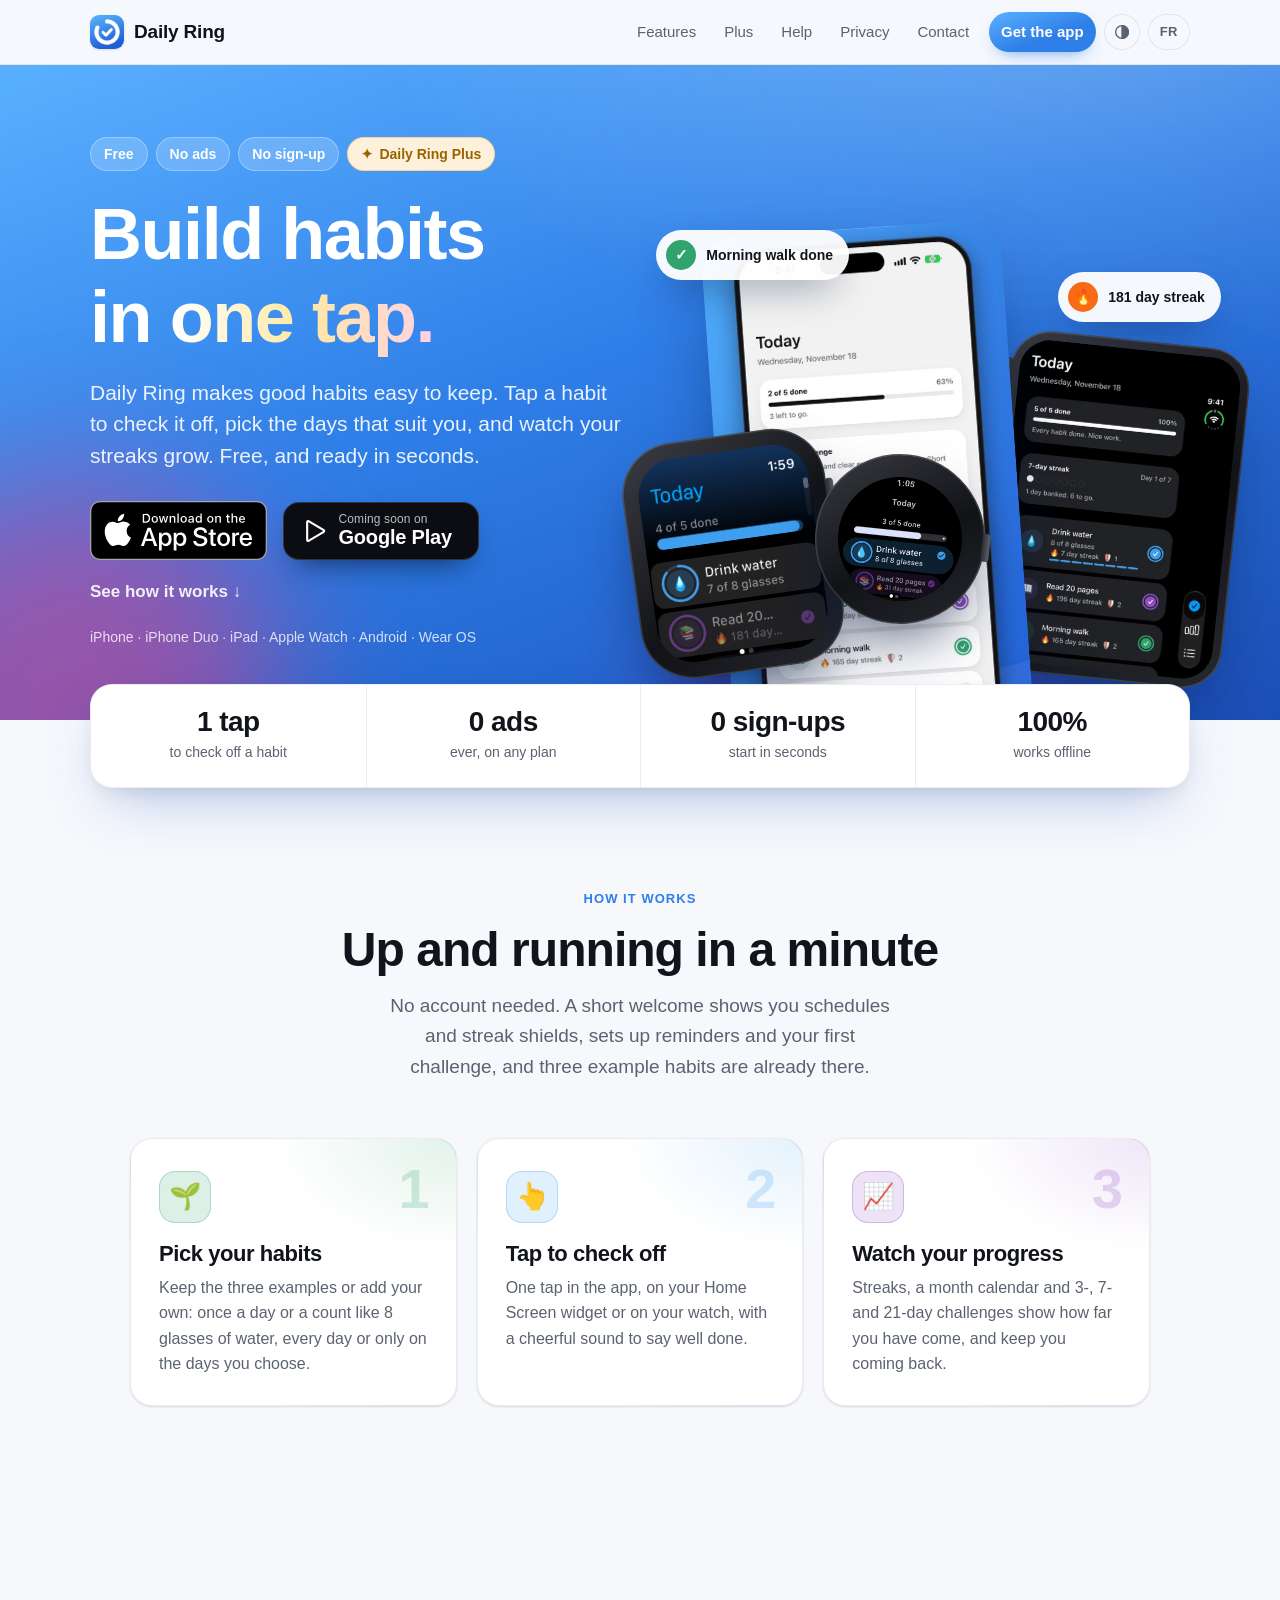
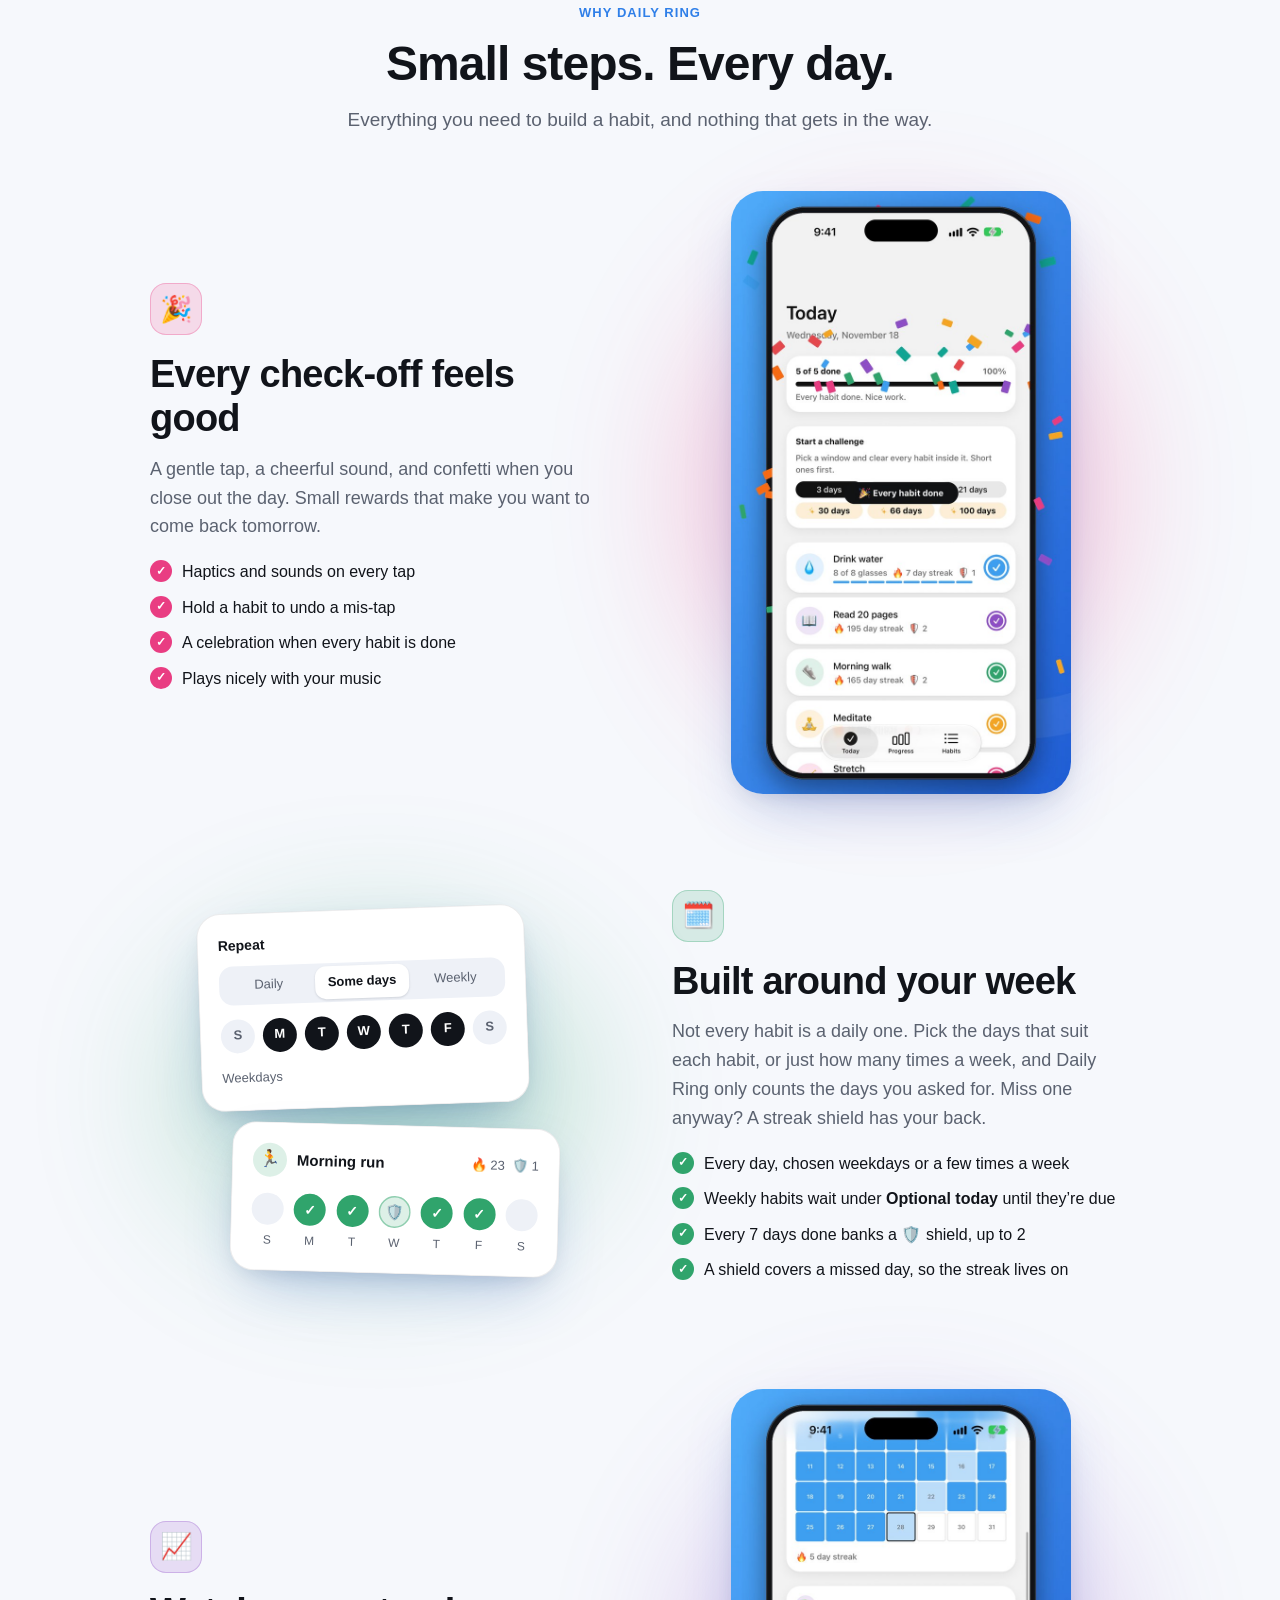
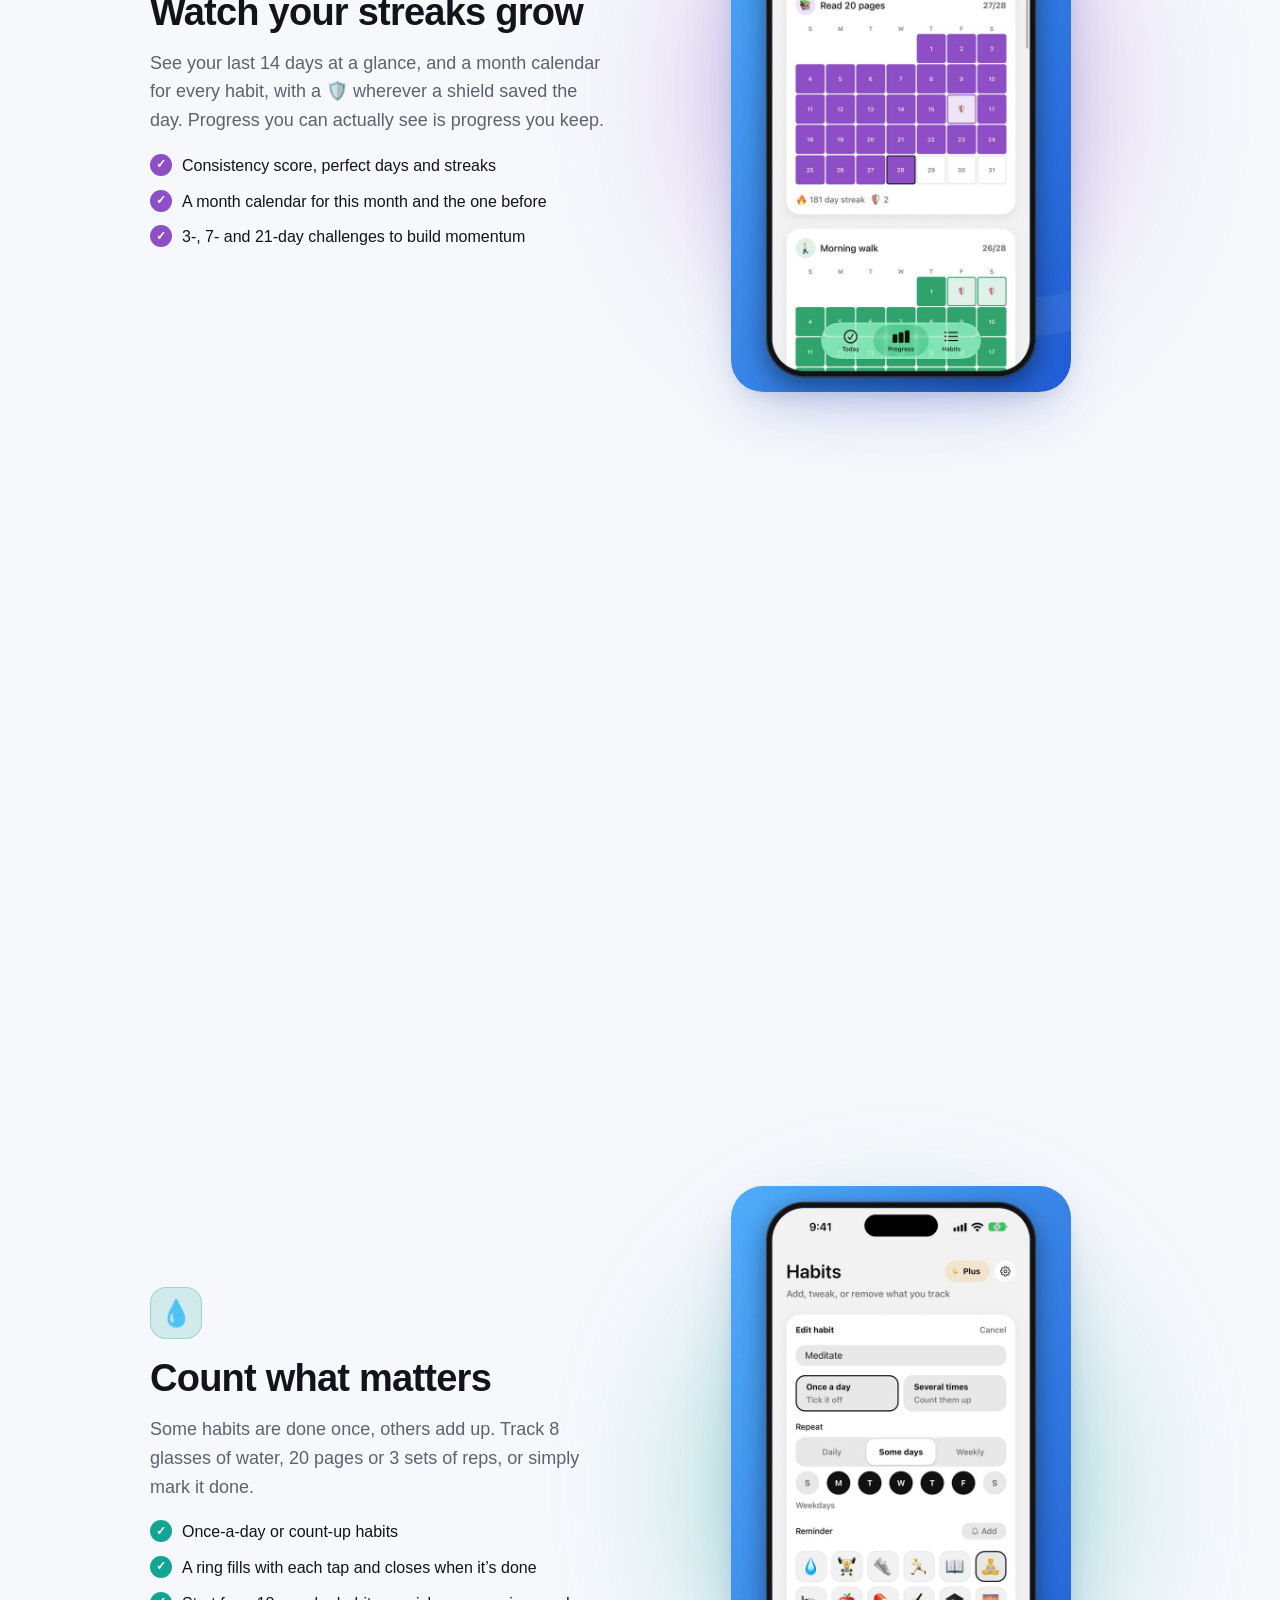
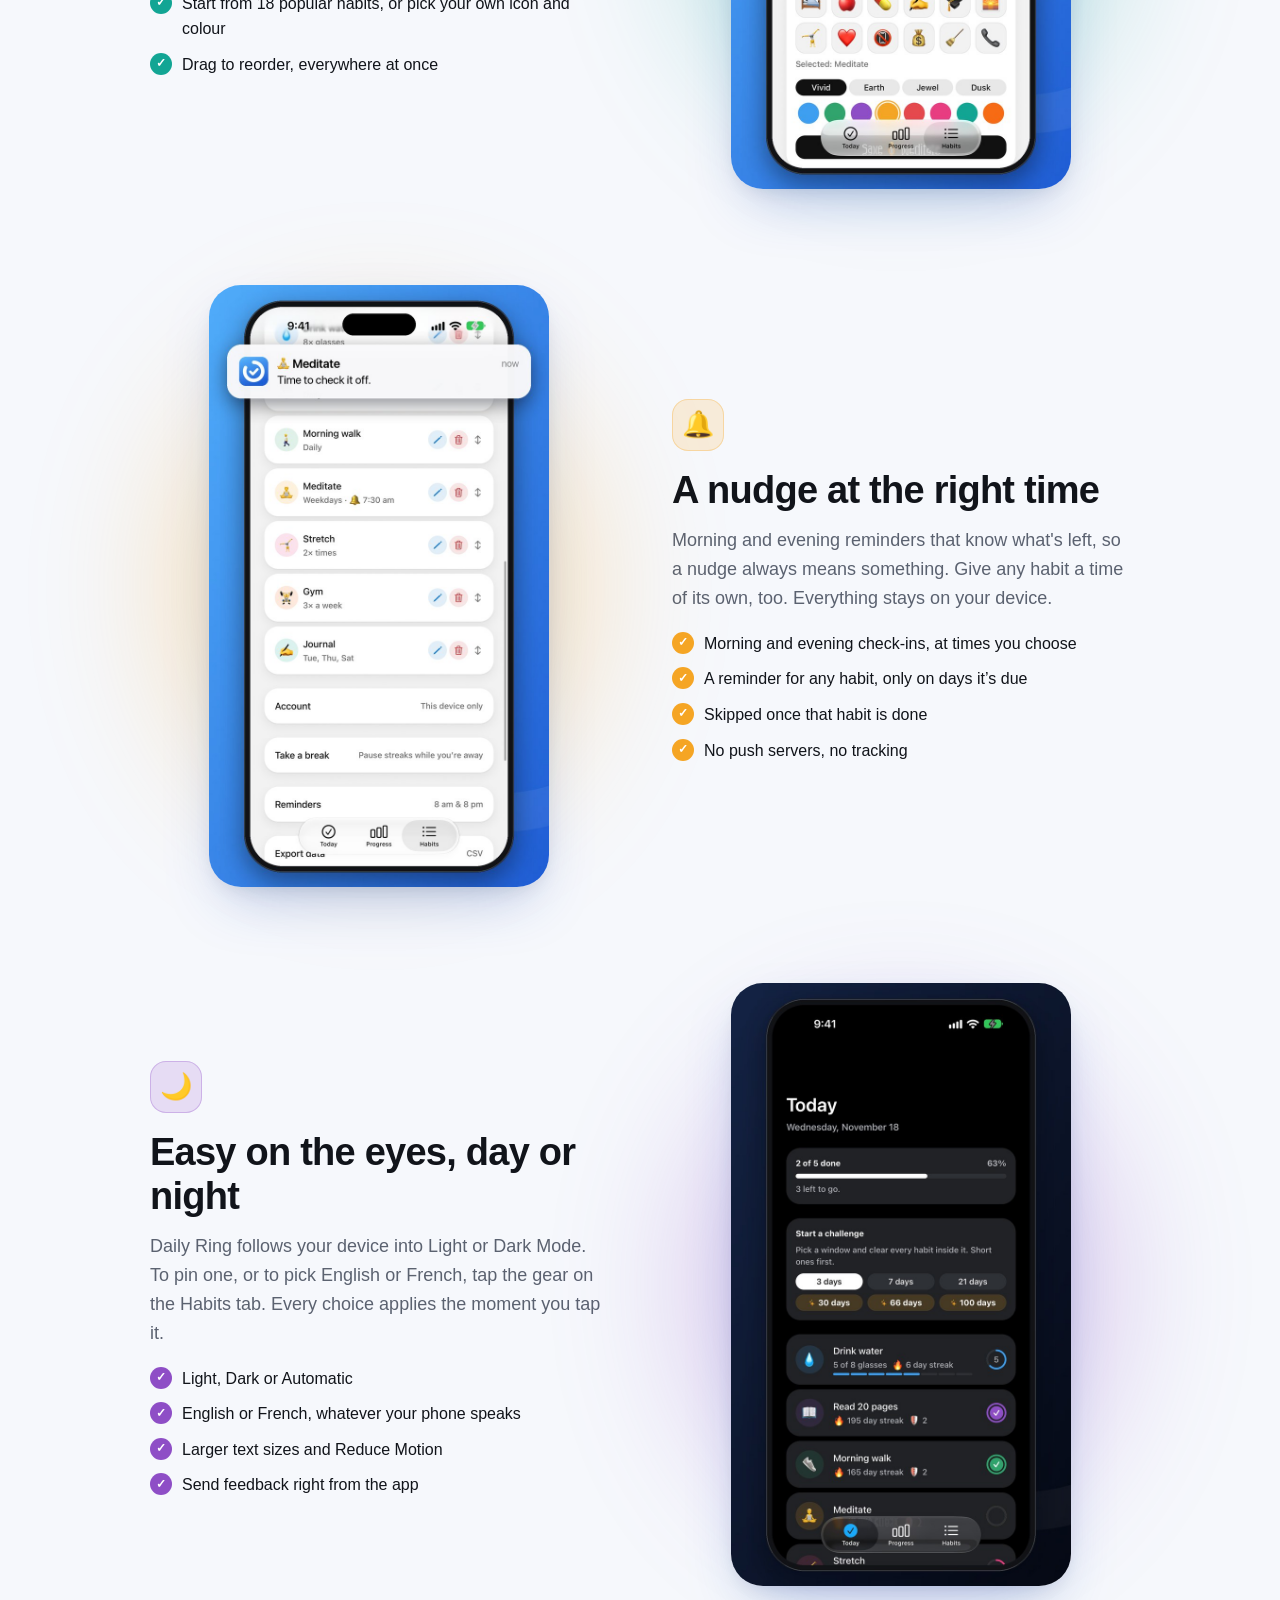
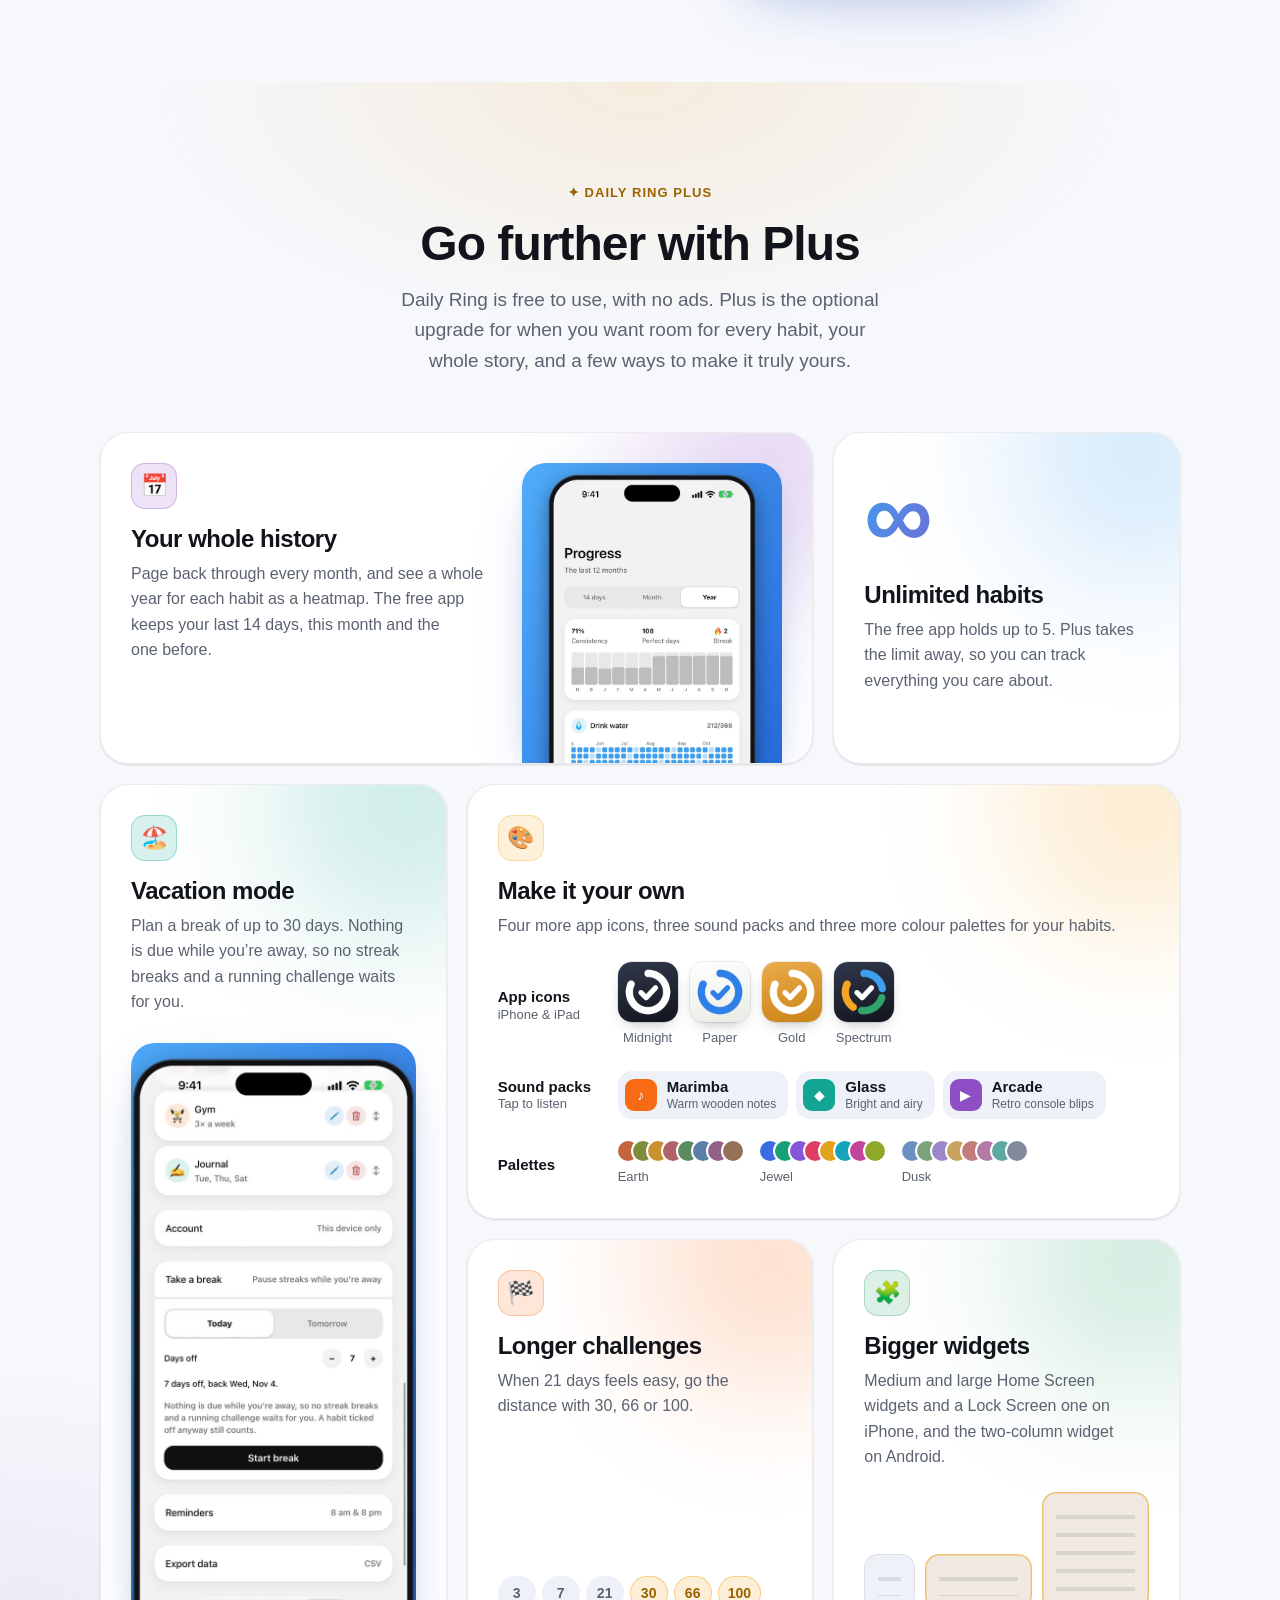
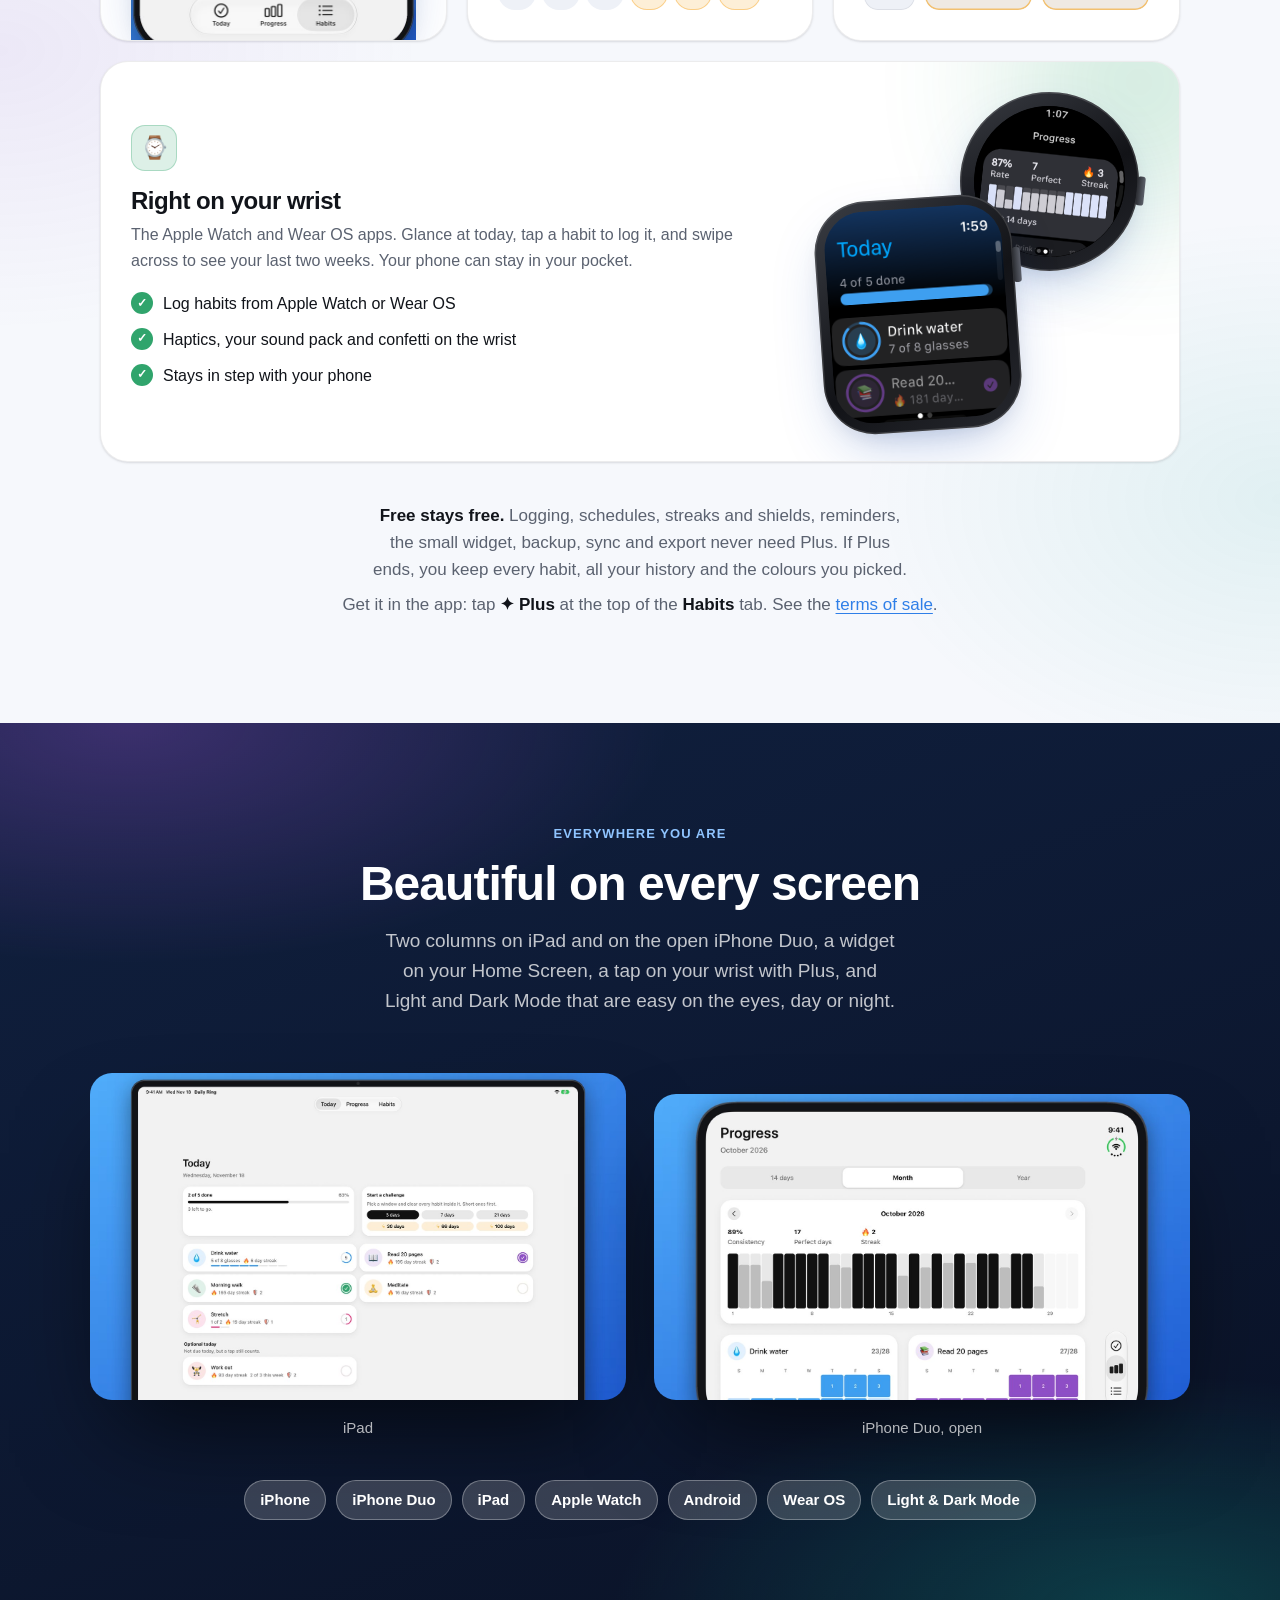
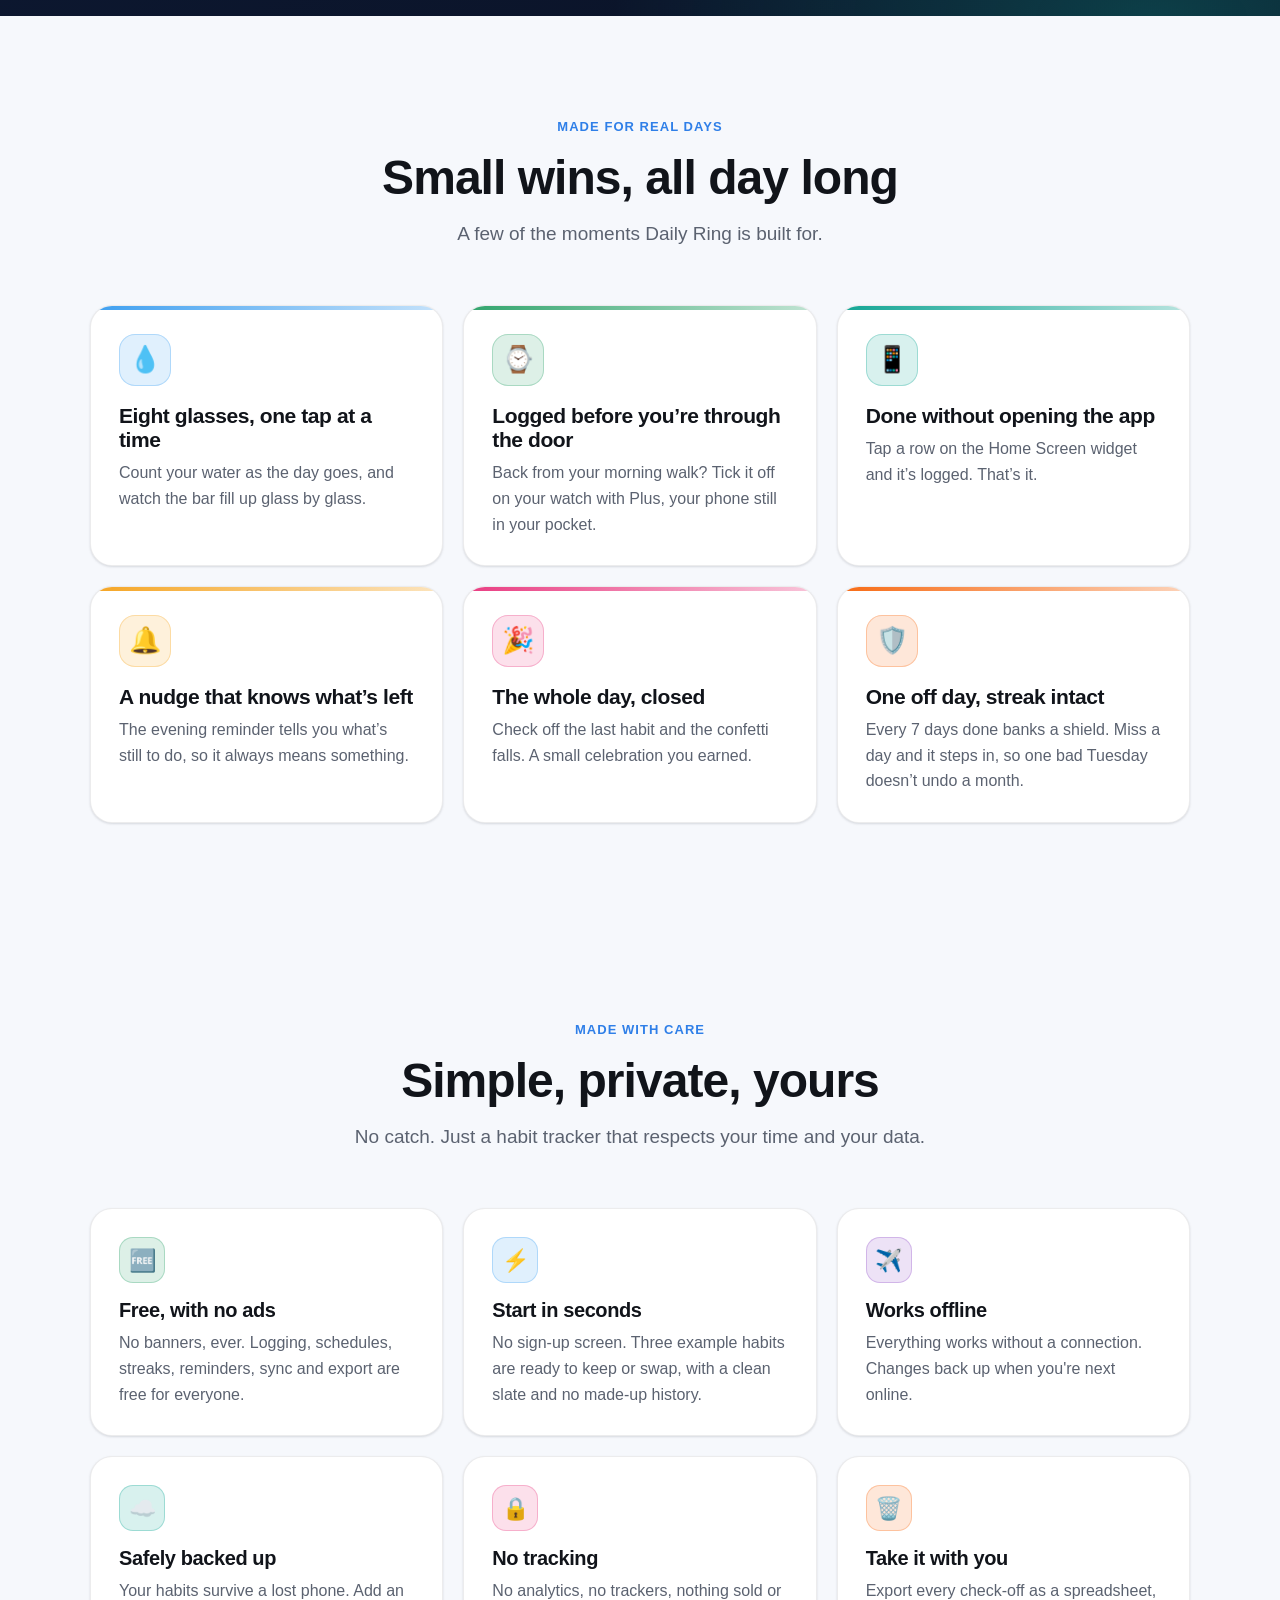
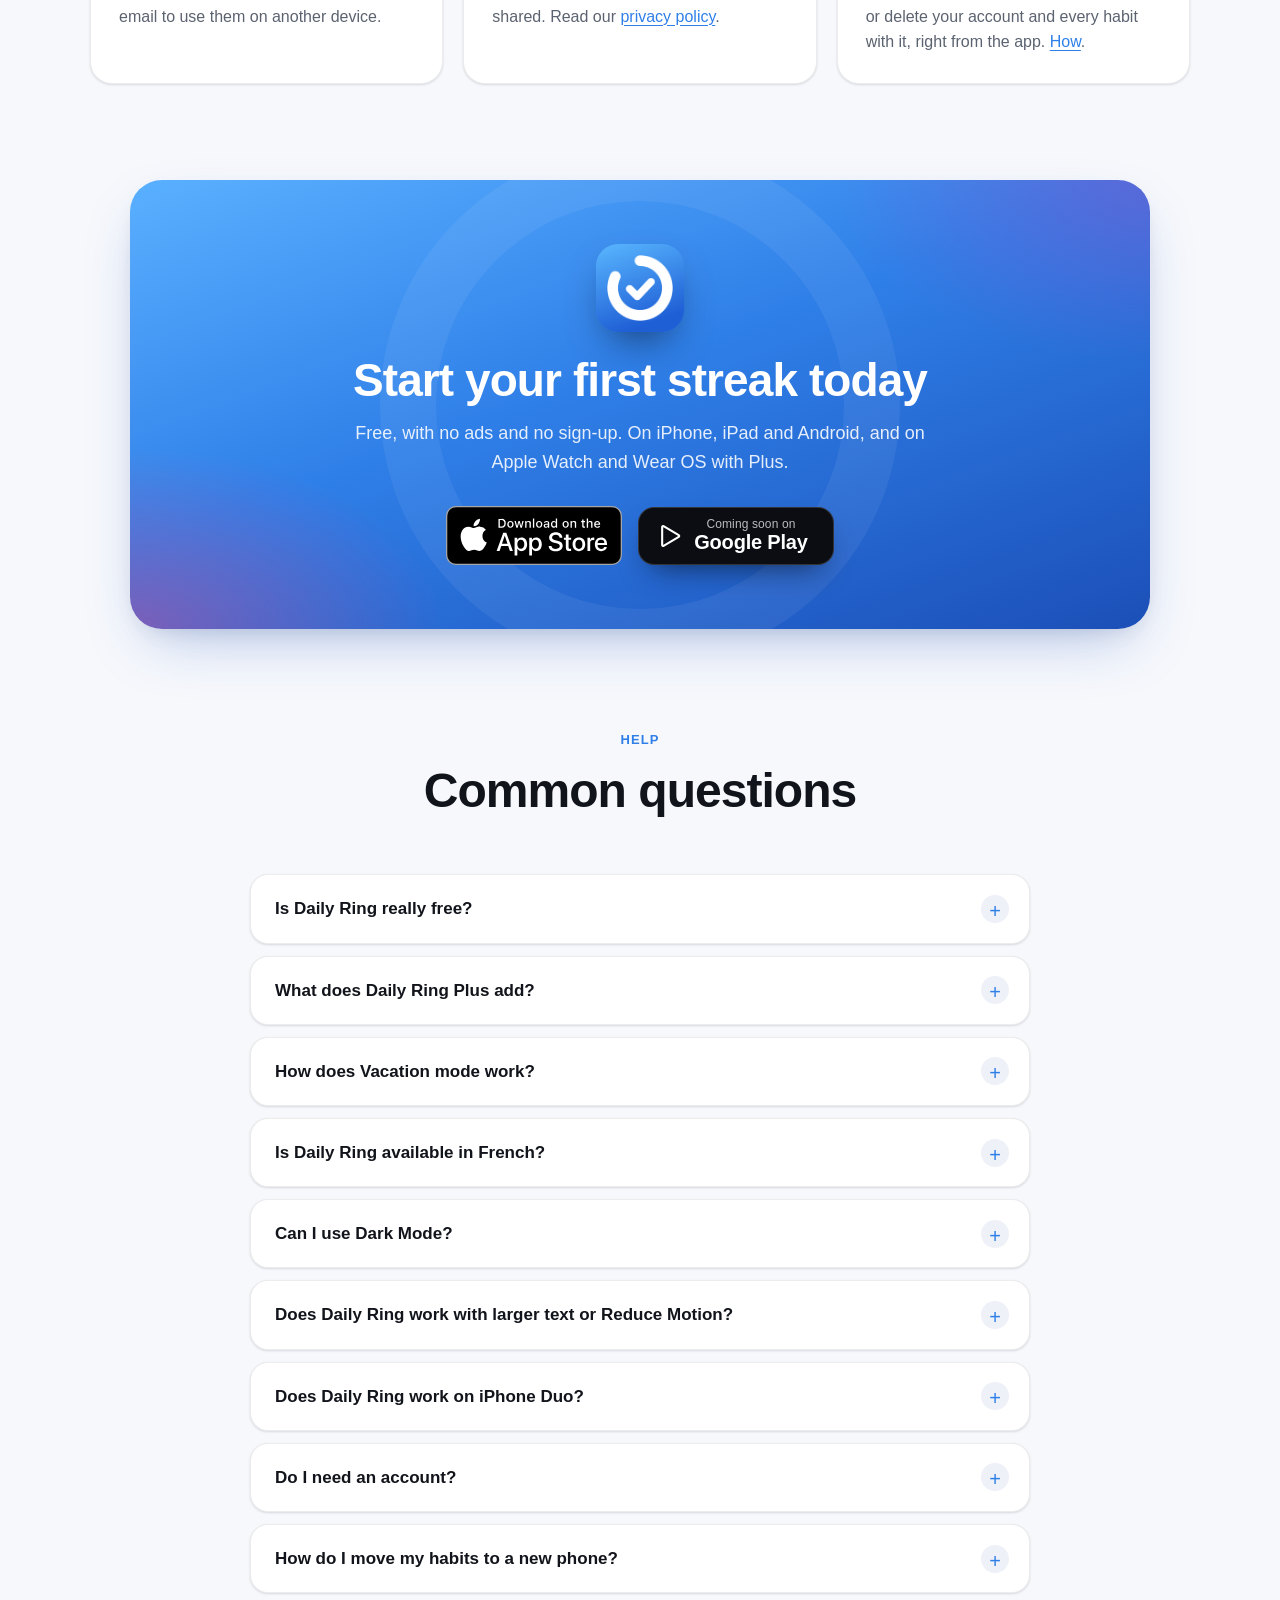
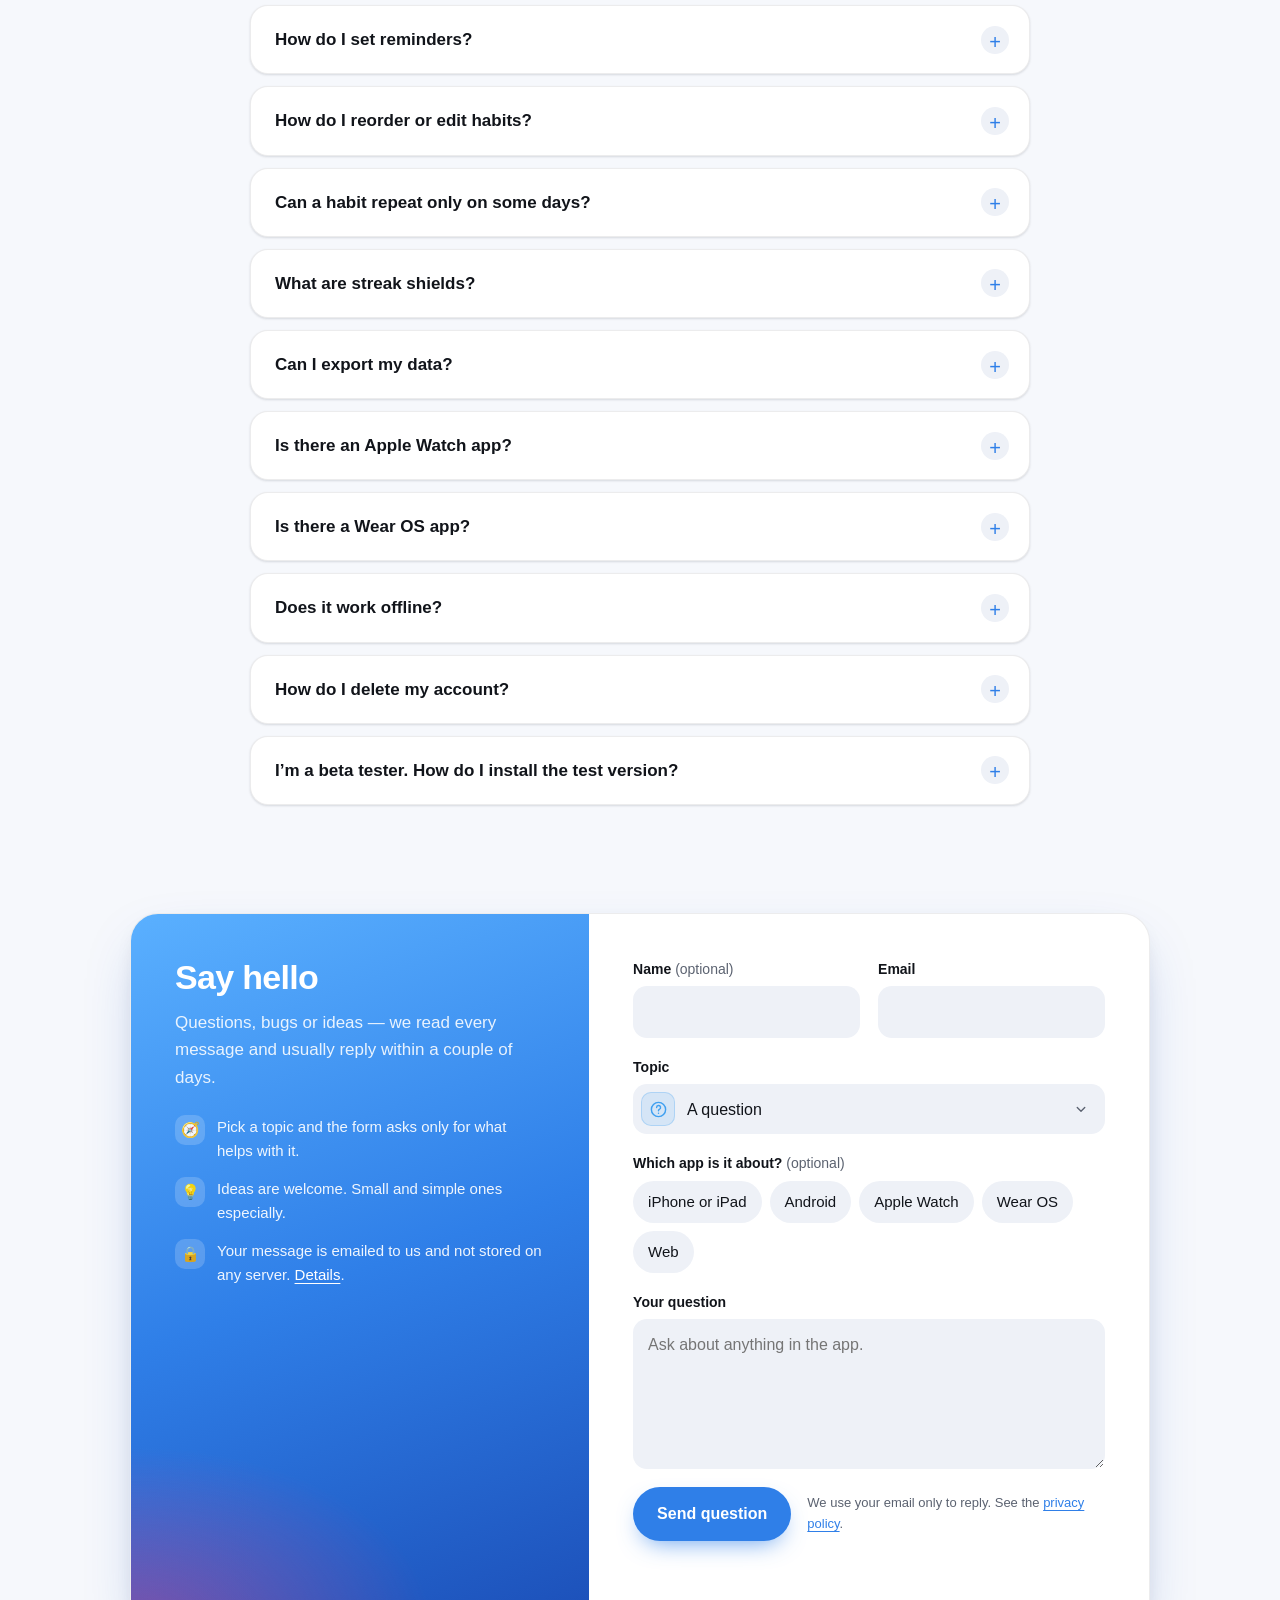
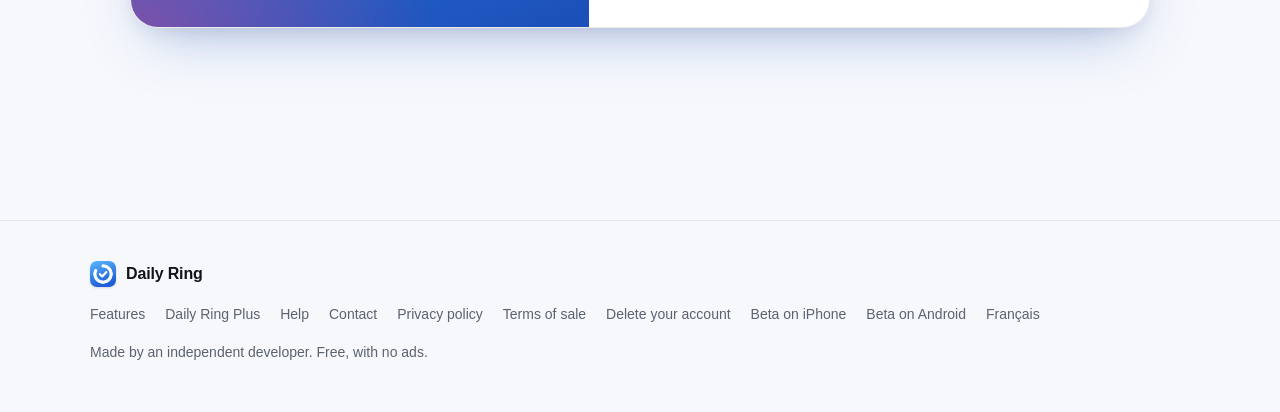
<file: index.html>
<!doctype html>
<html lang="en">
  <head>
    <meta charset="utf-8" />
    <meta name="viewport" content="width=device-width, initial-scale=1" />
    <title>Daily Ring · Build habits in one tap</title>
    <meta
      name="description"
      content="Daily Ring is a simple, free habit tracker with no ads and no sign-up. Tap a habit to check it off. Help, answers and contact."
    />
    <meta name="theme-color" content="#2f7fe8" />
    <script>
      // Before first paint, so a pinned theme never flashes the other one. site.js draws the switch.
      document.documentElement.classList.add('theme-js');
      try {
        var theme = localStorage.getItem('daily-ring-theme');
        if (theme === 'light' || theme === 'dark') document.documentElement.dataset.theme = theme;
      } catch (e) {}
    </script>
    <meta property="og:title" content="Daily Ring · Build habits in one tap" />
    <meta
      property="og:description"
      content="A simple, free habit tracker. No ads, no sign-up."
    />
    <meta property="og:image" content="https://dailyring.ca/images/og.jpg" />
    <meta property="og:image:width" content="1200" />
    <meta property="og:image:height" content="630" />
    <meta property="og:type" content="website" />
    <meta property="og:url" content="https://dailyring.ca/" />
    <meta name="twitter:card" content="summary_large_image" />
    <link rel="canonical" href="https://dailyring.ca/" />
    <script type="application/ld+json">
      {"@context": "https://schema.org", "@type": "MobileApplication", "name": "Daily Ring", "operatingSystem": "iOS, iPadOS, watchOS, Android, Wear OS", "applicationCategory": "HealthApplication", "description": "A simple, free habit tracker for iPhone, iPad, Apple Watch, Android and Wear OS. Tap a habit to check it off, set the days that suit you, keep your streaks going with streak shields and see your progress.", "inLanguage": ["en", "fr"], "offers": {"@type": "Offer", "price": "0", "priceCurrency": "USD"}, "url": "https://dailyring.ca/", "image": "https://dailyring.ca/images/og.jpg"}
    </script>
    <link rel="icon" href="icon.png" />
    <link rel="apple-touch-icon" href="icon.png" />
    <link rel="stylesheet" href="styles.css" />
    <link rel="alternate" hreflang="en" href="https://dailyring.ca/" />
    <link rel="alternate" hreflang="fr" href="https://dailyring.ca/fr/" />
    <link rel="alternate" hreflang="x-default" href="https://dailyring.ca/" />
    <script src="site.js" defer></script>
  </head>
  <body>
    <a class="skip" href="#main">Skip to content</a>

    <header class="site">
      <div class="container">
        <a class="brand" href="index.html"><img src="icon.png" alt="" /><span class="brand-name">Daily Ring</span></a>
        <nav aria-label="Main">
          <a class="nav-hide-sm" href="#features">Features</a>
          <a class="nav-hide-sm" href="#plus">Plus</a>
          <a class="nav-hide-sm" href="#faq">Help</a>
          <a class="nav-hide-xs" href="privacy.html">Privacy</a>
          <a class="nav-hide-sm" href="#contact">Contact</a>
          <a class="nav-cta" href="#download">Get the app</a>
          <button class="theme-toggle" type="button" aria-haspopup="menu" aria-expanded="false" aria-label="Theme"></button>
          <a class="lang" href="fr/index.html" hreflang="fr" lang="fr" title="Français">FR</a>
        </nav>
      </div>
    </header>

    <main id="main">
      <!-- Hero -->
      <section class="hero">
        <div class="container">
          <div class="hero-copy">
            <div class="pill-row">
              <span class="pill">Free</span>
              <span class="pill">No ads</span>
              <span class="pill">No sign-up</span>
              <a class="pill pill-plus" href="#plus"><span aria-hidden="true">✦</span> Daily Ring Plus</a>
            </div>
            <h1 style="margin-top: 22px">
              Build habits<br />in <span class="ring-word">one tap.</span>
            </h1>
            <p class="lede">
              Daily Ring makes good habits easy to keep. Tap a habit to check it off, pick the days
              that suit you, and watch your streaks grow. Free, and ready in seconds.
            </p>
            <div class="store-row" role="group" aria-label="Download Daily Ring">
              <a class="store-art" href="https://apps.apple.com/app/id6823733199">
                <img src="images/badges/app-store-en.svg" alt="Download on the App Store" />
              </a>
              <a class="store-badge is-soon" data-store="googlePlay" data-live="Get it on">
                <svg viewBox="0 0 24 24" aria-hidden="true"><path d="M7 4.2v15.6a.8.8 0 0 0 1.2.7l13-7.8a.8.8 0 0 0 0-1.4l-13-7.8A.8.8 0 0 0 7 4.2Z" fill="none" stroke="currentColor" stroke-width="1.8" stroke-linejoin="round" /></svg>
                <span><small>Coming soon on</small>Google Play</span>
              </a>
            </div>
            <a class="hero-more" href="#how">See how it works <span aria-hidden="true">↓</span></a>
            <p class="platforms">iPhone · iPhone Duo · iPad · Apple Watch · Android · Wear OS</p>
          </div>

          <div class="hero-art" aria-hidden="true">
            <div class="duo hero-duo">
              <img src="images/duo-folded.jpg" alt="" width="600" height="874" fetchpriority="high" />
            </div>
            <img
              class="phone phone-front"
              src="images/today.jpg"
              alt=""
              width="720"
              height="1276"
              fetchpriority="high"
            />
            <div class="watch hero-watch">
              <img src="images/watch-today.png" alt="" width="416" height="496" fetchpriority="high" />
            </div>
            <div class="wear hero-wear">
              <img src="images/wear-today.png" alt="" width="454" height="454" fetchpriority="high" />
            </div>
            <div class="float-chip chip-a">
              <span class="dot" style="background: var(--c-green)">✓</span>Morning walk done
            </div>
            <div class="float-chip chip-b">
              <span class="dot" style="background: var(--c-orange)">🔥</span>181 day streak
            </div>
          </div>
        </div>
      </section>

      <!-- Stats -->
      <div class="stats">
        <div class="container">
          <div class="stats-grid reveal">
            <div class="stat"><strong>1 tap</strong><span>to check off a habit</span></div>
            <div class="stat"><strong>0 ads</strong><span>ever, on any plan</span></div>
            <div class="stat"><strong>0 sign-ups</strong><span>start in seconds</span></div>
            <div class="stat"><strong>100%</strong><span>works offline</span></div>
          </div>
        </div>
      </div>

      <!-- How it works -->
      <section class="block how" id="how">
        <div class="container">
          <div class="section-head reveal">
            <span class="eyebrow">How it works</span>
            <h2>Up and running in a minute</h2>
            <p>No account needed. A short welcome shows you schedules and streak shields, sets up reminders and your first challenge, and three example habits are already there.</p>
          </div>
          <ol class="steps-row">
            <li class="step reveal" style="--accent: var(--c-green)">
              <span class="step-num" aria-hidden="true">1</span>
              <span class="icon-badge" aria-hidden="true">🌱</span>
              <h3>Pick your habits</h3>
              <p>Keep the three examples or add your own: once a day or a count like 8 glasses of water, every day or only on the days you choose.</p>
            </li>
            <li class="step reveal" style="--accent: var(--c-blue)">
              <span class="step-num" aria-hidden="true">2</span>
              <span class="icon-badge" aria-hidden="true">👆</span>
              <h3>Tap to check off</h3>
              <p>One tap in the app, on your Home Screen widget or on your watch, with a cheerful sound to say well done.</p>
            </li>
            <li class="step reveal" style="--accent: var(--c-purple)">
              <span class="step-num" aria-hidden="true">3</span>
              <span class="icon-badge" aria-hidden="true">📈</span>
              <h3>Watch your progress</h3>
              <p>Streaks, a month calendar and 3-, 7- and 21-day challenges show how far you have come, and keep you coming back.</p>
            </li>
          </ol>
        </div>
      </section>

      <!-- Features -->
      <section class="block" id="features">
        <div class="container">
          <div class="section-head reveal">
            <span class="eyebrow">Why Daily Ring</span>
            <h2>Small steps. Every day.</h2>
            <p>Everything you need to build a habit, and nothing that gets in the way.</p>
          </div>

          <div class="feature reveal" style="--accent: var(--c-pink)">
            <div class="feature-art">
              <img
                class="shot"
                src="images/confetti.jpg"
                alt="Today screen with every habit done and confetti falling"
                width="720"
                height="1276"
                loading="lazy"
              />
            </div>
            <div class="feature-copy">
              <span class="icon-badge">🎉</span>
              <h3>Every check-off feels good</h3>
              <p>
                A gentle tap, a cheerful sound, and confetti when you close out the day. Small
                rewards that make you want to come back tomorrow.
              </p>
              <ul class="ticks">
                <li>Haptics and sounds on every tap</li>
                <li>Hold a habit to undo a mis-tap</li>
                <li>A celebration when every habit is done</li>
                <li>Plays nicely with your music</li>
              </ul>
            </div>
          </div>

          <div class="feature reveal" id="schedules" style="--accent: var(--c-green)">
            <div class="feature-art">
              <div
                class="week-art"
                role="img"
                aria-label="A habit set to repeat on weekdays, and its week: done Monday, Tuesday, Thursday and Friday, Wednesday covered by a streak shield, and the weekend a rest day"
              >
                <div class="mini-card week-repeat">
                  <span class="mini-label">Repeat</span>
                  <div class="mini-seg"><span>Daily</span><span class="on">Some days</span><span>Weekly</span></div>
                  <div class="mini-days"><span>S</span><span class="on">M</span><span class="on">T</span><span class="on">W</span><span class="on">T</span><span class="on">F</span><span>S</span></div>
                  <span class="mini-note">Weekdays</span>
                </div>
                <div class="mini-card week-streak">
                  <div class="mini-head">
                    <span class="mini-habit"><span class="mini-emoji">🏃</span>Morning run</span>
                    <span class="mini-badges">🔥 23 &nbsp;🛡️ 1</span>
                  </div>
                  <div class="mini-marks"><span class="rest"><i></i>S</span><span class="done"><i>✓</i>M</span><span class="done"><i>✓</i>T</span><span class="shield"><i>🛡️</i>W</span><span class="done"><i>✓</i>T</span><span class="done"><i>✓</i>F</span><span class="rest"><i></i>S</span></div>
                </div>
              </div>
            </div>
            <div class="feature-copy">
              <span class="icon-badge">🗓️</span>
              <h3>Built around your week</h3>
              <p>
                Not every habit is a daily one. Pick the days that suit each habit, or just how many
                times a week, and Daily Ring only counts the days you asked for. Miss one anyway? A
                streak shield has your back.
              </p>
              <ul class="ticks">
                <li>Every day, chosen weekdays or a few times a week</li>
                <li>Weekly habits wait under <strong>Optional today</strong> until they’re due</li>
                <li>Every 7 days done banks a 🛡️ shield, up to 2</li>
                <li>A shield covers a missed day, so the streak lives on</li>
              </ul>
            </div>
          </div>

          <div class="feature reveal" style="--accent: var(--c-purple)">
            <div class="feature-art">
              <img
                class="shot"
                src="images/progress.jpg"
                alt="Progress screen with a month calendar for each habit, a missed day covered by a streak shield"
                width="720"
                height="1276"
                loading="lazy"
              />
            </div>
            <div class="feature-copy">
              <span class="icon-badge">📈</span>
              <h3>Watch your streaks grow</h3>
              <p>
                See your last 14 days at a glance, and a month calendar for every habit, with a 🛡️
                wherever a shield saved the day. Progress you can actually see is progress you keep.
              </p>
              <ul class="ticks">
                <li>Consistency score, perfect days and streaks</li>
                <li>A month calendar for this month and the one before</li>
                <li>3-, 7- and 21-day challenges to build momentum</li>
              </ul>
            </div>
          </div>

          <div class="feature reveal" style="--accent: var(--c-blue)">
            <div class="feature-art">
              <img
                class="shot"
                src="images/widget.jpg"
                alt="Home Screen with the medium Daily Ring widget showing today's habits"
                width="720"
                height="1276"
                loading="lazy"
              />
            </div>
            <div class="feature-copy">
              <span class="icon-badge">📱</span>
              <h3>Check off from your Home Screen</h3>
              <p>
                The interactive widget puts today's habits right where you look most. Tap a row to
                log it without even opening the app.
              </p>
              <ul class="ticks">
                <li>Interactive Home Screen widget</li>
                <li>Tap a row to log, no app launch</li>
                <li>On iPhone and Android</li>
                <li>The small widget is free; bigger sizes come with <a href="#plus">Plus</a></li>
              </ul>
            </div>
          </div>

          <div class="feature reveal" style="--accent: var(--c-teal)">
            <div class="feature-art">
              <img
                class="shot"
                src="images/schedule.jpg"
                alt="The habit form editing Meditate: once a day, on weekdays, with its icon and colour"
                width="720"
                height="1276"
                loading="lazy"
              />
            </div>
            <div class="feature-copy">
              <span class="icon-badge">💧</span>
              <h3>Count what matters</h3>
              <p>
                Some habits are done once, others add up. Track 8 glasses of water, 20 pages or 3
                sets of reps, or simply mark it done.
              </p>
              <ul class="ticks">
                <li>Once-a-day or count-up habits</li>
                <li>A ring fills with each tap and closes when it’s done</li>
                <li>Start from 18 popular habits, or pick your own icon and colour</li>
                <li>Drag to reorder, everywhere at once</li>
              </ul>
            </div>
          </div>

          <div class="feature reveal" style="--accent: var(--c-amber)">
            <div class="feature-art">
              <img
                class="shot"
                src="images/reminders.jpg"
                alt="A Daily Ring reminder banner for Meditate, over the list of habits and their schedules"
                width="720"
                height="1276"
                loading="lazy"
              />
            </div>
            <div class="feature-copy">
              <span class="icon-badge">🔔</span>
              <h3>A nudge at the right time</h3>
              <p>
                Morning and evening reminders that know what's left, so a nudge always means
                something. Give any habit a time of its own, too. Everything stays on your device.
              </p>
              <ul class="ticks">
                <li>Morning and evening check-ins, at times you choose</li>
                <li>A reminder for any habit, only on days it’s due</li>
                <li>Skipped once that habit is done</li>
                <li>No push servers, no tracking</li>
              </ul>
            </div>
          </div>

          <div class="feature reveal" style="--accent: var(--c-purple)">
            <div class="feature-art">
              <img
                class="shot"
                src="images/dark.jpg"
                alt="The Today screen in Dark Mode"
                width="720"
                height="1276"
                loading="lazy"
              />
            </div>
            <div class="feature-copy">
              <span class="icon-badge">🌙</span>
              <h3>Easy on the eyes, day or night</h3>
              <p>
                Daily Ring follows your device into Light or Dark Mode. To pin one, or to pick English
                or French, tap the gear on the Habits tab. Every choice applies the moment you tap it.
              </p>
              <ul class="ticks">
                <li>Light, Dark or Automatic</li>
                <li>English or French, whatever your phone speaks</li>
                <li>Larger text sizes and Reduce Motion</li>
                <li>Send feedback right from the app</li>
              </ul>
            </div>
          </div>
        </div>
      </section>

      <!-- Plus: the optional upgrade. No prices here; the app's upgrade sheet shows the store's. -->
      <section class="block plus" id="plus">
        <div class="container">
          <div class="section-head reveal">
            <span class="eyebrow plus-eyebrow"><span aria-hidden="true">✦</span> Daily Ring Plus</span>
            <h2>Go further with Plus</h2>
            <p>
              Daily Ring is free to use, with no ads. Plus is the optional upgrade for when you want
              room for every habit, your whole story, and a few ways to make it truly yours.
            </p>
          </div>

          <div class="plus-grid">
            <article class="plus-tile plus-split span-2 reveal" style="--accent: var(--c-purple)">
              <div class="plus-copy">
                <span class="icon-badge" aria-hidden="true">📅</span>
                <h3>Your whole history</h3>
                <p>
                  Page back through every month, and see a whole year for each habit as a heatmap.
                  The free app keeps your last 14 days, this month and the one before.
                </p>
              </div>
              <div class="plus-peek">
                <img
                  src="images/year.jpg"
                  alt="Progress in the Year view: consistency by month, and a year heatmap for each habit"
                  width="720"
                  height="1276"
                  loading="lazy"
                />
              </div>
            </article>

            <article class="plus-tile reveal" style="--accent: var(--c-blue)">
              <span class="plus-figure" aria-hidden="true">∞</span>
              <h3>Unlimited habits</h3>
              <p>
                The free app holds up to 5. Plus takes the limit away, so you can track everything
                you care about.
              </p>
            </article>

            <article class="plus-tile plus-split plus-tall reveal" style="--accent: var(--c-teal)">
              <div class="plus-copy">
                <span class="icon-badge" aria-hidden="true">🏖️</span>
                <h3>Vacation mode</h3>
                <p>
                  Plan a break of up to 30 days. Nothing is due while you’re away, so no streak
                  breaks and a running challenge waits for you.
                </p>
              </div>
              <div class="plus-peek">
                <img
                  src="images/break.jpg"
                  alt="The Take a break panel on the Habits tab: 7 days off from today, and a Start break button"
                  width="720"
                  height="1276"
                  loading="lazy"
                />
              </div>
            </article>

            <article class="plus-tile span-2 reveal" style="--accent: var(--c-amber)">
              <span class="icon-badge" aria-hidden="true">🎨</span>
              <h3>Make it your own</h3>
              <p>Four more app icons, three sound packs and three more colour palettes for your habits.</p>
              <div class="style-rows">
                <div class="style-row">
                  <span class="style-label">App icons <small>iPhone &amp; iPad</small></span>
                  <ul class="app-icons">
                    <li><img src="images/icons/midnight.png" alt="" width="180" height="180" loading="lazy" />Midnight</li>
                    <li><img src="images/icons/paper.png" alt="" width="180" height="180" loading="lazy" />Paper</li>
                    <li><img src="images/icons/gold.png" alt="" width="180" height="180" loading="lazy" />Gold</li>
                    <li><img src="images/icons/spectrum.png" alt="" width="180" height="180" loading="lazy" />Spectrum</li>
                  </ul>
                </div>
                <div class="style-row">
                  <span class="style-label">Sound packs <small>Tap to listen</small></span>
                  <ul class="sound-packs">
                    <li><button type="button" data-sound="audio/marimba.mp3" aria-pressed="false" style="--tone: var(--c-orange)"><span class="sound-icon" aria-hidden="true">♪</span><span><strong>Marimba</strong><small>Warm wooden notes</small></span></button></li>
                    <li><button type="button" data-sound="audio/glass.mp3" aria-pressed="false" style="--tone: var(--c-teal)"><span class="sound-icon" aria-hidden="true">◆</span><span><strong>Glass</strong><small>Bright and airy</small></span></button></li>
                    <li><button type="button" data-sound="audio/arcade.mp3" aria-pressed="false" style="--tone: var(--c-purple)"><span class="sound-icon" aria-hidden="true">▶</span><span><strong>Arcade</strong><small>Retro console blips</small></span></button></li>
                  </ul>
                </div>
                <div class="style-row">
                  <span class="style-label">Palettes</span>
                  <ul class="palettes">
                    <li><span class="swatches" aria-hidden="true"><i style="background: #c2643c"></i><i style="background: #7e8c3b"></i><i style="background: #c8912e"></i><i style="background: #b0646a"></i><i style="background: #5c8a5f"></i><i style="background: #5b7fa6"></i><i style="background: #946189"></i><i style="background: #957257"></i></span>Earth</li>
                    <li><span class="swatches" aria-hidden="true"><i style="background: #3a6be0"></i><i style="background: #17a076"></i><i style="background: #8456da"></i><i style="background: #de3e62"></i><i style="background: #e2a21c"></i><i style="background: #16a3bc"></i><i style="background: #c2459a"></i><i style="background: #8fa82a"></i></span>Jewel</li>
                    <li><span class="swatches" aria-hidden="true"><i style="background: #6c8fc2"></i><i style="background: #7ca27a"></i><i style="background: #9c88c8"></i><i style="background: #c7a35f"></i><i style="background: #c27c7c"></i><i style="background: #b27ba5"></i><i style="background: #5ea8a0"></i><i style="background: #828b9b"></i></span>Dusk</li>
                  </ul>
                </div>
              </div>
            </article>

            <article class="plus-tile reveal" style="--accent: var(--c-orange)">
              <span class="icon-badge" aria-hidden="true">🏁</span>
              <h3>Longer challenges</h3>
              <p>When 21 days feels easy, go the distance with 30, 66 or 100.</p>
              <div class="day-chips" aria-hidden="true">
                <span>3</span><span>7</span><span>21</span><span class="is-plus">30</span><span class="is-plus">66</span><span class="is-plus">100</span>
              </div>
            </article>

            <article class="plus-tile plus-widgets reveal" style="--accent: var(--c-green)">
              <span class="icon-badge" aria-hidden="true">🧩</span>
              <h3>Bigger widgets</h3>
              <p>
                Medium and large Home Screen widgets and a Lock Screen one on iPhone, and the
                two-column widget on Android.
              </p>
              <div class="widget-sizes" aria-hidden="true">
                <span class="ws ws-s"></span><span class="ws ws-m is-plus"></span><span class="ws ws-l is-plus"></span>
              </div>
            </article>

            <article class="plus-tile plus-split plus-wrist span-3 reveal" id="apple-watch" style="--accent: var(--c-green)">
              <div class="plus-copy">
                <span class="icon-badge" aria-hidden="true">⌚️</span>
                <h3>Right on your wrist</h3>
                <p>
                  The Apple Watch and Wear OS apps. Glance at today, tap a habit to log it, and
                  swipe across to see your last two weeks. Your phone can stay in your pocket.
                </p>
                <ul class="ticks">
                  <li>Log habits from Apple Watch or Wear OS</li>
                  <li>Haptics, your sound pack and confetti on the wrist</li>
                  <li>Stays in step with your phone</li>
                </ul>
              </div>
              <div class="watch-pair">
                <div class="wear wear-back">
                  <img
                    src="images/wear-progress.png"
                    alt="Daily Ring on Wear OS: the Progress page with the last 14 days"
                    width="454"
                    height="454"
                    loading="lazy"
                  />
                </div>
                <div class="watch watch-front">
                  <img
                    src="images/watch-today.png"
                    alt="Daily Ring on Apple Watch: today's habits, 4 of 5 done"
                    width="416"
                    height="496"
                    loading="lazy"
                  />
                </div>
              </div>
            </article>
          </div>

          <div class="plus-promise reveal">
            <p>
              <strong>Free stays free.</strong> Logging, schedules, streaks and shields, reminders,
              the small widget, backup, sync and export never need Plus. If Plus ends, you keep every
              habit, all your history and the colours you picked.
            </p>
            <p class="plus-how">
              Get it in the app: tap <strong><span aria-hidden="true">✦</span> Plus</strong> at the
              top of the <strong>Habits</strong> tab. See the <a href="terms.html">terms of sale</a>.
            </p>
          </div>
        </div>
      </section>

      <!-- iPad band -->
      <section class="block band">
        <div class="container">
          <div class="section-head reveal">
            <span class="eyebrow">Everywhere you are</span>
            <h2>Beautiful on every screen</h2>
            <p>
              Two columns on iPad and on the open iPhone Duo, a widget on your Home Screen, a tap on
              your wrist with Plus, and Light and Dark Mode that are easy on the eyes, day or night.
            </p>
          </div>
          <div class="screens reveal">
            <figure>
              <img
                src="images/ipad.jpg"
                alt="Daily Ring on iPad with habits laid out in two columns"
                width="1500"
                height="915"
                loading="lazy"
              />
              <figcaption>iPad</figcaption>
            </figure>
            <figure>
              <img
                src="images/duo.jpg"
                alt="Daily Ring on the open iPhone Duo: Progress, with this month and each habit's calendar side by side"
                width="1500"
                height="855"
                loading="lazy"
              />
              <figcaption>iPhone Duo, open</figcaption>
            </figure>
          </div>
          <div class="device-row reveal">
            <span class="pill">iPhone</span>
            <span class="pill">iPhone Duo</span>
            <span class="pill">iPad</span>
            <span class="pill">Apple Watch</span>
            <span class="pill">Android</span>
            <span class="pill">Wear OS</span>
            <span class="pill">Light &amp; Dark Mode</span>
          </div>
        </div>
      </section>

      <!-- Moments: what a day with the app looks like. Product moments, not quotes. -->
      <section class="block">
        <div class="container">
          <div class="section-head reveal">
            <span class="eyebrow">Made for real days</span>
            <h2>Small wins, all day long</h2>
            <p>A few of the moments Daily Ring is built for.</p>
          </div>
          <ul class="moments">
            <li class="moment reveal" style="--accent: var(--c-blue)">
              <span class="icon-badge" aria-hidden="true">💧</span>
              <h3>Eight glasses, one tap at a time</h3>
              <p>Count your water as the day goes, and watch the bar fill up glass by glass.</p>
            </li>
            <li class="moment reveal" style="--accent: var(--c-green)">
              <span class="icon-badge" aria-hidden="true">⌚️</span>
              <h3>Logged before you’re through the door</h3>
              <p>Back from your morning walk? Tick it off on your watch with Plus, your phone still in your pocket.</p>
            </li>
            <li class="moment reveal" style="--accent: var(--c-teal)">
              <span class="icon-badge" aria-hidden="true">📱</span>
              <h3>Done without opening the app</h3>
              <p>Tap a row on the Home Screen widget and it’s logged. That’s it.</p>
            </li>
            <li class="moment reveal" style="--accent: var(--c-amber)">
              <span class="icon-badge" aria-hidden="true">🔔</span>
              <h3>A nudge that knows what’s left</h3>
              <p>The evening reminder tells you what’s still to do, so it always means something.</p>
            </li>
            <li class="moment reveal" style="--accent: var(--c-pink)">
              <span class="icon-badge" aria-hidden="true">🎉</span>
              <h3>The whole day, closed</h3>
              <p>Check off the last habit and the confetti falls. A small celebration you earned.</p>
            </li>
            <li class="moment reveal" style="--accent: var(--c-orange)">
              <span class="icon-badge" aria-hidden="true">🛡️</span>
              <h3>One off day, streak intact</h3>
              <p>Every 7 days done banks a shield. Miss a day and it steps in, so one bad Tuesday doesn’t undo a month.</p>
            </li>
          </ul>
        </div>
      </section>

      <!-- Values -->
      <section class="block">
        <div class="container">
          <div class="section-head reveal">
            <span class="eyebrow">Made with care</span>
            <h2>Simple, private, yours</h2>
            <p>No catch. Just a habit tracker that respects your time and your data.</p>
          </div>
          <div class="cards">
            <div class="value reveal" style="--accent: var(--c-green)">
              <span class="icon-badge">🆓</span>
              <h3>Free, with no ads</h3>
              <p>No banners, ever. Logging, schedules, streaks, reminders, sync and export are free for everyone.</p>
            </div>
            <div class="value reveal" style="--accent: var(--c-blue)">
              <span class="icon-badge">⚡️</span>
              <h3>Start in seconds</h3>
              <p>
                No sign-up screen. Three example habits are ready to keep or swap, with a clean slate
                and no made-up history.
              </p>
            </div>
            <div class="value reveal" style="--accent: var(--c-purple)">
              <span class="icon-badge">✈️</span>
              <h3>Works offline</h3>
              <p>Everything works without a connection. Changes back up when you're next online.</p>
            </div>
            <div class="value reveal" style="--accent: var(--c-teal)">
              <span class="icon-badge">☁️</span>
              <h3>Safely backed up</h3>
              <p>Your habits survive a lost phone. Add an email to use them on another device.</p>
            </div>
            <div class="value reveal" style="--accent: var(--c-pink)">
              <span class="icon-badge">🔒</span>
              <h3>No tracking</h3>
              <p>
                No analytics, no trackers, nothing sold or shared. Read our
                <a href="privacy.html">privacy policy</a>.
              </p>
            </div>
            <div class="value reveal" style="--accent: var(--c-orange)">
              <span class="icon-badge">🗑️</span>
              <h3>Take it with you</h3>
              <p>
                Export every check-off as a spreadsheet, or delete your account and every habit with
                it, right from the app. <a href="delete-account.html">How</a>.
              </p>
            </div>
          </div>
        </div>
      </section>

      <!-- Reviews: filled by site.js from REVIEWS, and hidden while there are none. -->
      <section class="block" id="reviews" style="padding-top: 0" hidden>
        <div class="container">
          <div class="section-head reveal">
            <span class="eyebrow">Reviews</span>
            <h2>What people are saying</h2>
          </div>
          <ul class="reviews"></ul>
        </div>
      </section>

      <!-- Download -->
      <section class="block" id="download" style="padding-top: 0">
        <div class="container">
          <div class="cta reveal">
            <img class="cta-icon" src="icon.png" alt="" width="96" height="96" loading="lazy" />
            <h2>Start your first streak today</h2>
            <p>Free, with no ads and no sign-up. On iPhone, iPad and Android, and on Apple Watch and Wear OS with Plus.</p>
            <div class="store-row" role="group" aria-label="Download Daily Ring">
              <a class="store-art" href="https://apps.apple.com/app/id6823733199">
                <img src="images/badges/app-store-en.svg" alt="Download on the App Store" />
              </a>
              <a class="store-badge is-soon" data-store="googlePlay" data-live="Get it on">
                <svg viewBox="0 0 24 24" aria-hidden="true"><path d="M7 4.2v15.6a.8.8 0 0 0 1.2.7l13-7.8a.8.8 0 0 0 0-1.4l-13-7.8A.8.8 0 0 0 7 4.2Z" fill="none" stroke="currentColor" stroke-width="1.8" stroke-linejoin="round" /></svg>
                <span><small>Coming soon on</small>Google Play</span>
              </a>
            </div>
          </div>
        </div>
      </section>

      <!-- FAQ -->
      <section class="block" id="faq" style="padding-top: 0">
        <div class="container">
          <div class="section-head reveal">
            <span class="eyebrow">Help</span>
            <h2>Common questions</h2>
          </div>
          <div class="faq reveal">
            <details>
              <summary>Is Daily Ring really free?</summary>
              <p>
                Yes. Logging, schedules, streaks and shields, reminders, the small widget, backup and sync,
                and CSV export are free for everyone, with no ads and no sign-up. Daily Ring Plus is
                an optional upgrade on top.
              </p>
            </details>
            <details>
              <summary>What does Daily Ring Plus add?</summary>
              <p>
                Unlimited habits (the free app keeps up to 5), your whole history (every month and
                the year at a glance), 30-, 66- and 100-day challenges, Vacation mode to pause your
                streaks while you are away, bigger widgets (and a Lock Screen widget on iPhone),
                sound packs, colour palettes for your habits, four more app icons on iPhone and iPad,
                and the Apple Watch and Wear OS apps. <a href="#plus">See them all</a>. You get it in
                the app, through the App Store or Google Play. If Plus ends, you keep every habit,
                all your history and your colours; see the <a href="terms.html">terms of sale</a>.
              </p>
            </details>
            <details>
              <summary>How does Vacation mode work?</summary>
              <p>
                On the <strong>Habits</strong> tab, open <strong>Take a break</strong>, choose
                <strong>Today</strong> or <strong>Tomorrow</strong> and how many days off, up to 30,
                then tap <strong>Start break</strong>. Nothing is due while you are away, so no
                streak breaks and a running challenge waits for you; a habit you tick off anyway
                still counts. You can end a break early at any time. Starting one needs Daily Ring
                Plus; ending one never does.
              </p>
            </details>
            <details>
              <summary>Is Daily Ring available in French?</summary>
              <p>
                Yes. Daily Ring follows your device’s language: French if your phone is set to
                French, English otherwise. To choose a language in the app itself, tap the gear on
                the <strong>Habits</strong> tab and pick one under <strong>Language</strong>. The
                widget and the watch apps keep following your device’s language; to change it
                for Daily Ring alone, go to <strong>Settings → Daily Ring → Language</strong> on
                iPhone, or to App languages on Android 13 and later.
              </p>
            </details>
            <details>
              <summary>Can I use Dark Mode?</summary>
              <p>
                Yes. Daily Ring follows your device’s appearance by default. To set it for Daily Ring
                alone, tap the gear on the <strong>Habits</strong> tab and choose
                <strong>Light</strong>, <strong>Dark</strong> or <strong>Automatic</strong> under
                <strong>Appearance</strong>.
              </p>
            </details>
            <details>
              <summary>Does Daily Ring work with larger text or Reduce Motion?</summary>
              <p>
                Yes. Daily Ring follows your device’s text size, up to the largest accessibility
                sizes: text grows to twice its size, and anything side by side stacks so no word is
                cut in half. With <strong>Reduce Motion</strong> on (or
                <strong>Remove animations</strong> on Android), the confetti is left out, the
                celebration fades in rather than bouncing, and the opening screen stays still. The
                Apple Watch app skips its confetti too.
              </p>
            </details>
            <details>
              <summary>Does Daily Ring work on iPhone Duo?</summary>
              <p>
                Yes. Folded, it looks just like it does on any iPhone. Open it, and Today, Progress
                and Habits spread into two columns, the same way they do on iPad.
              </p>
            </details>
            <details>
              <summary>Do I need an account?</summary>
              <p>
                No. The app backs up your habits to an anonymous account automatically. To use the
                same habits on another device, or to keep them after changing phones, add an email
                in
                <strong>Habits → Account</strong>.
              </p>
            </details>
            <details>
              <summary>How do I move my habits to a new phone?</summary>
              <p>
                On your old phone, add an email in <strong>Habits → Account</strong>. On the new
                phone, open the same screen and sign in with that email and password.
              </p>
            </details>
            <details>
              <summary>How do I set reminders?</summary>
              <p>
                Go to <strong>Habits → Reminders</strong>, turn them on and pick the times. For a
                reminder about one habit, tap <strong>Edit</strong> on it and add a time under
                <strong>Reminder</strong>; it only rings on days the habit is due, and not once it’s
                done. Reminders stay on your device, so allow notifications for Daily Ring in your
                phone’s settings.
              </p>
            </details>
            <details>
              <summary>How do I reorder or edit habits?</summary>
              <p>
                On the <strong>Habits</strong> tab, touch and hold a habit, then drag it. The new
                order appears on every screen. Tap <strong>Edit</strong> on a habit to change its name,
                icon, colour, daily target or schedule, or to switch it between <strong>Once a day</strong> and
                <strong>Several times</strong>. Tapped one by mistake on <strong>Today</strong>? Hold
                it to undo.
              </p>
            </details>
            <details>
              <summary>Can a habit repeat only on some days?</summary>
              <p>
                Yes. When you add or edit a habit, choose under <strong>Repeat</strong>:
                <strong>Daily</strong>, <strong>Some days</strong> to pick the weekdays, or
                <strong>Weekly</strong> to do it a number of days a week, whichever days you like.
                A day a habit isn’t due never counts against it, and a weekly habit waits under
                <strong>Optional today</strong> until the days left in the week leave no room to
                skip.
              </p>
            </details>
            <details>
              <summary>What are streak shields?</summary>
              <p>
                Every 7 days you complete a habit earns it a 🛡️ shield, and it can hold up to 2.
                Miss a day the habit was due and a shield covers it, so the streak carries on. A
                habit’s shields show beside its streak on <strong>Today</strong>.
              </p>
            </details>
            <details>
              <summary>Can I export my data?</summary>
              <p>
                Yes. Go to <strong>Habits → Export data</strong>. Daily Ring makes a CSV file with
                one row for each habit on each day you logged it, then opens the share sheet so you
                can save it to Files or Drive, email it, or open it in Excel, Numbers or Google
                Sheets. The file is made on your device and goes only where you send it.
              </p>
            </details>
            <details>
              <summary>Is there an Apple Watch app?</summary>
              <p>
                Yes, with Daily Ring Plus. It comes with the iPhone app: once Daily Ring is on your iPhone, install it on
                your watch from the App Store on the watch, or let it install automatically if
                <strong>Automatic App Install</strong> is on in the Watch app. It needs watchOS 10
                or later, and anything you log on your wrist reaches your iPhone the next time they
                are connected.
              </p>
            </details>
            <details>
              <summary>Is there a Wear OS app?</summary>
              <p>
                Yes, with Daily Ring Plus. It comes with the Android app: once Daily Ring is on your phone, install it on
                your watch from the Play Store on the watch. It needs Wear OS 3 or later, and
                anything you log on your wrist reaches your phone the next time they are connected.
              </p>
            </details>
            <details>
              <summary>Does it work offline?</summary>
              <p>
                Yes. Everything works offline, and changes are backed up when you are next online.
              </p>
            </details>
            <details>
              <summary>How do I delete my account?</summary>
              <p>
                In the app, go to <strong>Habits → Account → Delete account</strong>. If you no
                longer have the app, see <a href="delete-account.html">Delete your account</a>.
              </p>
            </details>
            <details>
              <summary>I’m a beta tester. How do I install the test version?</summary>
              <p>
                Follow the step-by-step guide for your phone:
                <a href="testflight.html">iPhone and iPad, with TestFlight</a>, or
                <a href="play-testing.html">Android, with Google Play’s closed test</a>. Both assume
                we already have your email address.
              </p>
            </details>
          </div>
        </div>
      </section>

      <!-- Contact -->
      <section class="block" id="contact" style="padding-top: 0">
        <div class="container">
          <div class="contact reveal">
            <div class="contact-aside">
              <h2>Say hello</h2>
              <p>
                Questions, bugs or ideas — we read every message and usually reply within a couple
                of days.
              </p>
              <ul>
                <li><span>🧭</span><span>Pick a topic and the form asks only for what helps with it.</span></li>
                <li>
                  <span>💡</span><span>Ideas are welcome. Small and simple ones especially.</span>
                </li>
                <li>
                  <span>🔒</span
                  ><span
                    >Your message is emailed to us and not stored on any server.
                    <a href="privacy.html#contact" style="color: #fff">Details</a>.</span
                  >
                </li>
              </ul>
            </div>

            <form class="contact-form" method="post" novalidate>
              <div class="field">
                <label for="name">Name <span class="hint">(optional)</span></label>
                <input id="name" name="name" type="text" autocomplete="name" maxlength="100" />
              </div>
              <div class="field">
                <label for="email"
                  ><span data-topics="question bug idea other">Email</span
                  ><span data-topics="delete privacy" hidden
                    >Email on your Daily Ring account</span
                  ></label
                >
                <input
                  id="email"
                  name="email"
                  type="email"
                  autocomplete="email"
                  maxlength="254"
                  required
                />
              </div>
              <div class="field field-wide">
                <label for="topic">Topic</label>
                <select id="topic" name="topic">
                  <option value="question" data-hint="How something in the app works">A question</option>
                  <option value="bug" data-hint="A bug, a crash or something odd">Something isn't working</option>
                  <option value="idea" data-hint="A feature or improvement you’d like">An idea</option>
                  <option value="delete" data-hint="Remove your account and all its data">Delete my account</option>
                  <option value="privacy" data-hint="A copy of your data, or a correction">A privacy request</option>
                  <option value="other" data-hint="Anything that doesn’t fit above">Something else</option>
                </select>
              </div>
              <!-- The fields below follow the topic: site.js shows each one whose
                   data-topics names it. As loaded, without JS, they are set up for
                   a question. -->
              <div class="topic-note field-wide" data-topics="delete" hidden>
                <p>
                  <strong>Still have the app?</strong> Habits → Account → Delete account
                  removes it straight away. Use this form if you no longer have it, and we will
                  write to the email above to confirm the request is yours.
                  <a href="delete-account.html">How deletion works</a>
                </p>
              </div>
              <fieldset class="field field-wide" data-topics="privacy" hidden>
                <legend>What would you like?</legend>
                <div class="chips">
                  <label class="chip"
                    ><input type="radio" name="request" value="copy" checked /><span
                      >A copy of my data</span
                    ></label
                  >
                  <label class="chip"
                    ><input type="radio" name="request" value="correct" /><span
                      >A correction</span
                    ></label
                  >
                  <label class="chip"
                    ><input type="radio" name="request" value="erase" /><span
                      >Erase my messages to you</span
                    ></label
                  >
                  <label class="chip"
                    ><input type="radio" name="request" value="other" /><span
                      >Something else</span
                    ></label
                  >
                </div>
              </fieldset>
              <fieldset class="field field-wide" data-topics="question bug">
                <legend>
                  <span data-topics="question">Which app is it about?</span
                  ><span data-topics="bug" hidden>Where did it happen?</span>
                  <span class="hint">(optional)</span>
                </legend>
                <div class="chips">
                  <label class="chip"
                    ><input type="radio" name="platform" value="iphone" /><span
                      >iPhone or iPad</span
                    ></label
                  >
                  <label class="chip"
                    ><input type="radio" name="platform" value="android" /><span
                      >Android</span
                    ></label
                  >
                  <label class="chip"
                    ><input type="radio" name="platform" value="apple-watch" /><span
                      >Apple Watch</span
                    ></label
                  >
                  <label class="chip"
                    ><input type="radio" name="platform" value="wear-os" /><span
                      >Wear OS</span
                    ></label
                  >
                  <label class="chip"
                    ><input type="radio" name="platform" value="web" /><span>Web</span></label
                  >
                </div>
              </fieldset>
              <div class="field field-wide" data-topics="bug" hidden>
                <label for="device"
                  >Device and app version <span class="hint">(optional)</span></label
                >
                <input
                  id="device"
                  name="device"
                  type="text"
                  maxlength="100"
                  placeholder="e.g. iPhone 16, iOS 27, Daily Ring 1.0"
                />
                <p class="field-help">
                  The app’s version is at the bottom of Habits → Settings.
                </p>
              </div>
              <div class="field field-wide">
                <label for="message"
                  ><span data-topics="question">Your question</span
                  ><span data-topics="bug" hidden>What happened?</span
                  ><span data-topics="idea" hidden>Your idea</span
                  ><span data-topics="delete" hidden>Anything we should know</span
                  ><span data-topics="privacy" hidden>Details</span
                  ><span data-topics="other" hidden>Message</span>
                  <span class="hint message-optional" hidden>(optional)</span></label
                >
                <textarea
                  id="message"
                  name="message"
                  minlength="2"
                  maxlength="5000"
                  required
                  placeholder="Ask about anything in the app."
                  data-placeholder-bug="What you did, what you expected, and what happened instead."
                  data-placeholder-idea="What would you like Daily Ring to do, and what would it help you with?"
                  data-placeholder-delete="For example, if you added more than one email."
                  data-placeholder-privacy="What should we correct, or anything that helps us find your data."
                  data-placeholder-other="How can we help?"
                ></textarea>
              </div>
              <label class="check field-wide" data-topics="delete" hidden
                ><input type="checkbox" name="confirm" value="yes" required /><span
                  >I understand this permanently deletes my habits and history, and cannot be
                  undone.</span
                ></label
              >
              <div class="field-trap" aria-hidden="true">
                <label for="website">Leave this empty</label>
                <input id="website" name="website" type="text" tabindex="-1" autocomplete="off" />
              </div>
              <div class="form-foot">
                <button class="button button-primary" type="submit">
                  <span data-topics="question">Send question</span
                  ><span data-topics="bug" hidden>Report the problem</span
                  ><span data-topics="idea" hidden>Send idea</span
                  ><span data-topics="delete" hidden>Request deletion</span
                  ><span data-topics="privacy" hidden>Send request</span
                  ><span data-topics="other" hidden>Send message</span>
                </button>
                <p class="note">
                  We use your email only to reply. See the
                  <a href="privacy.html#contact">privacy policy</a>.
                </p>
              </div>
              <p class="form-status" role="status" aria-live="polite"></p>
            </form>
          </div>
        </div>
      </section>
    </main>

    <footer class="site">
      <div class="container">
        <a class="brand" href="index.html"><img src="icon.png" alt="" />Daily Ring</a>
        <nav aria-label="Footer">
          <a href="#features">Features</a>
          <a href="#plus">Daily Ring Plus</a>
          <a href="#faq">Help</a>
          <a href="#contact">Contact</a>
          <a href="privacy.html">Privacy policy</a>
          <a href="terms.html">Terms of sale</a>
          <a href="delete-account.html">Delete your account</a>
          <a href="testflight.html">Beta on iPhone</a>
          <a href="play-testing.html">Beta on Android</a>
          <a href="fr/index.html" hreflang="fr" lang="fr">Français</a>
        </nav>
        <p class="copy">Made by an independent developer. Free, with no ads.</p>
      </div>
    </footer>
  </body>
</html>
</file>
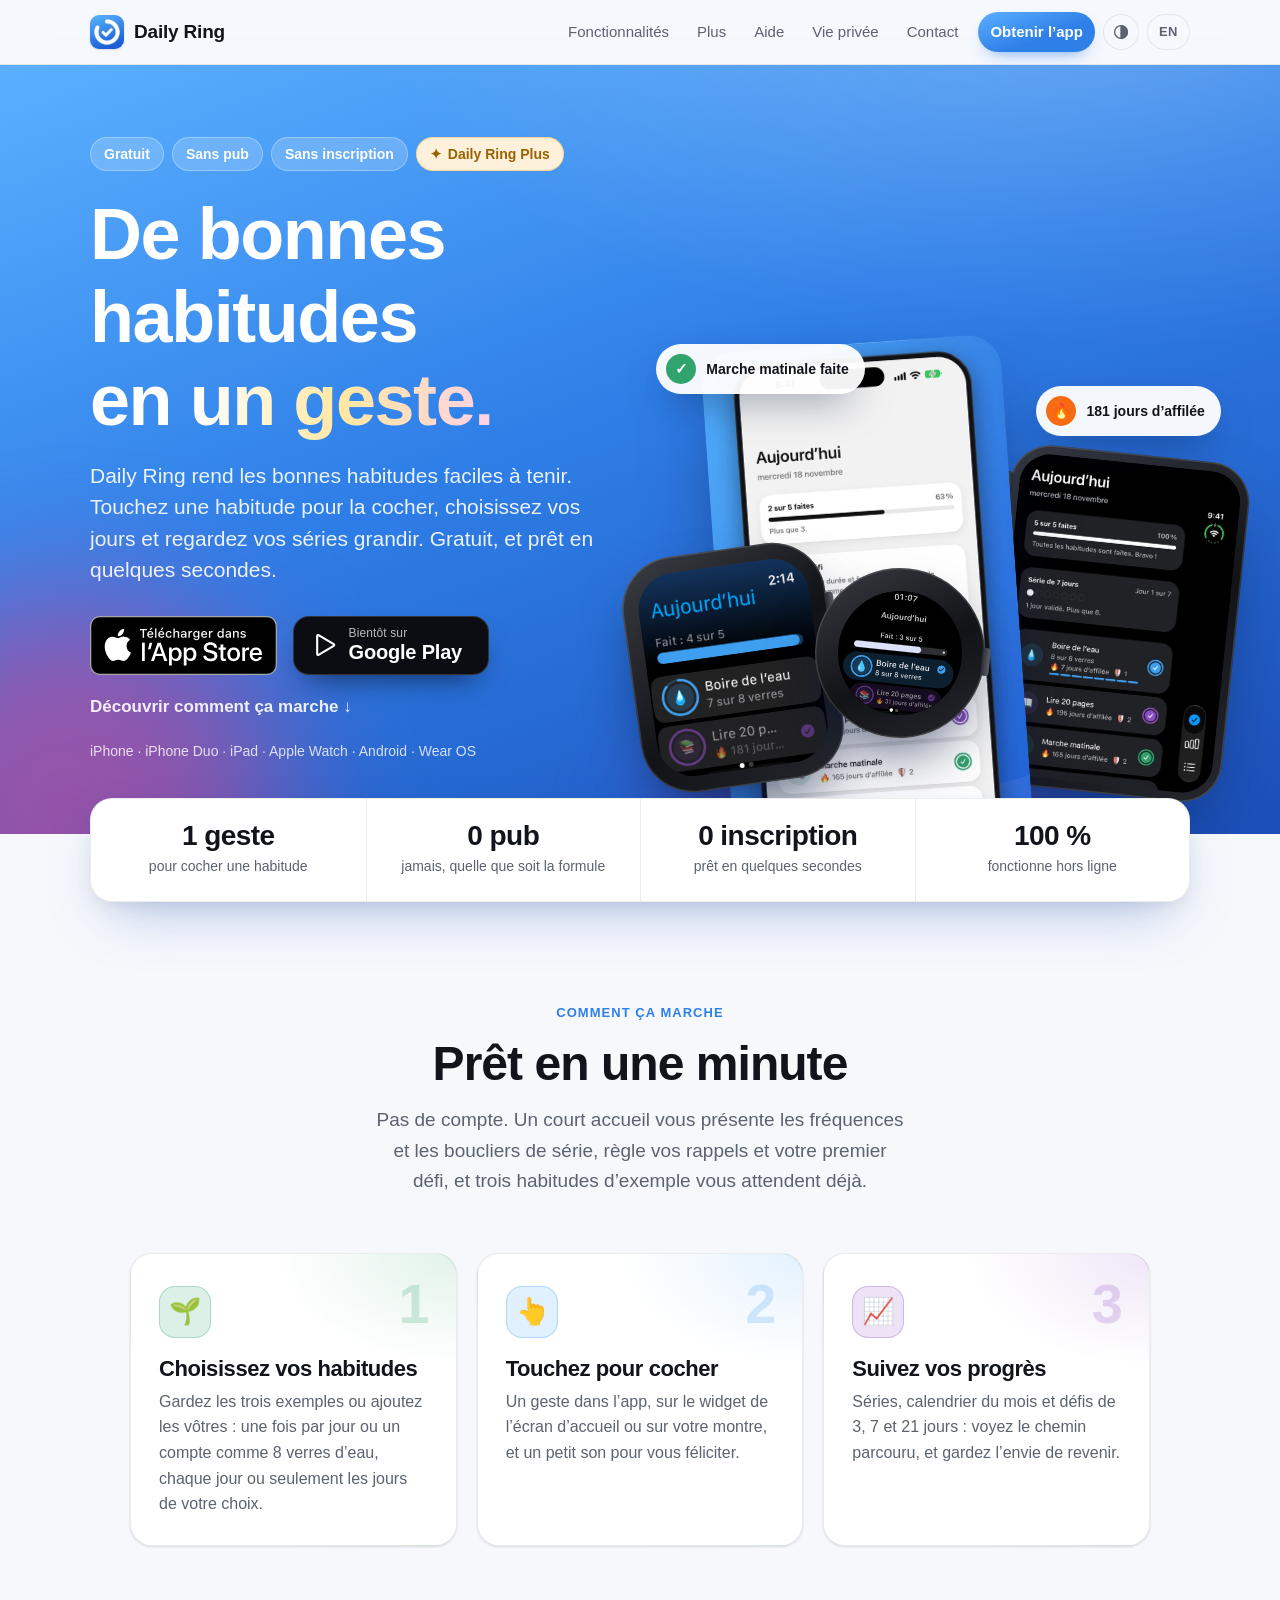
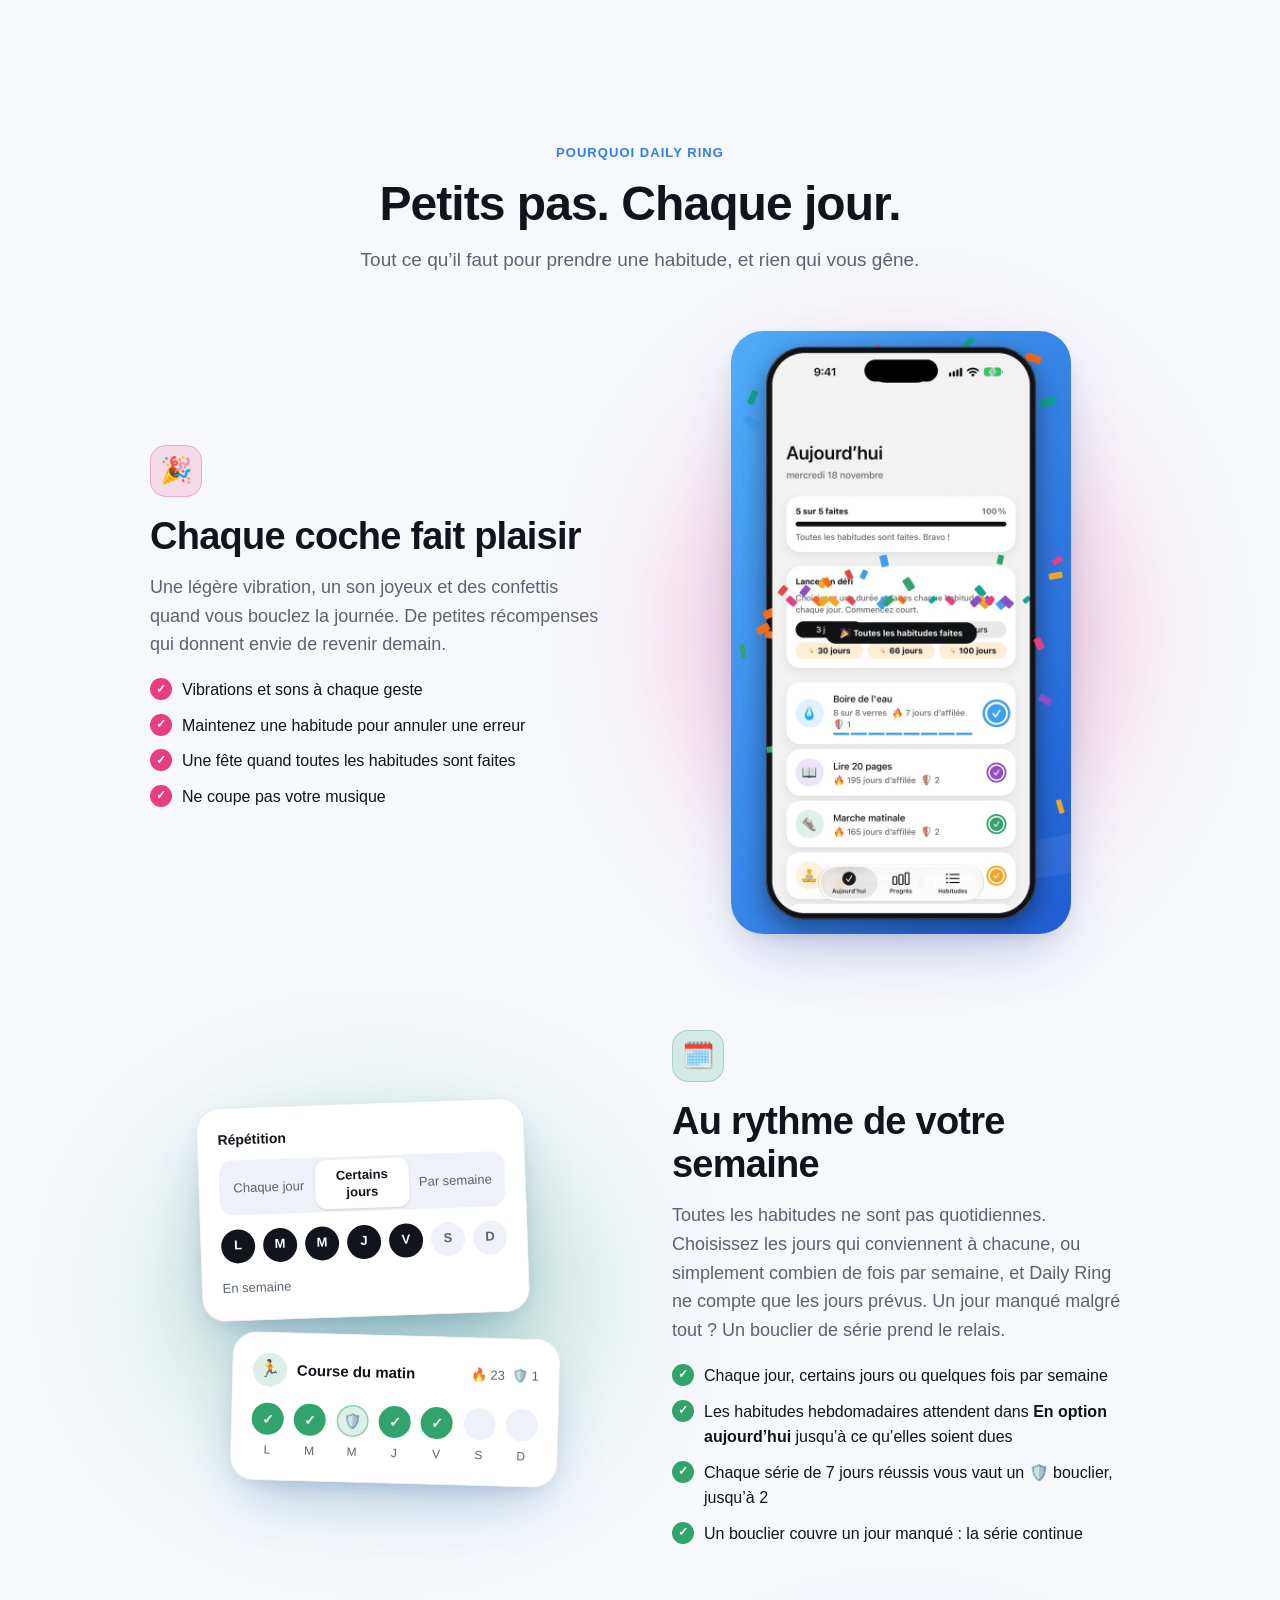
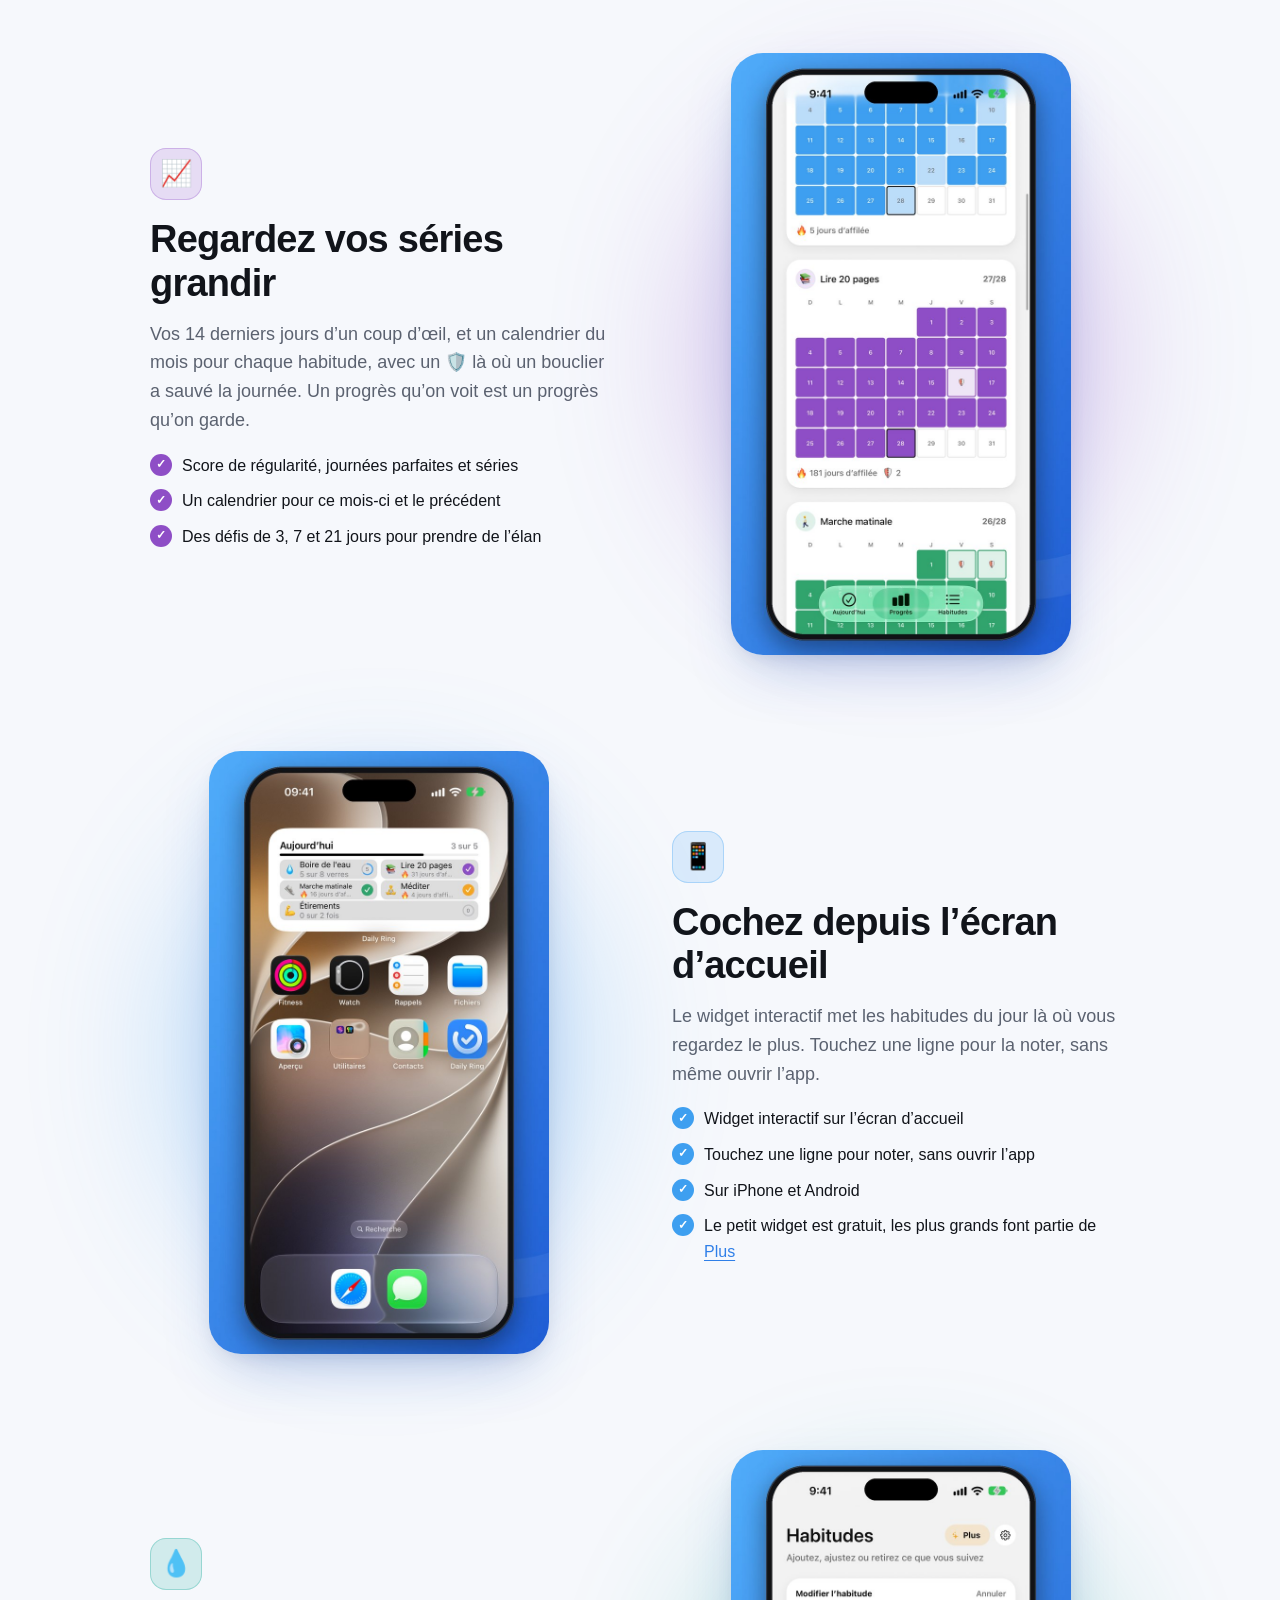
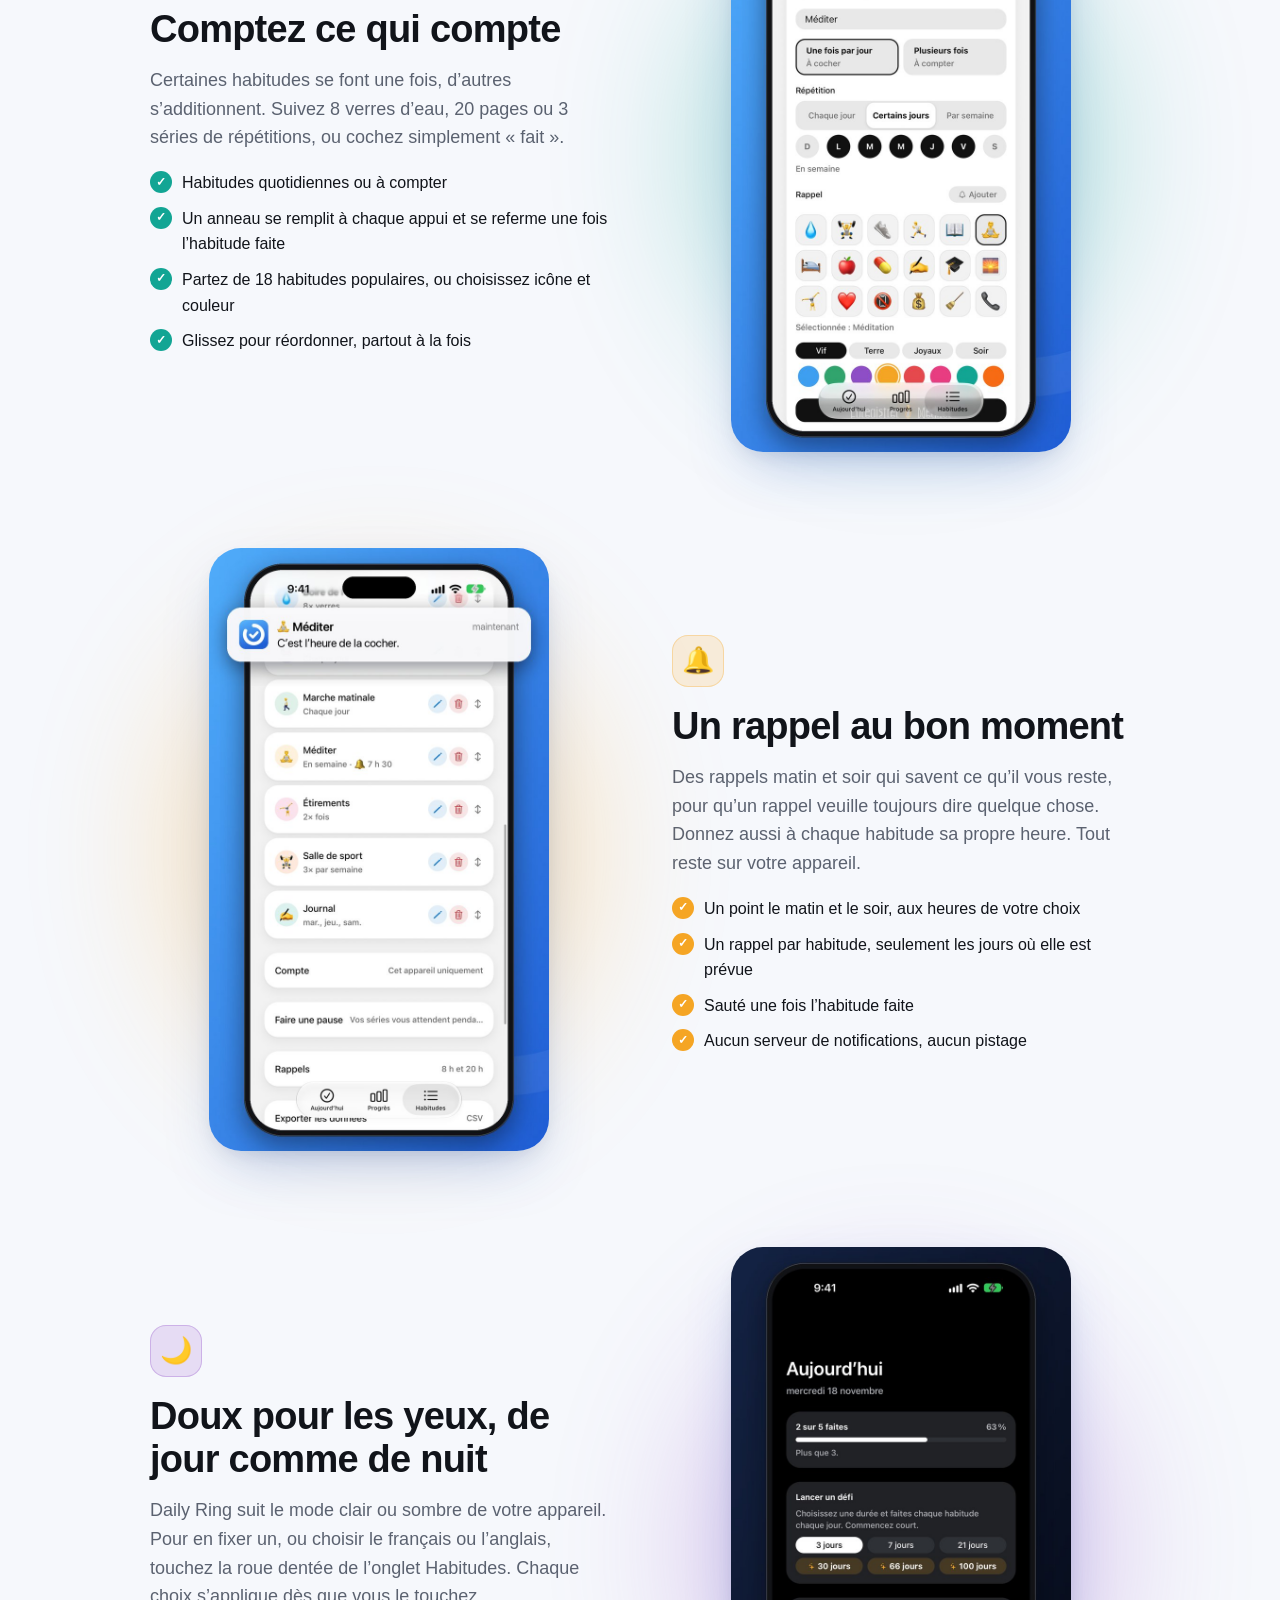
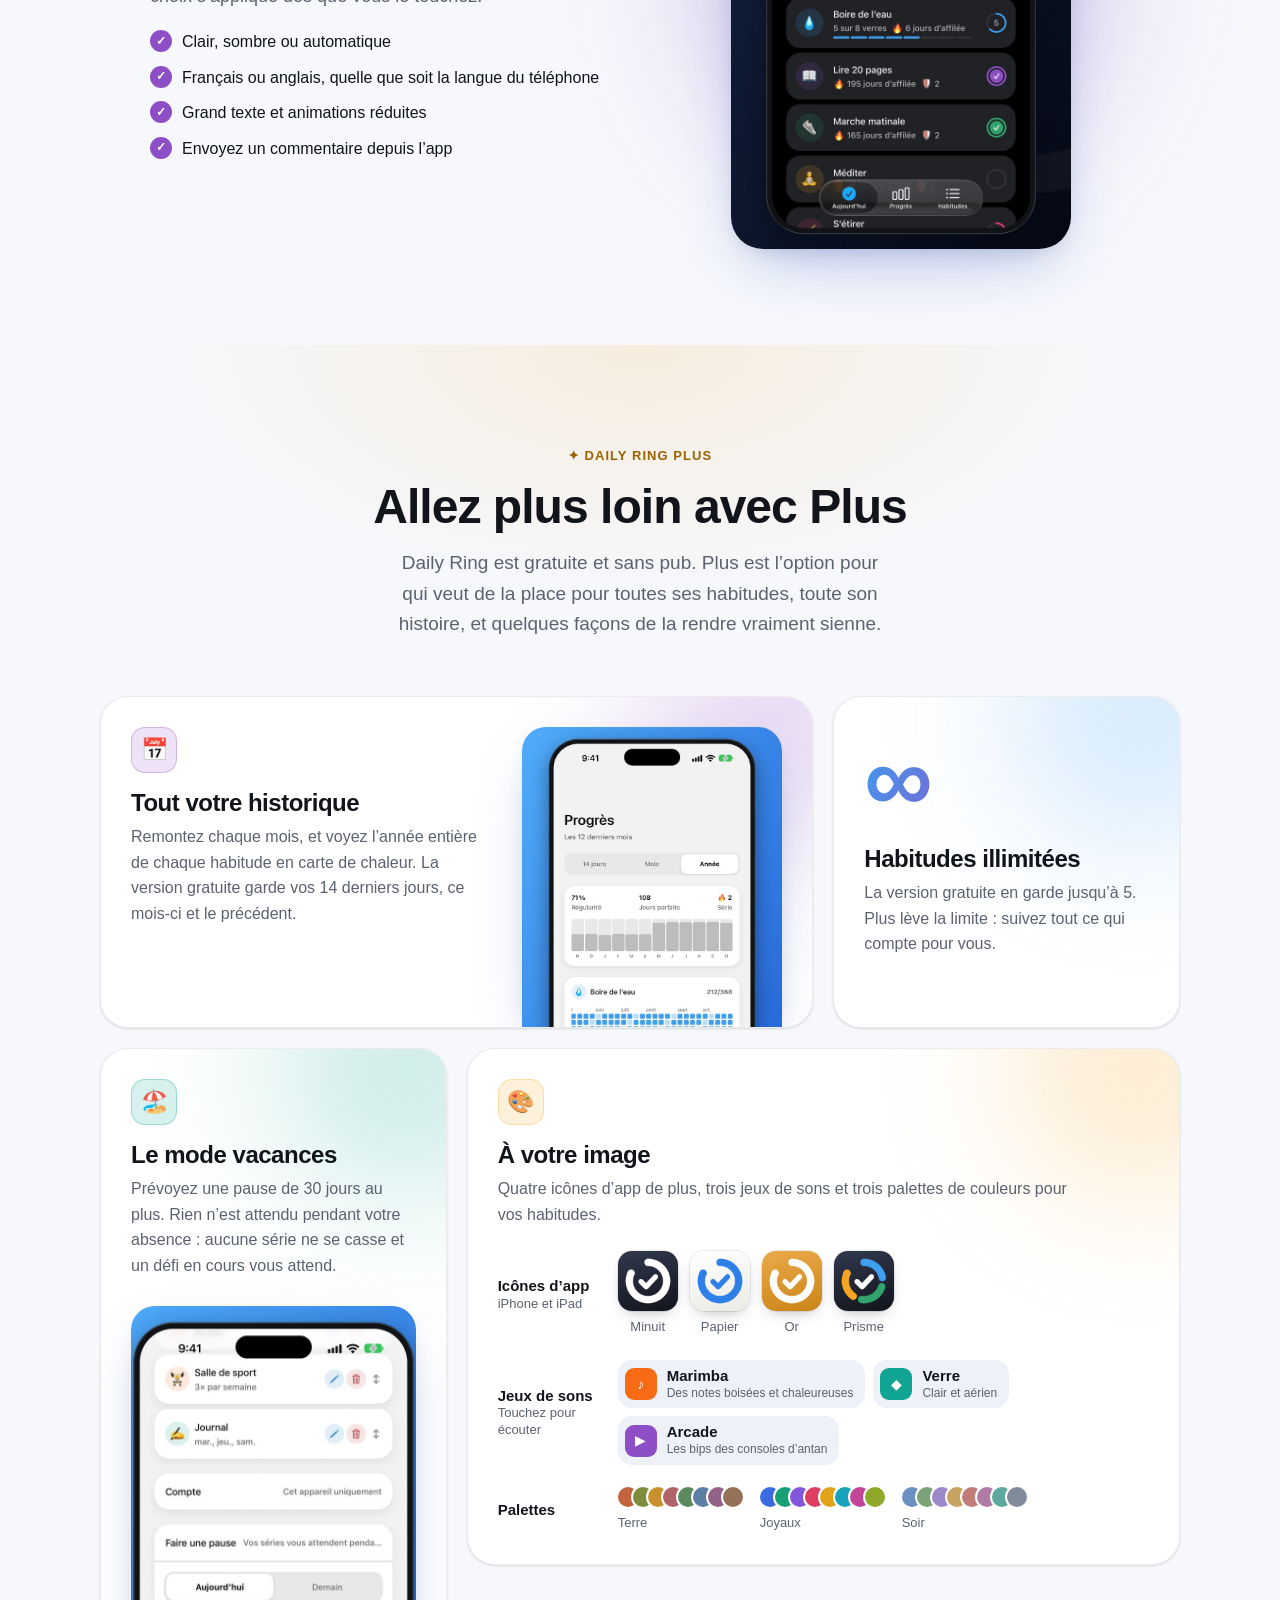
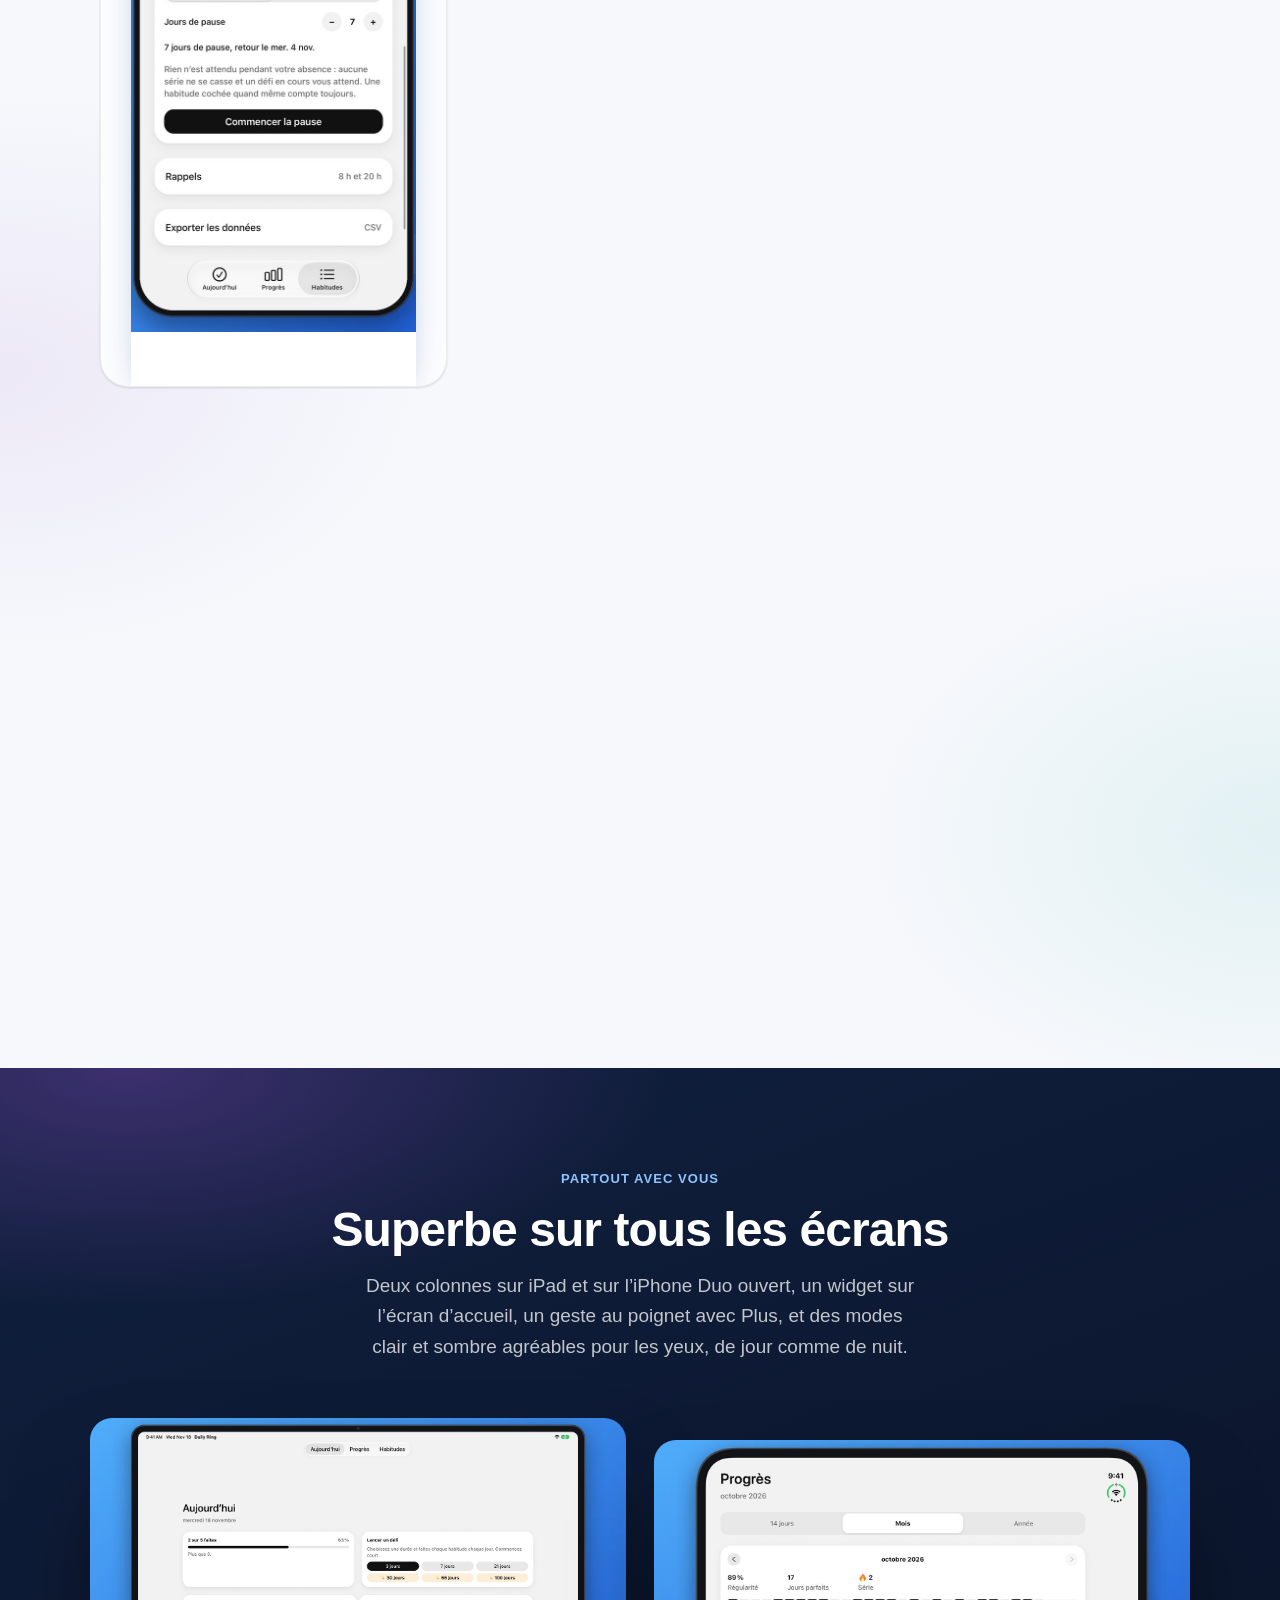
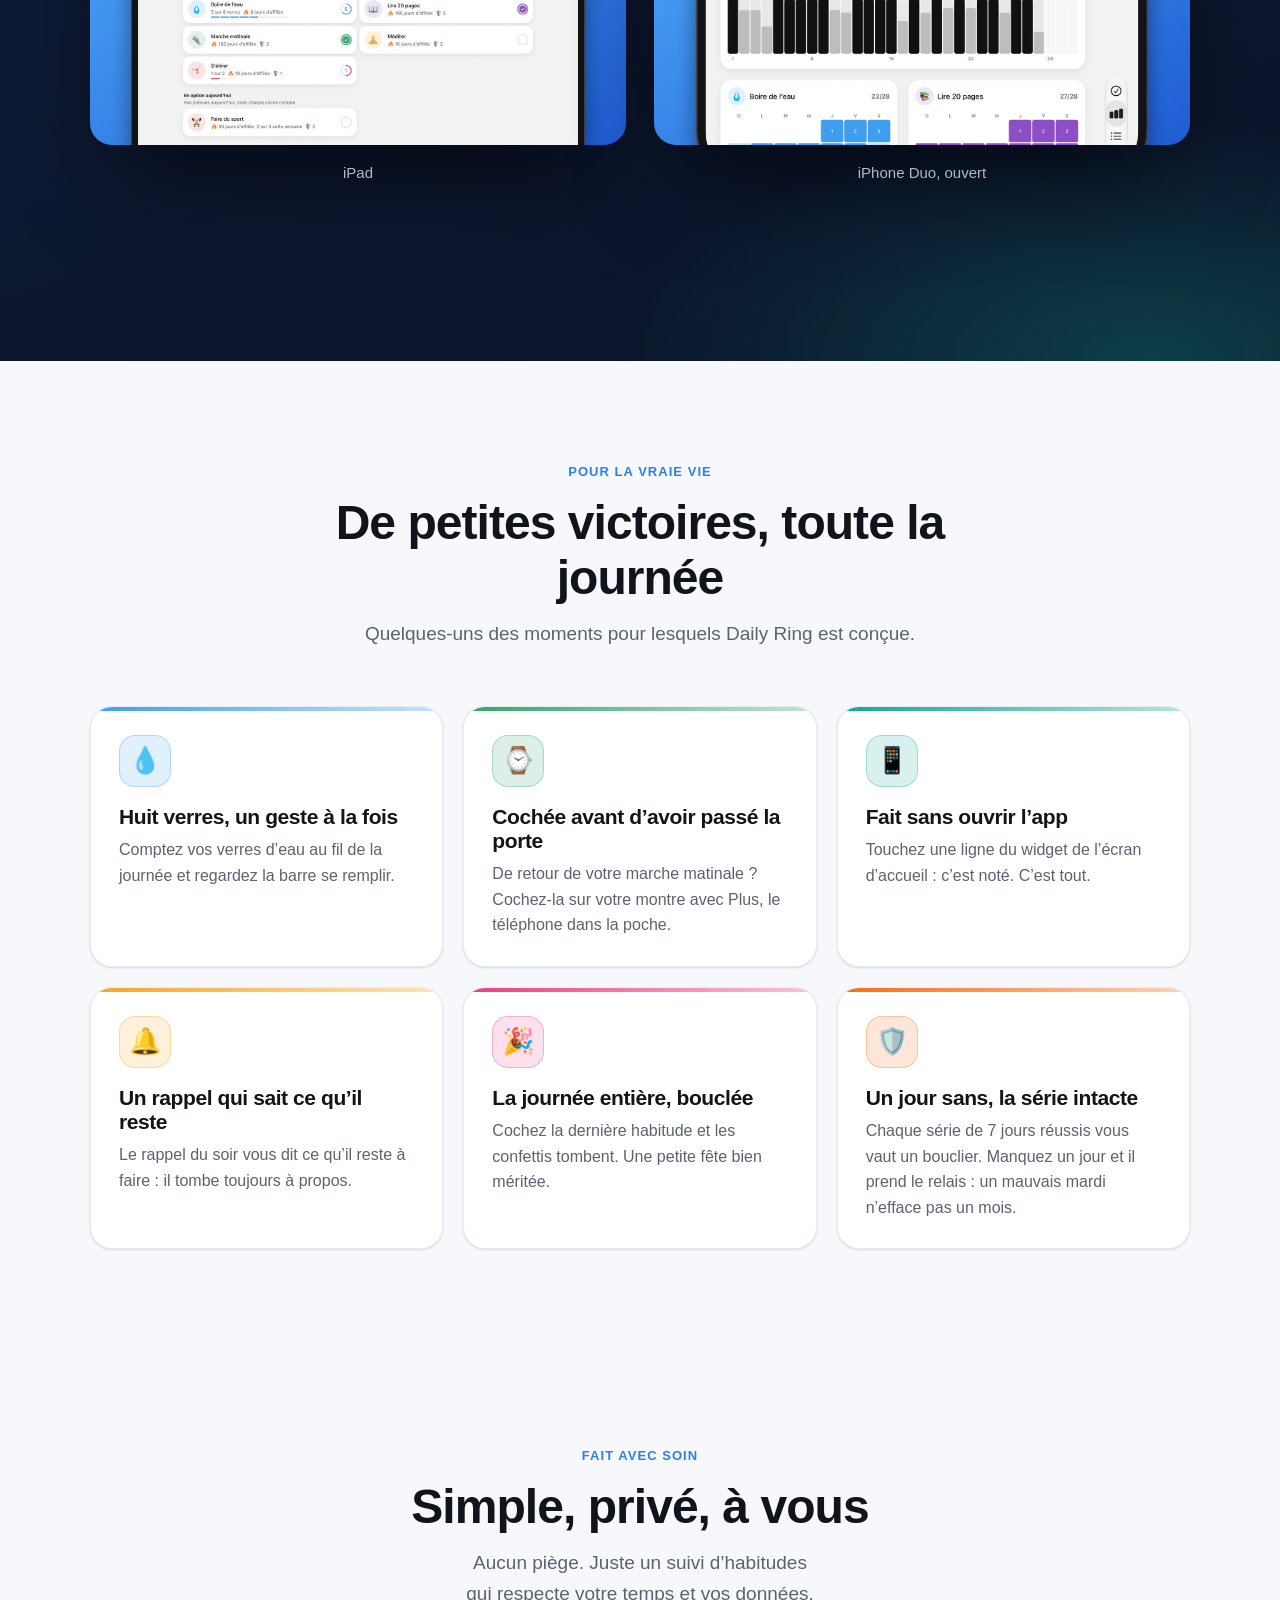
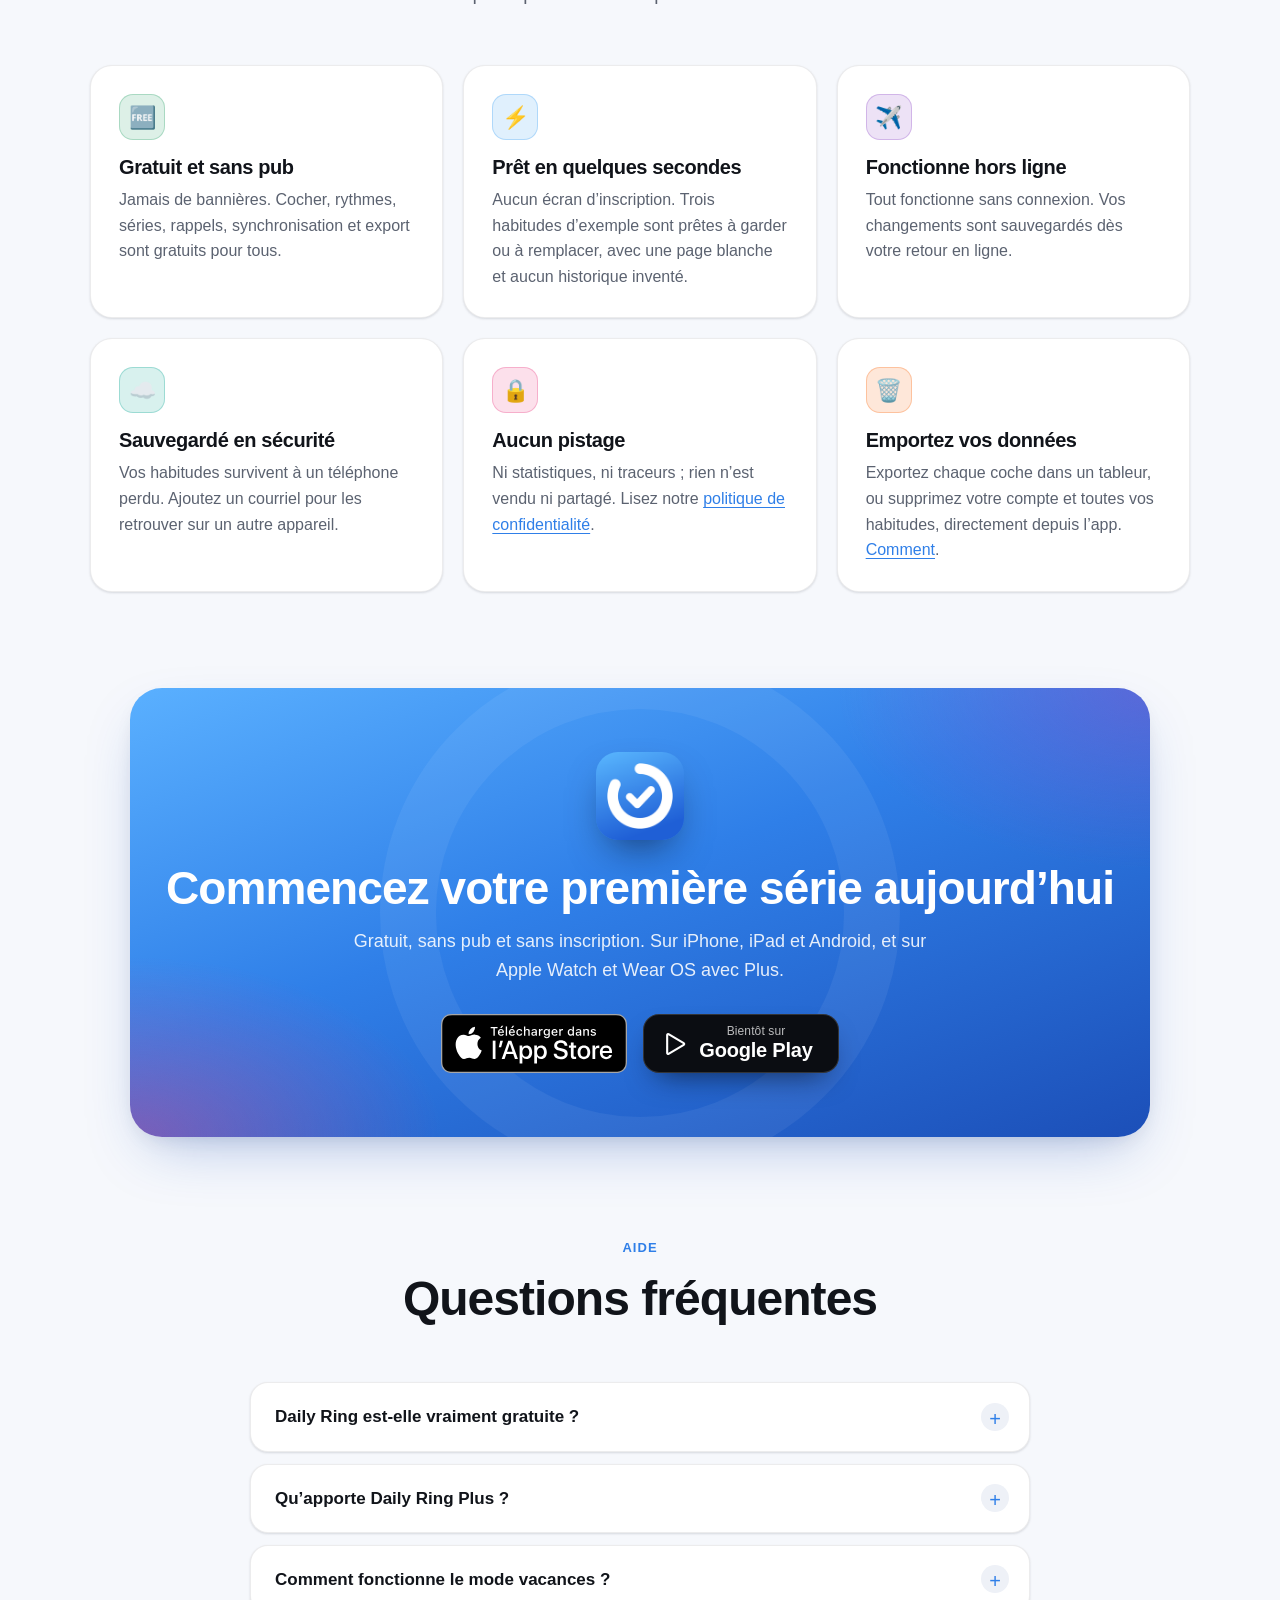
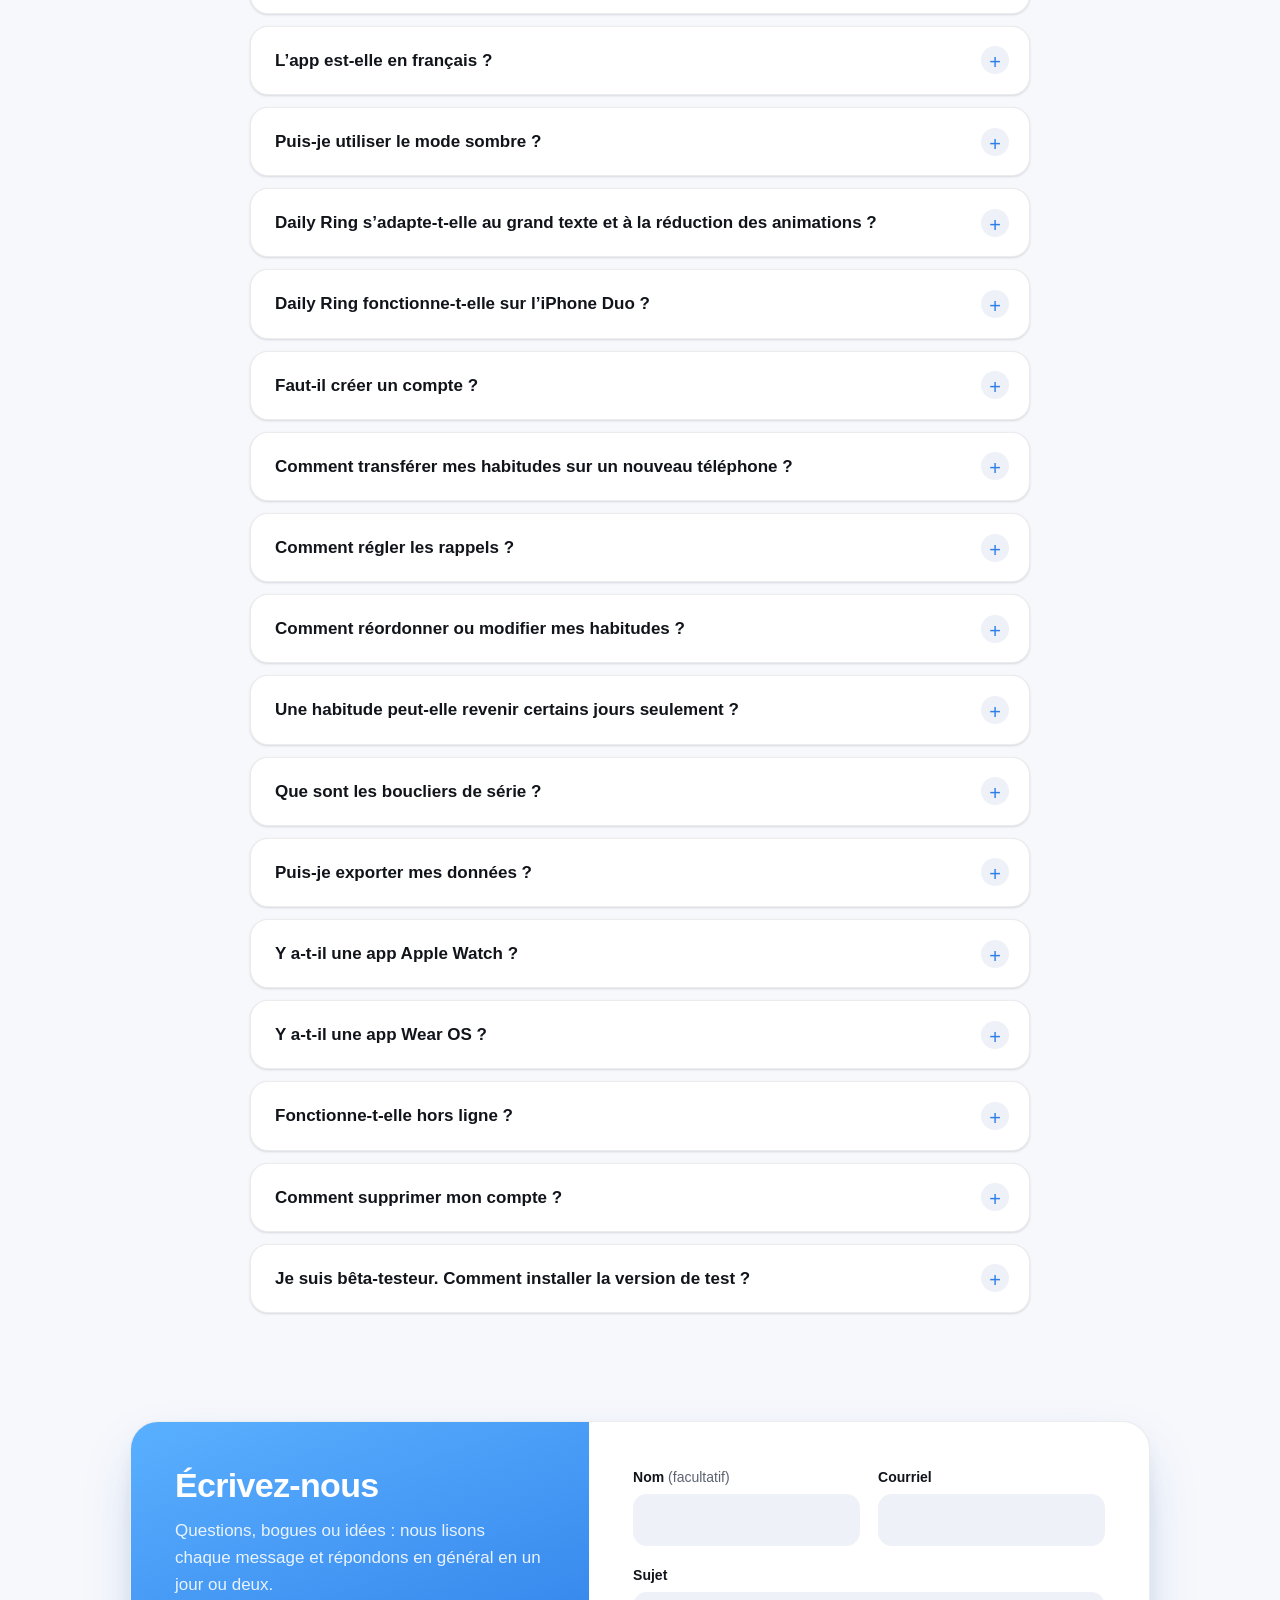
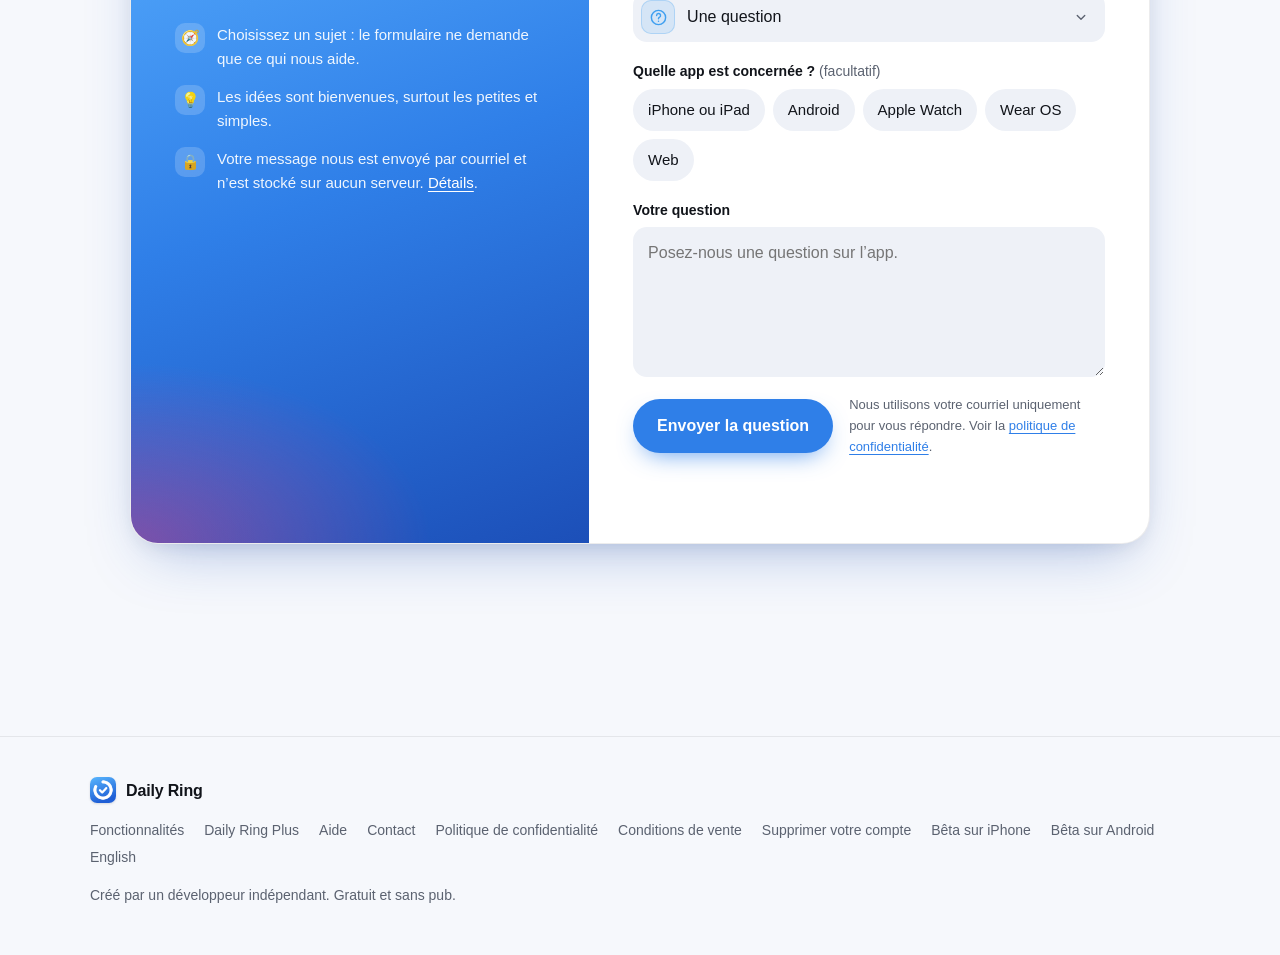
<file: fr/index.html>
<!doctype html>
<html lang="fr">
  <head>
    <meta charset="utf-8" />
    <meta name="viewport" content="width=device-width, initial-scale=1" />
    <title>Daily Ring · Prenez de bonnes habitudes en un geste</title>
    <meta
      name="description"
      content="Daily Ring est un suivi d’habitudes simple et gratuit, sans publicité et sans inscription. Touchez une habitude pour la cocher. Aide, réponses et contact."
    />
    <meta name="theme-color" content="#2f7fe8" />
    <script>
      // Before first paint, so a pinned theme never flashes the other one. site.js draws the switch.
      document.documentElement.classList.add('theme-js');
      try {
        var theme = localStorage.getItem('daily-ring-theme');
        if (theme === 'light' || theme === 'dark') document.documentElement.dataset.theme = theme;
      } catch (e) {}
    </script>
    <meta property="og:title" content="Daily Ring · Prenez de bonnes habitudes en un geste" />
    <meta
      property="og:description"
      content="Un suivi d’habitudes simple et gratuit. Sans publicité, sans inscription."
    />
    <meta property="og:image" content="https://dailyring.ca/images/fr/og.jpg" />
    <meta property="og:image:width" content="1200" />
    <meta property="og:image:height" content="630" />
    <meta property="og:type" content="website" />
    <meta property="og:url" content="https://dailyring.ca/fr/" />
    <meta name="twitter:card" content="summary_large_image" />
    <link rel="canonical" href="https://dailyring.ca/fr/" />
    <script type="application/ld+json">
      {"@context": "https://schema.org", "@type": "MobileApplication", "name": "Daily Ring", "operatingSystem": "iOS, iPadOS, watchOS, Android, Wear OS", "applicationCategory": "HealthApplication", "description": "Un suivi d’habitudes simple et gratuit pour iPhone, iPad, Apple Watch, Android et Wear OS. Touchez une habitude pour la cocher, choisissez les jours qui vous conviennent, protégez vos séries avec des boucliers et suivez vos progrès.", "inLanguage": ["en", "fr"], "offers": {"@type": "Offer", "price": "0", "priceCurrency": "USD"}, "url": "https://dailyring.ca/fr/", "image": "https://dailyring.ca/images/fr/og.jpg"}
    </script>
    <meta property="og:locale" content="fr_FR" />
    <link rel="icon" href="../icon.png" />
    <link rel="apple-touch-icon" href="../icon.png" />
    <link rel="stylesheet" href="../styles.css" />
    <link rel="alternate" hreflang="en" href="https://dailyring.ca/" />
    <link rel="alternate" hreflang="fr" href="https://dailyring.ca/fr/" />
    <link rel="alternate" hreflang="x-default" href="https://dailyring.ca/" />
    <script src="../site.js" defer></script>
  </head>
  <body>
    <a class="skip" href="#main">Aller au contenu</a>

    <header class="site">
      <div class="container">
        <a class="brand" href="index.html"><img src="../icon.png" alt="" /><span class="brand-name">Daily Ring</span></a>
        <nav aria-label="Menu principal">
          <a class="nav-hide-sm" href="#features">Fonctionnalités</a>
          <a class="nav-hide-sm" href="#plus">Plus</a>
          <a class="nav-hide-sm" href="#faq">Aide</a>
          <a class="nav-hide-xs" href="privacy.html">Vie privée</a>
          <a class="nav-hide-sm" href="#contact">Contact</a>
          <a class="nav-cta" href="#download">Obtenir l’app</a>
          <button class="theme-toggle" type="button" aria-haspopup="menu" aria-expanded="false" aria-label="Thème"></button>
          <a class="lang" href="../index.html" hreflang="en" lang="en" title="English">EN</a>
        </nav>
      </div>
    </header>

    <main id="main">
      <!-- Hero -->
      <section class="hero">
        <div class="container">
          <div class="hero-copy">
            <div class="pill-row">
              <span class="pill">Gratuit</span>
              <span class="pill">Sans pub</span>
              <span class="pill">Sans inscription</span>
              <a class="pill pill-plus" href="#plus"><span aria-hidden="true">✦</span> Daily Ring Plus</a>
            </div>
            <h1 style="margin-top: 22px">
              De bonnes habitudes<br />en <span class="ring-word">un geste.</span>
            </h1>
            <p class="lede">
              Daily Ring rend les bonnes habitudes faciles à tenir. Touchez une habitude pour la
              cocher, choisissez vos jours et regardez vos séries grandir. Gratuit, et prêt en
              quelques secondes.
            </p>
            <div class="store-row" role="group" aria-label="Télécharger Daily Ring">
              <a class="store-art" href="https://apps.apple.com/app/id6823733199?l=fr">
                <img src="../images/badges/app-store-fr.svg" alt="Télécharger dans l’App Store" />
              </a>
              <a class="store-badge is-soon" data-store="googlePlay" data-live="Disponible sur">
                <svg viewBox="0 0 24 24" aria-hidden="true"><path d="M7 4.2v15.6a.8.8 0 0 0 1.2.7l13-7.8a.8.8 0 0 0 0-1.4l-13-7.8A.8.8 0 0 0 7 4.2Z" fill="none" stroke="currentColor" stroke-width="1.8" stroke-linejoin="round" /></svg>
                <span><small>Bientôt sur</small>Google Play</span>
              </a>
            </div>
            <a class="hero-more" href="#how">Découvrir comment ça marche <span aria-hidden="true">↓</span></a>
            <p class="platforms">iPhone · iPhone Duo · iPad · Apple Watch · Android · Wear OS</p>
          </div>

          <div class="hero-art" aria-hidden="true">
            <div class="duo hero-duo">
              <img
                src="../images/fr/duo-folded.jpg"
                alt=""
                width="600"
                height="874"
                fetchpriority="high"
              />
            </div>
            <img
              class="phone phone-front"
              src="../images/fr/today.jpg"
              alt=""
              width="720"
              height="1276"
              fetchpriority="high"
            />
            <div class="watch hero-watch">
              <img src="../images/fr/watch-today.png" alt="" width="416" height="496" fetchpriority="high" />
            </div>
            <div class="wear hero-wear">
              <img src="../images/fr/wear-today.png" alt="" width="454" height="454" fetchpriority="high" />
            </div>
            <div class="float-chip chip-a">
              <span class="dot" style="background: var(--c-green)">✓</span>Marche matinale faite
            </div>
            <div class="float-chip chip-b">
              <span class="dot" style="background: var(--c-orange)">🔥</span>181 jours d’affilée
            </div>
          </div>
        </div>
      </section>

      <!-- Stats -->
      <div class="stats">
        <div class="container">
          <div class="stats-grid reveal">
            <div class="stat"><strong>1 geste</strong><span>pour cocher une habitude</span></div>
            <div class="stat"><strong>0 pub</strong><span>jamais, quelle que soit la formule</span></div>
            <div class="stat">
              <strong>0 inscription</strong><span>prêt en quelques secondes</span>
            </div>
            <div class="stat"><strong>100 %</strong><span>fonctionne hors ligne</span></div>
          </div>
        </div>
      </div>

      <!-- How it works -->
      <section class="block how" id="how">
        <div class="container">
          <div class="section-head reveal">
            <span class="eyebrow">Comment ça marche</span>
            <h2>Prêt en une minute</h2>
            <p>Pas de compte. Un court accueil vous présente les fréquences et les boucliers de série, règle vos rappels et votre premier défi, et trois habitudes d’exemple vous attendent déjà.</p>
          </div>
          <ol class="steps-row">
            <li class="step reveal" style="--accent: var(--c-green)">
              <span class="step-num" aria-hidden="true">1</span>
              <span class="icon-badge" aria-hidden="true">🌱</span>
              <h3>Choisissez vos habitudes</h3>
              <p>Gardez les trois exemples ou ajoutez les vôtres : une fois par jour ou un compte comme 8 verres d’eau, chaque jour ou seulement les jours de votre choix.</p>
            </li>
            <li class="step reveal" style="--accent: var(--c-blue)">
              <span class="step-num" aria-hidden="true">2</span>
              <span class="icon-badge" aria-hidden="true">👆</span>
              <h3>Touchez pour cocher</h3>
              <p>Un geste dans l’app, sur le widget de l’écran d’accueil ou sur votre montre, et un petit son pour vous féliciter.</p>
            </li>
            <li class="step reveal" style="--accent: var(--c-purple)">
              <span class="step-num" aria-hidden="true">3</span>
              <span class="icon-badge" aria-hidden="true">📈</span>
              <h3>Suivez vos progrès</h3>
              <p>Séries, calendrier du mois et défis de 3, 7 et 21 jours : voyez le chemin parcouru, et gardez l’envie de revenir.</p>
            </li>
          </ol>
        </div>
      </section>

      <!-- Features -->
      <section class="block" id="features">
        <div class="container">
          <div class="section-head reveal">
            <span class="eyebrow">Pourquoi Daily Ring</span>
            <h2>Petits pas. Chaque jour.</h2>
            <p>Tout ce qu’il faut pour prendre une habitude, et rien qui vous gêne.</p>
          </div>

          <div class="feature reveal" style="--accent: var(--c-pink)">
            <div class="feature-art">
              <img
                class="shot"
                src="../images/fr/confetti.jpg"
                alt="L’écran du jour avec toutes les habitudes faites et des confettis qui tombent"
                width="720"
                height="1276"
                loading="lazy"
              />
            </div>
            <div class="feature-copy">
              <span class="icon-badge">🎉</span>
              <h3>Chaque coche fait plaisir</h3>
              <p>
                Une légère vibration, un son joyeux et des confettis quand vous bouclez la journée.
                De petites récompenses qui donnent envie de revenir demain.
              </p>
              <ul class="ticks">
                <li>Vibrations et sons à chaque geste</li>
                <li>Maintenez une habitude pour annuler une erreur</li>
                <li>Une fête quand toutes les habitudes sont faites</li>
                <li>Ne coupe pas votre musique</li>
              </ul>
            </div>
          </div>

          <div class="feature reveal" id="schedules" style="--accent: var(--c-green)">
            <div class="feature-art">
              <div
                class="week-art"
                role="img"
                aria-label="Une habitude réglée pour revenir en semaine, et sa semaine : faite lundi, mardi, jeudi et vendredi, mercredi couvert par un bouclier de série, et le week-end en repos"
              >
                <div class="mini-card week-repeat">
                  <span class="mini-label">Répétition</span>
                  <div class="mini-seg"><span>Chaque jour</span><span class="on">Certains jours</span><span>Par semaine</span></div>
                  <div class="mini-days"><span class="on">L</span><span class="on">M</span><span class="on">M</span><span class="on">J</span><span class="on">V</span><span>S</span><span>D</span></div>
                  <span class="mini-note">En semaine</span>
                </div>
                <div class="mini-card week-streak">
                  <div class="mini-head">
                    <span class="mini-habit"><span class="mini-emoji">🏃</span>Course du matin</span>
                    <span class="mini-badges">🔥 23 &nbsp;🛡️ 1</span>
                  </div>
                  <div class="mini-marks"><span class="done"><i>✓</i>L</span><span class="done"><i>✓</i>M</span><span class="shield"><i>🛡️</i>M</span><span class="done"><i>✓</i>J</span><span class="done"><i>✓</i>V</span><span class="rest"><i></i>S</span><span class="rest"><i></i>D</span></div>
                </div>
              </div>
            </div>
            <div class="feature-copy">
              <span class="icon-badge">🗓️</span>
              <h3>Au rythme de votre semaine</h3>
              <p>
                Toutes les habitudes ne sont pas quotidiennes. Choisissez les jours qui conviennent
                à chacune, ou simplement combien de fois par semaine, et Daily Ring ne compte que
                les jours prévus. Un jour manqué malgré tout ? Un bouclier de série prend le relais.
              </p>
              <ul class="ticks">
                <li>Chaque jour, certains jours ou quelques fois par semaine</li>
                <li>Les habitudes hebdomadaires attendent dans <strong>En option aujourd’hui</strong> jusqu’à ce qu’elles soient dues</li>
                <li>Chaque série de 7 jours réussis vous vaut un 🛡️ bouclier, jusqu’à 2</li>
                <li>Un bouclier couvre un jour manqué : la série continue</li>
              </ul>
            </div>
          </div>

          <div class="feature reveal" style="--accent: var(--c-purple)">
            <div class="feature-art">
              <img
                class="shot"
                src="../images/fr/progress.jpg"
                alt="L’écran Progrès avec un calendrier du mois par habitude, un jour manqué couvert par un bouclier"
                width="720"
                height="1276"
                loading="lazy"
              />
            </div>
            <div class="feature-copy">
              <span class="icon-badge">📈</span>
              <h3>Regardez vos séries grandir</h3>
              <p>
                Vos 14 derniers jours d’un coup d’œil, et un calendrier du mois pour chaque
                habitude, avec un 🛡️ là où un bouclier a sauvé la journée. Un progrès qu’on voit est
                un progrès qu’on garde.
              </p>
              <ul class="ticks">
                <li>Score de régularité, journées parfaites et séries</li>
                <li>Un calendrier pour ce mois-ci et le précédent</li>
                <li>Des défis de 3, 7 et 21 jours pour prendre de l’élan</li>
              </ul>
            </div>
          </div>

          <div class="feature reveal" style="--accent: var(--c-blue)">
            <div class="feature-art">
              <img
                class="shot"
                src="../images/fr/widget.jpg"
                alt="L’écran d’accueil avec le widget Daily Ring moyen et les habitudes du jour"
                width="720"
                height="1276"
                loading="lazy"
              />
            </div>
            <div class="feature-copy">
              <span class="icon-badge">📱</span>
              <h3>Cochez depuis l’écran d’accueil</h3>
              <p>
                Le widget interactif met les habitudes du jour là où vous regardez le plus. Touchez
                une ligne pour la noter, sans même ouvrir l’app.
              </p>
              <ul class="ticks">
                <li>Widget interactif sur l’écran d’accueil</li>
                <li>Touchez une ligne pour noter, sans ouvrir l’app</li>
                <li>Sur iPhone et Android</li>
                <li>Le petit widget est gratuit, les plus grands font partie de <a href="#plus">Plus</a></li>
              </ul>
            </div>
          </div>

          <div class="feature reveal" style="--accent: var(--c-teal)">
            <div class="feature-art">
              <img
                class="shot"
                src="../images/fr/schedule.jpg"
                alt="Le formulaire d’habitude pour Méditer : une fois par jour, en semaine, avec son icône et sa couleur"
                width="720"
                height="1276"
                loading="lazy"
              />
            </div>
            <div class="feature-copy">
              <span class="icon-badge">💧</span>
              <h3>Comptez ce qui compte</h3>
              <p>
                Certaines habitudes se font une fois, d’autres s’additionnent. Suivez 8 verres
                d’eau, 20 pages ou 3 séries de répétitions, ou cochez simplement « fait ».
              </p>
              <ul class="ticks">
                <li>Habitudes quotidiennes ou à compter</li>
                <li>Un anneau se remplit à chaque appui et se referme une fois l’habitude faite</li>
                <li>Partez de 18 habitudes populaires, ou choisissez icône et couleur</li>
                <li>Glissez pour réordonner, partout à la fois</li>
              </ul>
            </div>
          </div>

          <div class="feature reveal" style="--accent: var(--c-amber)">
            <div class="feature-art">
              <img
                class="shot"
                src="../images/fr/reminders.jpg"
                alt="Une notification de rappel Daily Ring pour Méditer, au-dessus de la liste des habitudes et de leur rythme"
                width="720"
                height="1276"
                loading="lazy"
              />
            </div>
            <div class="feature-copy">
              <span class="icon-badge">🔔</span>
              <h3>Un rappel au bon moment</h3>
              <p>
                Des rappels matin et soir qui savent ce qu’il vous reste, pour qu’un rappel veuille
                toujours dire quelque chose. Donnez aussi à chaque habitude sa propre heure. Tout
                reste sur votre appareil.
              </p>
              <ul class="ticks">
                <li>Un point le matin et le soir, aux heures de votre choix</li>
                <li>Un rappel par habitude, seulement les jours où elle est prévue</li>
                <li>Sauté une fois l’habitude faite</li>
                <li>Aucun serveur de notifications, aucun pistage</li>
              </ul>
            </div>
          </div>

          <div class="feature reveal" style="--accent: var(--c-purple)">
            <div class="feature-art">
              <img
                class="shot"
                src="../images/fr/dark.jpg"
                alt="L’écran Aujourd’hui en mode sombre"
                width="720"
                height="1276"
                loading="lazy"
              />
            </div>
            <div class="feature-copy">
              <span class="icon-badge">🌙</span>
              <h3>Doux pour les yeux, de jour comme de nuit</h3>
              <p>
                Daily Ring suit le mode clair ou sombre de votre appareil. Pour en fixer un, ou
                choisir le français ou l’anglais, touchez la roue dentée de l’onglet Habitudes.
                Chaque choix s’applique dès que vous le touchez.
              </p>
              <ul class="ticks">
                <li>Clair, sombre ou automatique</li>
                <li>Français ou anglais, quelle que soit la langue du téléphone</li>
                <li>Grand texte et animations réduites</li>
                <li>Envoyez un commentaire depuis l’app</li>
              </ul>
            </div>
          </div>
        </div>
      </section>

      <!-- Plus: the optional upgrade. No prices here; the app's upgrade sheet shows the store's. -->
      <section class="block plus" id="plus">
        <div class="container">
          <div class="section-head reveal">
            <span class="eyebrow plus-eyebrow"><span aria-hidden="true">✦</span> Daily Ring Plus</span>
            <h2>Allez plus loin avec Plus</h2>
            <p>
              Daily Ring est gratuite et sans pub. Plus est l’option pour qui veut de la place pour
              toutes ses habitudes, toute son histoire, et quelques façons de la rendre vraiment
              sienne.
            </p>
          </div>

          <div class="plus-grid">
            <article class="plus-tile plus-split span-2 reveal" style="--accent: var(--c-purple)">
              <div class="plus-copy">
                <span class="icon-badge" aria-hidden="true">📅</span>
                <h3>Tout votre historique</h3>
                <p>
                  Remontez chaque mois, et voyez l’année entière de chaque habitude en carte de
                  chaleur. La version gratuite garde vos 14 derniers jours, ce mois-ci et le
                  précédent.
                </p>
              </div>
              <div class="plus-peek">
                <img
                  src="../images/fr/year.jpg"
                  alt="Progrès en vue Année : la régularité mois par mois et une carte de l’année pour chaque habitude"
                  width="720"
                  height="1276"
                  loading="lazy"
                />
              </div>
            </article>

            <article class="plus-tile reveal" style="--accent: var(--c-blue)">
              <span class="plus-figure" aria-hidden="true">∞</span>
              <h3>Habitudes illimitées</h3>
              <p>
                La version gratuite en garde jusqu’à 5. Plus lève la limite : suivez tout ce qui
                compte pour vous.
              </p>
            </article>

            <article class="plus-tile plus-split plus-tall reveal" style="--accent: var(--c-teal)">
              <div class="plus-copy">
                <span class="icon-badge" aria-hidden="true">🏖️</span>
                <h3>Le mode vacances</h3>
                <p>
                  Prévoyez une pause de 30 jours au plus. Rien n’est attendu pendant votre absence :
                  aucune série ne se casse et un défi en cours vous attend.
                </p>
              </div>
              <div class="plus-peek">
                <img
                  src="../images/fr/break.jpg"
                  alt="Le panneau Faire une pause de l’onglet Habitudes : 7 jours de pause dès aujourd’hui, et le bouton Commencer la pause"
                  width="720"
                  height="1276"
                  loading="lazy"
                />
              </div>
            </article>

            <article class="plus-tile span-2 reveal" style="--accent: var(--c-amber)">
              <span class="icon-badge" aria-hidden="true">🎨</span>
              <h3>À votre image</h3>
              <p>Quatre icônes d’app de plus, trois jeux de sons et trois palettes de couleurs pour vos habitudes.</p>
              <div class="style-rows">
                <div class="style-row">
                  <span class="style-label">Icônes d’app <small>iPhone et iPad</small></span>
                  <ul class="app-icons">
                    <li><img src="../images/icons/midnight.png" alt="" width="180" height="180" loading="lazy" />Minuit</li>
                    <li><img src="../images/icons/paper.png" alt="" width="180" height="180" loading="lazy" />Papier</li>
                    <li><img src="../images/icons/gold.png" alt="" width="180" height="180" loading="lazy" />Or</li>
                    <li><img src="../images/icons/spectrum.png" alt="" width="180" height="180" loading="lazy" />Prisme</li>
                  </ul>
                </div>
                <div class="style-row">
                  <span class="style-label">Jeux de sons <small>Touchez pour écouter</small></span>
                  <ul class="sound-packs">
                    <li><button type="button" data-sound="../audio/marimba.mp3" aria-pressed="false" style="--tone: var(--c-orange)"><span class="sound-icon" aria-hidden="true">♪</span><span><strong>Marimba</strong><small>Des notes boisées et chaleureuses</small></span></button></li>
                    <li><button type="button" data-sound="../audio/glass.mp3" aria-pressed="false" style="--tone: var(--c-teal)"><span class="sound-icon" aria-hidden="true">◆</span><span><strong>Verre</strong><small>Clair et aérien</small></span></button></li>
                    <li><button type="button" data-sound="../audio/arcade.mp3" aria-pressed="false" style="--tone: var(--c-purple)"><span class="sound-icon" aria-hidden="true">▶</span><span><strong>Arcade</strong><small>Les bips des consoles d’antan</small></span></button></li>
                  </ul>
                </div>
                <div class="style-row">
                  <span class="style-label">Palettes</span>
                  <ul class="palettes">
                    <li><span class="swatches" aria-hidden="true"><i style="background: #c2643c"></i><i style="background: #7e8c3b"></i><i style="background: #c8912e"></i><i style="background: #b0646a"></i><i style="background: #5c8a5f"></i><i style="background: #5b7fa6"></i><i style="background: #946189"></i><i style="background: #957257"></i></span>Terre</li>
                    <li><span class="swatches" aria-hidden="true"><i style="background: #3a6be0"></i><i style="background: #17a076"></i><i style="background: #8456da"></i><i style="background: #de3e62"></i><i style="background: #e2a21c"></i><i style="background: #16a3bc"></i><i style="background: #c2459a"></i><i style="background: #8fa82a"></i></span>Joyaux</li>
                    <li><span class="swatches" aria-hidden="true"><i style="background: #6c8fc2"></i><i style="background: #7ca27a"></i><i style="background: #9c88c8"></i><i style="background: #c7a35f"></i><i style="background: #c27c7c"></i><i style="background: #b27ba5"></i><i style="background: #5ea8a0"></i><i style="background: #828b9b"></i></span>Soir</li>
                  </ul>
                </div>
              </div>
            </article>

            <article class="plus-tile reveal" style="--accent: var(--c-orange)">
              <span class="icon-badge" aria-hidden="true">🏁</span>
              <h3>Des défis plus longs</h3>
              <p>Quand 21 jours ne suffisent plus, visez 30, 66 ou 100.</p>
              <div class="day-chips" aria-hidden="true">
                <span>3</span><span>7</span><span>21</span><span class="is-plus">30</span><span class="is-plus">66</span><span class="is-plus">100</span>
              </div>
            </article>

            <article class="plus-tile plus-widgets reveal" style="--accent: var(--c-green)">
              <span class="icon-badge" aria-hidden="true">🧩</span>
              <h3>Des widgets plus grands</h3>
              <p>
                Widgets moyen et grand sur l’écran d’accueil et un pour l’écran verrouillé sur
                iPhone, et le widget sur deux colonnes sur Android.
              </p>
              <div class="widget-sizes" aria-hidden="true">
                <span class="ws ws-s"></span><span class="ws ws-m is-plus"></span><span class="ws ws-l is-plus"></span>
              </div>
            </article>

            <article class="plus-tile plus-split plus-wrist span-3 reveal" id="apple-watch" style="--accent: var(--c-green)">
              <div class="plus-copy">
                <span class="icon-badge" aria-hidden="true">⌚️</span>
                <h3>Au creux de votre poignet</h3>
                <p>
                  Les apps Apple Watch et Wear OS. Jetez un œil à votre journée, touchez une habitude
                  pour la noter et balayez pour voir vos deux dernières semaines. Votre téléphone
                  peut rester dans votre poche.
                </p>
                <ul class="ticks">
                  <li>Notez vos habitudes depuis l’Apple Watch ou Wear OS</li>
                  <li>Vibrations, votre jeu de sons et confettis au poignet</li>
                  <li>Toujours en phase avec votre téléphone</li>
                </ul>
              </div>
              <div class="watch-pair">
                <div class="wear wear-back">
                  <img
                    src="../images/fr/wear-progress.png"
                    alt="Daily Ring sur Wear OS : la page Progrès des 14 derniers jours"
                    width="454"
                    height="454"
                    loading="lazy"
                  />
                </div>
                <div class="watch watch-front">
                  <img
                    src="../images/fr/watch-today.png"
                    alt="Daily Ring sur Apple Watch : les habitudes du jour, 4 sur 5 faites"
                    width="416"
                    height="496"
                    loading="lazy"
                  />
                </div>
              </div>
            </article>
          </div>

          <div class="plus-promise reveal">
            <p>
              <strong>Le gratuit reste gratuit.</strong> Cocher, les rythmes, les séries et leurs
              boucliers, les rappels, le petit widget, la sauvegarde, la synchronisation et l’export
              ne demandent jamais Plus. Si Plus prend fin, vous gardez toutes vos habitudes, tout
              votre historique et les couleurs choisies.
            </p>
            <p class="plus-how">
              Dans l’app : touchez <strong><span aria-hidden="true">✦</span> Plus</strong> en haut
              de l’onglet <strong>Habitudes</strong>. Voir les
              <a href="terms.html">conditions de vente</a>.
            </p>
          </div>
        </div>
      </section>

      <!-- iPad band -->
      <section class="block band">
        <div class="container">
          <div class="section-head reveal">
            <span class="eyebrow">Partout avec vous</span>
            <h2>Superbe sur tous les écrans</h2>
            <p>
              Deux colonnes sur iPad et sur l’iPhone Duo ouvert, un widget sur l’écran d’accueil,
              un geste au poignet avec Plus, et des modes clair et sombre agréables pour les yeux, de jour
              comme de nuit.
            </p>
          </div>
          <div class="screens reveal">
            <figure>
              <img
                src="../images/fr/ipad.jpg"
                alt="Daily Ring sur iPad avec les habitudes disposées sur deux colonnes"
                width="1500"
                height="915"
                loading="lazy"
              />
              <figcaption>iPad</figcaption>
            </figure>
            <figure>
              <img
                src="../images/fr/duo.jpg"
                alt="Daily Ring sur l’iPhone Duo ouvert : Progrès, avec le mois et le calendrier de chaque habitude côte à côte"
                width="1500"
                height="855"
                loading="lazy"
              />
              <figcaption>iPhone Duo, ouvert</figcaption>
            </figure>
          </div>
          <div class="device-row reveal">
            <span class="pill">iPhone</span>
            <span class="pill">iPhone Duo</span>
            <span class="pill">iPad</span>
            <span class="pill">Apple Watch</span>
            <span class="pill">Android</span>
            <span class="pill">Wear OS</span>
            <span class="pill">Mode clair et sombre</span>
          </div>
        </div>
      </section>

      <!-- Moments: what a day with the app looks like. Product moments, not quotes. -->
      <section class="block">
        <div class="container">
          <div class="section-head reveal">
            <span class="eyebrow">Pour la vraie vie</span>
            <h2>De petites victoires, toute la journée</h2>
            <p>Quelques-uns des moments pour lesquels Daily Ring est conçue.</p>
          </div>
          <ul class="moments">
            <li class="moment reveal" style="--accent: var(--c-blue)">
              <span class="icon-badge" aria-hidden="true">💧</span>
              <h3>Huit verres, un geste à la fois</h3>
              <p>Comptez vos verres d’eau au fil de la journée et regardez la barre se remplir.</p>
            </li>
            <li class="moment reveal" style="--accent: var(--c-green)">
              <span class="icon-badge" aria-hidden="true">⌚️</span>
              <h3>Cochée avant d’avoir passé la porte</h3>
              <p>De retour de votre marche matinale ? Cochez-la sur votre montre avec Plus, le téléphone dans la poche.</p>
            </li>
            <li class="moment reveal" style="--accent: var(--c-teal)">
              <span class="icon-badge" aria-hidden="true">📱</span>
              <h3>Fait sans ouvrir l’app</h3>
              <p>Touchez une ligne du widget de l’écran d’accueil : c’est noté. C’est tout.</p>
            </li>
            <li class="moment reveal" style="--accent: var(--c-amber)">
              <span class="icon-badge" aria-hidden="true">🔔</span>
              <h3>Un rappel qui sait ce qu’il reste</h3>
              <p>Le rappel du soir vous dit ce qu’il reste à faire : il tombe toujours à propos.</p>
            </li>
            <li class="moment reveal" style="--accent: var(--c-pink)">
              <span class="icon-badge" aria-hidden="true">🎉</span>
              <h3>La journée entière, bouclée</h3>
              <p>Cochez la dernière habitude et les confettis tombent. Une petite fête bien méritée.</p>
            </li>
            <li class="moment reveal" style="--accent: var(--c-orange)">
              <span class="icon-badge" aria-hidden="true">🛡️</span>
              <h3>Un jour sans, la série intacte</h3>
              <p>Chaque série de 7 jours réussis vous vaut un bouclier. Manquez un jour et il prend le relais : un mauvais mardi n’efface pas un mois.</p>
            </li>
          </ul>
        </div>
      </section>

      <!-- Values -->
      <section class="block">
        <div class="container">
          <div class="section-head reveal">
            <span class="eyebrow">Fait avec soin</span>
            <h2>Simple, privé, à vous</h2>
            <p>Aucun piège. Juste un suivi d’habitudes qui respecte votre temps et vos données.</p>
          </div>
          <div class="cards">
            <div class="value reveal" style="--accent: var(--c-green)">
              <span class="icon-badge">🆓</span>
              <h3>Gratuit et sans pub</h3>
              <p>Jamais de bannières. Cocher, rythmes, séries, rappels, synchronisation et export sont gratuits pour tous.</p>
            </div>
            <div class="value reveal" style="--accent: var(--c-blue)">
              <span class="icon-badge">⚡️</span>
              <h3>Prêt en quelques secondes</h3>
              <p>
                Aucun écran d’inscription. Trois habitudes d’exemple sont prêtes à garder ou à
                remplacer, avec une page blanche et aucun historique inventé.
              </p>
            </div>
            <div class="value reveal" style="--accent: var(--c-purple)">
              <span class="icon-badge">✈️</span>
              <h3>Fonctionne hors ligne</h3>
              <p>
                Tout fonctionne sans connexion. Vos changements sont sauvegardés dès votre retour en
                ligne.
              </p>
            </div>
            <div class="value reveal" style="--accent: var(--c-teal)">
              <span class="icon-badge">☁️</span>
              <h3>Sauvegardé en sécurité</h3>
              <p>
                Vos habitudes survivent à un téléphone perdu. Ajoutez un courriel pour les retrouver
                sur un autre appareil.
              </p>
            </div>
            <div class="value reveal" style="--accent: var(--c-pink)">
              <span class="icon-badge">🔒</span>
              <h3>Aucun pistage</h3>
              <p>
                Ni statistiques, ni traceurs ; rien n’est vendu ni partagé. Lisez notre
                <a href="privacy.html">politique de confidentialité</a>.
              </p>
            </div>
            <div class="value reveal" style="--accent: var(--c-orange)">
              <span class="icon-badge">🗑️</span>
              <h3>Emportez vos données</h3>
              <p>
                Exportez chaque coche dans un tableur, ou supprimez votre compte et toutes vos
                habitudes, directement depuis l’app. <a href="delete-account.html">Comment</a>.
              </p>
            </div>
          </div>
        </div>
      </section>

      <!-- Reviews: filled by site.js from REVIEWS, and hidden while there are none. -->
      <section class="block" id="reviews" style="padding-top: 0" hidden>
        <div class="container">
          <div class="section-head reveal">
            <span class="eyebrow">Avis</span>
            <h2>Ce qu’ils en disent</h2>
          </div>
          <ul class="reviews"></ul>
        </div>
      </section>

      <!-- Download -->
      <section class="block" id="download" style="padding-top: 0">
        <div class="container">
          <div class="cta reveal">
            <img class="cta-icon" src="../icon.png" alt="" width="96" height="96" loading="lazy" />
            <h2>Commencez votre première série aujourd’hui</h2>
            <p>Gratuit, sans pub et sans inscription. Sur iPhone, iPad et Android, et sur Apple Watch et Wear OS avec Plus.</p>
            <div class="store-row" role="group" aria-label="Télécharger Daily Ring">
              <a class="store-art" href="https://apps.apple.com/app/id6823733199?l=fr">
                <img src="../images/badges/app-store-fr.svg" alt="Télécharger dans l’App Store" />
              </a>
              <a class="store-badge is-soon" data-store="googlePlay" data-live="Disponible sur">
                <svg viewBox="0 0 24 24" aria-hidden="true"><path d="M7 4.2v15.6a.8.8 0 0 0 1.2.7l13-7.8a.8.8 0 0 0 0-1.4l-13-7.8A.8.8 0 0 0 7 4.2Z" fill="none" stroke="currentColor" stroke-width="1.8" stroke-linejoin="round" /></svg>
                <span><small>Bientôt sur</small>Google Play</span>
              </a>
            </div>
          </div>
        </div>
      </section>

      <!-- FAQ -->
      <section class="block" id="faq" style="padding-top: 0">
        <div class="container">
          <div class="section-head reveal">
            <span class="eyebrow">Aide</span>
            <h2>Questions fréquentes</h2>
          </div>
          <div class="faq reveal">
            <details>
              <summary>Daily Ring est-elle vraiment gratuite ?</summary>
              <p>
                Oui. Cocher, les rythmes, les séries et leurs boucliers, les rappels, le petit widget, la
                sauvegarde et la synchronisation, et l’export CSV sont gratuits pour tout le monde,
                sans pub et sans inscription. Daily Ring Plus est une option en plus.
              </p>
            </details>
            <details>
              <summary>Qu’apporte Daily Ring Plus ?</summary>
              <p>
                Des habitudes en illimité (la version gratuite en garde jusqu’à 5), tout votre
                historique (chaque mois et l’année d’un coup d’œil), des défis de 30, 66 et 100
                jours, le mode vacances pour mettre vos séries en pause quand vous partez, des widgets plus grands (et un widget pour l’écran verrouillé sur iPhone), des jeux de sons, des palettes de couleurs pour vos habitudes, quatre icônes d’app de plus sur iPhone et iPad, et
                les apps Apple Watch et Wear OS. <a href="#plus">Tout voir</a>. Il s’obtient dans
                l’app, via l’App Store ou Google Play. Si Plus prend fin, vous gardez toutes vos
                habitudes, tout votre historique et vos couleurs ; voir les
                <a href="terms.html">conditions de vente</a>.
              </p>
            </details>
            <details>
              <summary>Comment fonctionne le mode vacances ?</summary>
              <p>
                Dans l’onglet <strong>Habitudes</strong>, ouvrez <strong>Faire une pause</strong>,
                choisissez <strong>Aujourd’hui</strong> ou <strong>Demain</strong> et le nombre de
                jours, jusqu’à 30, puis touchez <strong>Commencer la pause</strong>. Rien n’est
                attendu pendant votre absence : aucune série ne se casse et un défi en cours vous
                attend ; une habitude cochée quand même compte toujours. Vous pouvez terminer une
                pause plus tôt à tout moment. En commencer une demande Daily Ring Plus ; la
                terminer, jamais.
              </p>
            </details>
            <details>
              <summary>L’app est-elle en français ?</summary>
              <p>
                Oui. Daily Ring suit la langue de votre appareil : en français si votre téléphone
                est réglé en français, en anglais sinon. Pour choisir la langue dans l’app même,
                touchez la roue dentée de l’onglet <strong>Habitudes</strong> et choisissez-la sous
                <strong>Langue</strong>. Le widget et les apps pour montre suivent toujours la langue
                de l’appareil ; pour la changer pour Daily Ring seule, allez dans
                <strong>Réglages → Daily Ring → Langue</strong> sur iPhone, ou dans les langues des
                applis sur Android 13 et plus.
              </p>
            </details>
            <details>
              <summary>Puis-je utiliser le mode sombre ?</summary>
              <p>
                Oui. Par défaut, Daily Ring suit l’apparence de votre appareil. Pour la fixer pour
                Daily Ring seule, touchez la roue dentée de l’onglet <strong>Habitudes</strong> et
                choisissez <strong>Clair</strong>, <strong>Sombre</strong> ou
                <strong>Automatique</strong> sous <strong>Apparence</strong>.
              </p>
            </details>
            <details>
              <summary>Daily Ring s’adapte-t-elle au grand texte et à la réduction des animations ?</summary>
              <p>
                Oui. Daily Ring suit la taille de texte de votre appareil, jusqu’aux plus grandes
                tailles d’accessibilité : le texte grandit jusqu’au double, et ce qui tient côte à
                côte s’empile, pour qu’aucun mot ne soit coupé en deux. Avec
                <strong>Réduire les animations</strong> (ou <strong>Supprimer les animations</strong>
                sur Android), les confettis disparaissent, la célébration apparaît en fondu au lieu
                de rebondir, et l’écran d’ouverture reste immobile. L’app Apple Watch se passe aussi
                de ses confettis.
              </p>
            </details>
            <details>
              <summary>Daily Ring fonctionne-t-elle sur l’iPhone Duo ?</summary>
              <p>
                Oui. Fermé, il s’affiche comme sur n’importe quel iPhone. Ouvrez-le, et
                Aujourd’hui, Progrès et Habitudes s’étalent sur deux colonnes, comme sur iPad.
              </p>
            </details>
            <details>
              <summary>Faut-il créer un compte ?</summary>
              <p>
                Non. L’app sauvegarde automatiquement vos habitudes sur un compte anonyme. Pour
                retrouver les mêmes habitudes sur un autre appareil, ou les garder en changeant de
                téléphone, ajoutez un courriel dans <strong>Habitudes → Compte</strong>.
              </p>
            </details>
            <details>
              <summary>Comment transférer mes habitudes sur un nouveau téléphone ?</summary>
              <p>
                Sur l’ancien téléphone, ajoutez un courriel dans <strong>Habitudes → Compte</strong>.
                Sur le nouveau, ouvrez le même écran et connectez-vous avec ce courriel et ce mot de
                passe.
              </p>
            </details>
            <details>
              <summary>Comment régler les rappels ?</summary>
              <p>
                Allez dans <strong>Habitudes → Rappels</strong>, activez-les et choisissez les
                heures. Pour un rappel sur une seule habitude, touchez <strong>Modifier</strong> sur
                celle-ci et ajoutez une heure sous <strong>Rappel</strong> : il ne sonne que les jours
                où l’habitude est prévue, et plus une fois qu’elle est faite. Les rappels restent sur
                votre appareil : autorisez donc les notifications de Daily Ring dans les réglages de
                votre téléphone.
              </p>
            </details>
            <details>
              <summary>Comment réordonner ou modifier mes habitudes ?</summary>
              <p>
                Dans l’onglet <strong>Habitudes</strong>, maintenez le doigt sur une habitude, puis
                faites-la glisser. Le nouvel ordre s’applique à tous les écrans. Touchez
                <strong>Modifier</strong> sur une habitude pour changer son nom, son icône, sa couleur,
                son objectif quotidien ou sa fréquence, ou la faire passer de <strong>Une fois par jour</strong> à
                <strong>Plusieurs fois</strong>. Une habitude cochée par erreur dans
                <strong>Aujourd’hui</strong> ? Maintenez-la pour annuler.
              </p>
            </details>
            <details>
              <summary>Une habitude peut-elle revenir certains jours seulement ?</summary>
              <p>
                Oui. Quand vous ajoutez ou modifiez une habitude, choisissez sous
                <strong>Répétition</strong> : <strong>Chaque jour</strong>, <strong>Certains
                jours</strong> pour choisir les jours de la semaine, ou <strong>Par semaine</strong>
                pour la faire un certain nombre de jours par semaine, les jours que vous voulez. Un
                jour où l’habitude n’est pas prévue ne compte jamais contre elle, et une habitude
                hebdomadaire attend dans <strong>En option aujourd’hui</strong> jusqu’à ce que les
                jours restants de la semaine ne laissent plus de marge.
              </p>
            </details>
            <details>
              <summary>Que sont les boucliers de série ?</summary>
              <p>
                Chaque série de 7 jours où vous faites une habitude lui vaut un 🛡️ bouclier, jusqu’à
                2. Si vous manquez un jour où elle était prévue, un bouclier le couvre et la série
                continue. Les boucliers d’une habitude s’affichent à côté de sa série dans
                <strong>Aujourd’hui</strong>.
              </p>
            </details>
            <details>
              <summary>Puis-je exporter mes données ?</summary>
              <p>
                Oui. Allez dans <strong>Habitudes → Exporter les données</strong>. Daily Ring crée un fichier
                CSV avec une ligne par habitude et par jour noté, puis ouvre la feuille de partage :
                enregistrez-le dans Fichiers ou Drive, envoyez-le par courriel, ou ouvrez-le dans
                Excel, Numbers ou Google Sheets. Le fichier est créé sur votre appareil et ne va que
                là où vous l’envoyez.
              </p>
            </details>
            <details>
              <summary>Y a-t-il une app Apple Watch ?</summary>
              <p>
                Oui, avec Daily Ring Plus. Elle est livrée avec l’app iPhone. Une fois Daily Ring installé sur votre
                iPhone, installez-le sur votre montre depuis l’App Store de la montre, ou laissez-le
                s’installer tout seul si l’<strong>installation automatique des apps</strong> est
                activée dans l’app Watch. Il faut watchOS 10 ou ultérieur, et ce que vous notez au
                poignet arrive sur votre iPhone dès qu’ils sont de nouveau connectés.
              </p>
            </details>
            <details>
              <summary>Y a-t-il une app Wear OS ?</summary>
              <p>
                Oui, avec Daily Ring Plus. Elle est livrée avec l’app Android. Une fois Daily Ring installé sur votre
                téléphone, installez-le sur votre montre depuis le Play Store de la montre. Il faut
                Wear OS 3 ou ultérieur, et ce que vous notez au poignet arrive sur votre téléphone
                dès qu’ils sont de nouveau connectés.
              </p>
            </details>
            <details>
              <summary>Fonctionne-t-elle hors ligne ?</summary>
              <p>
                Oui. Tout fonctionne hors ligne, et vos changements sont sauvegardés dès votre
                retour en ligne.
              </p>
            </details>
            <details>
              <summary>Comment supprimer mon compte ?</summary>
              <p>
                Dans l’app, allez dans <strong>Habitudes → Compte → Supprimer le compte</strong>. Si vous
                n’avez plus l’app, consultez
                <a href="delete-account.html">Supprimer votre compte</a>.
              </p>
            </details>
            <details>
              <summary>Je suis bêta-testeur. Comment installer la version de test ?</summary>
              <p>
                Suivez le guide pas à pas pour votre téléphone :
                <a href="testflight.html">iPhone et iPad, avec TestFlight</a>, ou
                <a href="play-testing.html">Android, avec le test fermé de Google Play</a>. Les deux
                supposent que nous avons déjà votre adresse courriel.
              </p>
            </details>
          </div>
        </div>
      </section>

      <!-- Contact -->
      <section class="block" id="contact" style="padding-top: 0">
        <div class="container">
          <div class="contact reveal">
            <div class="contact-aside">
              <h2>Écrivez-nous</h2>
              <p>
                Questions, bogues ou idées : nous lisons chaque message et répondons en général en
                un jour ou deux.
              </p>
              <ul>
                <li>
                  <span>🧭</span
                  ><span>Choisissez un sujet : le formulaire ne demande que ce qui nous aide.</span>
                </li>
                <li>
                  <span>💡</span
                  ><span>Les idées sont bienvenues, surtout les petites et simples.</span>
                </li>
                <li>
                  <span>🔒</span
                  ><span
                    >Votre message nous est envoyé par courriel et n’est stocké sur aucun serveur.
                    <a href="privacy.html#contact" style="color: #fff">Détails</a>.</span
                  >
                </li>
              </ul>
            </div>

            <form class="contact-form" method="post" novalidate>
              <div class="field">
                <label for="name">Nom <span class="hint">(facultatif)</span></label>
                <input id="name" name="name" type="text" autocomplete="name" maxlength="100" />
              </div>
              <div class="field">
                <label for="email"
                  ><span data-topics="question bug idea other">Courriel</span
                  ><span data-topics="delete privacy" hidden
                    >Courriel de votre compte Daily Ring</span
                  ></label
                >
                <input
                  id="email"
                  name="email"
                  type="email"
                  autocomplete="email"
                  maxlength="254"
                  required
                />
              </div>
              <div class="field field-wide">
                <label for="topic">Sujet</label>
                <select id="topic" name="topic">
                  <option value="question" data-hint="Le fonctionnement de l’app">Une question</option>
                  <option value="bug" data-hint="Un bug, un plantage ou un comportement étrange">Quelque chose ne marche pas</option>
                  <option value="idea" data-hint="Une fonction ou une amélioration souhaitée">Une idée</option>
                  <option value="delete" data-hint="Effacer votre compte et toutes ses données">Supprimer mon compte</option>
                  <option value="privacy" data-hint="Une copie de vos données, ou une correction">Une demande liée à la confidentialité</option>
                  <option value="other" data-hint="Tout ce qui n’entre pas ci-dessus">Autre chose</option>
                </select>
              </div>
              <!-- The fields below follow the topic: site.js shows each one whose
                   data-topics names it. As loaded, without JS, they are set up for
                   a question. -->
              <div class="topic-note field-wide" data-topics="delete" hidden>
                <p>
                  <strong>Vous avez encore l’app ?</strong> Habitudes → Compte → Supprimer le
                  compte l’efface tout de suite. Utilisez ce formulaire si vous ne l’avez plus :
                  nous écrirons au courriel ci-dessus pour confirmer que la demande vient de vous.
                  <a href="delete-account.html">Comment se passe la suppression</a>
                </p>
              </div>
              <fieldset class="field field-wide" data-topics="privacy" hidden>
                <legend>Que souhaitez-vous ?</legend>
                <div class="chips">
                  <label class="chip"
                    ><input type="radio" name="request" value="copy" checked /><span
                      >Une copie de mes données</span
                    ></label
                  >
                  <label class="chip"
                    ><input type="radio" name="request" value="correct" /><span
                      >Une correction</span
                    ></label
                  >
                  <label class="chip"
                    ><input type="radio" name="request" value="erase" /><span
                      >Effacer mes messages</span
                    ></label
                  >
                  <label class="chip"
                    ><input type="radio" name="request" value="other" /><span
                      >Autre chose</span
                    ></label
                  >
                </div>
              </fieldset>
              <fieldset class="field field-wide" data-topics="question bug">
                <legend>
                  <span data-topics="question">Quelle app est concernée ?</span
                  ><span data-topics="bug" hidden>Où est-ce arrivé ?</span>
                  <span class="hint">(facultatif)</span>
                </legend>
                <div class="chips">
                  <label class="chip"
                    ><input type="radio" name="platform" value="iphone" /><span
                      >iPhone ou iPad</span
                    ></label
                  >
                  <label class="chip"
                    ><input type="radio" name="platform" value="android" /><span
                      >Android</span
                    ></label
                  >
                  <label class="chip"
                    ><input type="radio" name="platform" value="apple-watch" /><span
                      >Apple Watch</span
                    ></label
                  >
                  <label class="chip"
                    ><input type="radio" name="platform" value="wear-os" /><span
                      >Wear OS</span
                    ></label
                  >
                  <label class="chip"
                    ><input type="radio" name="platform" value="web" /><span>Web</span></label
                  >
                </div>
              </fieldset>
              <div class="field field-wide" data-topics="bug" hidden>
                <label for="device"
                  >Appareil et version de l’app <span class="hint">(facultatif)</span></label
                >
                <input
                  id="device"
                  name="device"
                  type="text"
                  maxlength="100"
                  placeholder="ex. iPhone 16, iOS 27, Daily Ring 1.0"
                />
                <p class="field-help">
                  La version de l’app se trouve en bas de Habitudes → Réglages.
                </p>
              </div>
              <div class="field field-wide">
                <label for="message"
                  ><span data-topics="question">Votre question</span
                  ><span data-topics="bug" hidden>Que s’est-il passé ?</span
                  ><span data-topics="idea" hidden>Votre idée</span
                  ><span data-topics="delete" hidden>Quelque chose à nous dire</span
                  ><span data-topics="privacy" hidden>Précisions</span
                  ><span data-topics="other" hidden>Message</span>
                  <span class="hint message-optional" hidden>(facultatif)</span></label
                >
                <textarea
                  id="message"
                  name="message"
                  minlength="2"
                  maxlength="5000"
                  required
                  placeholder="Posez-nous une question sur l’app."
                  data-placeholder-bug="Ce que vous avez fait, ce que vous attendiez, et ce qui s’est passé à la place."
                  data-placeholder-idea="Que voudriez-vous que Daily Ring fasse, et en quoi cela vous aiderait-il ?"
                  data-placeholder-delete="Par exemple, si vous avez ajouté plus d’un courriel."
                  data-placeholder-privacy="Ce qu’il faut corriger, ou tout ce qui nous aide à retrouver vos données."
                  data-placeholder-other="Comment pouvons-nous vous aider ?"
                ></textarea>
              </div>
              <label class="check field-wide" data-topics="delete" hidden
                ><input type="checkbox" name="confirm" value="yes" required /><span
                  >Je comprends que cela efface définitivement mes habitudes et mon historique,
                  sans retour possible.</span
                ></label
              >
              <div class="field-trap" aria-hidden="true">
                <label for="website">Laissez ce champ vide</label>
                <input id="website" name="website" type="text" tabindex="-1" autocomplete="off" />
              </div>
              <div class="form-foot">
                <button class="button button-primary" type="submit">
                  <span data-topics="question">Envoyer la question</span
                  ><span data-topics="bug" hidden>Signaler le problème</span
                  ><span data-topics="idea" hidden>Envoyer l’idée</span
                  ><span data-topics="delete" hidden>Demander la suppression</span
                  ><span data-topics="privacy" hidden>Envoyer la demande</span
                  ><span data-topics="other" hidden>Envoyer le message</span>
                </button>
                <p class="note">
                  Nous utilisons votre courriel uniquement pour vous répondre. Voir la
                  <a href="privacy.html#contact">politique de confidentialité</a>.
                </p>
              </div>
              <p class="form-status" role="status" aria-live="polite"></p>
            </form>
          </div>
        </div>
      </section>
    </main>

    <footer class="site">
      <div class="container">
        <a class="brand" href="index.html"><img src="../icon.png" alt="" />Daily Ring</a>
        <nav aria-label="Pied de page">
          <a href="#features">Fonctionnalités</a>
          <a href="#plus">Daily Ring Plus</a>
          <a href="#faq">Aide</a>
          <a href="#contact">Contact</a>
          <a href="privacy.html">Politique de confidentialité</a>
          <a href="terms.html">Conditions de vente</a>
          <a href="delete-account.html">Supprimer votre compte</a>
          <a href="testflight.html">Bêta sur iPhone</a>
          <a href="play-testing.html">Bêta sur Android</a>
          <a href="../index.html" hreflang="en" lang="en">English</a>
        </nav>
        <p class="copy">Créé par un développeur indépendant. Gratuit et sans pub.</p>
      </div>
    </footer>
  </body>
</html>
</file>
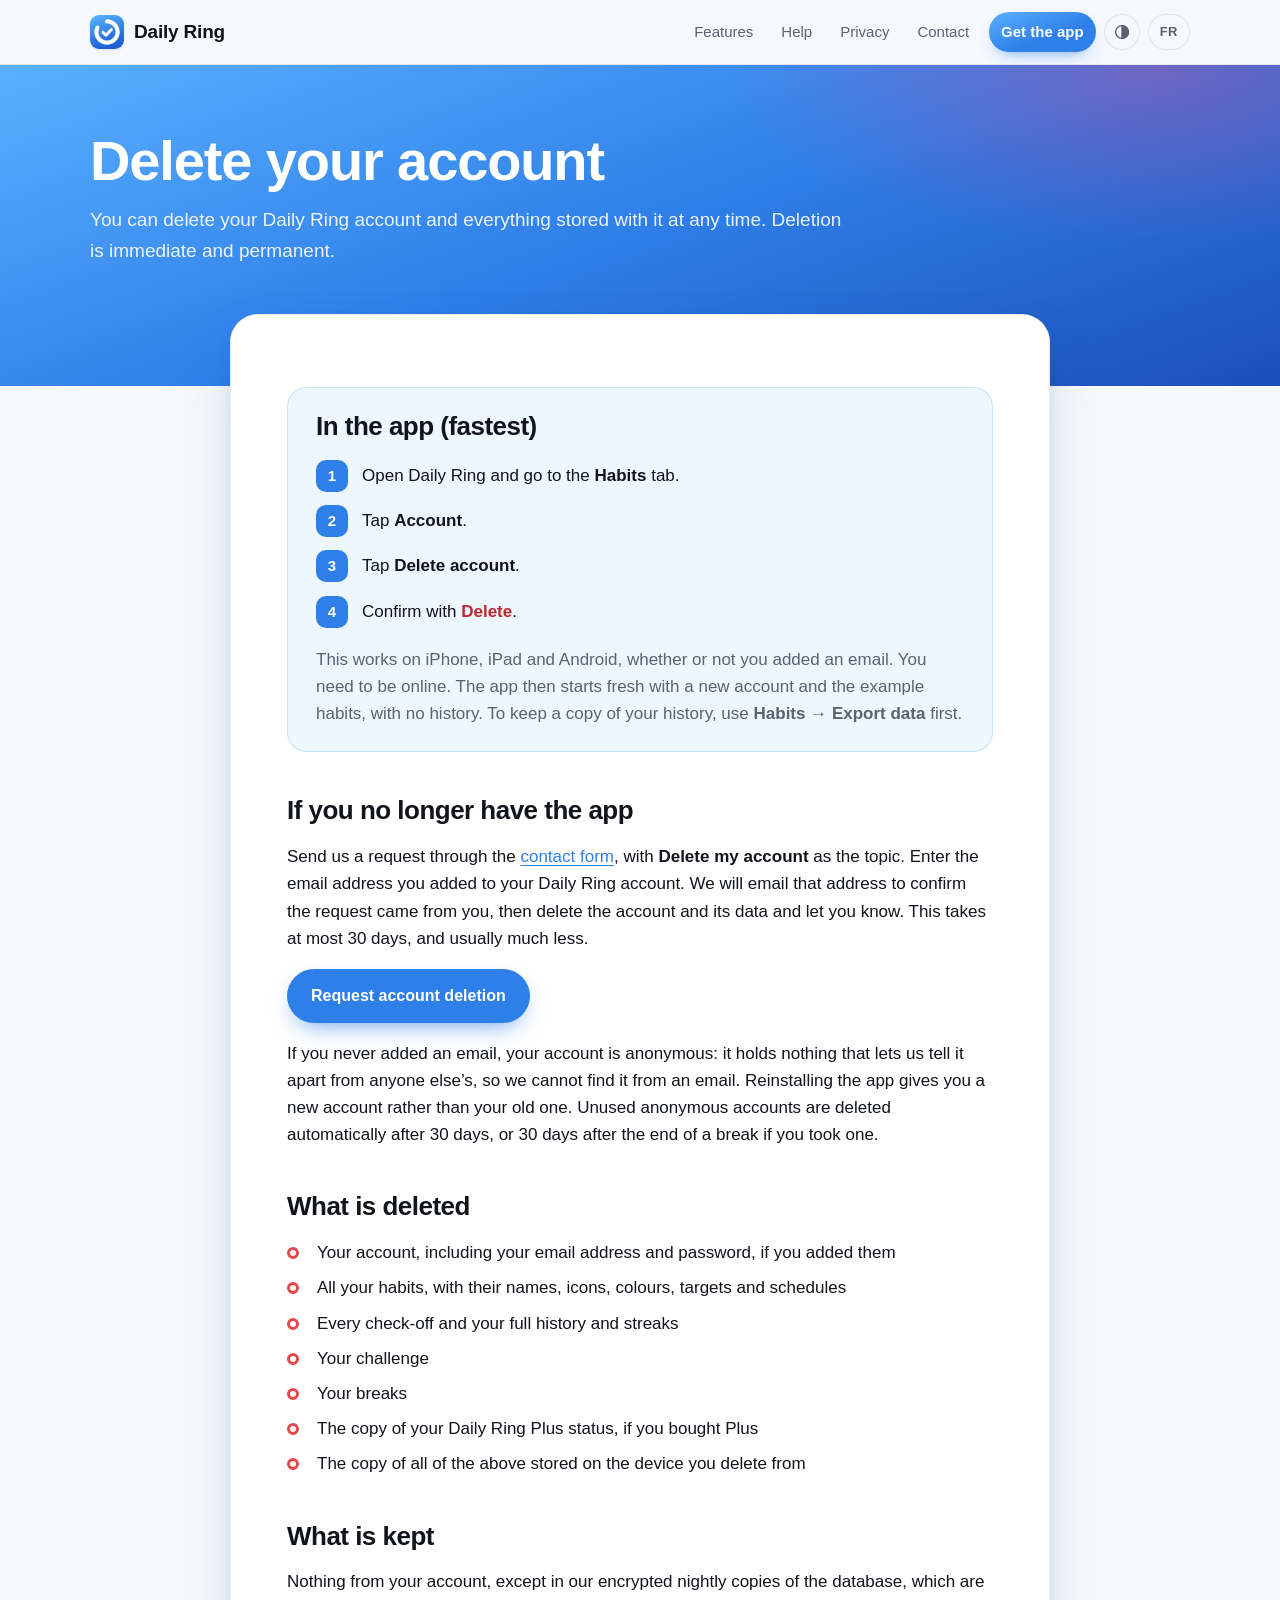
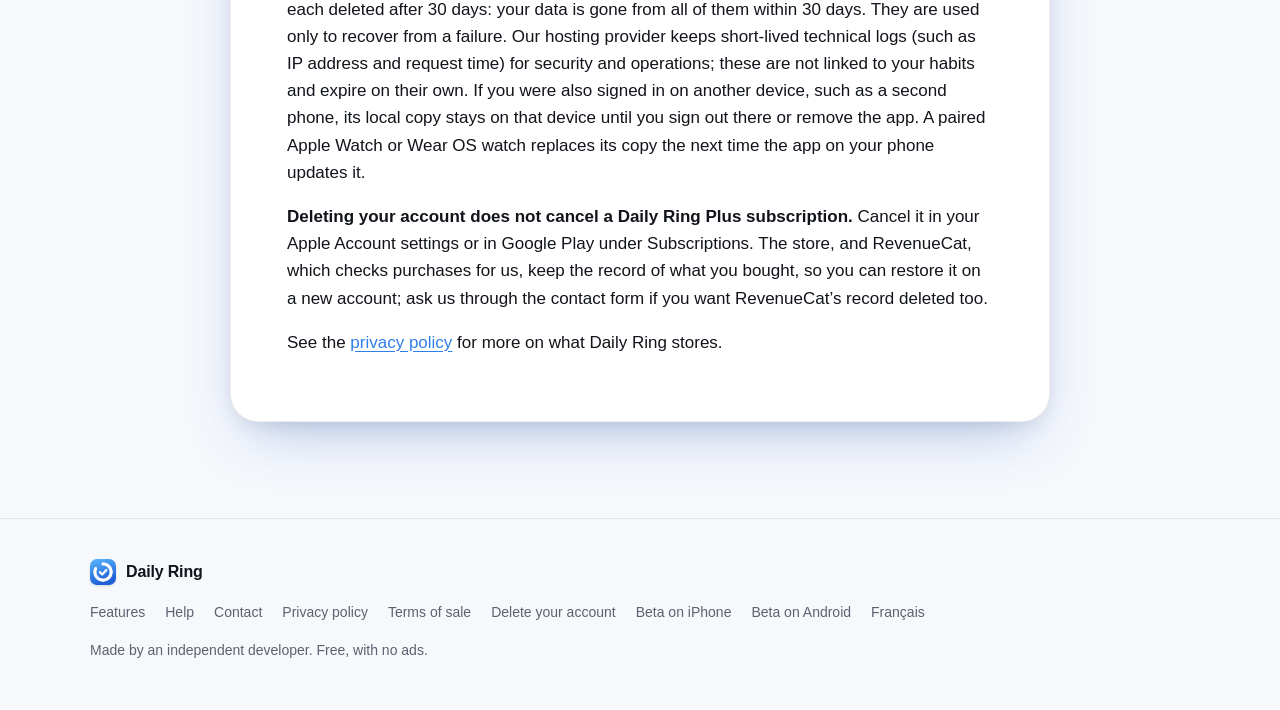
<file: delete-account.html>
<!doctype html>
<html lang="en">
  <head>
    <meta charset="utf-8" />
    <meta name="viewport" content="width=device-width, initial-scale=1" />
    <title>Delete Your Account · Daily Ring</title>
    <meta
      name="description"
      content="How to delete your Daily Ring account and all of its data, in the app or through our contact form."
    />
    <meta name="theme-color" content="#2f7fe8" />
    <script>
      // Before first paint, so a pinned theme never flashes the other one. site.js draws the switch.
      document.documentElement.classList.add('theme-js');
      try {
        var theme = localStorage.getItem('daily-ring-theme');
        if (theme === 'light' || theme === 'dark') document.documentElement.dataset.theme = theme;
      } catch (e) {}
    </script>
    <link rel="icon" href="icon.png" />
    <link rel="apple-touch-icon" href="icon.png" />
    <link rel="stylesheet" href="styles.css" />
    <link rel="alternate" hreflang="en" href="https://dailyring.ca/delete-account.html" />
    <link
      rel="alternate"
      hreflang="fr"
      href="https://dailyring.ca/fr/delete-account.html"
    />
    <link
      rel="alternate"
      hreflang="x-default"
      href="https://dailyring.ca/delete-account.html"
    />
    <script src="site.js" defer></script>
  </head>
  <body>
    <a class="skip" href="#main">Skip to content</a>

    <header class="site">
      <div class="container">
        <a class="brand" href="index.html"><img src="icon.png" alt="" /><span class="brand-name">Daily Ring</span></a>
        <nav aria-label="Main">
          <a class="nav-hide-sm" href="index.html#features">Features</a>
          <a class="nav-hide-sm" href="index.html#faq">Help</a>
          <a class="nav-hide-xs" href="privacy.html">Privacy</a>
          <a class="nav-hide-sm" href="index.html#contact">Contact</a>
          <a class="nav-cta" href="index.html#download">Get the app</a>
          <button class="theme-toggle" type="button" aria-haspopup="menu" aria-expanded="false" aria-label="Theme"></button>
          <a class="lang" href="fr/delete-account.html" hreflang="fr" lang="fr" title="Français"
            >FR</a
          >
        </nav>
      </div>
    </header>

    <main id="main">
      <section class="page-hero">
        <div class="container">
          <h1>Delete your account</h1>
          <p class="lede">
            You can delete your Daily Ring account and everything stored with it at any time.
            Deletion is immediate and permanent.
          </p>
        </div>
      </section>

      <article class="doc">
        <div class="callout" style="--accent: var(--c-blue)">
          <h2>In the app (fastest)</h2>
          <ol class="steps">
            <li>Open Daily Ring and go to the <strong>Habits</strong> tab.</li>
            <li>Tap <strong>Account</strong>.</li>
            <li>Tap <strong>Delete account</strong>.</li>
            <li>Confirm with <span class="danger">Delete</span>.</li>
          </ol>
          <p class="muted">
            This works on iPhone, iPad and Android, whether or not you added an email. You need to
            be online. The app then starts fresh with a new account and the example habits, with no
            history. To keep a copy of your history, use <strong>Habits → Export data</strong>
            first.
          </p>
        </div>

        <h2>If you no longer have the app</h2>
        <p>
          Send us a request through the
          <a href="index.html?topic=delete#contact">contact form</a>, with
          <strong>Delete my account</strong> as the topic. Enter the email address you added to your
          Daily Ring account. We will email that address to confirm the request came from you, then
          delete the account and its data and let you know. This takes at most 30 days, and usually
          much less.
        </p>
        <p>
          <a class="button button-primary" href="index.html?topic=delete#contact"
            >Request account deletion</a
          >
        </p>
        <p>
          If you never added an email, your account is anonymous: it holds nothing that lets us tell
          it apart from anyone else’s, so we cannot find it from an email. Reinstalling the app
          gives you a new account rather than your old one. Unused anonymous accounts are deleted
          automatically after 30 days, or 30 days after the end of a break if you took one.
        </p>

        <h2>What is deleted</h2>
        <ul class="check-list" style="--accent: var(--c-red)">
          <li>Your account, including your email address and password, if you added them</li>
          <li>All your habits, with their names, icons, colours, targets and schedules</li>
          <li>Every check-off and your full history and streaks</li>
          <li>Your challenge</li>
          <li>Your breaks</li>
          <li>The copy of your Daily Ring Plus status, if you bought Plus</li>
          <li>The copy of all of the above stored on the device you delete from</li>
        </ul>

        <h2>What is kept</h2>
        <p>
          Nothing from your account, except in our encrypted nightly copies of the database, which
          are each deleted after 30 days: your data is gone from all of them within 30 days. They
          are used only to recover from a failure. Our hosting provider keeps short-lived technical logs (such as
          IP address and request time) for security and operations; these are not linked to your
          habits and expire on their own. If you were also signed in on another device, such as a
          second phone, its local copy stays on that device until you sign out there or remove the
          app. A paired Apple Watch or Wear OS watch replaces its copy the next time the app on
          your phone updates it.
        </p>
        <p>
          <strong>Deleting your account does not cancel a Daily Ring Plus subscription.</strong>
          Cancel it in your Apple Account settings or in Google Play under Subscriptions. The
          store, and RevenueCat, which checks purchases for us, keep the record of what you bought,
          so you can restore it on a new account; ask us through the contact form if you want
          RevenueCat’s record deleted too.
        </p>

        <p>See the <a href="privacy.html">privacy policy</a> for more on what Daily Ring stores.</p>
      </article>
    </main>

    <footer class="site">
      <div class="container">
        <a class="brand" href="index.html"><img src="icon.png" alt="" />Daily Ring</a>
        <nav aria-label="Footer">
          <a href="index.html#features">Features</a>
          <a href="index.html#faq">Help</a>
          <a href="index.html#contact">Contact</a>
          <a href="privacy.html">Privacy policy</a>
          <a href="terms.html">Terms of sale</a>
          <a href="delete-account.html">Delete your account</a>
          <a href="testflight.html">Beta on iPhone</a>
          <a href="play-testing.html">Beta on Android</a>
          <a href="fr/delete-account.html" hreflang="fr" lang="fr">Français</a>
        </nav>
        <p class="copy">Made by an independent developer. Free, with no ads.</p>
      </div>
    </footer>
  </body>
</html>
</file>
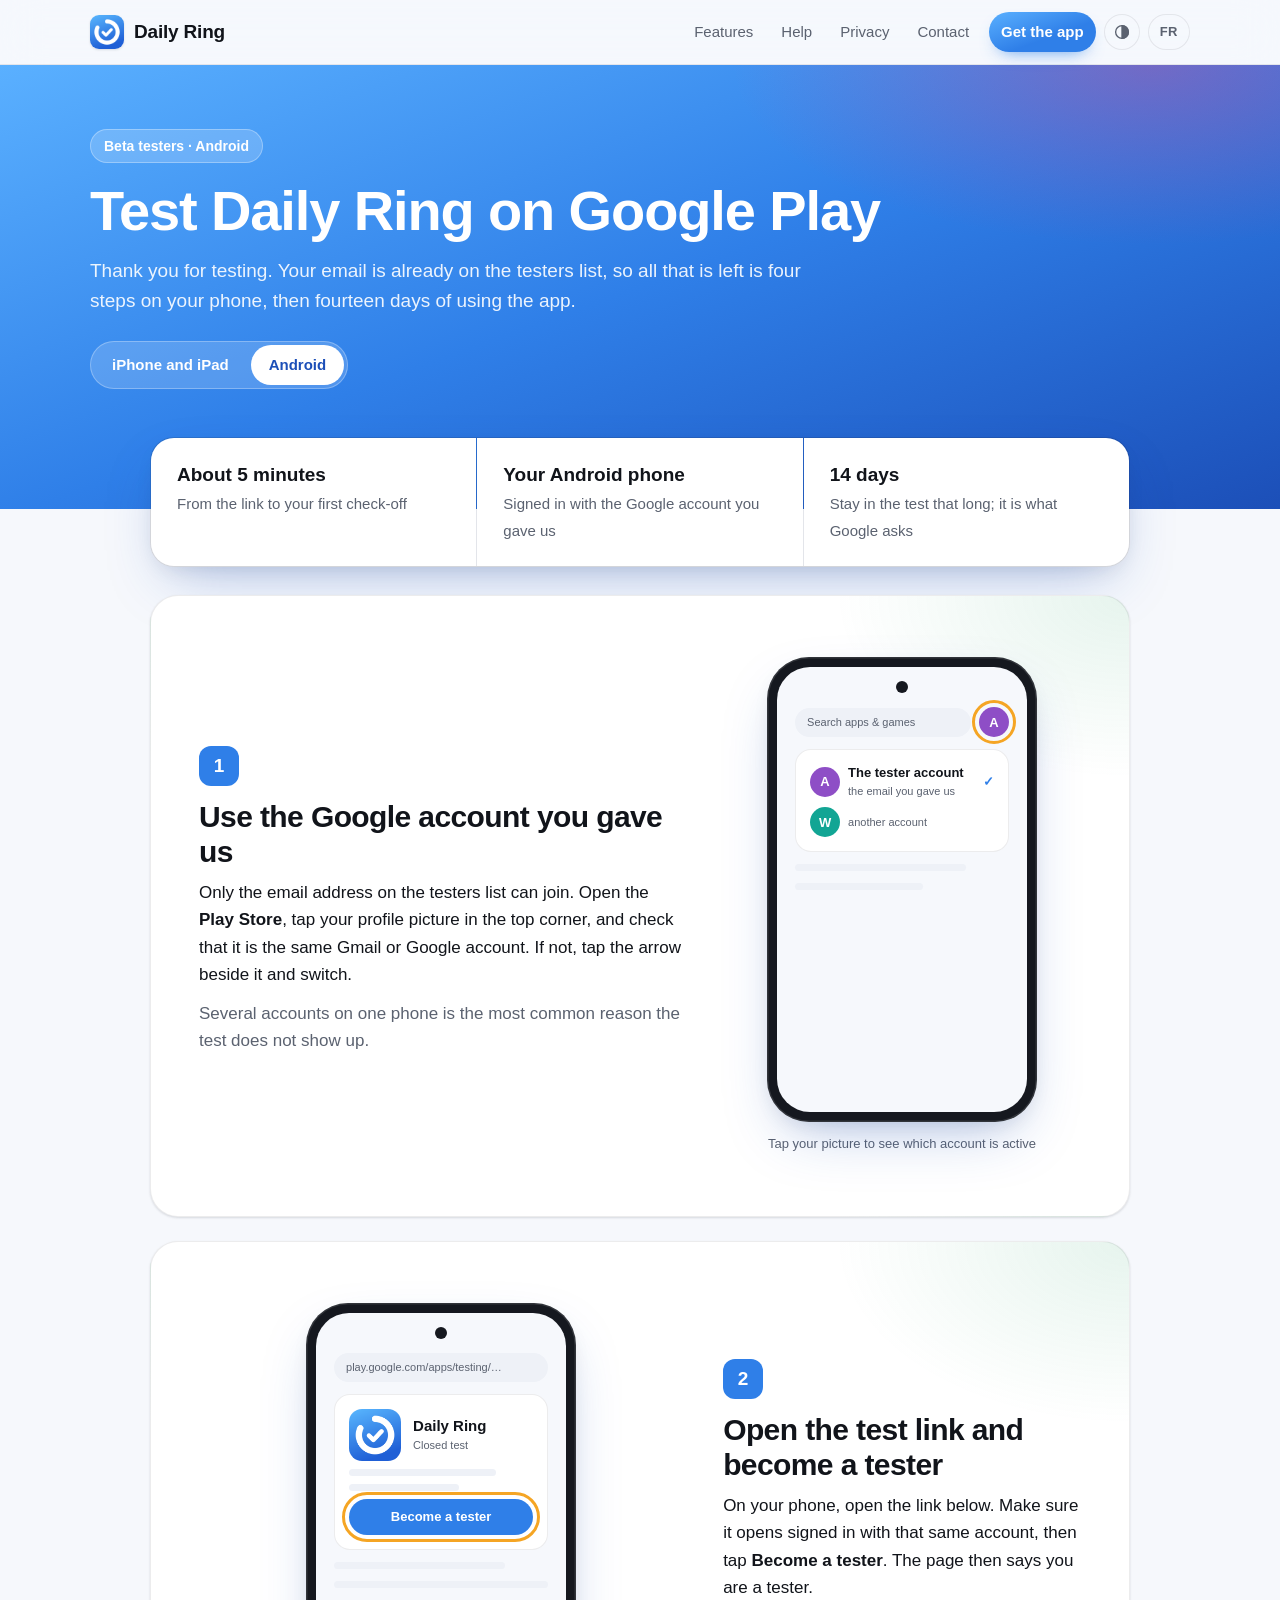
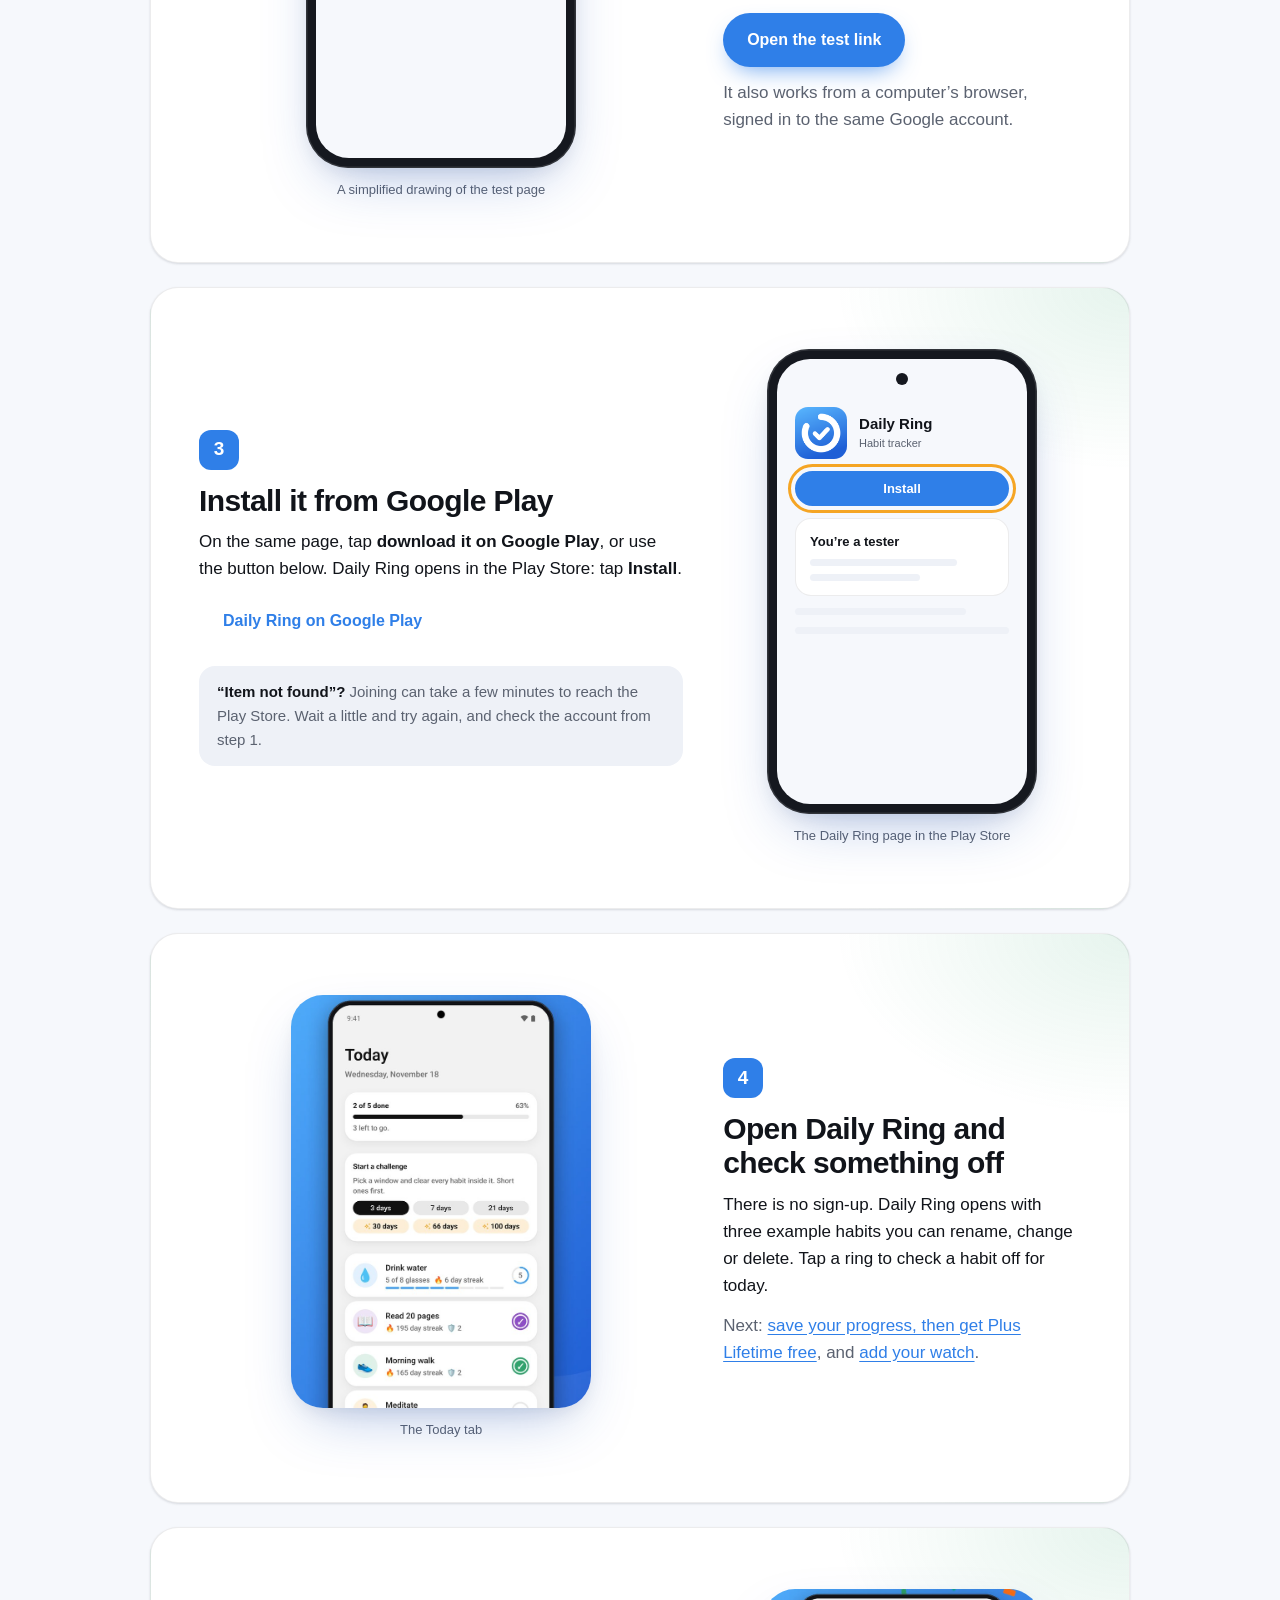
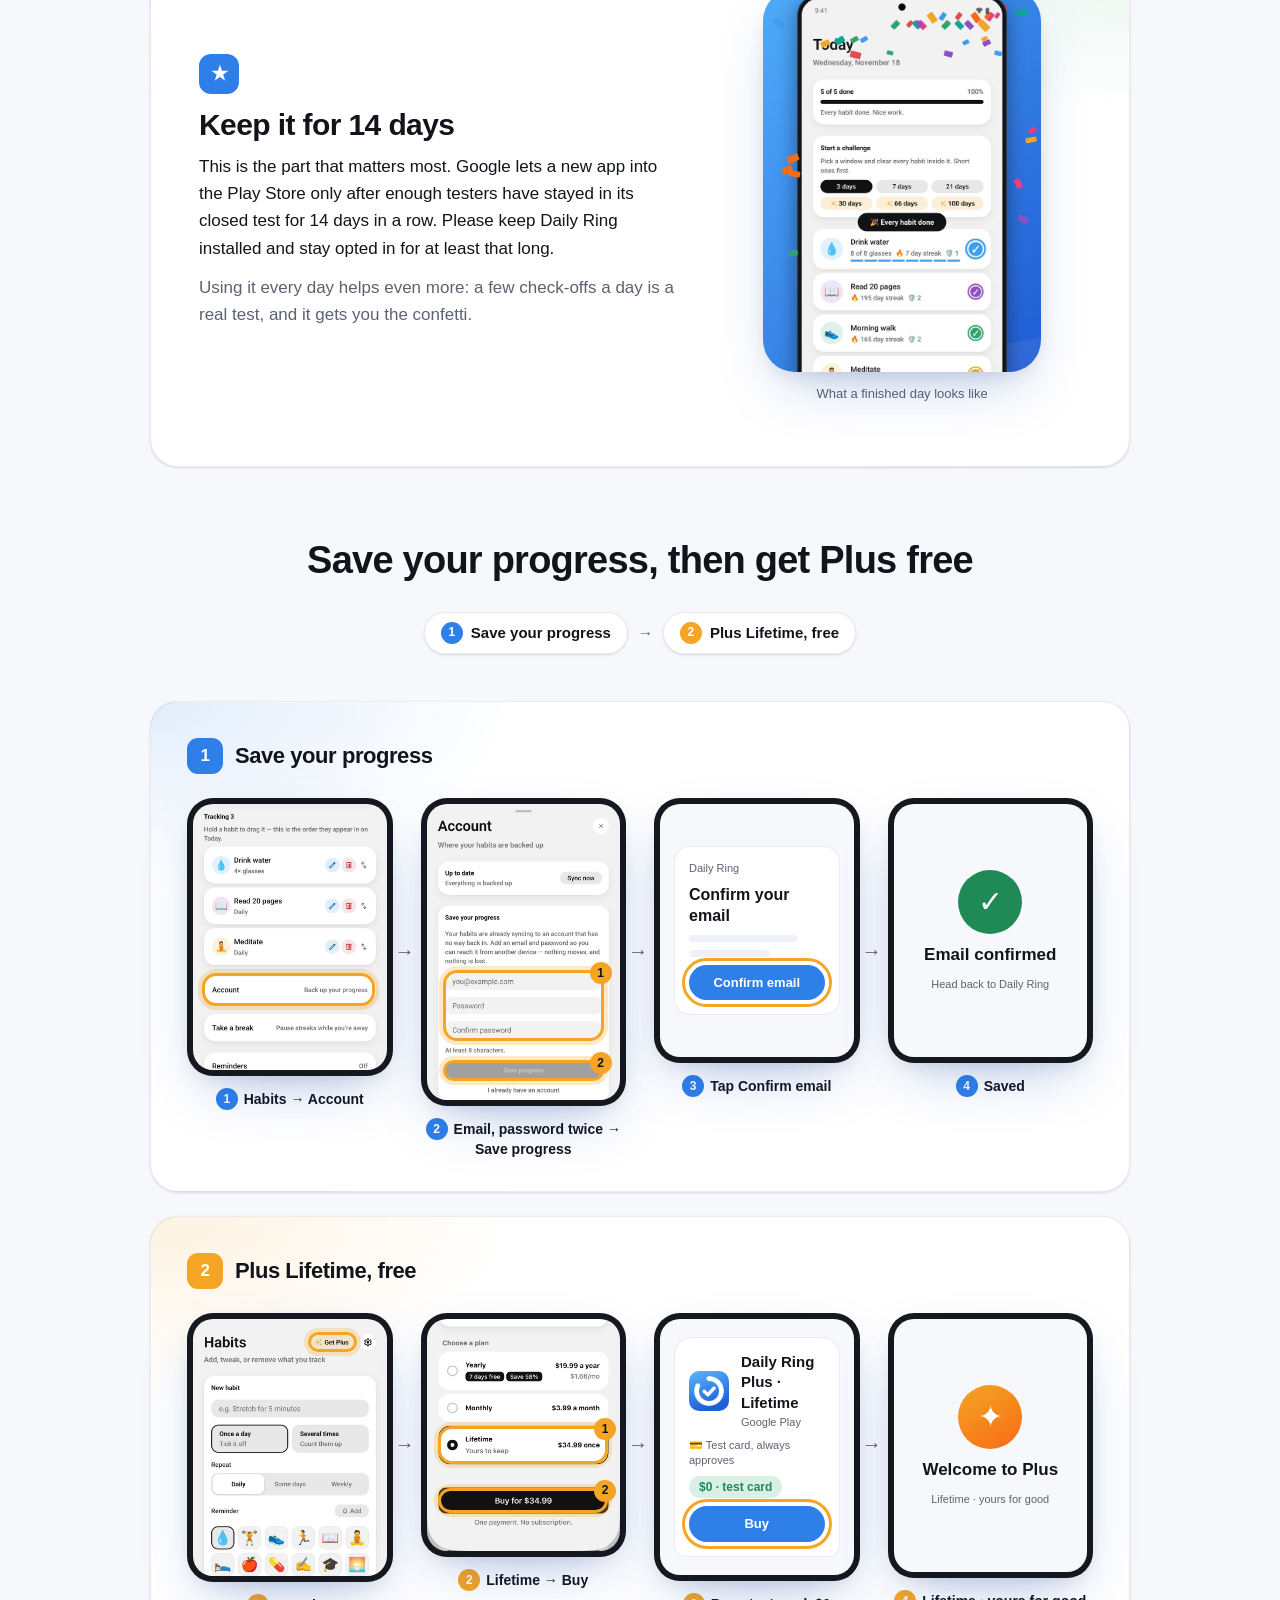
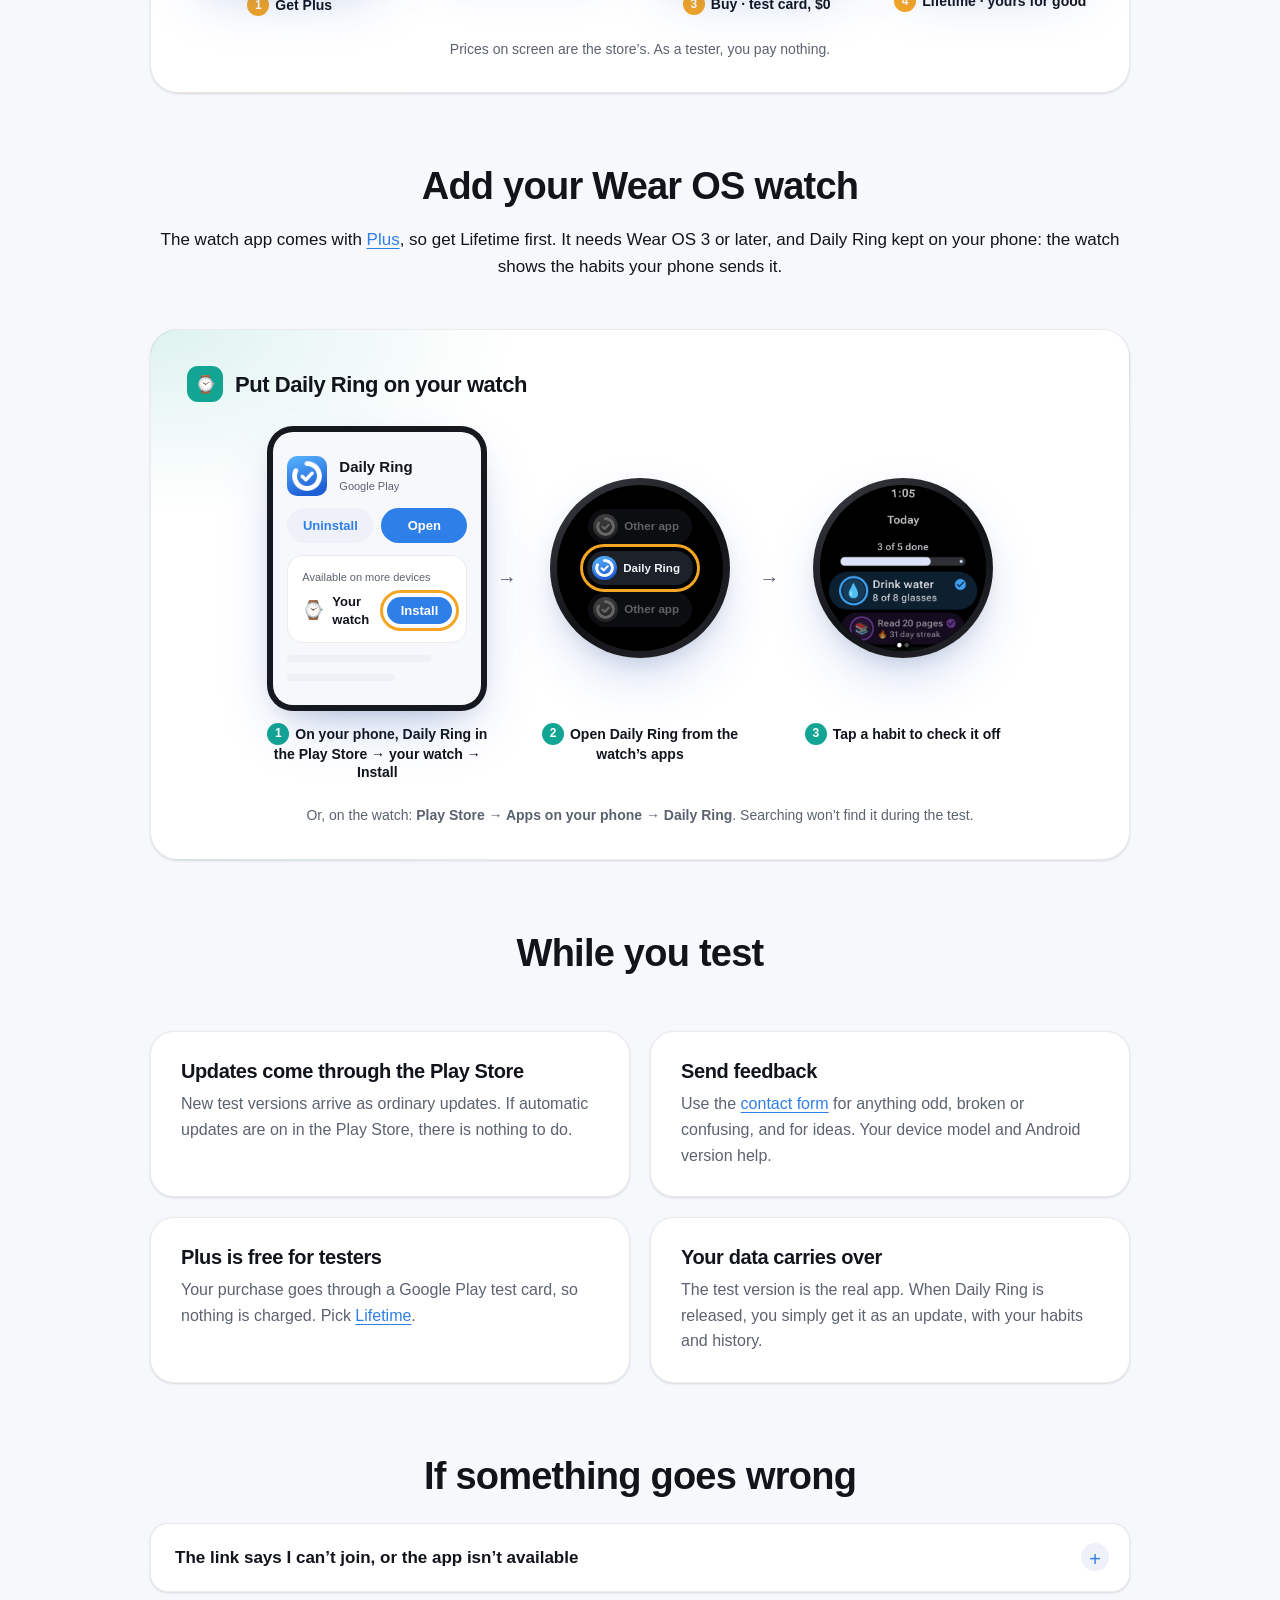
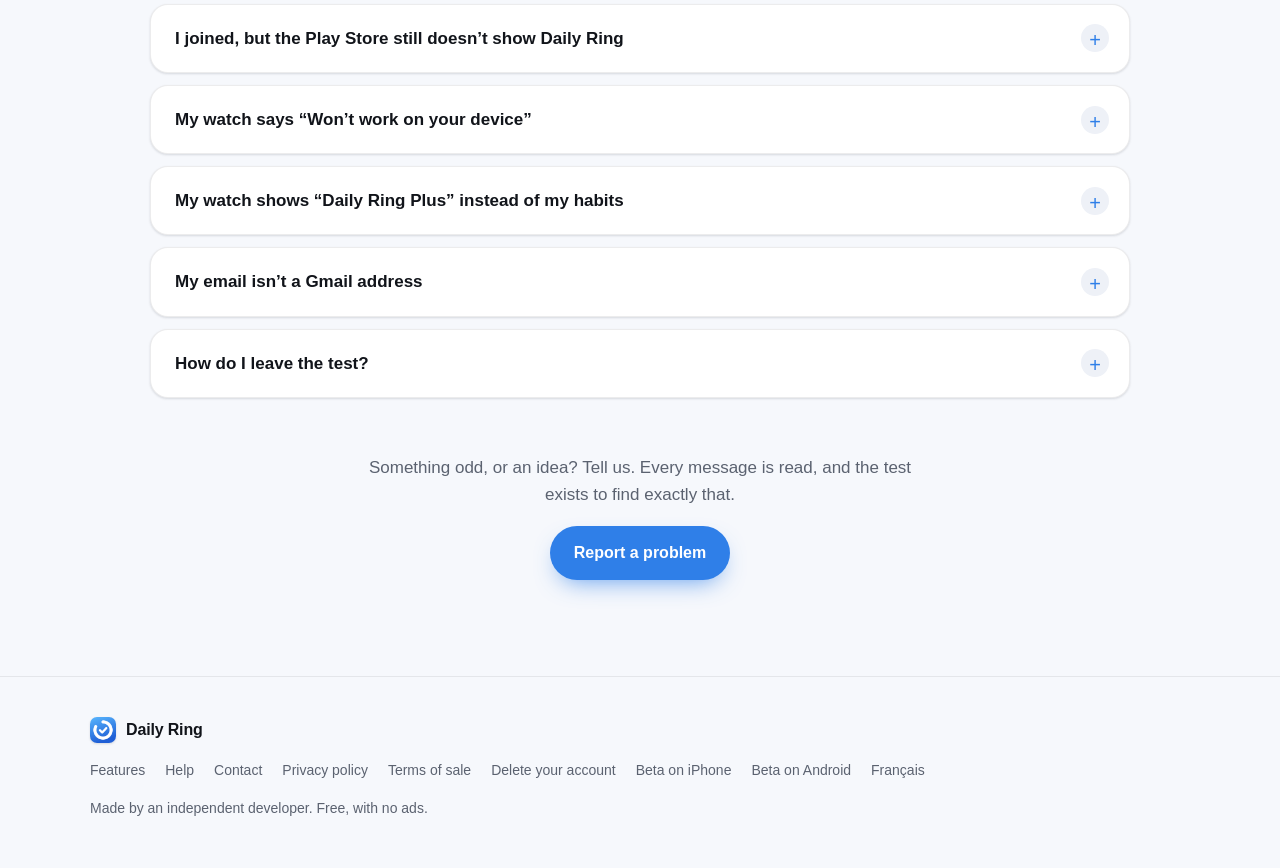
<file: play-testing.html>
<!doctype html>
<html lang="en">
  <head>
    <meta charset="utf-8" />
    <meta name="viewport" content="width=device-width, initial-scale=1" />
    <title>Test Daily Ring on Android · Daily Ring</title>
    <meta
      name="description"
      content="How to join the Daily Ring closed test on Google Play, step by step, once your email is on the testers list."
    />
    <meta name="theme-color" content="#2f7fe8" />
    <script>
      // Before first paint, so a pinned theme never flashes the other one. site.js draws the switch.
      document.documentElement.classList.add('theme-js');
      try {
        var theme = localStorage.getItem('daily-ring-theme');
        if (theme === 'light' || theme === 'dark') document.documentElement.dataset.theme = theme;
      } catch (e) {}
    </script>
    <link rel="icon" href="icon.png" />
    <link rel="apple-touch-icon" href="icon.png" />
    <link rel="stylesheet" href="styles.css" />
    <link rel="alternate" hreflang="en" href="https://dailyring.ca/play-testing.html" />
    <link rel="alternate" hreflang="fr" href="https://dailyring.ca/fr/play-testing.html" />
    <link rel="alternate" hreflang="x-default" href="https://dailyring.ca/play-testing.html" />
    <script src="site.js" defer></script>
  </head>
  <body>
    <a class="skip" href="#main">Skip to content</a>

    <header class="site">
      <div class="container">
        <a class="brand" href="index.html"><img src="icon.png" alt="" /><span class="brand-name">Daily Ring</span></a>
        <nav aria-label="Main">
          <a class="nav-hide-sm" href="index.html#features">Features</a>
          <a class="nav-hide-sm" href="index.html#faq">Help</a>
          <a class="nav-hide-xs" href="privacy.html">Privacy</a>
          <a class="nav-hide-sm" href="index.html#contact">Contact</a>
          <a class="nav-cta" href="index.html#download">Get the app</a>
          <button class="theme-toggle" type="button" aria-haspopup="menu" aria-expanded="false" aria-label="Theme"></button>
          <a class="lang" href="fr/play-testing.html" hreflang="fr" lang="fr" title="Français">FR</a>
        </nav>
      </div>
    </header>

    <main id="main">
      <section class="page-hero">
        <div class="container">
          <span class="pill meta">Beta testers · Android</span>
          <h1>Test Daily Ring on Google Play</h1>
          <p class="lede">
            Thank you for testing. Your email is already on the testers list, so all that is left
            is four steps on your phone, then fourteen days of using the app.
          </p>
          <nav class="platform-switch" aria-label="Platform">
            <a href="testflight.html">iPhone and iPad</a>
            <a href="play-testing.html" aria-current="page">Android</a>
          </nav>
        </div>
      </section>

      <div class="guide" style="--accent: var(--c-green)">
        <ul class="guide-facts">
          <li><strong>About 5 minutes</strong><span>From the link to your first check-off</span></li>
          <li><strong>Your Android phone</strong><span>Signed in with the Google account you gave us</span></li>
          <li><strong>14 days</strong><span>Stay in the test that long; it is what Google asks</span></li>
        </ul>

        <ol class="gsteps">
          <li class="gstep">
            <div>
              <span class="gstep-num" aria-hidden="true">1</span>
              <h2>Use the Google account you gave us</h2>
              <p>
                Only the email address on the testers list can join. Open the
                <strong>Play Store</strong>, tap your profile picture in the top corner, and check
                that it is the same Gmail or Google account. If not, tap the arrow beside it and
                switch.
              </p>
              <p class="muted">
                Several accounts on one phone is the most common reason the test does not show up.
              </p>
            </div>
            <figure class="gstep-visual">
              <div class="mock mock-android" aria-hidden="true">
                <div class="mock-screen">
                  <div class="mock-row">
                    <div class="mock-url" style="flex: 1">Search apps &amp; games</div>
                    <span class="mock-avatar tap">A</span>
                  </div>
                  <div class="mock-card">
                    <div class="mock-row">
                      <span class="mock-avatar">A</span>
                      <span style="flex: 1"><b>The tester account</b><br /><span class="mock-small">the email you gave us</span></span>
                      <span class="mock-check">✓</span>
                    </div>
                    <div class="mock-row">
                      <span class="mock-avatar" style="background: var(--c-teal)">W</span>
                      <span style="flex: 1" class="mock-small">another account</span>
                    </div>
                  </div>
                  <div class="mock-line w80"></div>
                  <div class="mock-line w60"></div>
                </div>
              </div>
              <figcaption>Tap your picture to see which account is active</figcaption>
            </figure>
          </li>

          <li class="gstep">
            <div>
              <span class="gstep-num" aria-hidden="true">2</span>
              <h2>Open the test link and become a tester</h2>
              <p>
                On your phone, open the link below. Make sure it opens signed in with that same
                account, then tap <strong>Become a tester</strong>. The page then says you are a
                tester.
              </p>
              <p>
                <a class="button button-primary" href="https://play.google.com/apps/testing/com.ejadayel.habittracker">Open the test link</a>
              </p>
              <p class="muted">
                It also works from a computer’s browser, signed in to the same Google account.
              </p>
            </div>
            <figure class="gstep-visual">
              <div class="mock mock-android" aria-hidden="true">
                <div class="mock-screen">
                  <div class="mock-url">play.google.com/apps/testing/…</div>
                  <div class="mock-card">
                    <div class="mock-app">
                      <img src="icon.png" alt="" />
                      <div><b>Daily Ring</b><small>Closed test</small></div>
                    </div>
                    <div class="mock-line w80"></div>
                    <div class="mock-line w60"></div>
                    <span class="mock-btn primary tap">Become a tester</span>
                  </div>
                  <div class="mock-line w80"></div>
                  <div class="mock-line"></div>
                </div>
              </div>
              <figcaption>A simplified drawing of the test page</figcaption>
            </figure>
          </li>

          <li class="gstep">
            <div>
              <span class="gstep-num" aria-hidden="true">3</span>
              <h2>Install it from Google Play</h2>
              <p>
                On the same page, tap <strong>download it on Google Play</strong>, or use the button
                below. Daily Ring opens in the Play Store: tap <strong>Install</strong>.
              </p>
              <p>
                <a class="button" href="https://play.google.com/store/apps/details?id=com.ejadayel.habittracker">Daily Ring on Google Play</a>
              </p>
              <div class="tip">
                <p>
                  <strong>“Item not found”?</strong> Joining can take a few minutes to reach the
                  Play Store. Wait a little and try again, and check the account from step 1.
                </p>
              </div>
            </div>
            <figure class="gstep-visual">
              <div class="mock mock-android" aria-hidden="true">
                <div class="mock-screen">
                  <div class="mock-app" style="margin-top: 8px">
                    <img src="icon.png" alt="" />
                    <div><b>Daily Ring</b><small>Habit tracker</small></div>
                  </div>
                  <span class="mock-btn primary tap">Install</span>
                  <div class="mock-card">
                    <b>You’re a tester</b>
                    <div class="mock-line w80"></div>
                    <div class="mock-line w60"></div>
                  </div>
                  <div class="mock-line w80"></div>
                  <div class="mock-line"></div>
                </div>
              </div>
              <figcaption>The Daily Ring page in the Play Store</figcaption>
            </figure>
          </li>

          <li class="gstep">
            <div>
              <span class="gstep-num" aria-hidden="true">4</span>
              <h2>Open Daily Ring and check something off</h2>
              <p>
                There is no sign-up. Daily Ring opens with three example habits you can rename,
                change or delete. Tap a ring to check a habit off for today.
              </p>
              <p class="muted">Next: <a href="#plus">save your progress, then get Plus Lifetime free</a>, and <a href="#watch">add your watch</a>.</p>
            </div>
            <figure class="gstep-visual">
              <div class="shot">
                <img src="images/android-today.jpg" alt="The Today tab in Daily Ring on Android, with two of five habits done" width="720" height="993" loading="lazy" />
              </div>
              <figcaption>The Today tab</figcaption>
            </figure>
          </li>

          <li class="gstep">
            <div>
              <span class="gstep-num" aria-hidden="true">★</span>
              <h2>Keep it for 14 days</h2>
              <p>
                This is the part that matters most. Google lets a new app into the Play Store only
                after enough testers have stayed in its closed test for 14 days in a row. Please
                keep Daily Ring installed and stay opted in for at least that long.
              </p>
              <p class="muted">
                Using it every day helps even more: a few check-offs a day is a real test, and it
                gets you the confetti.
              </p>
            </div>
            <figure class="gstep-visual">
              <div class="shot">
                <img src="images/android-confetti.jpg" alt="Daily Ring celebrating a day with every habit done" width="720" height="993" loading="lazy" />
              </div>
              <figcaption>What a finished day looks like</figcaption>
            </figure>
          </li>
        </ol>


        <section class="flows" id="plus" aria-labelledby="plus-title">
          <div class="flows-head">
            <h2 id="plus-title">Save your progress, then get Plus free</h2>
            <p class="order">
              <span style="--accent: var(--brand)"><b>1</b>Save your progress</span>
              <i aria-hidden="true">→</i>
              <span style="--accent: var(--c-amber)"><b>2</b>Plus Lifetime, free</span>
            </p>
          </div>

          <div class="flow" style="--accent: var(--brand)">
            <h3><b aria-hidden="true">1</b>Save your progress</h3>
            <ol class="strip">
              <li><figure><div class="screen"><img src="images/android-account.jpg" alt="The Habits tab on Android, with the Account row ringed" width="720" height="990" loading="lazy" /><div class="ring-area" aria-hidden="true"><span class="ring" style="left:4.7%;top:63.4%;width:89.4%;height:12.7%"></span></div></div><figcaption>Habits → Account</figcaption></figure></li>
              <li><figure><div class="screen"><img src="images/android-save.jpg" alt="The Account sheet: email, password and confirm password, then Save progress" width="720" height="1102" loading="lazy" /><div class="ring-area" aria-hidden="true"><span class="ring" data-n=1 style="left:8.4%;top:56.1%;width:83.1%;height:24.1%"></span><span class="ring" data-n=2 style="left:8.4%;top:86.5%;width:83.1%;height:6.9%"></span></div></div><figcaption>Email, password twice → Save progress</figcaption></figure></li>
              <li><figure><div class="screen screen-drawn" aria-hidden="true"><div class="mock-screen"><div class="mock-card"><span class="mock-small">Daily Ring</span><span class="mock-mail-title">Confirm your email</span><div class="mock-line w80"></div><div class="mock-line w60"></div><span class="mock-btn primary tap">Confirm email</span></div></div></div><figcaption>Tap Confirm email</figcaption></figure></li>
              <li><figure><div class="screen screen-drawn" aria-hidden="true"><div class="mock-screen"><div class="mock-big"><span class="badge">✓</span><b>Email confirmed</b><span class="mock-small">Head back to Daily Ring</span></div></div></div><figcaption>Saved</figcaption></figure></li>
            </ol>
          </div>

          <div class="flow" style="--accent: var(--c-amber)">
            <h3><b aria-hidden="true">2</b>Plus Lifetime, free</h3>
            <ol class="strip">
              <li><figure><div class="screen"><img src="images/android-get-plus.jpg" alt="The Habits tab on Android, with the Get Plus button ringed" width="720" height="956" loading="lazy" /><div class="ring-area" aria-hidden="true"><span class="ring" style="left:59.4%;top:5.2%;width:25.3%;height:7.5%"></span></div></div><figcaption>Get Plus</figcaption></figure></li>
              <li><figure><div class="screen"><img src="images/beta-lifetime.jpg" alt="The Plus sheet with Lifetime selected and the Buy button ringed" width="720" height="863" loading="lazy" /><div class="ring-area" aria-hidden="true"><span class="ring" data-n=1 style="left:6.2%;top:46.3%;width:87.6%;height:16.2%"></span><span class="ring" data-n=2 style="left:6.2%;top:72.8%;width:87.6%;height:11.0%"></span></div></div><figcaption>Lifetime → Buy</figcaption></figure></li>
              <li><figure><div class="screen screen-drawn" aria-hidden="true"><div class="mock-screen"><div class="mock-sheet"><div class="mock-app"><img src="icon.png" alt="" /><div><b>Daily Ring Plus · Lifetime</b><small>Google Play</small></div></div><div class="mock-row"><span class="mock-small">💳 Test card, always approves</span></div><span class="free-chip">$0 · test card</span><span class="mock-btn primary tap">Buy</span></div></div></div><figcaption>Buy · test card, $0</figcaption></figure></li>
              <li><figure><div class="screen screen-drawn" aria-hidden="true"><div class="mock-screen"><div class="mock-big"><span class="badge plus">✦</span><b>Welcome to Plus</b><span class="mock-small">Lifetime · yours for good</span></div></div></div><figcaption>Lifetime · yours for good</figcaption></figure></li>
            </ol>
            <p class="flow-note">Prices on screen are the store’s. As a tester, you pay nothing.</p>
          </div>
        </section>

        <section class="flows" id="watch" aria-labelledby="watch-title">
          <div class="flows-head">
            <h2 id="watch-title">Add your Wear OS watch</h2>
            <p class="muted">
              The watch app comes with <a href="#plus">Plus</a>, so get Lifetime first. It needs
              Wear OS 3 or later, and Daily Ring kept on your phone: the watch shows the habits
              your phone sends it.
            </p>
          </div>

          <div class="flow" style="--accent: var(--c-teal)">
            <h3><b aria-hidden="true">⌚</b>Put Daily Ring on your watch</h3>
            <ol class="strip strip-3">
              <li><figure><div class="screen screen-drawn" aria-hidden="true"><div class="mock-screen"><div class="mock-app"><img src="icon.png" alt="" /><div><b>Daily Ring</b><small>Google Play</small></div></div><div class="mock-row"><span class="mock-btn" style="flex: 1">Uninstall</span><span class="mock-btn primary" style="flex: 1">Open</span></div><div class="mock-card"><span class="mock-small">Available on more devices</span><div class="mock-row"><span class="mock-device"><span>⌚</span><b>Your watch</b></span><span class="mock-btn primary small tap">Install</span></div></div><div class="mock-line w80"></div><div class="mock-line w60"></div></div></div><figcaption>On your phone, Daily Ring in the Play Store → your watch → Install</figcaption></figure></li>
              <li><figure><div class="screen screen-wear" aria-hidden="true"><div class="wear-ui"><span class="wear-app dim"><img src="icon.png" alt="" style="filter: grayscale(1)" />Other app</span><span class="wear-app tap"><img src="icon.png" alt="" />Daily Ring</span><span class="wear-app dim"><img src="icon.png" alt="" style="filter: grayscale(1)" />Other app</span></div></div><figcaption>Open Daily Ring from the watch’s apps</figcaption></figure></li>
              <li><figure><div class="screen screen-wear"><img src="images/wear-today.png" alt="Daily Ring on Wear OS: today’s habits, 3 of 5 done" width="454" height="454" loading="lazy" /></div><figcaption>Tap a habit to check it off</figcaption></figure></li>
            </ol>
            <p class="flow-note">
              Or, on the watch: <strong>Play Store → Apps on your phone → Daily Ring</strong>.
              Searching won’t find it during the test.
            </p>
          </div>
        </section>

        <h2 class="guide-section">While you test</h2>
        <div class="guide-after">
          <div>
            <h3>Updates come through the Play Store</h3>
            <p>
              New test versions arrive as ordinary updates. If automatic updates are on in the
              Play Store, there is nothing to do.
            </p>
          </div>
          <div>
            <h3>Send feedback</h3>
            <p>
              Use the <a href="index.html?topic=bug#contact">contact form</a> for anything odd,
              broken or confusing, and for ideas. Your device model and Android version help.
            </p>
          </div>
          <div>
            <h3>Plus is free for testers</h3>
            <p>
              Your purchase goes through a Google Play test card, so nothing is charged. Pick
              <a href="#plus">Lifetime</a>.
            </p>
          </div>
          <div>
            <h3>Your data carries over</h3>
            <p>
              The test version is the real app. When Daily Ring is released, you simply get it as
              an update, with your habits and history.
            </p>
          </div>
        </div>

        <h2 class="guide-section">If something goes wrong</h2>
        <div class="faq">
          <details>
            <summary>The link says I can’t join, or the app isn’t available</summary>
            <p>
              The link is open only to email addresses on the testers list. Check the account in
              the browser that opened it, or open the link in a private window and sign in with
              the right one. If it is the right account, tell us through the
              <a href="index.html?topic=question#contact">contact form</a> so we can check the
              list.
            </p>
          </details>
          <details>
            <summary>I joined, but the Play Store still doesn’t show Daily Ring</summary>
            <p>
              Give it up to an hour, then close and reopen the Play Store. Searching for it may not
              work during a closed test, so use the Google Play button in step 3 instead.
            </p>
          </details>
          <details>
            <summary>My watch says “Won’t work on your device”</summary>
            <p>
              Check that the watch runs Wear OS 3 or later and that its Play Store uses the same
              Google account as your phone. Then, in the watch’s settings, find the Play Store
              app, clear its cache, and install again from your phone.
            </p>
          </details>
          <details>
            <summary>My watch shows “Daily Ring Plus” instead of my habits</summary>
            <p>
              The watch app comes with Plus. <a href="#plus">Get Lifetime</a> on your phone, then
              open Daily Ring there with the watch nearby, so it can tell the watch.
            </p>
          </details>
          <details>
            <summary>My email isn’t a Gmail address</summary>
            <p>
              It needs to be the address of a Google account. Any email can be one: create a Google
              account with it, or send us your Gmail address instead.
            </p>
          </details>
          <details>
            <summary>How do I leave the test?</summary>
            <p>
              Open the test link again and tap <strong>Leave the program</strong>, then uninstall
              the app. If you added an email, delete the account first under
              <strong>Habits → Account → Delete account</strong> to remove its data;
              <a href="delete-account.html">here is how</a>.
            </p>
          </details>
        </div>

        <div class="guide-end">
          <p>
            Something odd, or an idea? Tell us. Every message is read, and the test exists to find
            exactly that.
          </p>
          <a class="button button-primary" href="index.html?topic=bug#contact">Report a problem</a>
        </div>
      </div>
    </main>

    <footer class="site">
      <div class="container">
        <a class="brand" href="index.html"><img src="icon.png" alt="" />Daily Ring</a>
        <nav aria-label="Footer">
          <a href="index.html#features">Features</a>
          <a href="index.html#faq">Help</a>
          <a href="index.html#contact">Contact</a>
          <a href="privacy.html">Privacy policy</a>
          <a href="terms.html">Terms of sale</a>
          <a href="delete-account.html">Delete your account</a>
          <a href="testflight.html">Beta on iPhone</a>
          <a href="play-testing.html">Beta on Android</a>
          <a href="fr/play-testing.html" hreflang="fr" lang="fr">Français</a>
        </nav>
        <p class="copy">Made by an independent developer. Free, with no ads.</p>
      </div>
    </footer>
  </body>
</html>
</file>
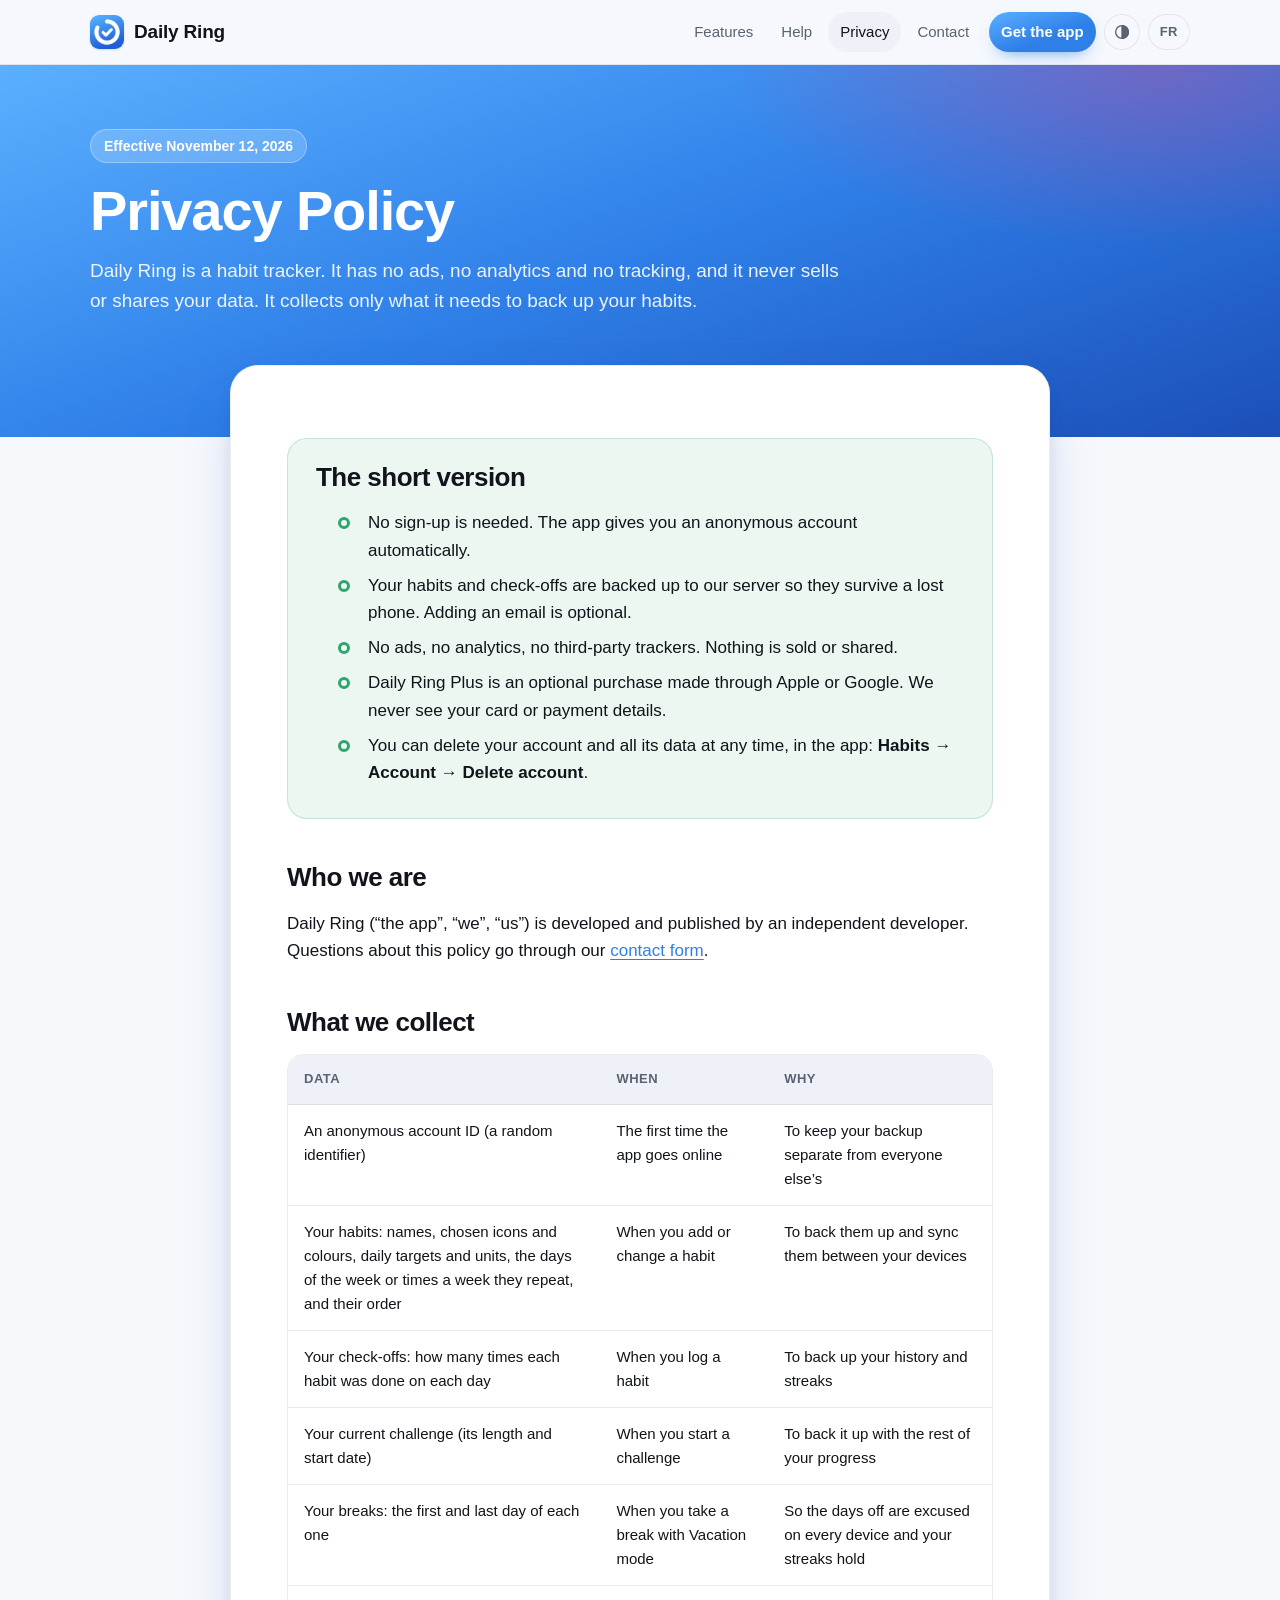
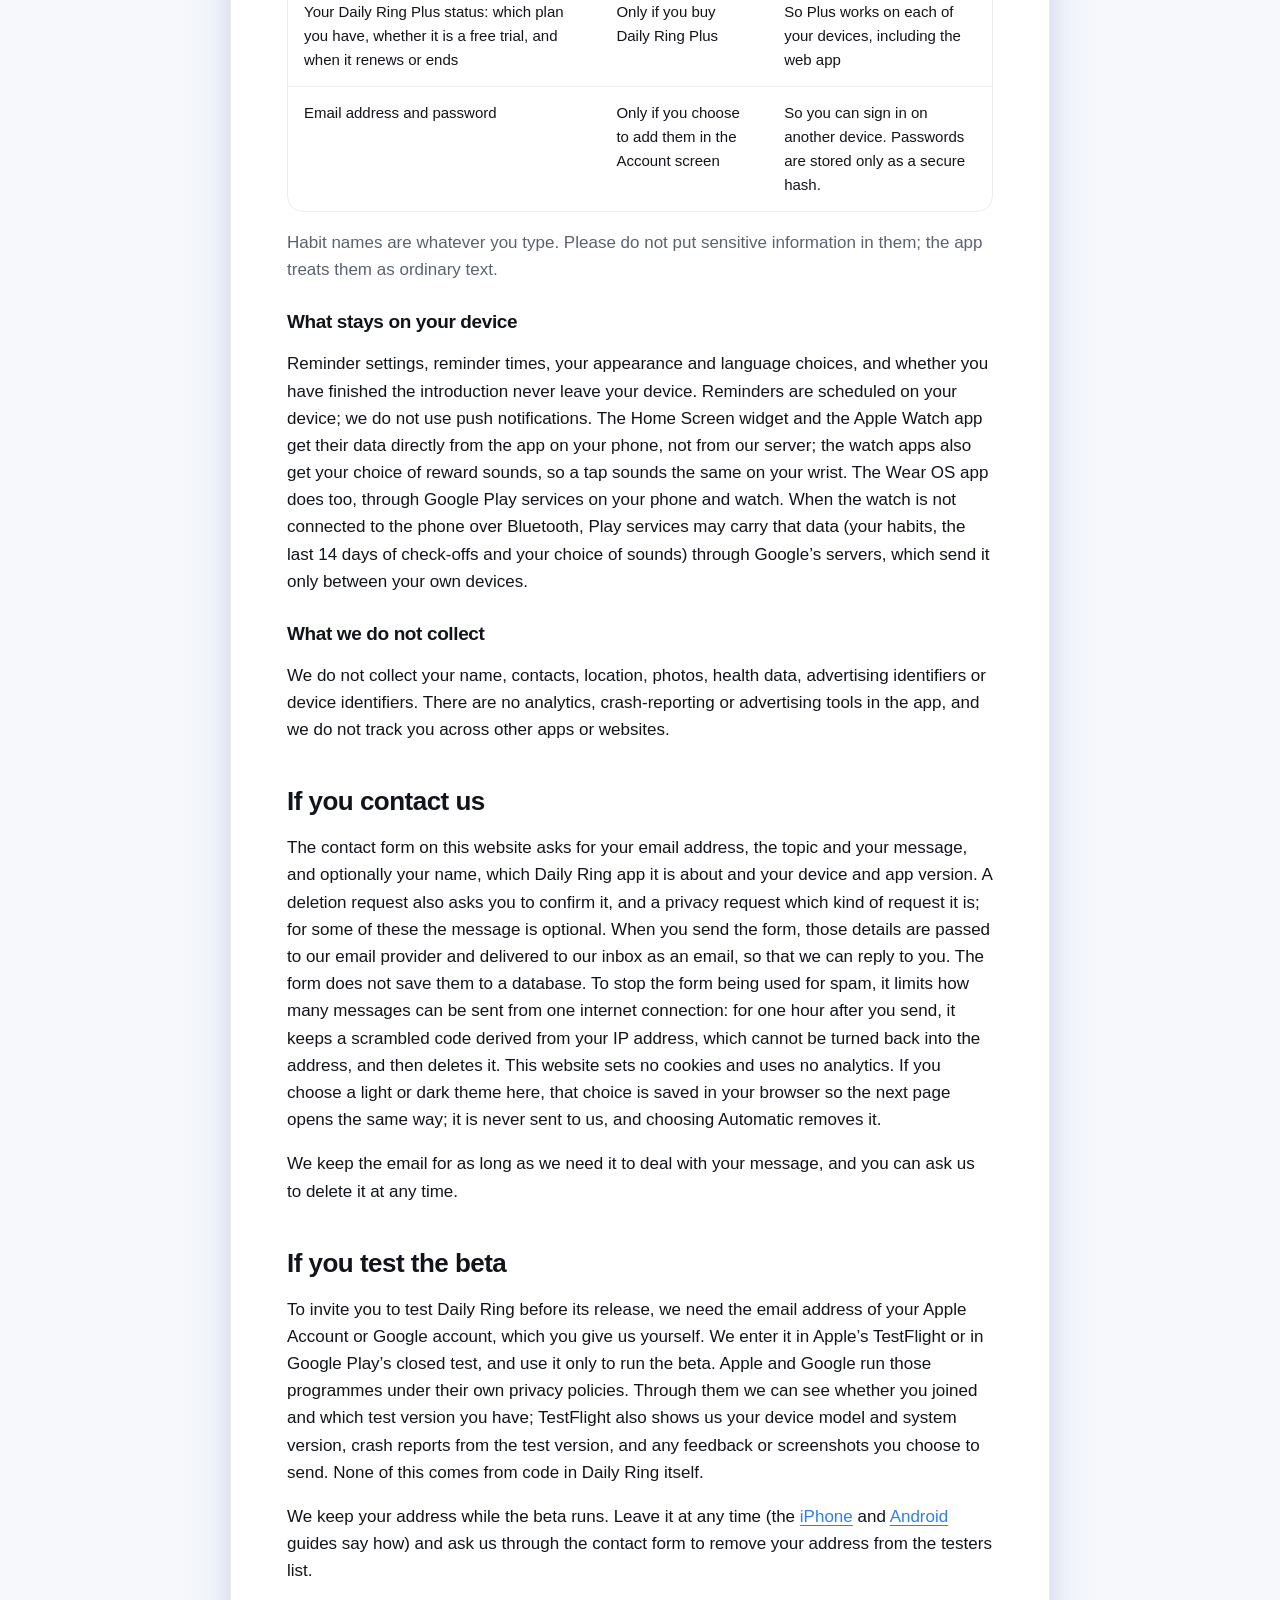
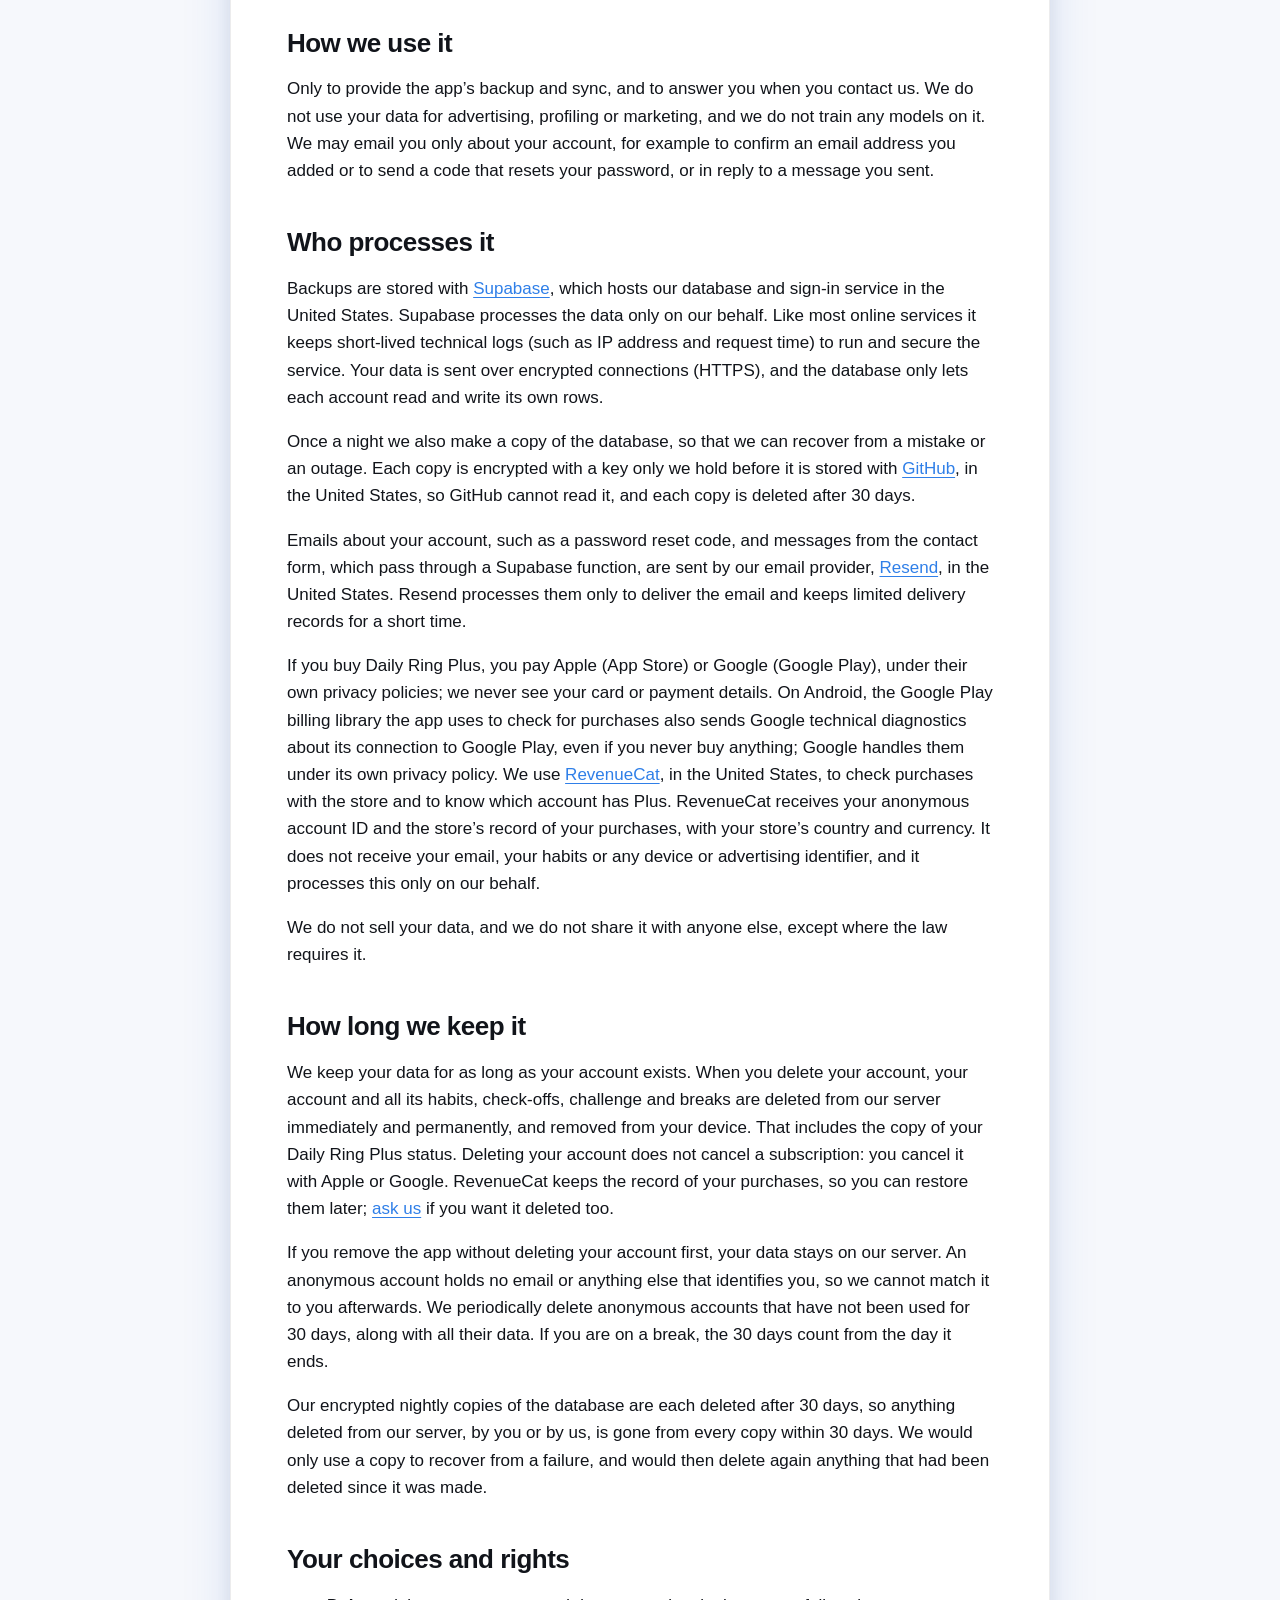
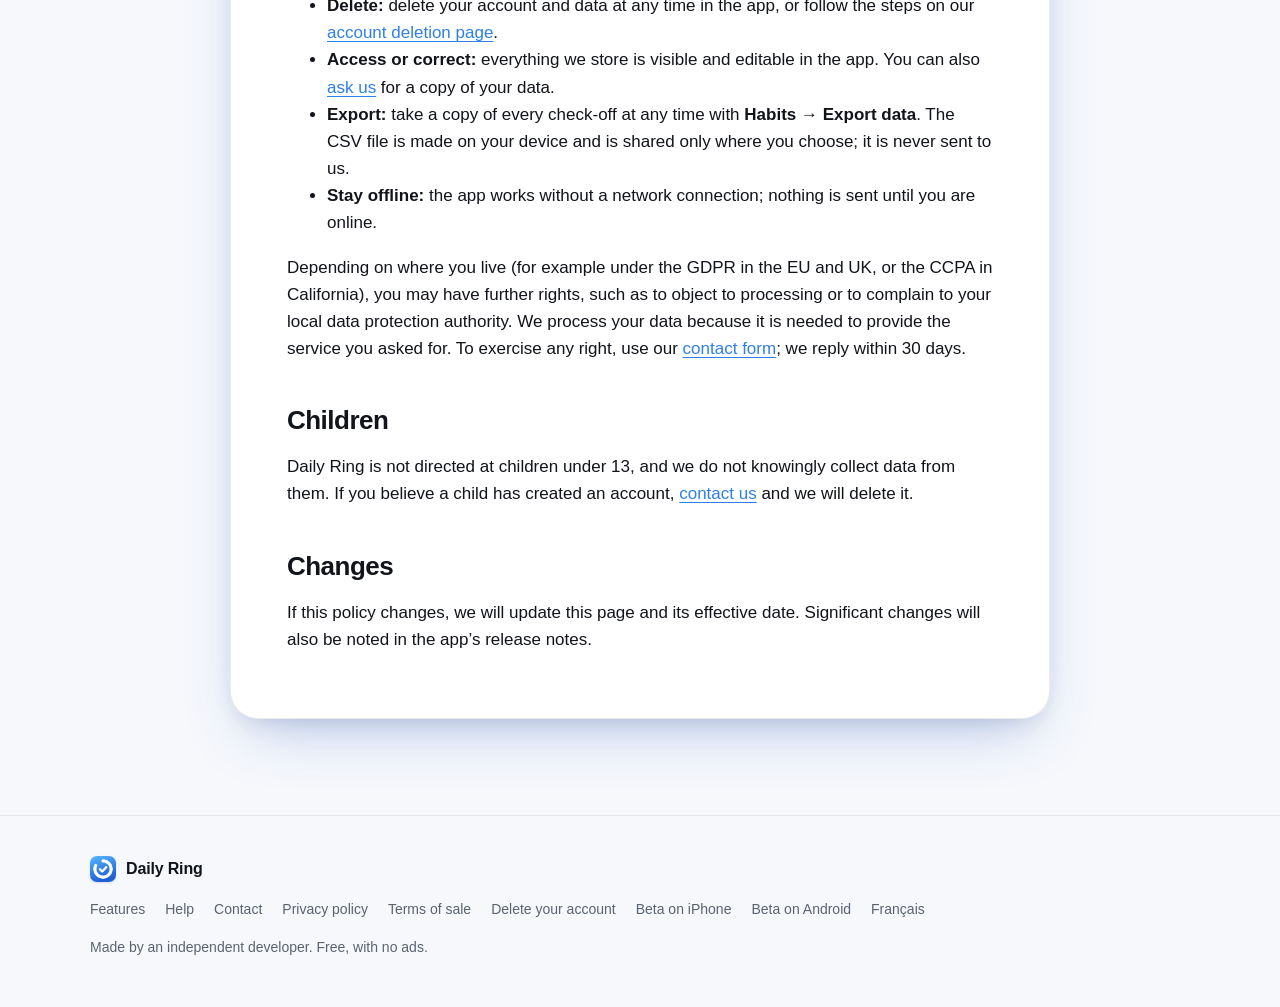
<file: privacy.html>
<!doctype html>
<html lang="en">
  <head>
    <meta charset="utf-8" />
    <meta name="viewport" content="width=device-width, initial-scale=1" />
    <title>Privacy Policy · Daily Ring</title>
    <meta
      name="description"
      content="What Daily Ring collects, why, who processes it, and how to delete it."
    />
    <meta name="theme-color" content="#2f7fe8" />
    <script>
      // Before first paint, so a pinned theme never flashes the other one. site.js draws the switch.
      document.documentElement.classList.add('theme-js');
      try {
        var theme = localStorage.getItem('daily-ring-theme');
        if (theme === 'light' || theme === 'dark') document.documentElement.dataset.theme = theme;
      } catch (e) {}
    </script>
    <link rel="icon" href="icon.png" />
    <link rel="apple-touch-icon" href="icon.png" />
    <link rel="stylesheet" href="styles.css" />
    <link rel="alternate" hreflang="en" href="https://dailyring.ca/privacy.html" />
    <link rel="alternate" hreflang="fr" href="https://dailyring.ca/fr/privacy.html" />
    <link rel="alternate" hreflang="x-default" href="https://dailyring.ca/privacy.html" />
    <script src="site.js" defer></script>
  </head>
  <body>
    <a class="skip" href="#main">Skip to content</a>

    <header class="site">
      <div class="container">
        <a class="brand" href="index.html"><img src="icon.png" alt="" /><span class="brand-name">Daily Ring</span></a>
        <nav aria-label="Main">
          <a class="nav-hide-sm" href="index.html#features">Features</a>
          <a class="nav-hide-sm" href="index.html#faq">Help</a>
          <a class="nav-hide-xs" href="privacy.html" aria-current="page">Privacy</a>
          <a class="nav-hide-sm" href="index.html#contact">Contact</a>
          <a class="nav-cta" href="index.html#download">Get the app</a>
          <button class="theme-toggle" type="button" aria-haspopup="menu" aria-expanded="false" aria-label="Theme"></button>
          <a class="lang" href="fr/privacy.html" hreflang="fr" lang="fr" title="Français">FR</a>
        </nav>
      </div>
    </header>

    <main id="main">
      <section class="page-hero">
        <div class="container">
          <span class="pill meta">Effective November 12, 2026</span>
          <h1>Privacy Policy</h1>
          <p class="lede">
            Daily Ring is a habit tracker. It has no ads, no analytics and no tracking, and it never
            sells or shares your data. It collects only what it needs to back up your habits.
          </p>
        </div>
      </section>

      <article class="doc">
        <div class="callout" style="--accent: var(--c-green)">
          <h2>The short version</h2>
          <ul class="check-list">
            <li>No sign-up is needed. The app gives you an anonymous account automatically.</li>
            <li>
              Your habits and check-offs are backed up to our server so they survive a lost phone.
              Adding an email is optional.
            </li>
            <li>No ads, no analytics, no third-party trackers. Nothing is sold or shared.</li>
            <li>
              Daily Ring Plus is an optional purchase made through Apple or Google. We never see
              your card or payment details.
            </li>
            <li>
              You can delete your account and all its data at any time, in the app:
              <strong>Habits → Account → Delete account</strong>.
            </li>
          </ul>
        </div>

        <h2>Who we are</h2>
        <p>
          Daily Ring (“the app”, “we”, “us”) is developed and published by an independent developer.
          Questions about this policy go through our
          <a href="index.html?topic=privacy#contact">contact form</a>.
        </p>

        <h2>What we collect</h2>
        <div class="table-scroll">
          <table>
            <thead>
              <tr>
                <th>Data</th>
                <th>When</th>
                <th>Why</th>
              </tr>
            </thead>
            <tbody>
              <tr>
                <td>An anonymous account ID (a random identifier)</td>
                <td>The first time the app goes online</td>
                <td>To keep your backup separate from everyone else’s</td>
              </tr>
              <tr>
                <td>
                  Your habits: names, chosen icons and colours, daily targets and units, the days
                  of the week or times a week they repeat, and their order
                </td>
                <td>When you add or change a habit</td>
                <td>To back them up and sync them between your devices</td>
              </tr>
              <tr>
                <td>Your check-offs: how many times each habit was done on each day</td>
                <td>When you log a habit</td>
                <td>To back up your history and streaks</td>
              </tr>
              <tr>
                <td>Your current challenge (its length and start date)</td>
                <td>When you start a challenge</td>
                <td>To back it up with the rest of your progress</td>
              </tr>
              <tr>
                <td>Your breaks: the first and last day of each one</td>
                <td>When you take a break with Vacation mode</td>
                <td>So the days off are excused on every device and your streaks hold</td>
              </tr>
              <tr>
                <td>
                  Your Daily Ring Plus status: which plan you have, whether it is a free trial, and
                  when it renews or ends
                </td>
                <td>Only if you buy Daily Ring Plus</td>
                <td>So Plus works on each of your devices, including the web app</td>
              </tr>
              <tr>
                <td>Email address and password</td>
                <td>Only if you choose to add them in the Account screen</td>
                <td>
                  So you can sign in on another device. Passwords are stored only as a secure hash.
                </td>
              </tr>
            </tbody>
          </table>
        </div>
        <p class="muted">
          Habit names are whatever you type. Please do not put sensitive information in them; the
          app treats them as ordinary text.
        </p>

        <h3>What stays on your device</h3>
        <p>
          Reminder settings, reminder times, your appearance and language choices, and whether you
          have finished the introduction never leave your device. Reminders are scheduled on your device; we do not use push
          notifications. The Home Screen widget and the Apple Watch app get their data directly from
          the app on your phone, not from our server; the watch apps also get your choice of reward
          sounds, so a tap sounds the same on your wrist. The Wear OS app does too, through Google
          Play services on your phone and watch. When the watch is not connected to the phone over
          Bluetooth, Play services may carry that data (your habits, the last 14 days of
          check-offs and your choice of sounds) through Google’s servers, which send it only between your own devices.
        </p>

        <h3>What we do not collect</h3>
        <p>
          We do not collect your name, contacts, location, photos, health data, advertising
          identifiers or device identifiers. There are no analytics, crash-reporting or advertising
          tools in the app, and we do not track you across other apps or websites.
        </p>

        <h2 id="contact">If you contact us</h2>
        <p>
          The contact form on this website asks for your email address, the topic and your message,
          and optionally your name, which Daily Ring app it is about and your device and app
          version. A deletion request also asks you to confirm it, and a privacy request which kind
          of request it is; for some of these the message is optional. When you send the form,
          those details are passed to our email provider and delivered to our inbox as an email, so that we can reply to you. The form does not save them to a database.
          To stop the form being used for spam, it limits how many messages can be sent from one
          internet connection: for one hour after you send, it keeps a scrambled code derived from
          your IP address, which cannot be turned back into the address, and then deletes it. This
          website sets no cookies and uses no analytics. If you choose a light or dark
          theme here, that choice is saved in your browser so the next page opens the same way; it
          is never sent to us, and choosing Automatic removes it.
        </p>
        <p>
          We keep the email for as long as we need it to deal with your message, and you can ask us
          to delete it at any time.
        </p>

        <h2 id="beta">If you test the beta</h2>
        <p>
          To invite you to test Daily Ring before its release, we need the email address of your
          Apple Account or Google account, which you give us yourself. We enter it in Apple’s
          TestFlight or in Google Play’s closed test, and use it only to run the beta. Apple and
          Google run those programmes under their own privacy policies. Through them we can see
          whether you joined and which test version you have; TestFlight also shows us your device
          model and system version, crash reports from the test version, and any feedback or
          screenshots you choose to send. None of this comes from code in Daily Ring itself.
        </p>
        <p>
          We keep your address while the beta runs. Leave it at any time (the
          <a href="testflight.html">iPhone</a> and <a href="play-testing.html">Android</a> guides
          say how) and ask us through the contact form to remove your address from the testers
          list.
        </p>

        <h2>How we use it</h2>
        <p>
          Only to provide the app’s backup and sync, and to answer you when you contact us. We do
          not use your data for advertising, profiling or marketing, and we do not train any models
          on it. We may email you only about your account, for example to confirm an email address
          you added or to send a code that resets your password, or in reply to a message you sent.
        </p>

        <h2>Who processes it</h2>
        <p>
          Backups are stored with <a href="https://supabase.com/privacy">Supabase</a>, which hosts
          our database and sign-in service in the United States. Supabase processes the data only on
          our behalf. Like most online services it keeps short-lived technical logs (such as IP
          address and request time) to run and secure the service. Your data is sent over encrypted
          connections (HTTPS), and the database only lets each account read and write its own rows.
        </p>
        <p>
          Once a night we also make a copy of the database, so that we can recover from a mistake or
          an outage. Each copy is encrypted with a key only we hold before it is stored with
          <a href="https://docs.github.com/site-policy/privacy-policies/github-general-privacy-statement"
            >GitHub</a
          >, in the United States, so GitHub cannot read it, and each copy is deleted after 30 days.
        </p>
        <p>
          Emails about your account, such as a password reset code, and messages from the contact
          form, which pass through a Supabase function, are sent by our email provider,
          <a href="https://resend.com/legal/privacy-policy">Resend</a>, in the United States. Resend
          processes them only to deliver the email and keeps limited delivery records for a short
          time.
        </p>
        <p>
          If you buy Daily Ring Plus, you pay Apple (App Store) or Google (Google Play), under
          their own privacy policies; we never see your card or payment details. On Android, the
          Google Play billing library the app uses to check for purchases also sends Google
          technical diagnostics about its connection to Google Play, even if you never buy
          anything; Google handles them under its own privacy policy. We use
          <a href="https://www.revenuecat.com/privacy">RevenueCat</a>, in the United States, to
          check purchases with the store and to know which account has Plus. RevenueCat receives
          your anonymous account ID and the store’s record of your purchases, with your store’s
          country and currency. It does not receive your email, your habits or any device or
          advertising identifier, and it processes this only on our behalf.
        </p>
        <p>
          We do not sell your data, and we do not share it with anyone else, except where the law
          requires it.
        </p>

        <h2>How long we keep it</h2>
        <p>
          We keep your data for as long as your account exists. When you delete your account, your
          account and all its habits, check-offs, challenge and breaks are deleted from our server
          immediately and permanently, and removed from your device. That includes the copy of
          your Daily Ring Plus status. Deleting your account does not cancel a subscription: you
          cancel it with Apple or Google. RevenueCat keeps the record of your purchases, so you can
          restore them later; <a href="index.html?topic=privacy#contact">ask us</a> if you want it
          deleted too.
        </p>
        <p>
          If you remove the app without deleting your account first, your data stays on our server.
          An anonymous account holds no email or anything else that identifies you, so we cannot
          match it to you afterwards. We periodically delete anonymous accounts that have not been
          used for 30 days, along with all their data. If you are on a break, the 30 days count from
          the day it ends.
        </p>
        <p>
          Our encrypted nightly copies of the database are each deleted after 30 days, so anything
          deleted from our server, by you or by us, is gone from every copy within 30 days. We would
          only use a copy to recover from a failure, and would then delete again anything that had
          been deleted since it was made.
        </p>

        <h2>Your choices and rights</h2>
        <ul>
          <li>
            <strong>Delete:</strong> delete your account and data at any time in the app, or follow
            the steps on our <a href="delete-account.html">account deletion page</a>.
          </li>
          <li>
            <strong>Access or correct:</strong> everything we store is visible and editable in the
            app. You can also <a href="index.html?topic=privacy#contact">ask us</a> for a copy of
            your data.
          </li>
          <li>
            <strong>Export:</strong> take a copy of every check-off at any time with
            <strong>Habits → Export data</strong>. The CSV file is made on your device and is shared
            only where you choose; it is never sent to us.
          </li>
          <li>
            <strong>Stay offline:</strong> the app works without a network connection; nothing is
            sent until you are online.
          </li>
        </ul>
        <p>
          Depending on where you live (for example under the GDPR in the EU and UK, or the CCPA in
          California), you may have further rights, such as to object to processing or to complain
          to your local data protection authority. We process your data because it is needed to
          provide the service you asked for. To exercise any right, use our
          <a href="index.html?topic=privacy#contact">contact form</a>; we reply within 30 days.
        </p>

        <h2>Children</h2>
        <p>
          Daily Ring is not directed at children under 13, and we do not knowingly collect data from
          them. If you believe a child has created an account,
          <a href="index.html?topic=privacy#contact">contact us</a> and we will delete it.
        </p>

        <h2>Changes</h2>
        <p>
          If this policy changes, we will update this page and its effective date. Significant
          changes will also be noted in the app’s release notes.
        </p>
      </article>
    </main>

    <footer class="site">
      <div class="container">
        <a class="brand" href="index.html"><img src="icon.png" alt="" />Daily Ring</a>
        <nav aria-label="Footer">
          <a href="index.html#features">Features</a>
          <a href="index.html#faq">Help</a>
          <a href="index.html#contact">Contact</a>
          <a href="privacy.html">Privacy policy</a>
          <a href="terms.html">Terms of sale</a>
          <a href="delete-account.html">Delete your account</a>
          <a href="testflight.html">Beta on iPhone</a>
          <a href="play-testing.html">Beta on Android</a>
          <a href="fr/privacy.html" hreflang="fr" lang="fr">Français</a>
        </nav>
        <p class="copy">Made by an independent developer. Free, with no ads.</p>
      </div>
    </footer>
  </body>
</html>
</file>
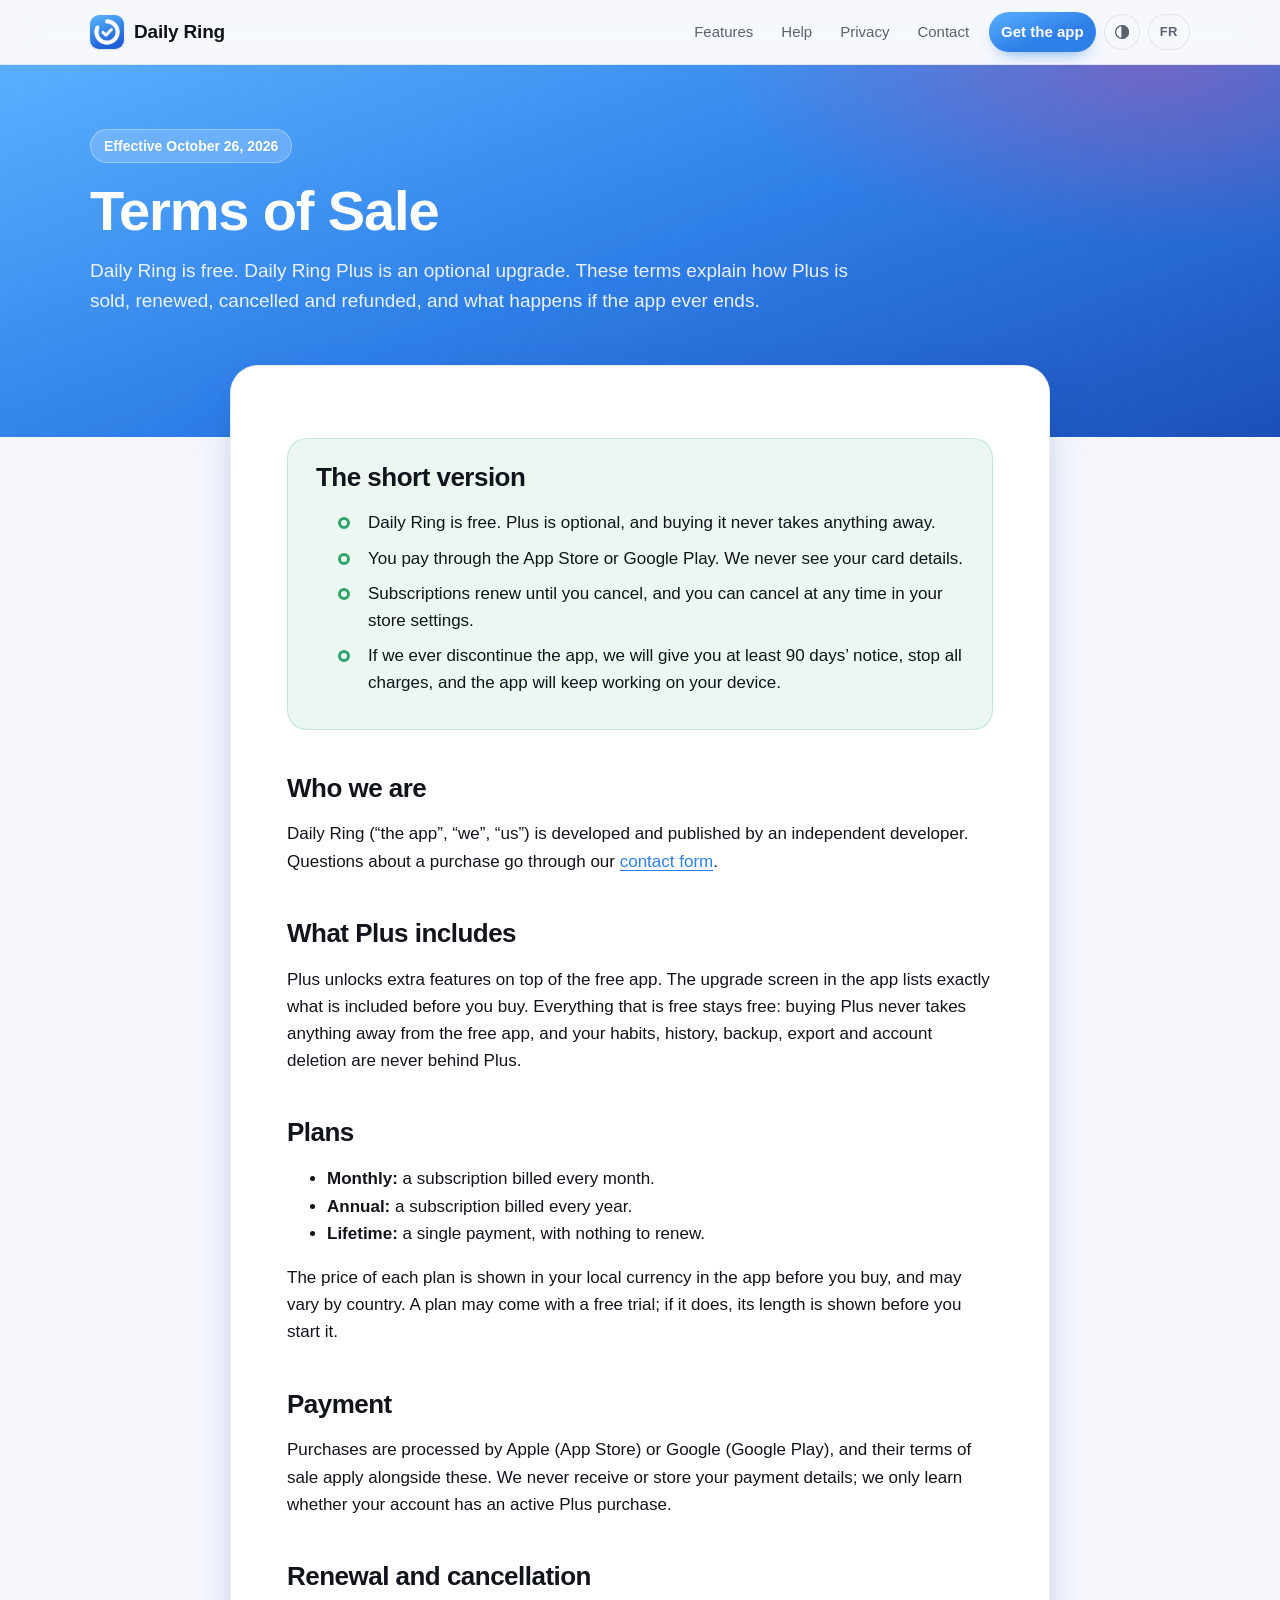
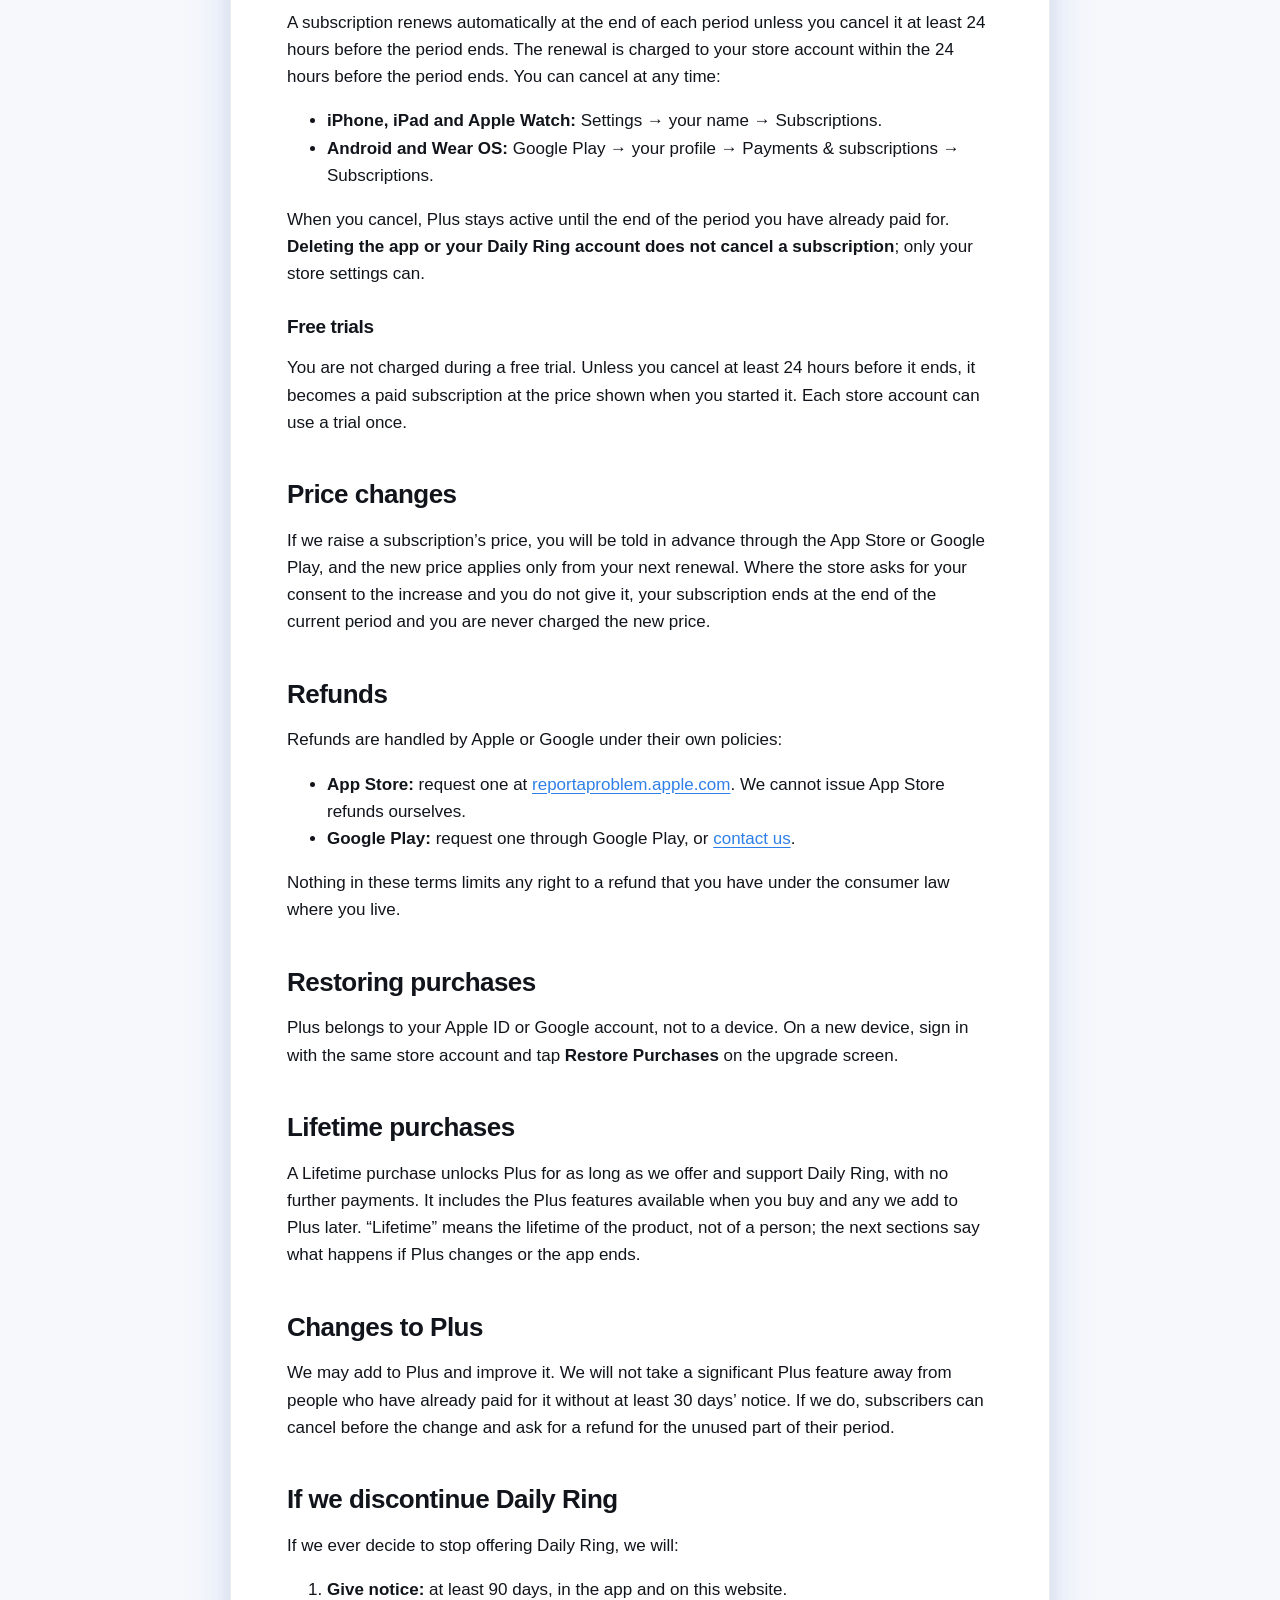
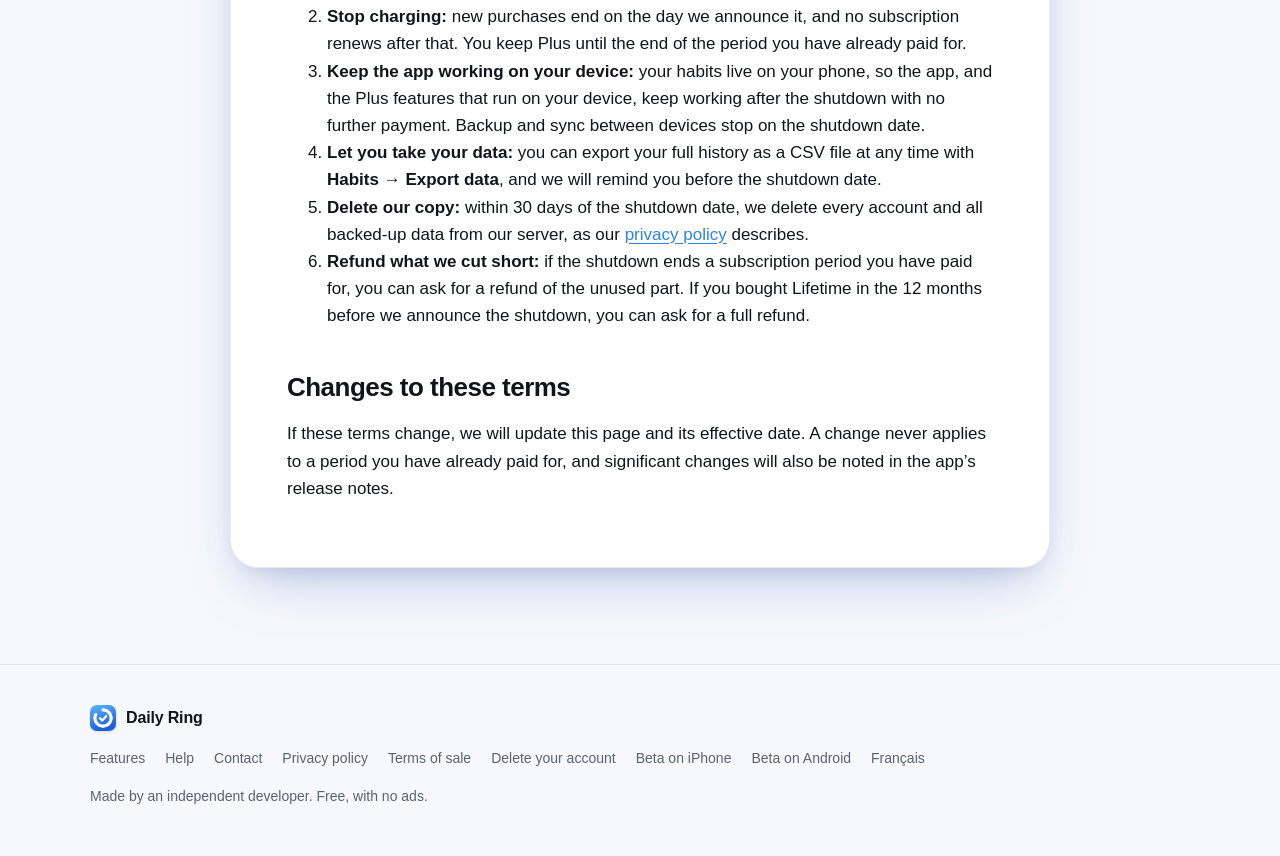
<file: terms.html>
<!doctype html>
<html lang="en">
  <head>
    <meta charset="utf-8" />
    <meta name="viewport" content="width=device-width, initial-scale=1" />
    <title>Terms of Sale · Daily Ring</title>
    <meta
      name="description"
      content="How Daily Ring Plus is sold, renewed, cancelled and refunded, and what happens if the app is discontinued."
    />
    <meta name="theme-color" content="#2f7fe8" />
    <script>
      // Before first paint, so a pinned theme never flashes the other one. site.js draws the switch.
      document.documentElement.classList.add('theme-js');
      try {
        var theme = localStorage.getItem('daily-ring-theme');
        if (theme === 'light' || theme === 'dark') document.documentElement.dataset.theme = theme;
      } catch (e) {}
    </script>
    <link rel="icon" href="icon.png" />
    <link rel="apple-touch-icon" href="icon.png" />
    <link rel="stylesheet" href="styles.css" />
    <link rel="alternate" hreflang="en" href="https://dailyring.ca/terms.html" />
    <link rel="alternate" hreflang="fr" href="https://dailyring.ca/fr/terms.html" />
    <link rel="alternate" hreflang="x-default" href="https://dailyring.ca/terms.html" />
    <script src="site.js" defer></script>
  </head>
  <body>
    <a class="skip" href="#main">Skip to content</a>

    <header class="site">
      <div class="container">
        <a class="brand" href="index.html"><img src="icon.png" alt="" /><span class="brand-name">Daily Ring</span></a>
        <nav aria-label="Main">
          <a class="nav-hide-sm" href="index.html#features">Features</a>
          <a class="nav-hide-sm" href="index.html#faq">Help</a>
          <a class="nav-hide-xs" href="privacy.html">Privacy</a>
          <a class="nav-hide-sm" href="index.html#contact">Contact</a>
          <a class="nav-cta" href="index.html#download">Get the app</a>
          <button class="theme-toggle" type="button" aria-haspopup="menu" aria-expanded="false" aria-label="Theme"></button>
          <a class="lang" href="fr/terms.html" hreflang="fr" lang="fr" title="Français">FR</a>
        </nav>
      </div>
    </header>

    <main id="main">
      <section class="page-hero">
        <div class="container">
          <span class="pill meta">Effective October 26, 2026</span>
          <h1>Terms of Sale</h1>
          <p class="lede">
            Daily Ring is free. Daily Ring Plus is an optional upgrade. These terms explain how Plus
            is sold, renewed, cancelled and refunded, and what happens if the app ever ends.
          </p>
        </div>
      </section>

      <article class="doc">
        <div class="callout" style="--accent: var(--c-green)">
          <h2>The short version</h2>
          <ul class="check-list">
            <li>Daily Ring is free. Plus is optional, and buying it never takes anything away.</li>
            <li>You pay through the App Store or Google Play. We never see your card details.</li>
            <li>
              Subscriptions renew until you cancel, and you can cancel at any time in your store
              settings.
            </li>
            <li>
              If we ever discontinue the app, we will give you at least 90 days’ notice, stop all
              charges, and the app will keep working on your device.
            </li>
          </ul>
        </div>

        <h2>Who we are</h2>
        <p>
          Daily Ring (“the app”, “we”, “us”) is developed and published by an independent developer.
          Questions about a purchase go through our <a href="index.html#contact">contact form</a>.
        </p>

        <h2>What Plus includes</h2>
        <p>
          Plus unlocks extra features on top of the free app. The upgrade screen in the app lists
          exactly what is included before you buy. Everything that is free stays free: buying Plus
          never takes anything away from the free app, and your habits, history, backup, export and
          account deletion are never behind Plus.
        </p>

        <h2>Plans</h2>
        <ul>
          <li><strong>Monthly:</strong> a subscription billed every month.</li>
          <li><strong>Annual:</strong> a subscription billed every year.</li>
          <li><strong>Lifetime:</strong> a single payment, with nothing to renew.</li>
        </ul>
        <p>
          The price of each plan is shown in your local currency in the app before you buy, and may
          vary by country. A plan may come with a free trial; if it does, its length is shown before
          you start it.
        </p>

        <h2>Payment</h2>
        <p>
          Purchases are processed by Apple (App Store) or Google (Google Play), and their terms of
          sale apply alongside these. We never receive or store your payment details; we only learn
          whether your account has an active Plus purchase.
        </p>

        <h2>Renewal and cancellation</h2>
        <p>
          A subscription renews automatically at the end of each period unless you cancel it at
          least 24 hours before the period ends. The renewal is charged to your store account within
          the 24 hours before the period ends. You can cancel at any time:
        </p>
        <ul>
          <li>
            <strong>iPhone, iPad and Apple Watch:</strong> Settings → your name → Subscriptions.
          </li>
          <li>
            <strong>Android and Wear OS:</strong> Google Play → your profile → Payments &amp;
            subscriptions → Subscriptions.
          </li>
        </ul>
        <p>
          When you cancel, Plus stays active until the end of the period you have already paid for.
          <strong>Deleting the app or your Daily Ring account does not cancel a subscription</strong>;
          only your store settings can.
        </p>
        <h3>Free trials</h3>
        <p>
          You are not charged during a free trial. Unless you cancel at least 24 hours before it
          ends, it becomes a paid subscription at the price shown when you started it. Each store
          account can use a trial once.
        </p>

        <h2>Price changes</h2>
        <p>
          If we raise a subscription’s price, you will be told in advance through the App Store or
          Google Play, and the new price applies only from your next renewal. Where the store asks
          for your consent to the increase and you do not give it, your subscription ends at the end
          of the current period and you are never charged the new price.
        </p>

        <h2>Refunds</h2>
        <p>Refunds are handled by Apple or Google under their own policies:</p>
        <ul>
          <li>
            <strong>App Store:</strong> request one at
            <a href="https://reportaproblem.apple.com">reportaproblem.apple.com</a>. We cannot issue
            App Store refunds ourselves.
          </li>
          <li>
            <strong>Google Play:</strong> request one through Google Play, or
            <a href="index.html#contact">contact us</a>.
          </li>
        </ul>
        <p>
          Nothing in these terms limits any right to a refund that you have under the consumer law
          where you live.
        </p>

        <h2>Restoring purchases</h2>
        <p>
          Plus belongs to your Apple ID or Google account, not to a device. On a new device, sign in
          with the same store account and tap <strong>Restore Purchases</strong> on the upgrade
          screen.
        </p>

        <h2>Lifetime purchases</h2>
        <p>
          A Lifetime purchase unlocks Plus for as long as we offer and support Daily Ring, with no
          further payments. It includes the Plus features available when you buy and any we add to
          Plus later. “Lifetime” means the lifetime of the product, not of a person; the next
          sections say what happens if Plus changes or the app ends.
        </p>

        <h2>Changes to Plus</h2>
        <p>
          We may add to Plus and improve it. We will not take a significant Plus feature away from
          people who have already paid for it without at least 30 days’ notice. If we do, subscribers
          can cancel before the change and ask for a refund for the unused part of their period.
        </p>

        <h2 id="discontinuation">If we discontinue Daily Ring</h2>
        <p>If we ever decide to stop offering Daily Ring, we will:</p>
        <ol>
          <li>
            <strong>Give notice:</strong> at least 90 days, in the app and on this website.
          </li>
          <li>
            <strong>Stop charging:</strong> new purchases end on the day we announce it, and no
            subscription renews after that. You keep Plus until the end of the period you have
            already paid for.
          </li>
          <li>
            <strong>Keep the app working on your device:</strong> your habits live on your phone, so
            the app, and the Plus features that run on your device, keep working after the shutdown
            with no further payment. Backup and sync between devices stop on the shutdown date.
          </li>
          <li>
            <strong>Let you take your data:</strong> you can export your full history as a CSV file
            at any time with <strong>Habits → Export data</strong>, and we will remind you before
            the shutdown date.
          </li>
          <li>
            <strong>Delete our copy:</strong> within 30 days of the shutdown date, we delete every
            account and all backed-up data from our server, as our
            <a href="privacy.html">privacy policy</a> describes.
          </li>
          <li>
            <strong>Refund what we cut short:</strong> if the shutdown ends a subscription period
            you have paid for, you can ask for a refund of the unused part. If you bought Lifetime
            in the 12 months before we announce the shutdown, you can ask for a full refund.
          </li>
        </ol>

        <h2>Changes to these terms</h2>
        <p>
          If these terms change, we will update this page and its effective date. A change never
          applies to a period you have already paid for, and significant changes will also be noted
          in the app’s release notes.
        </p>
      </article>
    </main>

    <footer class="site">
      <div class="container">
        <a class="brand" href="index.html"><img src="icon.png" alt="" />Daily Ring</a>
        <nav aria-label="Footer">
          <a href="index.html#features">Features</a>
          <a href="index.html#faq">Help</a>
          <a href="index.html#contact">Contact</a>
          <a href="privacy.html">Privacy policy</a>
          <a href="terms.html">Terms of sale</a>
          <a href="delete-account.html">Delete your account</a>
          <a href="testflight.html">Beta on iPhone</a>
          <a href="play-testing.html">Beta on Android</a>
          <a href="fr/terms.html" hreflang="fr" lang="fr">Français</a>
        </nav>
        <p class="copy">Made by an independent developer. Free, with no ads.</p>
      </div>
    </footer>
  </body>
</html>
</file>
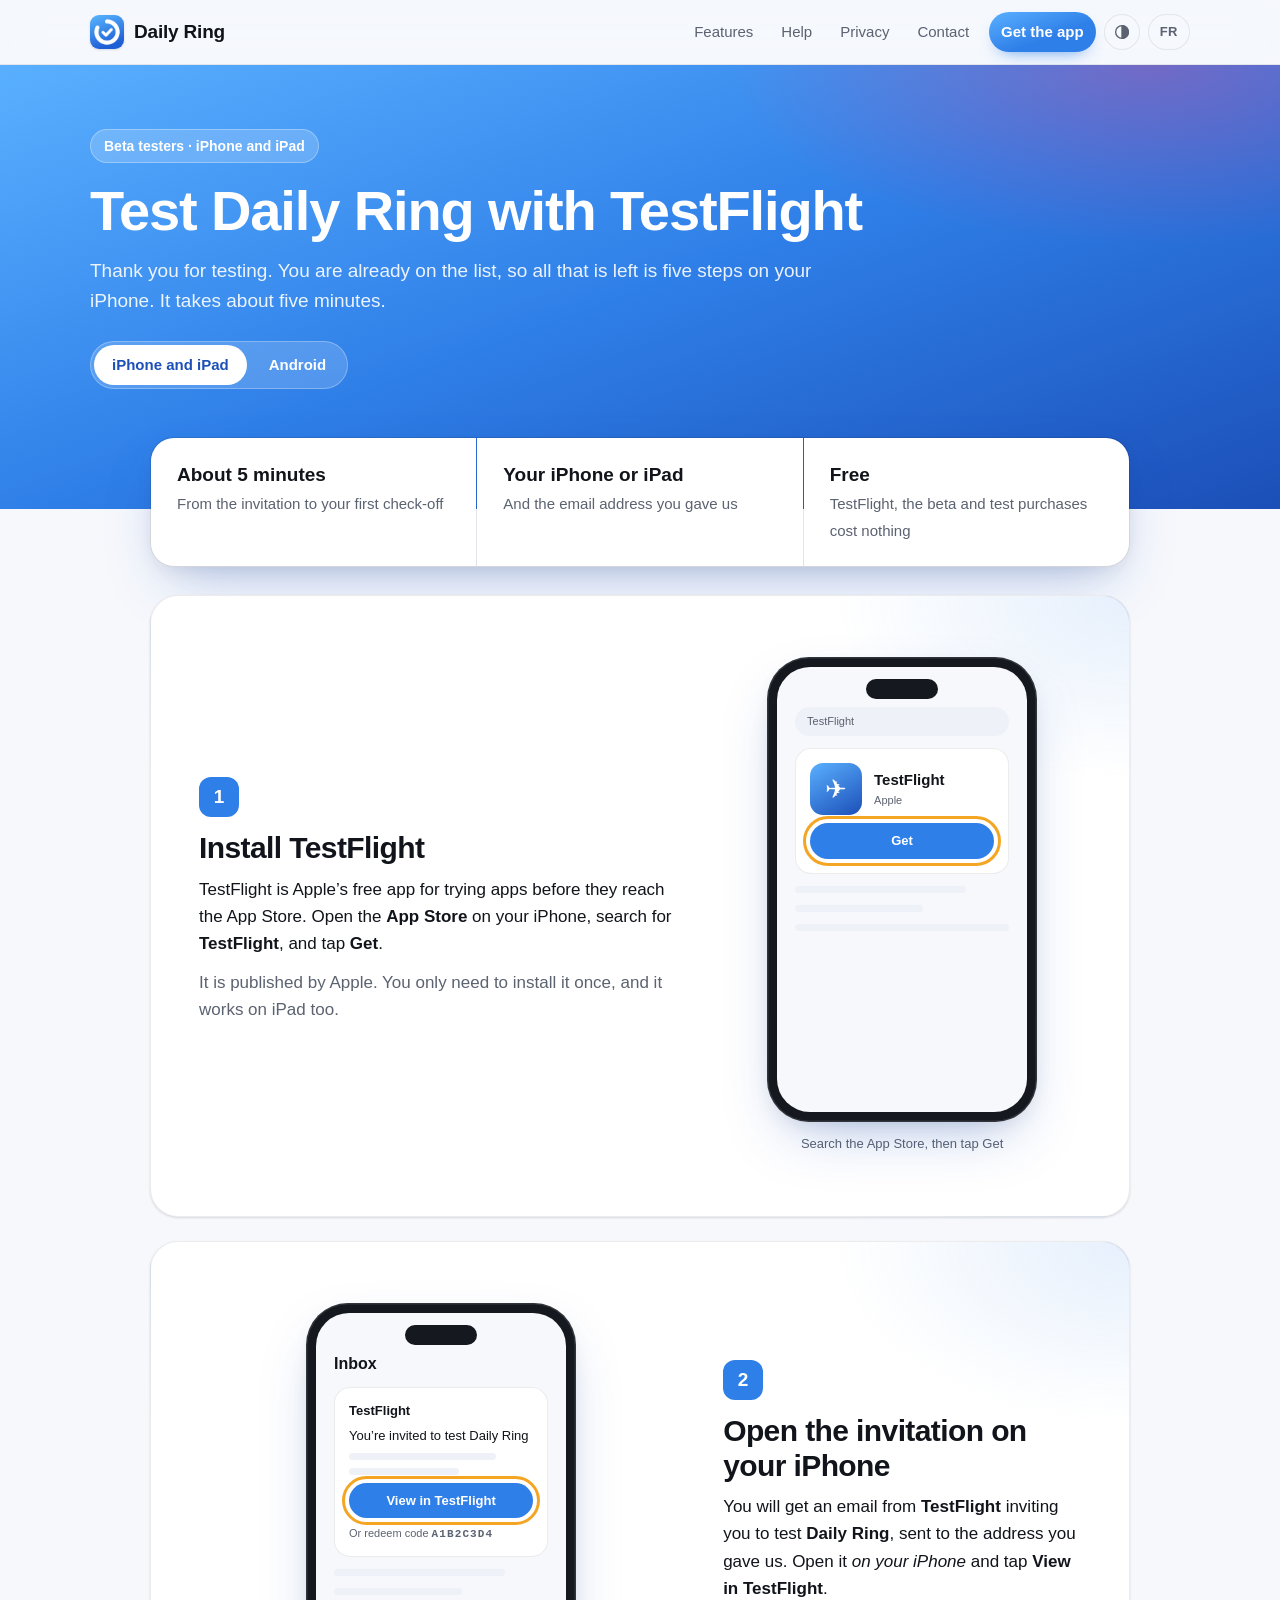
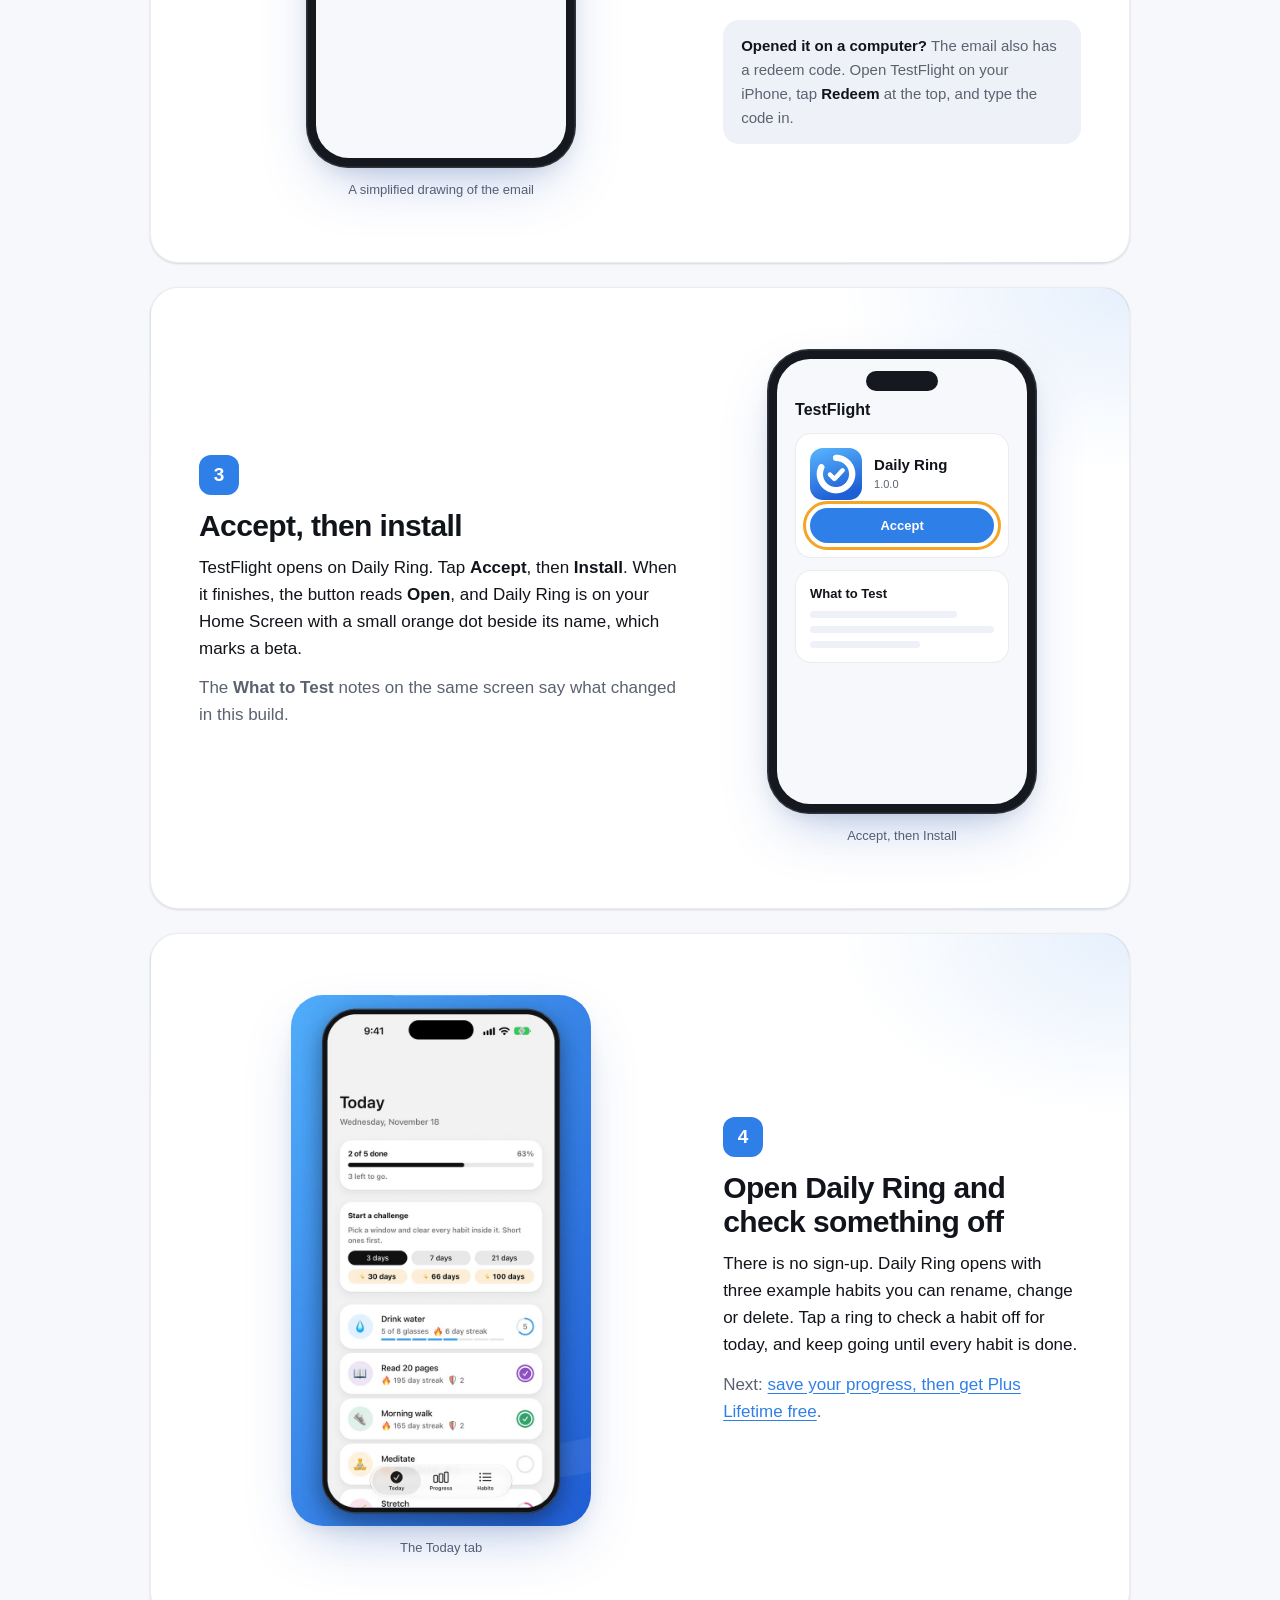
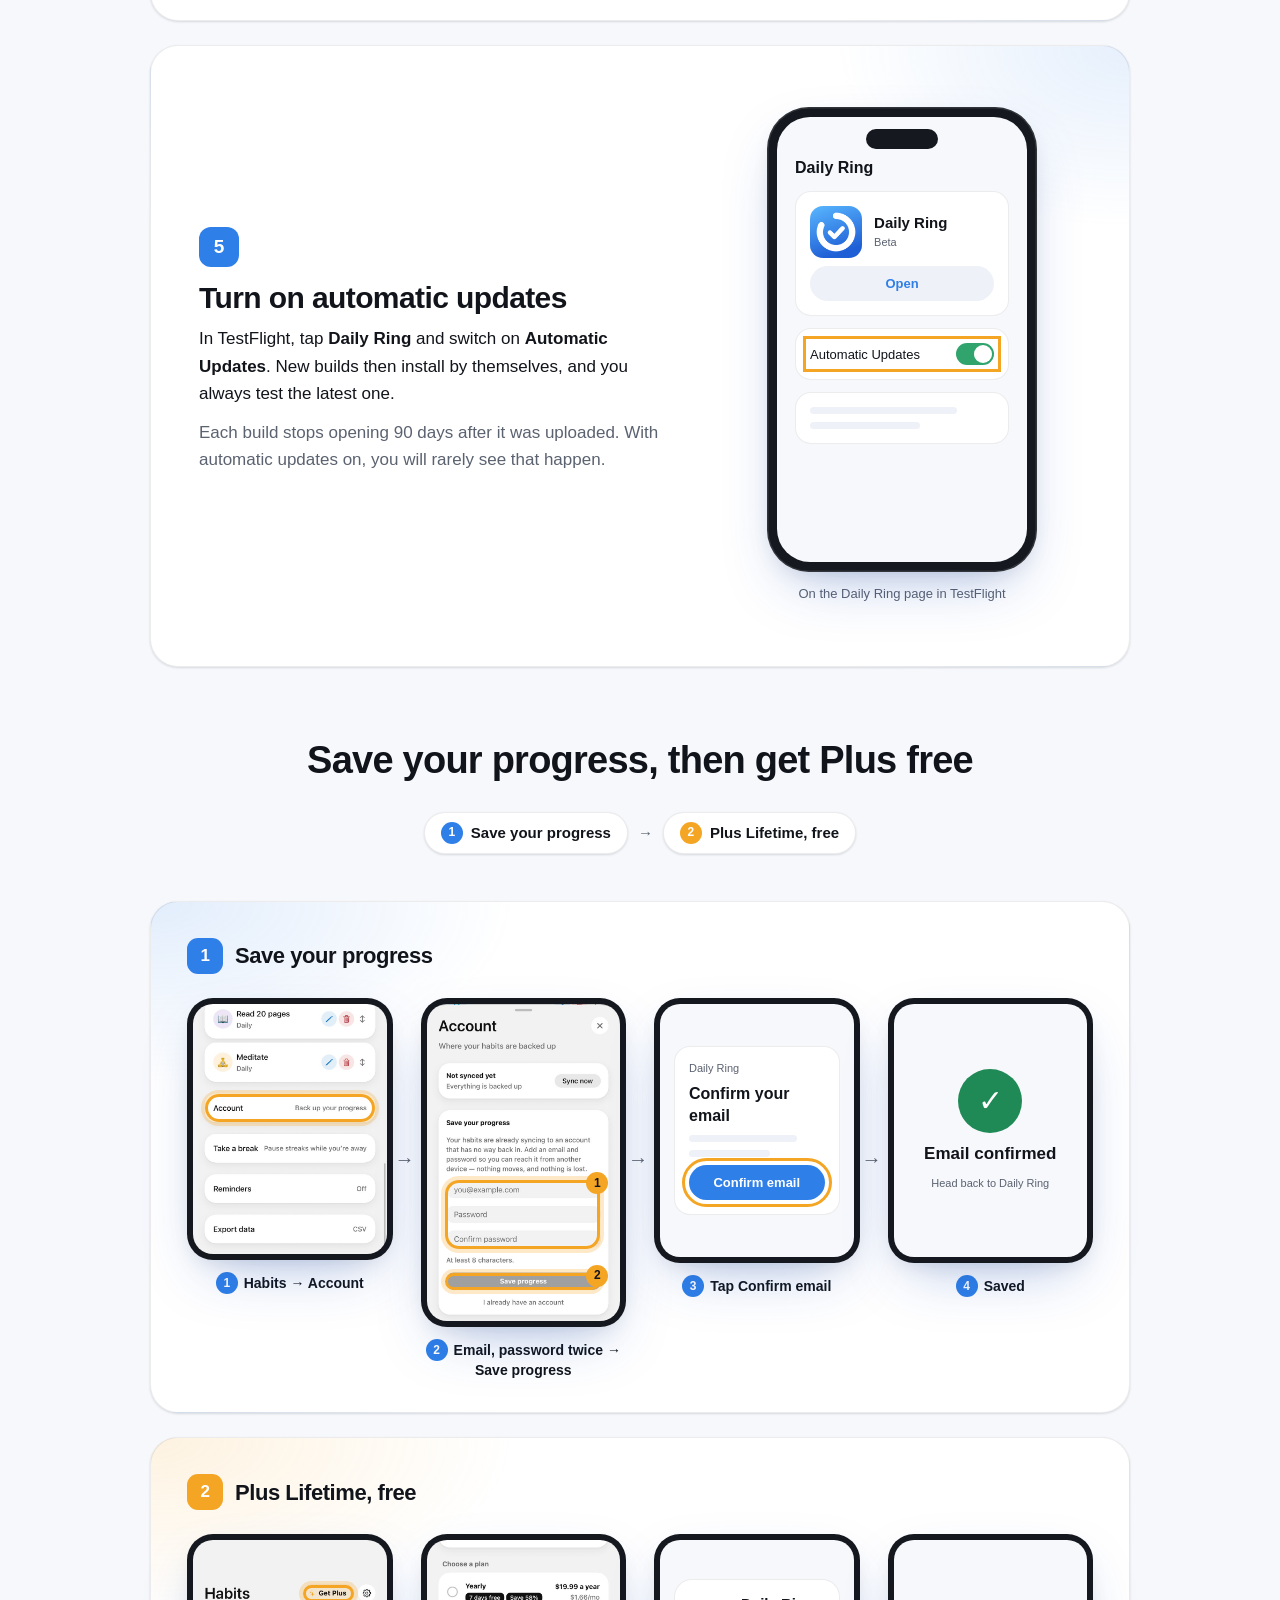
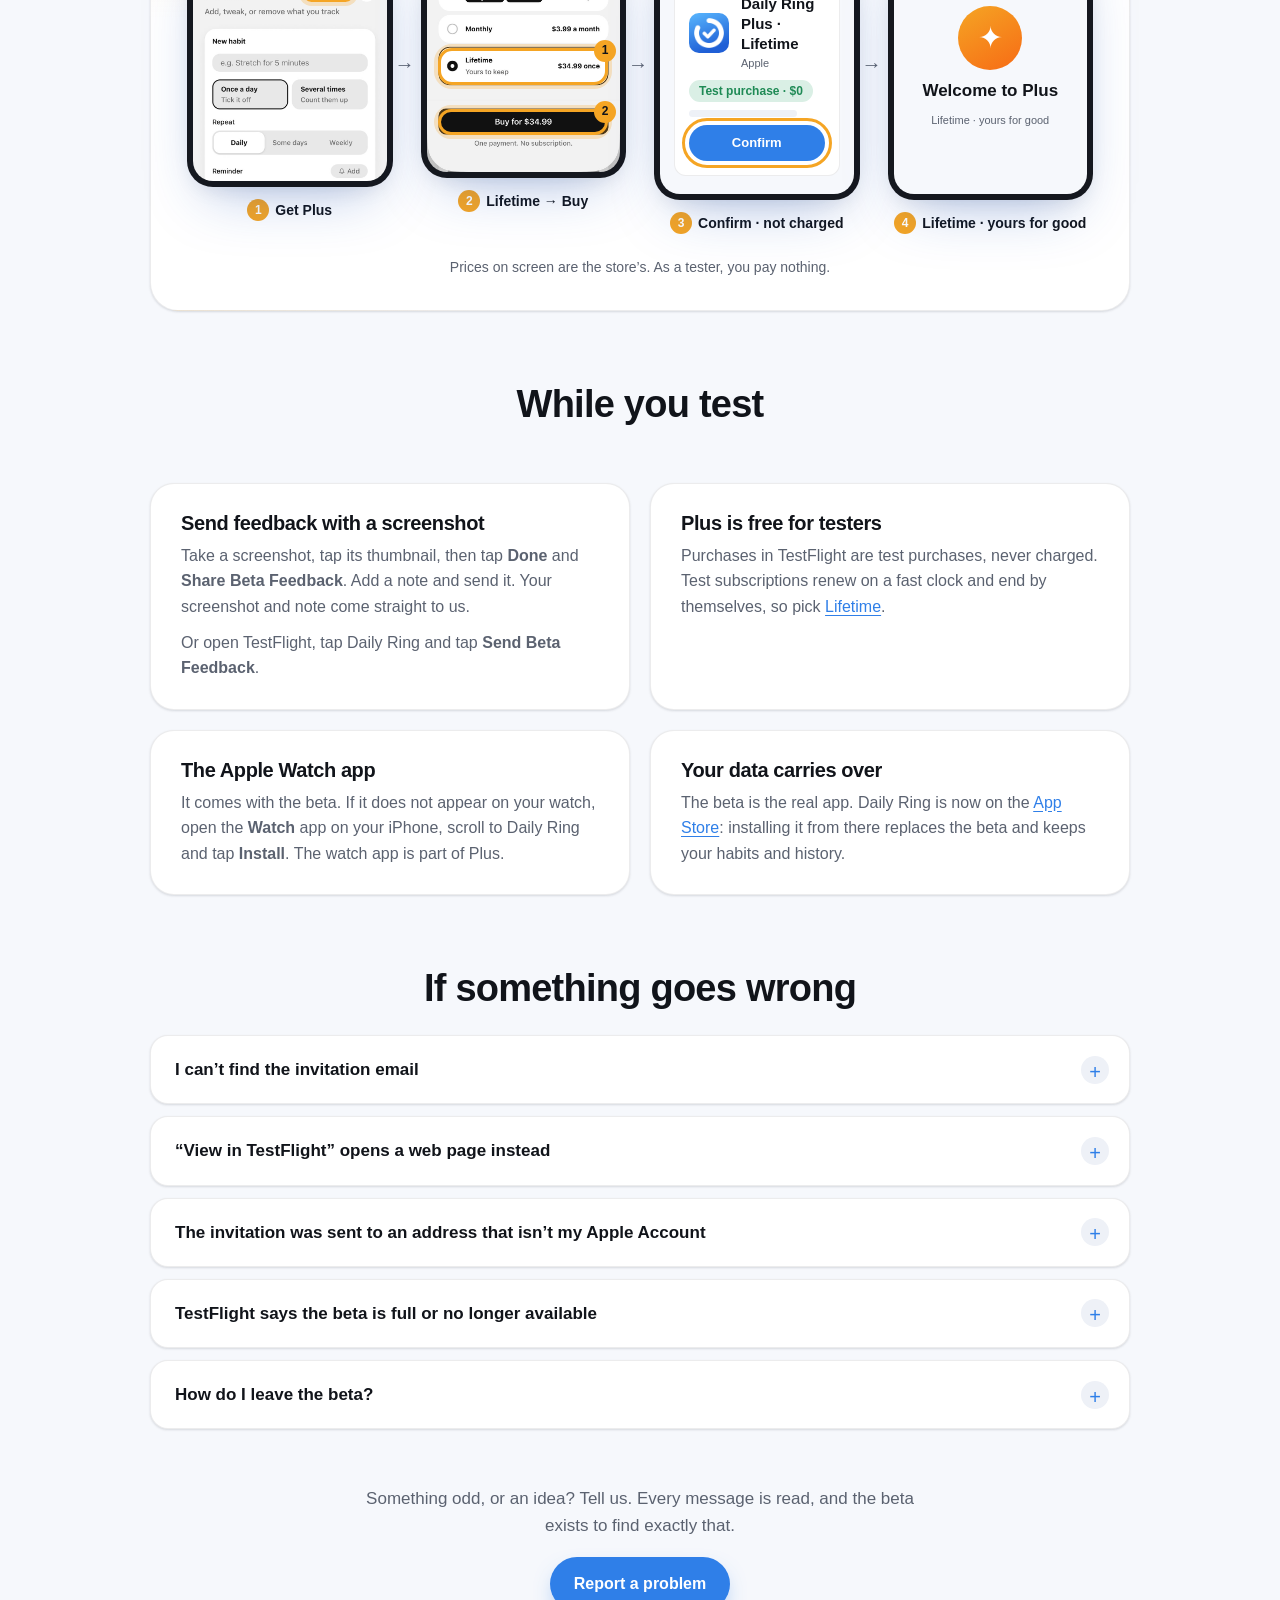
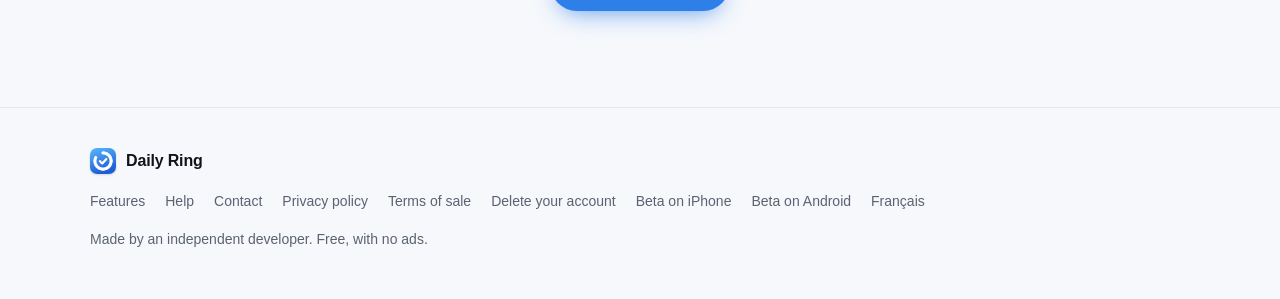
<file: testflight.html>
<!doctype html>
<html lang="en">
  <head>
    <meta charset="utf-8" />
    <meta name="viewport" content="width=device-width, initial-scale=1" />
    <title>Test Daily Ring on iPhone · Daily Ring</title>
    <meta
      name="description"
      content="How to join the Daily Ring beta on iPhone and iPad with TestFlight, step by step, once you have been invited."
    />
    <meta name="theme-color" content="#2f7fe8" />
    <script>
      // Before first paint, so a pinned theme never flashes the other one. site.js draws the switch.
      document.documentElement.classList.add('theme-js');
      try {
        var theme = localStorage.getItem('daily-ring-theme');
        if (theme === 'light' || theme === 'dark') document.documentElement.dataset.theme = theme;
      } catch (e) {}
    </script>
    <link rel="icon" href="icon.png" />
    <link rel="apple-touch-icon" href="icon.png" />
    <link rel="stylesheet" href="styles.css" />
    <link rel="alternate" hreflang="en" href="https://dailyring.ca/testflight.html" />
    <link rel="alternate" hreflang="fr" href="https://dailyring.ca/fr/testflight.html" />
    <link rel="alternate" hreflang="x-default" href="https://dailyring.ca/testflight.html" />
    <script src="site.js" defer></script>
  </head>
  <body>
    <a class="skip" href="#main">Skip to content</a>

    <header class="site">
      <div class="container">
        <a class="brand" href="index.html"><img src="icon.png" alt="" /><span class="brand-name">Daily Ring</span></a>
        <nav aria-label="Main">
          <a class="nav-hide-sm" href="index.html#features">Features</a>
          <a class="nav-hide-sm" href="index.html#faq">Help</a>
          <a class="nav-hide-xs" href="privacy.html">Privacy</a>
          <a class="nav-hide-sm" href="index.html#contact">Contact</a>
          <a class="nav-cta" href="index.html#download">Get the app</a>
          <button class="theme-toggle" type="button" aria-haspopup="menu" aria-expanded="false" aria-label="Theme"></button>
          <a class="lang" href="fr/testflight.html" hreflang="fr" lang="fr" title="Français">FR</a>
        </nav>
      </div>
    </header>

    <main id="main">
      <section class="page-hero">
        <div class="container">
          <span class="pill meta">Beta testers · iPhone and iPad</span>
          <h1>Test Daily Ring with TestFlight</h1>
          <p class="lede">
            Thank you for testing. You are already on the list, so all that is left is five
            steps on your iPhone. It takes about five minutes.
          </p>
          <nav class="platform-switch" aria-label="Platform">
            <a href="testflight.html" aria-current="page">iPhone and iPad</a>
            <a href="play-testing.html">Android</a>
          </nav>
        </div>
      </section>

      <div class="guide">
        <ul class="guide-facts">
          <li><strong>About 5 minutes</strong><span>From the invitation to your first check-off</span></li>
          <li><strong>Your iPhone or iPad</strong><span>And the email address you gave us</span></li>
          <li><strong>Free</strong><span>TestFlight, the beta and test purchases cost nothing</span></li>
        </ul>

        <ol class="gsteps">
          <li class="gstep">
            <div>
              <span class="gstep-num" aria-hidden="true">1</span>
              <h2>Install TestFlight</h2>
              <p>
                TestFlight is Apple’s free app for trying apps before they reach the App Store.
                Open the <strong>App Store</strong> on your iPhone, search for
                <strong>TestFlight</strong>, and tap <strong>Get</strong>.
              </p>
              <p class="muted">
                It is published by Apple. You only need to install it once, and it works on iPad
                too.
              </p>
            </div>
            <figure class="gstep-visual">
              <div class="mock" aria-hidden="true">
                <div class="mock-screen">
                  <div class="mock-url">TestFlight</div>
                  <div class="mock-card">
                    <div class="mock-app">
                      <span class="mock-glyph">✈︎</span>
                      <div><b>TestFlight</b><small>Apple</small></div>
                    </div>
                    <span class="mock-btn primary tap">Get</span>
                  </div>
                  <div class="mock-line w80"></div>
                  <div class="mock-line w60"></div>
                  <div class="mock-line"></div>
                </div>
              </div>
              <figcaption>Search the App Store, then tap Get</figcaption>
            </figure>
          </li>

          <li class="gstep">
            <div>
              <span class="gstep-num" aria-hidden="true">2</span>
              <h2>Open the invitation on your iPhone</h2>
              <p>
                You will get an email from <strong>TestFlight</strong> inviting you to test
                <strong>Daily Ring</strong>, sent to the address you gave us. Open it
                <em>on your iPhone</em> and tap <strong>View in TestFlight</strong>.
              </p>
              <div class="tip">
                <p>
                  <strong>Opened it on a computer?</strong> The email also has a redeem code. Open
                  TestFlight on your iPhone, tap <strong>Redeem</strong> at the top, and type the
                  code in.
                </p>
              </div>
            </div>
            <figure class="gstep-visual">
              <div class="mock" aria-hidden="true">
                <div class="mock-screen">
                  <div class="mock-head">Inbox</div>
                  <div class="mock-card">
                    <b>TestFlight</b>
                    <span>You’re invited to test Daily Ring</span>
                    <div class="mock-line w80"></div>
                    <div class="mock-line w60"></div>
                    <span class="mock-btn primary tap">View in TestFlight</span>
                    <span class="mock-small">Or redeem code <span class="mock-code">A1B2C3D4</span></span>
                  </div>
                  <div class="mock-line w80"></div>
                  <div class="mock-line w60"></div>
                </div>
              </div>
              <figcaption>A simplified drawing of the email</figcaption>
            </figure>
          </li>

          <li class="gstep">
            <div>
              <span class="gstep-num" aria-hidden="true">3</span>
              <h2>Accept, then install</h2>
              <p>
                TestFlight opens on Daily Ring. Tap <strong>Accept</strong>, then
                <strong>Install</strong>. When it finishes, the button reads
                <strong>Open</strong>, and Daily Ring is on your Home Screen with a small orange
                dot beside its name, which marks a beta.
              </p>
              <p class="muted">
                The <strong>What to Test</strong> notes on the same screen say what changed in this
                build.
              </p>
            </div>
            <figure class="gstep-visual">
              <div class="mock" aria-hidden="true">
                <div class="mock-screen">
                  <div class="mock-head">TestFlight</div>
                  <div class="mock-card">
                    <div class="mock-app">
                      <img src="icon.png" alt="" />
                      <div><b>Daily Ring</b><small>1.0.0</small></div>
                    </div>
                    <span class="mock-btn primary tap">Accept</span>
                  </div>
                  <div class="mock-card">
                    <b>What to Test</b>
                    <div class="mock-line w80"></div>
                    <div class="mock-line"></div>
                    <div class="mock-line w60"></div>
                  </div>
                </div>
              </div>
              <figcaption>Accept, then Install</figcaption>
            </figure>
          </li>

          <li class="gstep">
            <div>
              <span class="gstep-num" aria-hidden="true">4</span>
              <h2>Open Daily Ring and check something off</h2>
              <p>
                There is no sign-up. Daily Ring opens with three example habits you can rename,
                change or delete. Tap a ring to check a habit off for today, and keep going until
                every habit is done.
              </p>
              <p class="muted">Next: <a href="#plus">save your progress, then get Plus Lifetime free</a>.</p>
            </div>
            <figure class="gstep-visual">
              <div class="shot">
                <img src="images/today.jpg" alt="The Today tab in Daily Ring, with two of five habits done" width="720" height="1276" loading="lazy" />
              </div>
              <figcaption>The Today tab</figcaption>
            </figure>
          </li>

          <li class="gstep">
            <div>
              <span class="gstep-num" aria-hidden="true">5</span>
              <h2>Turn on automatic updates</h2>
              <p>
                In TestFlight, tap <strong>Daily Ring</strong> and switch on
                <strong>Automatic Updates</strong>. New builds then install by themselves, and
                you always test the latest one.
              </p>
              <p class="muted">
                Each build stops opening 90 days after it was uploaded. With automatic updates on,
                you will rarely see that happen.
              </p>
            </div>
            <figure class="gstep-visual">
              <div class="mock" aria-hidden="true">
                <div class="mock-screen">
                  <div class="mock-head">Daily Ring</div>
                  <div class="mock-card">
                    <div class="mock-app">
                      <img src="icon.png" alt="" />
                      <div><b>Daily Ring</b><small>Beta</small></div>
                    </div>
                    <span class="mock-btn">Open</span>
                  </div>
                  <div class="mock-card">
                    <div class="mock-row tap">
                      <span>Automatic Updates</span><span class="mock-toggle"></span>
                    </div>
                  </div>
                  <div class="mock-card">
                    <div class="mock-line w80"></div>
                    <div class="mock-line w60"></div>
                  </div>
                </div>
              </div>
              <figcaption>On the Daily Ring page in TestFlight</figcaption>
            </figure>
          </li>
        </ol>


        <section class="flows" id="plus" aria-labelledby="plus-title">
          <div class="flows-head">
            <h2 id="plus-title">Save your progress, then get Plus free</h2>
            <p class="order">
              <span style="--accent: var(--brand)"><b>1</b>Save your progress</span>
              <i aria-hidden="true">→</i>
              <span style="--accent: var(--c-amber)"><b>2</b>Plus Lifetime, free</span>
            </p>
          </div>

          <div class="flow" style="--accent: var(--brand)">
            <h3><b aria-hidden="true">1</b>Save your progress</h3>
            <ol class="strip">
              <li><figure><div class="screen"><img src="images/beta-account.jpg" alt="The Habits tab, with the Account row ringed" width="720" height="931" loading="lazy" /><div class="ring-area" aria-hidden="true"><span class="ring" style="left:6.0%;top:36.0%;width:88.1%;height:11.2%"></span></div></div><figcaption>Habits → Account</figcaption></figure></li>
              <li><figure><div class="screen"><img src="images/beta-save.jpg" alt="The Account sheet: email, password and confirm password, then Save progress" width="720" height="1182" loading="lazy" /><div class="ring-area" aria-hidden="true"><span class="ring" data-n=1 style="left:9.7%;top:55.6%;width:80.1%;height:21.7%"></span><span class="ring" data-n=2 style="left:9.7%;top:84.7%;width:80.1%;height:5.5%"></span></div></div><figcaption>Email, password twice → Save progress</figcaption></figure></li>
              <li><figure><div class="screen screen-drawn" aria-hidden="true"><div class="mock-screen"><div class="mock-card"><span class="mock-small">Daily Ring</span><span class="mock-mail-title">Confirm your email</span><div class="mock-line w80"></div><div class="mock-line w60"></div><span class="mock-btn primary tap">Confirm email</span></div></div></div><figcaption>Tap Confirm email</figcaption></figure></li>
              <li><figure><div class="screen screen-drawn" aria-hidden="true"><div class="mock-screen"><div class="mock-big"><span class="badge">✓</span><b>Email confirmed</b><span class="mock-small">Head back to Daily Ring</span></div></div></div><figcaption>Saved</figcaption></figure></li>
            </ol>
          </div>

          <div class="flow" style="--accent: var(--c-amber)">
            <h3><b aria-hidden="true">2</b>Plus Lifetime, free</h3>
            <ol class="strip">
              <li><figure><div class="screen"><img src="images/beta-get-plus.jpg" alt="The Habits tab, with the Get Plus button ringed" width="720" height="896" loading="lazy" /><div class="ring-area" aria-hidden="true"><span class="ring" style="left:57.0%;top:18.4%;width:26.4%;height:7.2%"></span></div></div><figcaption>Get Plus</figcaption></figure></li>
              <li><figure><div class="screen"><img src="images/beta-lifetime.jpg" alt="The Plus sheet with Lifetime selected and the Buy button ringed" width="720" height="863" loading="lazy" /><div class="ring-area" aria-hidden="true"><span class="ring" data-n=1 style="left:6.2%;top:46.3%;width:87.6%;height:16.2%"></span><span class="ring" data-n=2 style="left:6.2%;top:72.8%;width:87.6%;height:11.0%"></span></div></div><figcaption>Lifetime → Buy</figcaption></figure></li>
              <li><figure><div class="screen screen-drawn" aria-hidden="true"><div class="mock-screen"><div class="mock-sheet"><div class="mock-app"><img src="icon.png" alt="" /><div><b>Daily Ring Plus · Lifetime</b><small>Apple</small></div></div><span class="free-chip">Test purchase · $0</span><div class="mock-line w80"></div><span class="mock-btn primary tap">Confirm</span></div></div></div><figcaption>Confirm · not charged</figcaption></figure></li>
              <li><figure><div class="screen screen-drawn" aria-hidden="true"><div class="mock-screen"><div class="mock-big"><span class="badge plus">✦</span><b>Welcome to Plus</b><span class="mock-small">Lifetime · yours for good</span></div></div></div><figcaption>Lifetime · yours for good</figcaption></figure></li>
            </ol>
            <p class="flow-note">Prices on screen are the store’s. As a tester, you pay nothing.</p>
          </div>
        </section>

        <h2 class="guide-section">While you test</h2>
        <div class="guide-after">
          <div>
            <h3>Send feedback with a screenshot</h3>
            <p>
              Take a screenshot, tap its thumbnail, then tap <strong>Done</strong> and
              <strong>Share Beta Feedback</strong>. Add a note and send it. Your screenshot and
              note come straight to us.
            </p>
            <p>
              Or open TestFlight, tap Daily Ring and tap <strong>Send Beta Feedback</strong>.
            </p>
          </div>
          <div>
            <h3>Plus is free for testers</h3>
            <p>
              Purchases in TestFlight are test purchases, never charged. Test subscriptions renew on a
              fast clock and end by themselves, so pick <a href="#plus">Lifetime</a>.
            </p>
          </div>
          <div>
            <h3>The Apple Watch app</h3>
            <p>
              It comes with the beta. If it does not appear on your watch, open the
              <strong>Watch</strong> app on your iPhone, scroll to Daily Ring and tap
              <strong>Install</strong>. The watch app is part of Plus.
            </p>
          </div>
          <div>
            <h3>Your data carries over</h3>
            <p>
              The beta is the real app. Daily Ring is now on the
              <a href="https://apps.apple.com/app/id6823733199">App Store</a>: installing it from
              there replaces the beta and keeps your habits and history.
            </p>
          </div>
        </div>

        <h2 class="guide-section">If something goes wrong</h2>
        <div class="faq">
          <details>
            <summary>I can’t find the invitation email</summary>
            <p>
              Search your mail for “TestFlight”, and check the junk or spam folder. It goes to the
              email address you gave us. Still nothing after a day? Send us a message through the
              <a href="index.html?topic=question#contact">contact form</a> and we will send it again.
            </p>
          </details>
          <details>
            <summary>“View in TestFlight” opens a web page instead</summary>
            <p>
              TestFlight is not installed yet, or the email was opened on a computer. Install
              TestFlight (step 1), then tap the button again on your iPhone, or use the redeem
              code in TestFlight’s <strong>Redeem</strong> button.
            </p>
          </details>
          <details>
            <summary>The invitation was sent to an address that isn’t my Apple Account</summary>
            <p>
              That is fine. The invitation works with whichever Apple Account is signed in on your
              iPhone; it does not need to match the email it was sent to.
            </p>
          </details>
          <details>
            <summary>TestFlight says the beta is full or no longer available</summary>
            <p>
              The build you were invited to has expired or been replaced. Open TestFlight again in
              a few minutes; if it still says so, tell us through the
              <a href="index.html?topic=bug#contact">contact form</a>.
            </p>
          </details>
          <details>
            <summary>How do I leave the beta?</summary>
            <p>
              In TestFlight, tap Daily Ring, then <strong>Stop Testing</strong>. You can delete the
              app as usual. If you added an email, delete the account first under
              <strong>Habits → Account → Delete account</strong> to remove its data;
              <a href="delete-account.html">here is how</a>.
            </p>
          </details>
        </div>

        <div class="guide-end">
          <p>
            Something odd, or an idea? Tell us. Every message is read, and the beta exists to find
            exactly that.
          </p>
          <a class="button button-primary" href="index.html?topic=bug#contact">Report a problem</a>
        </div>
      </div>
    </main>

    <footer class="site">
      <div class="container">
        <a class="brand" href="index.html"><img src="icon.png" alt="" />Daily Ring</a>
        <nav aria-label="Footer">
          <a href="index.html#features">Features</a>
          <a href="index.html#faq">Help</a>
          <a href="index.html#contact">Contact</a>
          <a href="privacy.html">Privacy policy</a>
          <a href="terms.html">Terms of sale</a>
          <a href="delete-account.html">Delete your account</a>
          <a href="testflight.html">Beta on iPhone</a>
          <a href="play-testing.html">Beta on Android</a>
          <a href="fr/testflight.html" hreflang="fr" lang="fr">Français</a>
        </nav>
        <p class="copy">Made by an independent developer. Free, with no ads.</p>
      </div>
    </footer>
  </body>
</html>
</file>
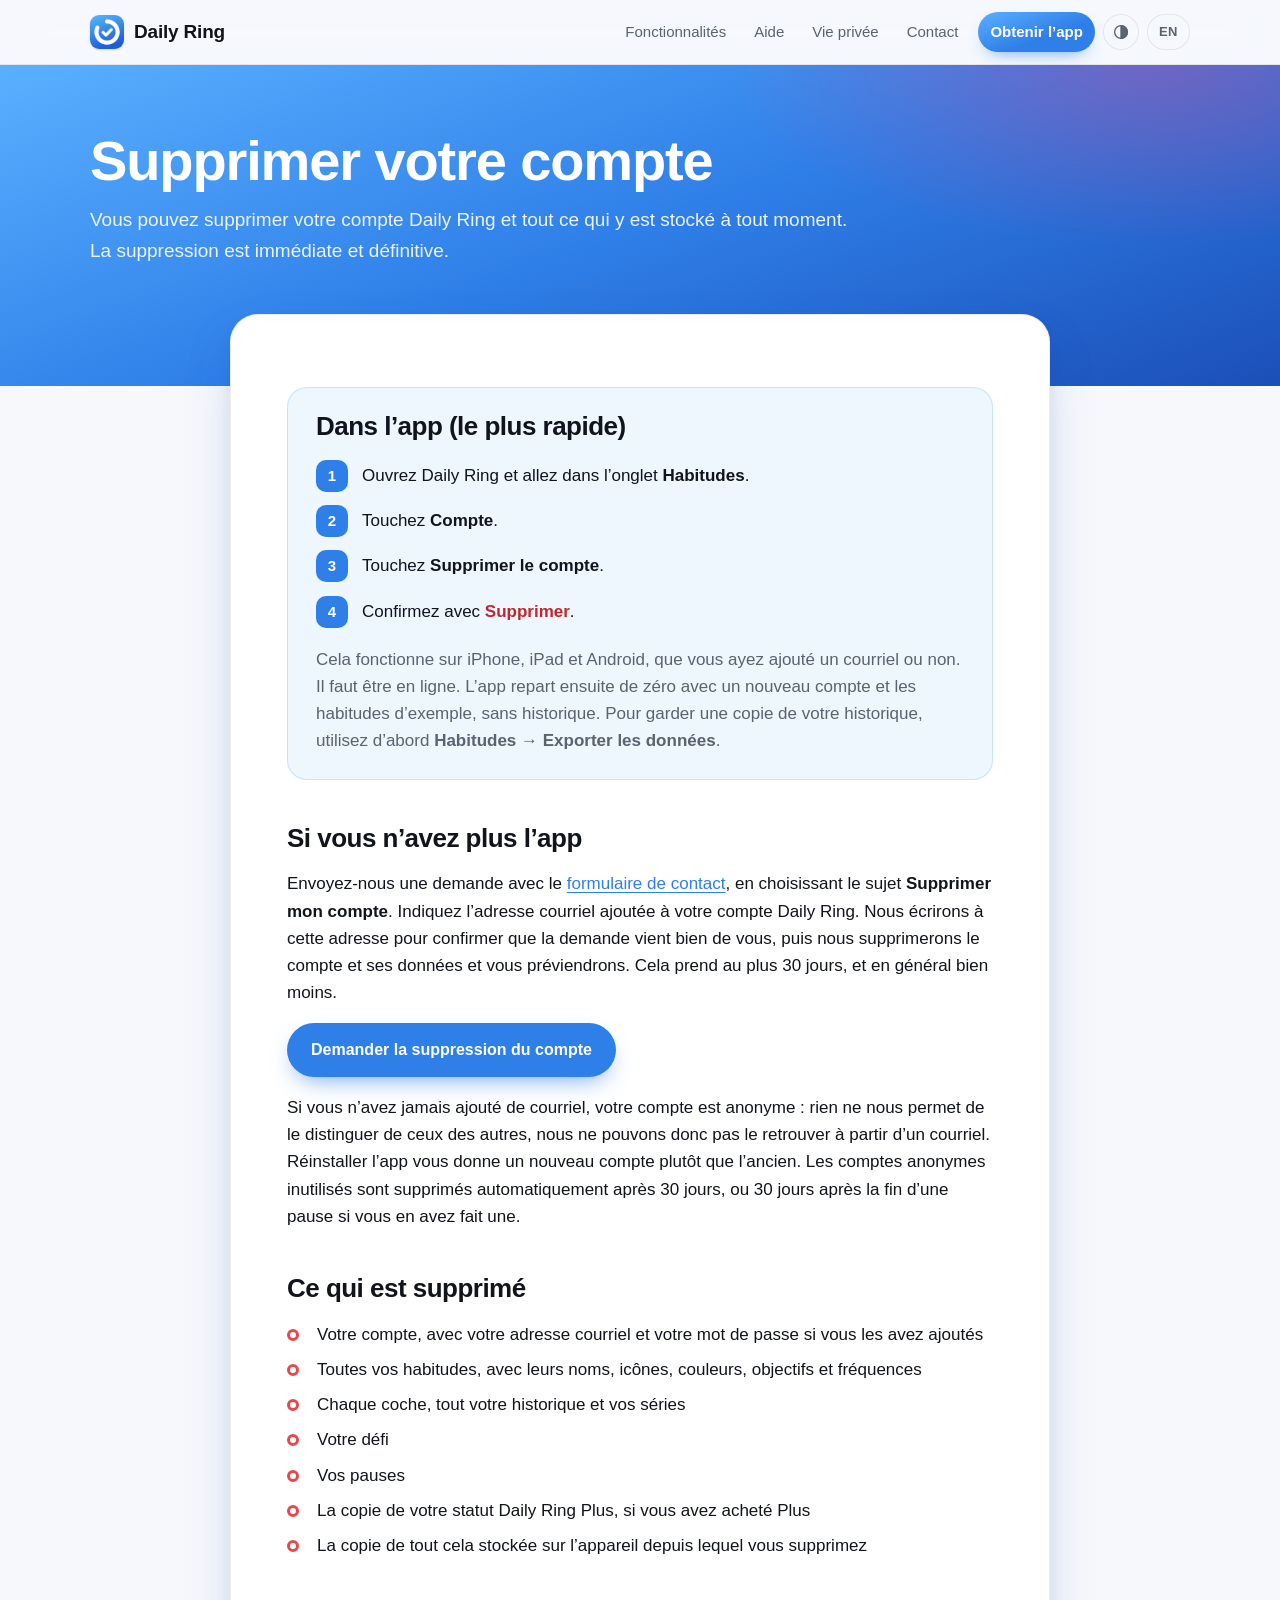
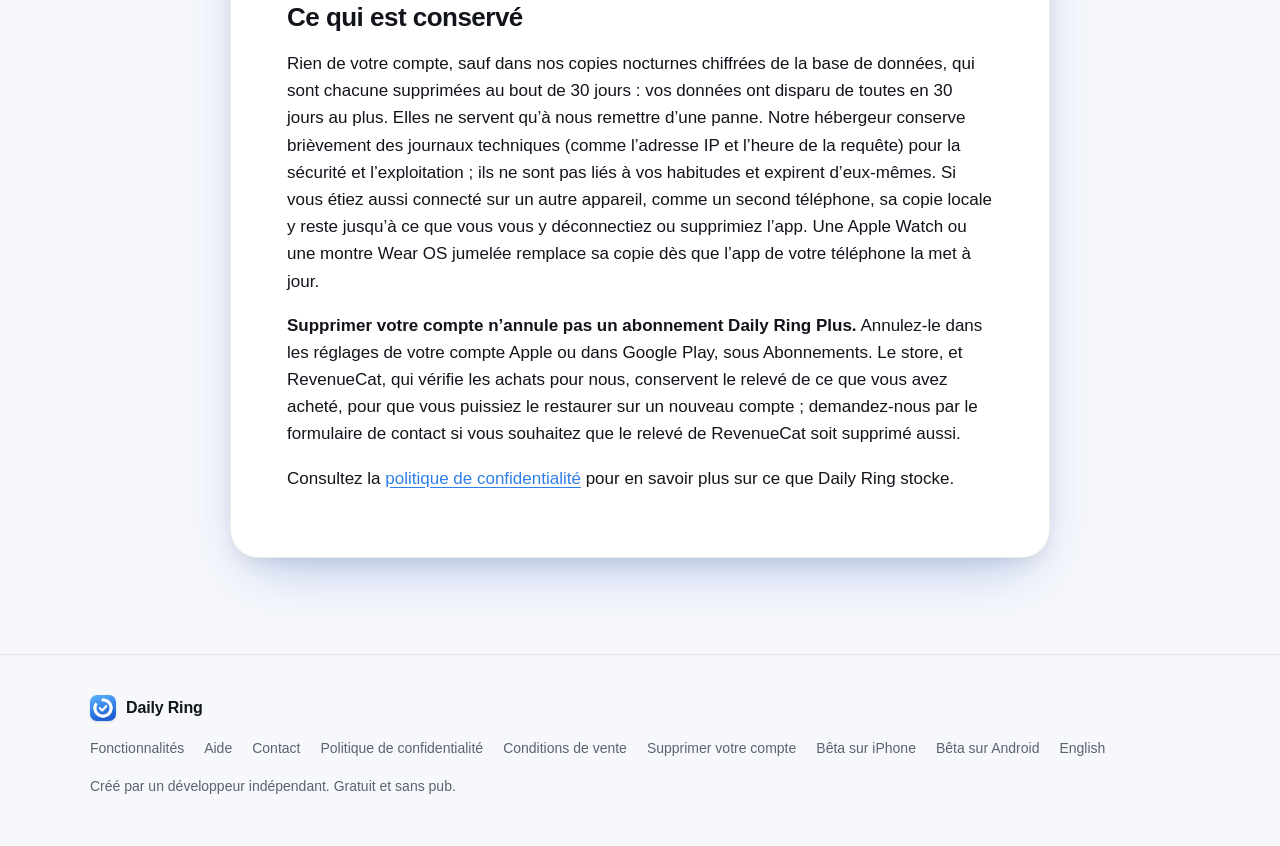
<file: fr/delete-account.html>
<!doctype html>
<html lang="fr">
  <head>
    <meta charset="utf-8" />
    <meta name="viewport" content="width=device-width, initial-scale=1" />
    <title>Supprimer votre compte · Daily Ring</title>
    <meta
      name="description"
      content="Comment supprimer votre compte Daily Ring et toutes ses données, dans l’app ou par notre formulaire de contact."
    />
    <meta name="theme-color" content="#2f7fe8" />
    <script>
      // Before first paint, so a pinned theme never flashes the other one. site.js draws the switch.
      document.documentElement.classList.add('theme-js');
      try {
        var theme = localStorage.getItem('daily-ring-theme');
        if (theme === 'light' || theme === 'dark') document.documentElement.dataset.theme = theme;
      } catch (e) {}
    </script>
    <link rel="icon" href="../icon.png" />
    <link rel="apple-touch-icon" href="../icon.png" />
    <link rel="stylesheet" href="../styles.css" />
    <link rel="alternate" hreflang="en" href="https://dailyring.ca/delete-account.html" />
    <link
      rel="alternate"
      hreflang="fr"
      href="https://dailyring.ca/fr/delete-account.html"
    />
    <link
      rel="alternate"
      hreflang="x-default"
      href="https://dailyring.ca/delete-account.html"
    />
    <script src="../site.js" defer></script>
  </head>
  <body>
    <a class="skip" href="#main">Aller au contenu</a>

    <header class="site">
      <div class="container">
        <a class="brand" href="index.html"><img src="../icon.png" alt="" /><span class="brand-name">Daily Ring</span></a>
        <nav aria-label="Menu principal">
          <a class="nav-hide-sm" href="index.html#features">Fonctionnalités</a>
          <a class="nav-hide-sm" href="index.html#faq">Aide</a>
          <a class="nav-hide-xs" href="privacy.html">Vie privée</a>
          <a class="nav-hide-sm" href="index.html#contact">Contact</a>
          <a class="nav-cta" href="index.html#download">Obtenir l’app</a>
          <button class="theme-toggle" type="button" aria-haspopup="menu" aria-expanded="false" aria-label="Thème"></button>
          <a class="lang" href="../delete-account.html" hreflang="en" lang="en" title="English"
            >EN</a
          >
        </nav>
      </div>
    </header>

    <main id="main">
      <section class="page-hero">
        <div class="container">
          <h1>Supprimer votre compte</h1>
          <p class="lede">
            Vous pouvez supprimer votre compte Daily Ring et tout ce qui y est stocké à tout moment.
            La suppression est immédiate et définitive.
          </p>
        </div>
      </section>

      <article class="doc">
        <div class="callout" style="--accent: var(--c-blue)">
          <h2>Dans l’app (le plus rapide)</h2>
          <ol class="steps">
            <li>Ouvrez Daily Ring et allez dans l’onglet <strong>Habitudes</strong>.</li>
            <li>Touchez <strong>Compte</strong>.</li>
            <li>Touchez <strong>Supprimer le compte</strong>.</li>
            <li>Confirmez avec <span class="danger">Supprimer</span>.</li>
          </ol>
          <p class="muted">
            Cela fonctionne sur iPhone, iPad et Android, que vous ayez ajouté un courriel ou non. Il
            faut être en ligne. L’app repart ensuite de zéro avec un nouveau compte et les habitudes
            d’exemple, sans historique. Pour garder une copie de votre historique, utilisez d’abord
            <strong>Habitudes → Exporter les données</strong>.
          </p>
        </div>

        <h2>Si vous n’avez plus l’app</h2>
        <p>
          Envoyez-nous une demande avec le
          <a href="index.html?topic=delete#contact">formulaire de contact</a>, en choisissant le
          sujet <strong>Supprimer mon compte</strong>. Indiquez l’adresse courriel ajoutée à votre
          compte Daily Ring. Nous écrirons à cette adresse pour confirmer que la demande vient bien
          de vous, puis nous supprimerons le compte et ses données et vous préviendrons. Cela prend
          au plus 30 jours, et en général bien moins.
        </p>
        <p>
          <a class="button button-primary" href="index.html?topic=delete#contact"
            >Demander la suppression du compte</a
          >
        </p>
        <p>
          Si vous n’avez jamais ajouté de courriel, votre compte est anonyme : rien ne nous permet
          de le distinguer de ceux des autres, nous ne pouvons donc pas le retrouver à partir d’un
          courriel. Réinstaller l’app vous donne un nouveau compte plutôt que l’ancien. Les comptes
          anonymes inutilisés sont supprimés automatiquement après 30 jours, ou 30 jours après la fin d’une pause si vous en avez fait une.
        </p>

        <h2>Ce qui est supprimé</h2>
        <ul class="check-list" style="--accent: var(--c-red)">
          <li>
            Votre compte, avec votre adresse courriel et votre mot de passe si vous les avez ajoutés
          </li>
          <li>Toutes vos habitudes, avec leurs noms, icônes, couleurs, objectifs et fréquences</li>
          <li>Chaque coche, tout votre historique et vos séries</li>
          <li>Votre défi</li>
          <li>Vos pauses</li>
          <li>La copie de votre statut Daily Ring Plus, si vous avez acheté Plus</li>
          <li>La copie de tout cela stockée sur l’appareil depuis lequel vous supprimez</li>
        </ul>

        <h2>Ce qui est conservé</h2>
        <p>
          Rien de votre compte, sauf dans nos copies nocturnes chiffrées de la base de données, qui
          sont chacune supprimées au bout de 30 jours : vos données ont disparu de toutes en 30
          jours au plus. Elles ne servent qu’à nous remettre d’une panne. Notre hébergeur conserve brièvement des journaux techniques (comme
          l’adresse IP et l’heure de la requête) pour la sécurité et l’exploitation ; ils ne sont
          pas liés à vos habitudes et expirent d’eux-mêmes. Si vous étiez aussi connecté sur un
          autre appareil, comme un second téléphone, sa copie locale y reste jusqu’à ce que vous
          vous y déconnectiez ou supprimiez l’app. Une Apple Watch ou une montre Wear OS jumelée
          remplace sa copie dès que l’app de votre téléphone la met à jour.
        </p>
        <p>
          <strong>Supprimer votre compte n’annule pas un abonnement Daily Ring Plus.</strong>
          Annulez-le dans les réglages de votre compte Apple ou dans Google Play, sous Abonnements.
          Le store, et RevenueCat, qui vérifie les achats pour nous, conservent le relevé de ce que
          vous avez acheté, pour que vous puissiez le restaurer sur un nouveau compte ;
          demandez-nous par le formulaire de contact si vous souhaitez que le relevé de RevenueCat
          soit supprimé aussi.
        </p>

        <p>
          Consultez la <a href="privacy.html">politique de confidentialité</a> pour en savoir plus
          sur ce que Daily Ring stocke.
        </p>
      </article>
    </main>

    <footer class="site">
      <div class="container">
        <a class="brand" href="index.html"><img src="../icon.png" alt="" />Daily Ring</a>
        <nav aria-label="Pied de page">
          <a href="index.html#features">Fonctionnalités</a>
          <a href="index.html#faq">Aide</a>
          <a href="index.html#contact">Contact</a>
          <a href="privacy.html">Politique de confidentialité</a>
          <a href="terms.html">Conditions de vente</a>
          <a href="delete-account.html">Supprimer votre compte</a>
          <a href="testflight.html">Bêta sur iPhone</a>
          <a href="play-testing.html">Bêta sur Android</a>
          <a href="../delete-account.html" hreflang="en" lang="en">English</a>
        </nav>
        <p class="copy">Créé par un développeur indépendant. Gratuit et sans pub.</p>
      </div>
    </footer>
  </body>
</html>
</file>
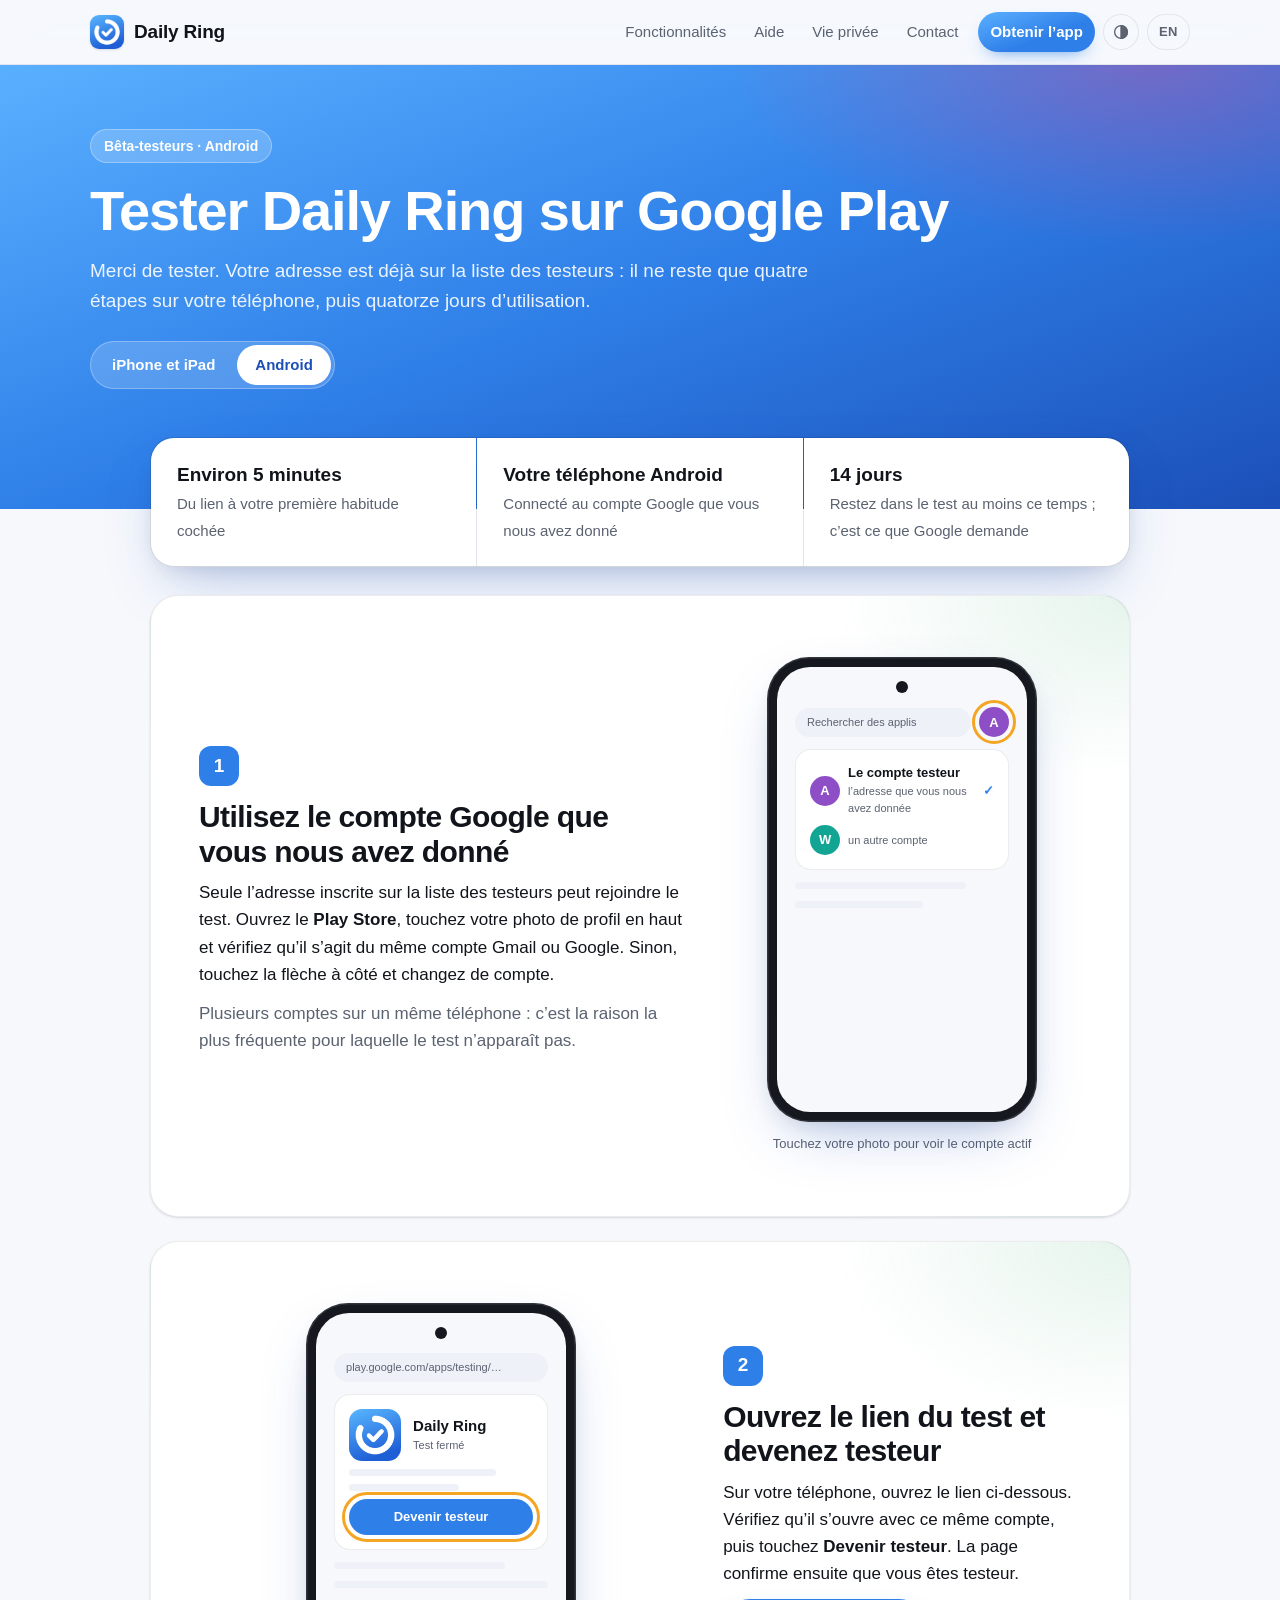
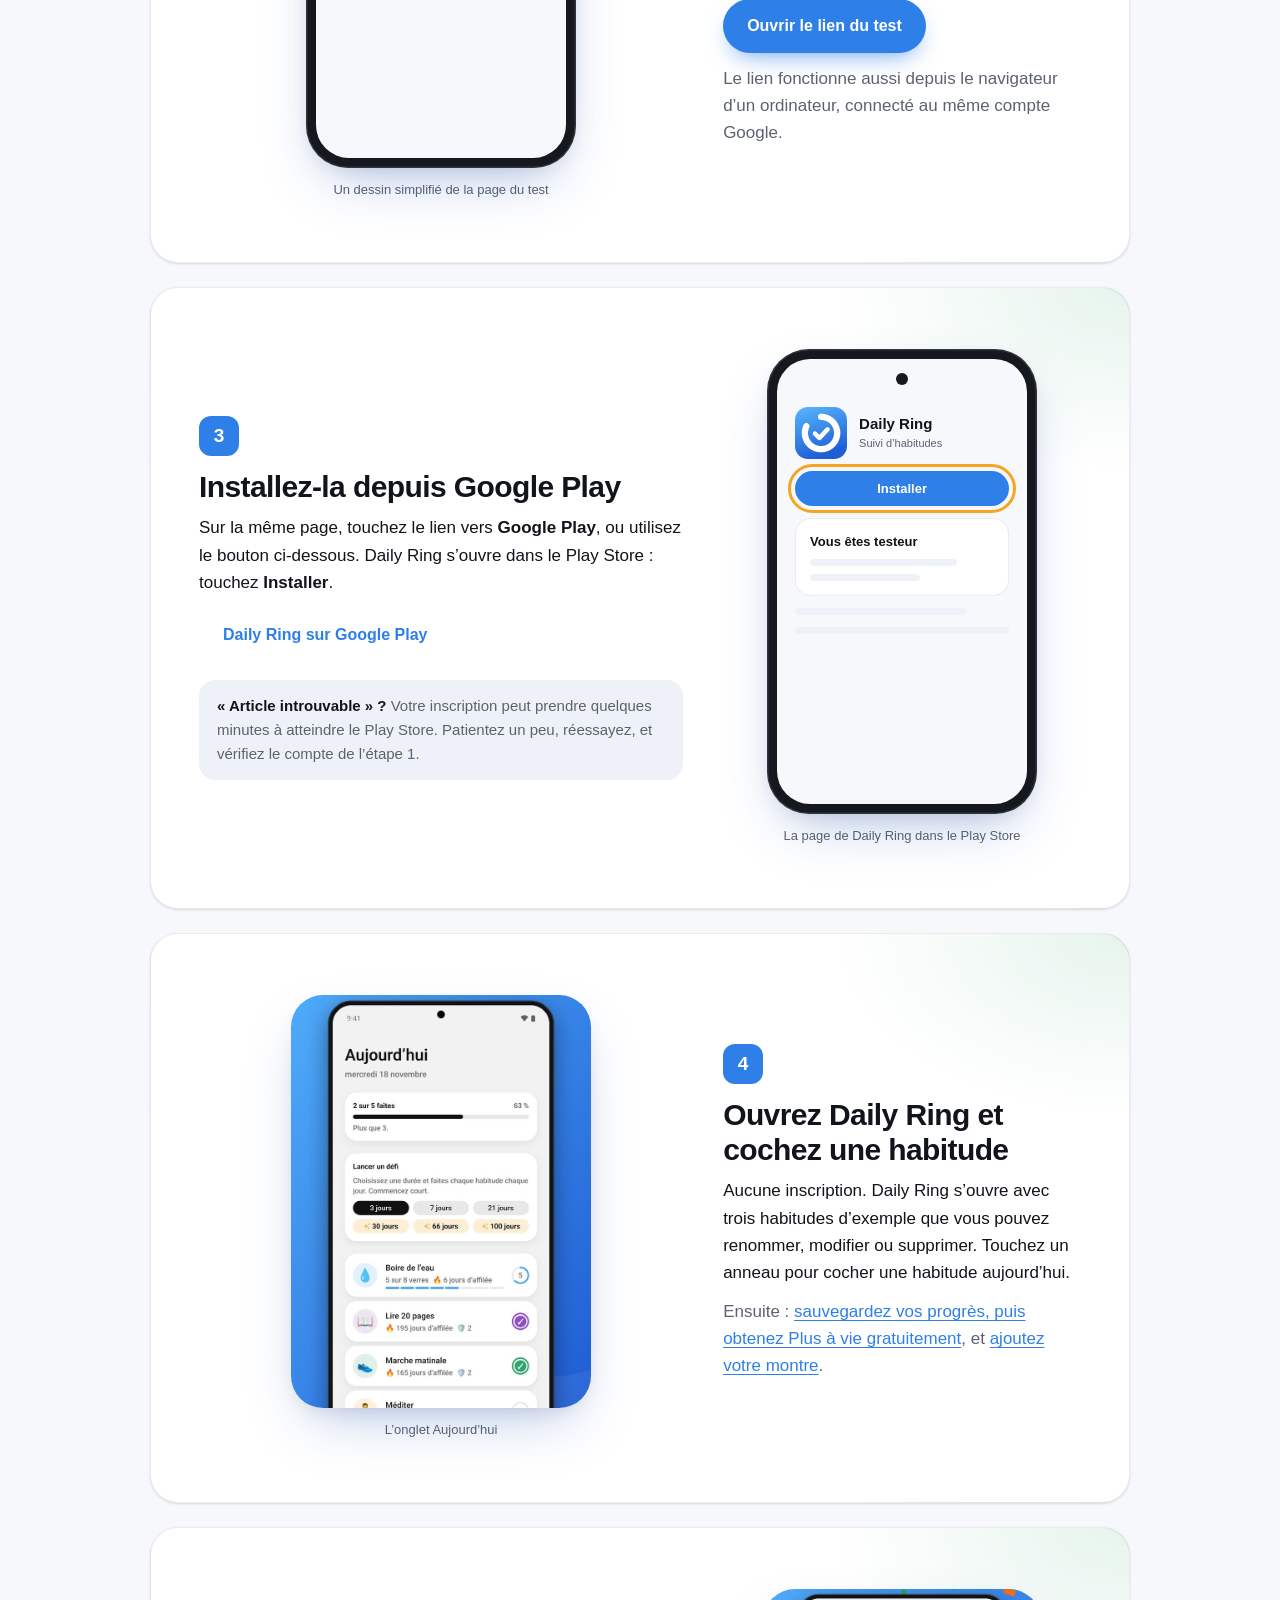
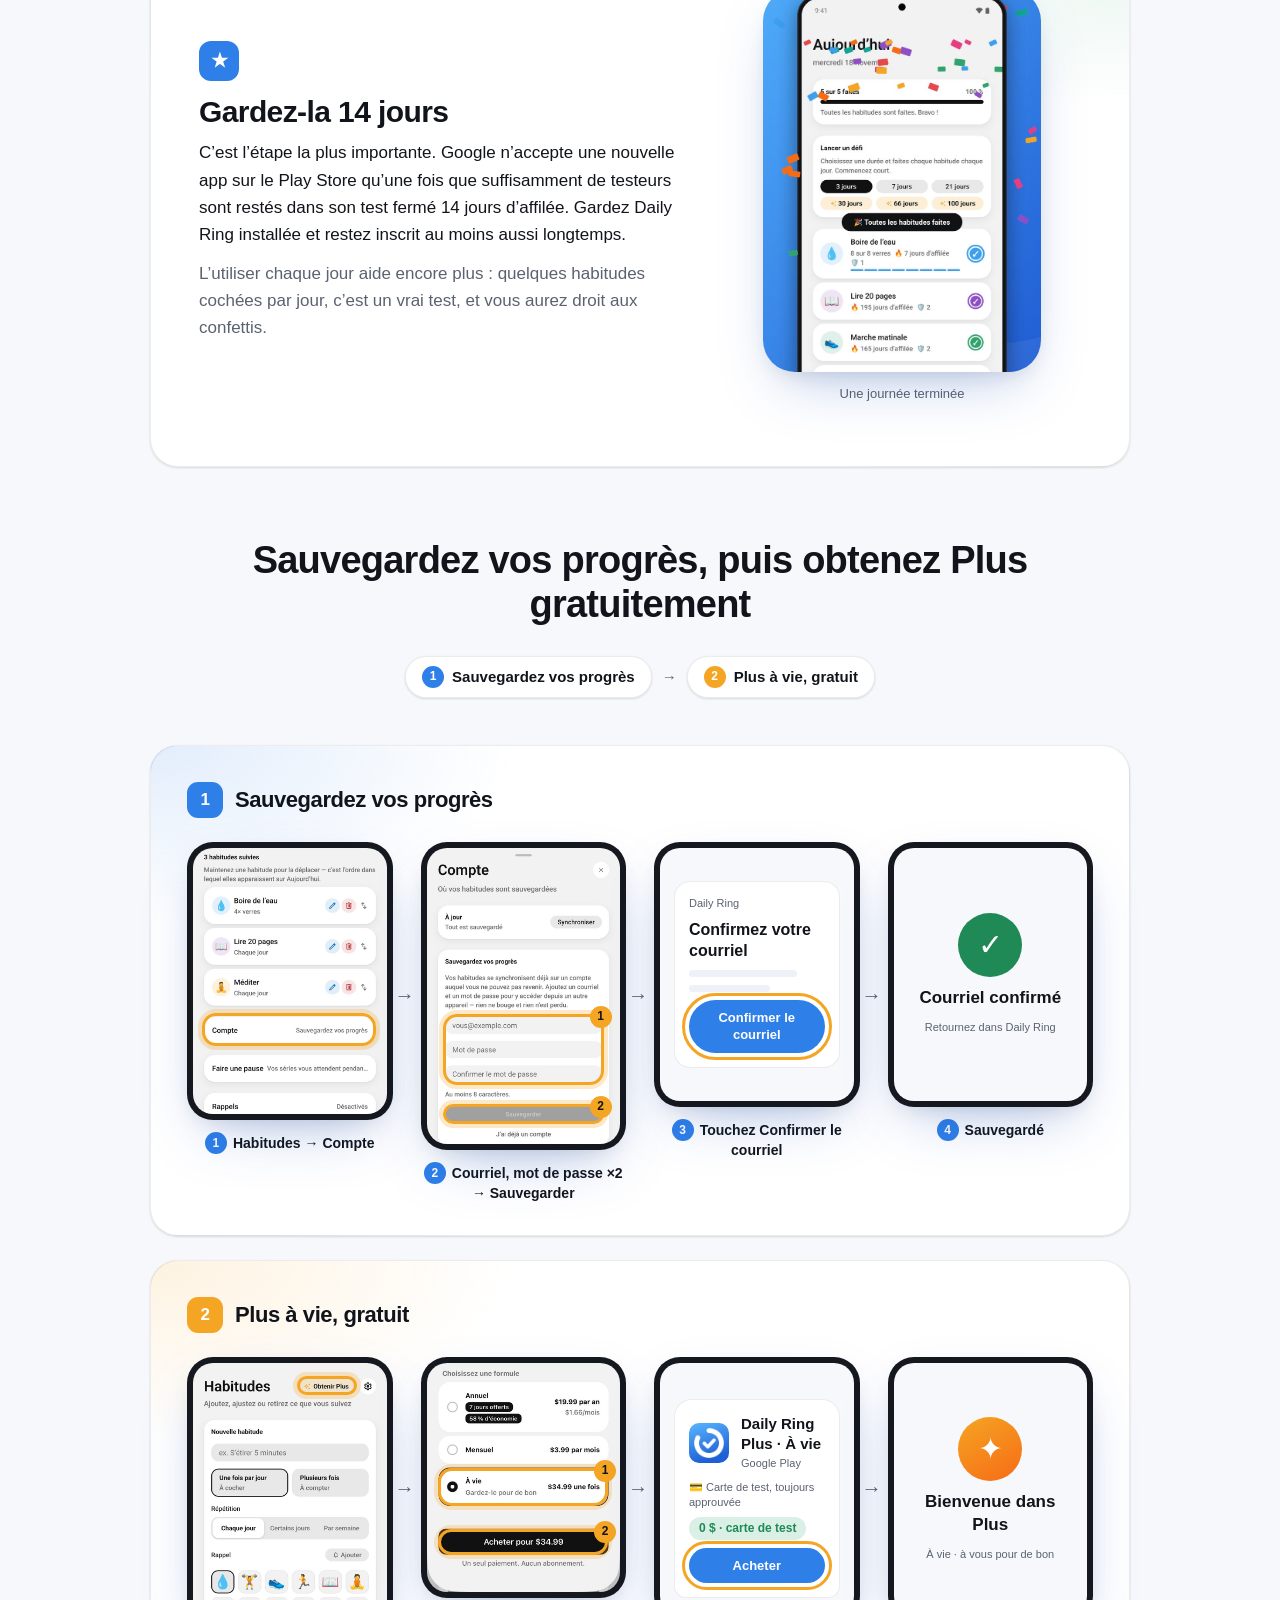
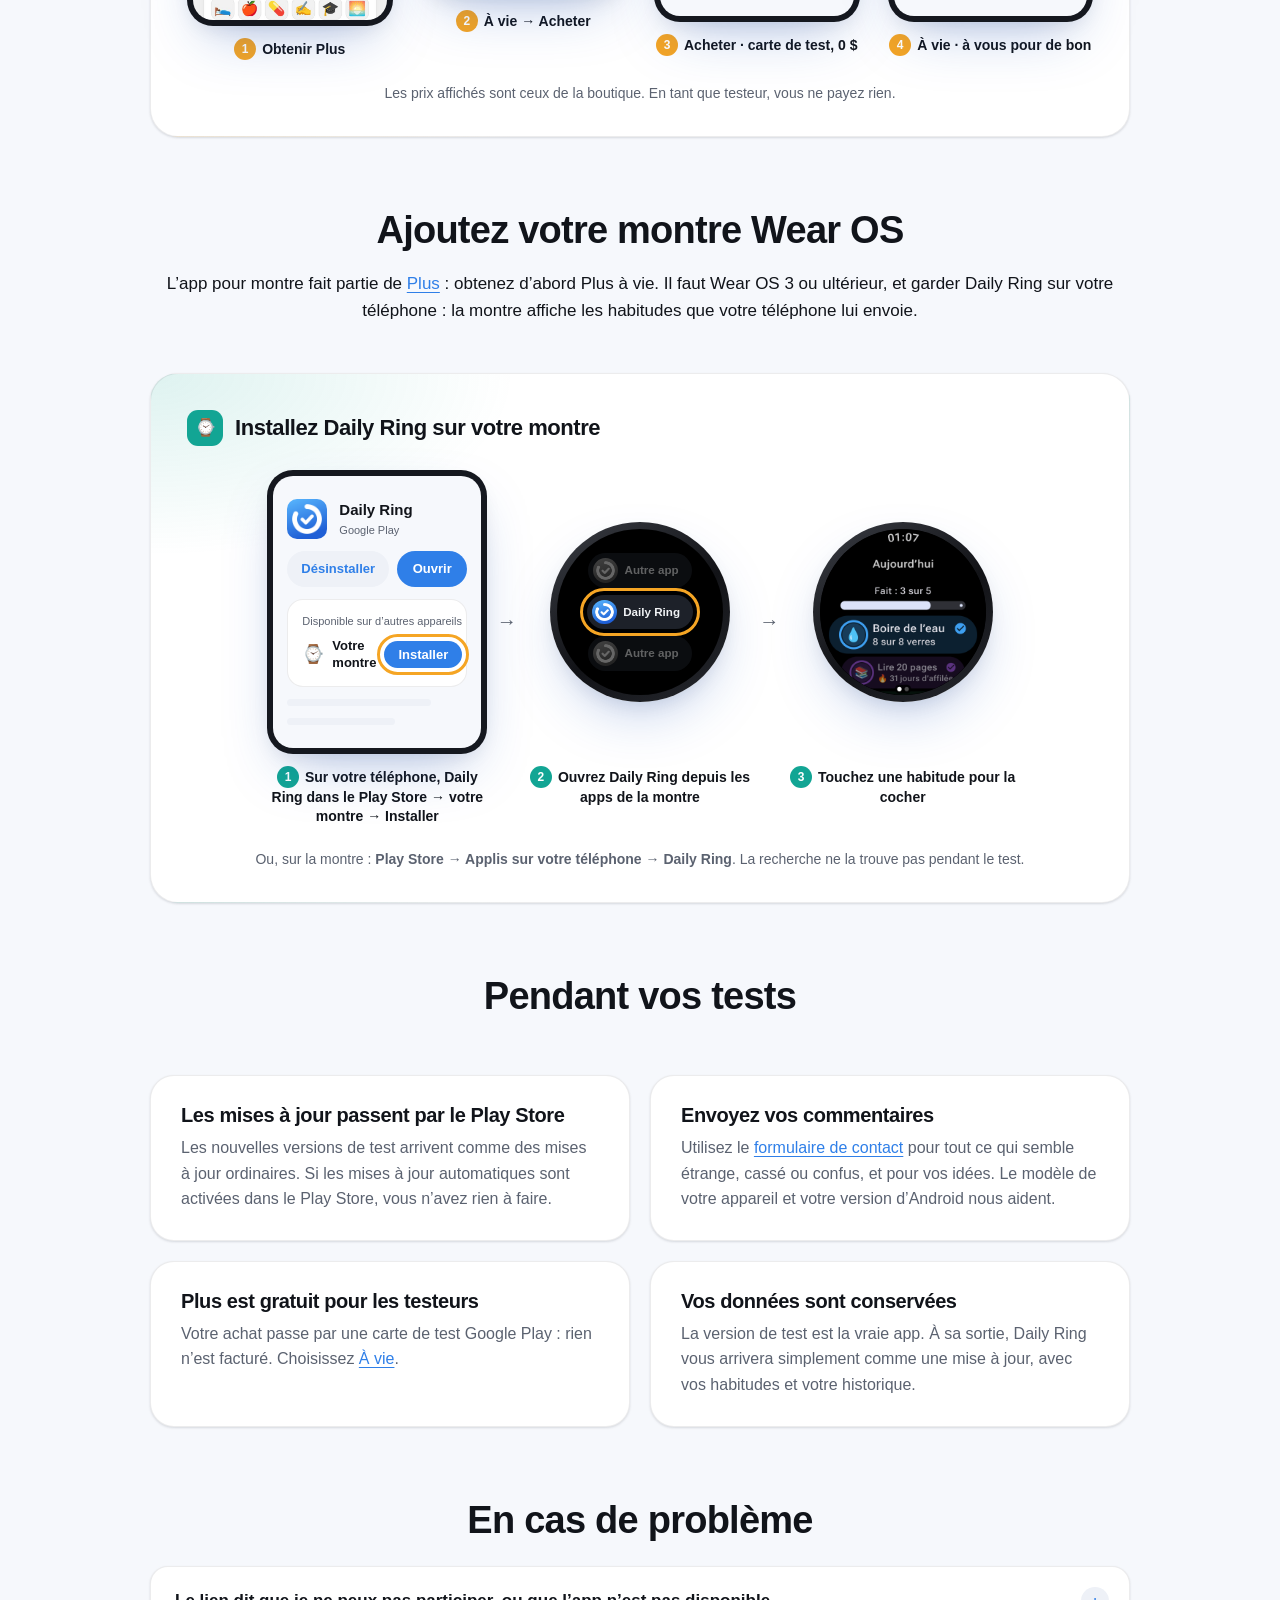
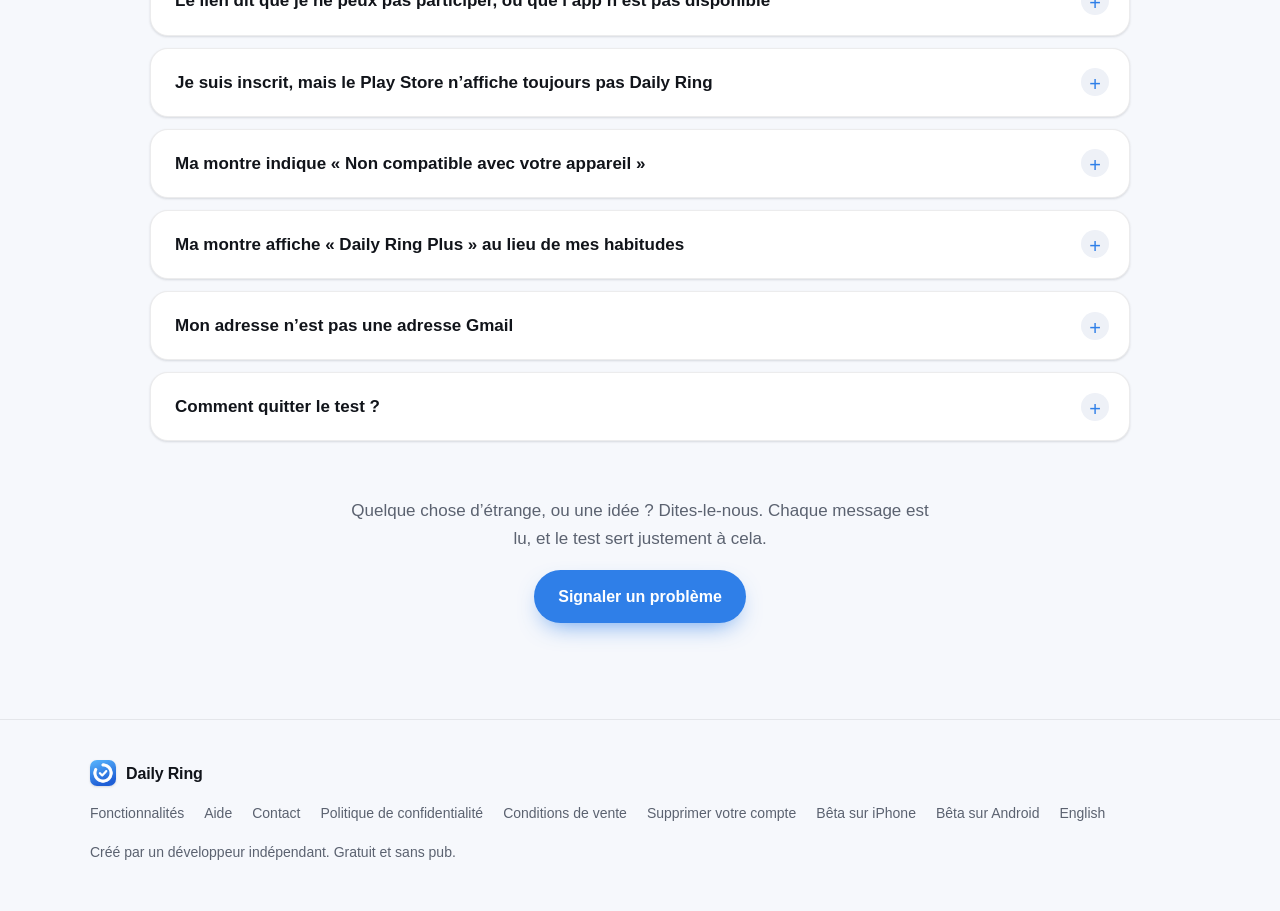
<file: fr/play-testing.html>
<!doctype html>
<html lang="fr">
  <head>
    <meta charset="utf-8" />
    <meta name="viewport" content="width=device-width, initial-scale=1" />
    <title>Tester Daily Ring sur Android · Daily Ring</title>
    <meta
      name="description"
      content="Comment rejoindre le test fermé de Daily Ring sur Google Play, étape par étape, une fois votre adresse sur la liste des testeurs."
    />
    <meta name="theme-color" content="#2f7fe8" />
    <script>
      // Before first paint, so a pinned theme never flashes the other one. site.js draws the switch.
      document.documentElement.classList.add('theme-js');
      try {
        var theme = localStorage.getItem('daily-ring-theme');
        if (theme === 'light' || theme === 'dark') document.documentElement.dataset.theme = theme;
      } catch (e) {}
    </script>
    <link rel="icon" href="../icon.png" />
    <link rel="apple-touch-icon" href="../icon.png" />
    <link rel="stylesheet" href="../styles.css" />
    <link rel="alternate" hreflang="en" href="https://dailyring.ca/play-testing.html" />
    <link rel="alternate" hreflang="fr" href="https://dailyring.ca/fr/play-testing.html" />
    <link rel="alternate" hreflang="x-default" href="https://dailyring.ca/play-testing.html" />
    <script src="../site.js" defer></script>
  </head>
  <body>
    <a class="skip" href="#main">Aller au contenu</a>

    <header class="site">
      <div class="container">
        <a class="brand" href="index.html"><img src="../icon.png" alt="" /><span class="brand-name">Daily Ring</span></a>
        <nav aria-label="Menu principal">
          <a class="nav-hide-sm" href="index.html#features">Fonctionnalités</a>
          <a class="nav-hide-sm" href="index.html#faq">Aide</a>
          <a class="nav-hide-xs" href="privacy.html">Vie privée</a>
          <a class="nav-hide-sm" href="index.html#contact">Contact</a>
          <a class="nav-cta" href="index.html#download">Obtenir l’app</a>
          <button class="theme-toggle" type="button" aria-haspopup="menu" aria-expanded="false" aria-label="Thème"></button>
          <a class="lang" href="../play-testing.html" hreflang="en" lang="en" title="English">EN</a>
        </nav>
      </div>
    </header>

    <main id="main">
      <section class="page-hero">
        <div class="container">
          <span class="pill meta">Bêta-testeurs · Android</span>
          <h1>Tester Daily Ring sur Google Play</h1>
          <p class="lede">
            Merci de tester. Votre adresse est déjà sur la liste des testeurs : il ne reste que
            quatre étapes sur votre téléphone, puis quatorze jours d’utilisation.
          </p>
          <nav class="platform-switch" aria-label="Plateforme">
            <a href="testflight.html">iPhone et iPad</a>
            <a href="play-testing.html" aria-current="page">Android</a>
          </nav>
        </div>
      </section>

      <div class="guide" style="--accent: var(--c-green)">
        <ul class="guide-facts">
          <li><strong>Environ 5 minutes</strong><span>Du lien à votre première habitude cochée</span></li>
          <li><strong>Votre téléphone Android</strong><span>Connecté au compte Google que vous nous avez donné</span></li>
          <li><strong>14 jours</strong><span>Restez dans le test au moins ce temps ; c’est ce que Google demande</span></li>
        </ul>

        <ol class="gsteps">
          <li class="gstep">
            <div>
              <span class="gstep-num" aria-hidden="true">1</span>
              <h2>Utilisez le compte Google que vous nous avez donné</h2>
              <p>
                Seule l’adresse inscrite sur la liste des testeurs peut rejoindre le test. Ouvrez le
                <strong>Play Store</strong>, touchez votre photo de profil en haut et vérifiez qu’il
                s’agit du même compte Gmail ou Google. Sinon, touchez la flèche à côté et changez
                de compte.
              </p>
              <p class="muted">
                Plusieurs comptes sur un même téléphone : c’est la raison la plus fréquente pour
                laquelle le test n’apparaît pas.
              </p>
            </div>
            <figure class="gstep-visual">
              <div class="mock mock-android" aria-hidden="true">
                <div class="mock-screen">
                  <div class="mock-row">
                    <div class="mock-url" style="flex: 1">Rechercher des applis</div>
                    <span class="mock-avatar tap">A</span>
                  </div>
                  <div class="mock-card">
                    <div class="mock-row">
                      <span class="mock-avatar">A</span>
                      <span style="flex: 1"><b>Le compte testeur</b><br /><span class="mock-small">l’adresse que vous nous avez donnée</span></span>
                      <span class="mock-check">✓</span>
                    </div>
                    <div class="mock-row">
                      <span class="mock-avatar" style="background: var(--c-teal)">W</span>
                      <span style="flex: 1" class="mock-small">un autre compte</span>
                    </div>
                  </div>
                  <div class="mock-line w80"></div>
                  <div class="mock-line w60"></div>
                </div>
              </div>
              <figcaption>Touchez votre photo pour voir le compte actif</figcaption>
            </figure>
          </li>

          <li class="gstep">
            <div>
              <span class="gstep-num" aria-hidden="true">2</span>
              <h2>Ouvrez le lien du test et devenez testeur</h2>
              <p>
                Sur votre téléphone, ouvrez le lien ci-dessous. Vérifiez qu’il s’ouvre avec ce même
                compte, puis touchez <strong>Devenir testeur</strong>. La page confirme ensuite que
                vous êtes testeur.
              </p>
              <p>
                <a class="button button-primary" href="https://play.google.com/apps/testing/com.ejadayel.habittracker">Ouvrir le lien du test</a>
              </p>
              <p class="muted">
                Le lien fonctionne aussi depuis le navigateur d’un ordinateur, connecté au même
                compte Google.
              </p>
            </div>
            <figure class="gstep-visual">
              <div class="mock mock-android" aria-hidden="true">
                <div class="mock-screen">
                  <div class="mock-url">play.google.com/apps/testing/…</div>
                  <div class="mock-card">
                    <div class="mock-app">
                      <img src="../icon.png" alt="" />
                      <div><b>Daily Ring</b><small>Test fermé</small></div>
                    </div>
                    <div class="mock-line w80"></div>
                    <div class="mock-line w60"></div>
                    <span class="mock-btn primary tap">Devenir testeur</span>
                  </div>
                  <div class="mock-line w80"></div>
                  <div class="mock-line"></div>
                </div>
              </div>
              <figcaption>Un dessin simplifié de la page du test</figcaption>
            </figure>
          </li>

          <li class="gstep">
            <div>
              <span class="gstep-num" aria-hidden="true">3</span>
              <h2>Installez-la depuis Google Play</h2>
              <p>
                Sur la même page, touchez le lien vers <strong>Google Play</strong>, ou utilisez le
                bouton ci-dessous. Daily Ring s’ouvre dans le Play Store : touchez
                <strong>Installer</strong>.
              </p>
              <p>
                <a class="button" href="https://play.google.com/store/apps/details?id=com.ejadayel.habittracker">Daily Ring sur Google Play</a>
              </p>
              <div class="tip">
                <p>
                  <strong>« Article introuvable » ?</strong> Votre inscription peut prendre
                  quelques minutes à atteindre le Play Store. Patientez un peu, réessayez, et
                  vérifiez le compte de l’étape 1.
                </p>
              </div>
            </div>
            <figure class="gstep-visual">
              <div class="mock mock-android" aria-hidden="true">
                <div class="mock-screen">
                  <div class="mock-app" style="margin-top: 8px">
                    <img src="../icon.png" alt="" />
                    <div><b>Daily Ring</b><small>Suivi d’habitudes</small></div>
                  </div>
                  <span class="mock-btn primary tap">Installer</span>
                  <div class="mock-card">
                    <b>Vous êtes testeur</b>
                    <div class="mock-line w80"></div>
                    <div class="mock-line w60"></div>
                  </div>
                  <div class="mock-line w80"></div>
                  <div class="mock-line"></div>
                </div>
              </div>
              <figcaption>La page de Daily Ring dans le Play Store</figcaption>
            </figure>
          </li>

          <li class="gstep">
            <div>
              <span class="gstep-num" aria-hidden="true">4</span>
              <h2>Ouvrez Daily Ring et cochez une habitude</h2>
              <p>
                Aucune inscription. Daily Ring s’ouvre avec trois habitudes d’exemple que vous
                pouvez renommer, modifier ou supprimer. Touchez un anneau pour cocher une habitude
                aujourd’hui.
              </p>
              <p class="muted">Ensuite : <a href="#plus">sauvegardez vos progrès, puis obtenez Plus à vie gratuitement</a>, et <a href="#watch">ajoutez votre montre</a>.</p>
            </div>
            <figure class="gstep-visual">
              <div class="shot">
                <img src="../images/fr/android-today.jpg" alt="L’onglet Aujourd’hui de Daily Ring sur Android, avec deux habitudes sur cinq faites" width="720" height="993" loading="lazy" />
              </div>
              <figcaption>L’onglet Aujourd’hui</figcaption>
            </figure>
          </li>

          <li class="gstep">
            <div>
              <span class="gstep-num" aria-hidden="true">★</span>
              <h2>Gardez-la 14 jours</h2>
              <p>
                C’est l’étape la plus importante. Google n’accepte une nouvelle app sur le Play
                Store qu’une fois que suffisamment de testeurs sont restés dans son test fermé
                14 jours d’affilée. Gardez Daily Ring installée et restez inscrit au moins
                aussi longtemps.
              </p>
              <p class="muted">
                L’utiliser chaque jour aide encore plus : quelques habitudes cochées par jour, c’est
                un vrai test, et vous aurez droit aux confettis.
              </p>
            </div>
            <figure class="gstep-visual">
              <div class="shot">
                <img src="../images/fr/android-confetti.jpg" alt="Daily Ring qui célèbre une journée où toutes les habitudes sont faites" width="720" height="993" loading="lazy" />
              </div>
              <figcaption>Une journée terminée</figcaption>
            </figure>
          </li>
        </ol>


        <section class="flows" id="plus" aria-labelledby="plus-title">
          <div class="flows-head">
            <h2 id="plus-title">Sauvegardez vos progrès, puis obtenez Plus gratuitement</h2>
            <p class="order">
              <span style="--accent: var(--brand)"><b>1</b>Sauvegardez vos progrès</span>
              <i aria-hidden="true">→</i>
              <span style="--accent: var(--c-amber)"><b>2</b>Plus à vie, gratuit</span>
            </p>
          </div>

          <div class="flow" style="--accent: var(--brand)">
            <h3><b aria-hidden="true">1</b>Sauvegardez vos progrès</h3>
            <ol class="strip">
              <li><figure><div class="screen"><img src="../images/fr/android-account.jpg" alt="L’onglet Habitudes sur Android, avec la ligne Compte entourée" width="720" height="990" loading="lazy" /><div class="ring-area" aria-hidden="true"><span class="ring" style="left:4.7%;top:62.0%;width:90.0%;height:12.7%"></span></div></div><figcaption>Habitudes → Compte</figcaption></figure></li>
              <li><figure><div class="screen"><img src="../images/fr/android-save.jpg" alt="La fiche Compte : courriel, mot de passe et confirmation, puis Sauvegarder" width="720" height="1102" loading="lazy" /><div class="ring-area" aria-hidden="true"><span class="ring" data-n=1 style="left:8.4%;top:56.1%;width:83.1%;height:24.1%"></span><span class="ring" data-n=2 style="left:8.4%;top:86.5%;width:83.1%;height:6.9%"></span></div></div><figcaption>Courriel, mot de passe ×2 → Sauvegarder</figcaption></figure></li>
              <li><figure><div class="screen screen-drawn" aria-hidden="true"><div class="mock-screen"><div class="mock-card"><span class="mock-small">Daily Ring</span><span class="mock-mail-title">Confirmez votre courriel</span><div class="mock-line w80"></div><div class="mock-line w60"></div><span class="mock-btn primary tap">Confirmer le courriel</span></div></div></div><figcaption>Touchez Confirmer le courriel</figcaption></figure></li>
              <li><figure><div class="screen screen-drawn" aria-hidden="true"><div class="mock-screen"><div class="mock-big"><span class="badge">✓</span><b>Courriel confirmé</b><span class="mock-small">Retournez dans Daily Ring</span></div></div></div><figcaption>Sauvegardé</figcaption></figure></li>
            </ol>
          </div>

          <div class="flow" style="--accent: var(--c-amber)">
            <h3><b aria-hidden="true">2</b>Plus à vie, gratuit</h3>
            <ol class="strip">
              <li><figure><div class="screen"><img src="../images/fr/android-get-plus.jpg" alt="L’onglet Habitudes sur Android, avec le bouton Obtenir Plus entouré" width="720" height="956" loading="lazy" /><div class="ring-area" aria-hidden="true"><span class="ring" style="left:53.8%;top:5.2%;width:30.9%;height:7.5%"></span></div></div><figcaption>Obtenir Plus</figcaption></figure></li>
              <li><figure><div class="screen"><img src="../images/fr/beta-lifetime.jpg" alt="La fiche Plus avec À vie choisi et le bouton Acheter entouré" width="720" height="854" loading="lazy" /><div class="ring-area" aria-hidden="true"><span class="ring" data-n=1 style="left:6.2%;top:45.7%;width:87.6%;height:16.6%"></span><span class="ring" data-n=2 style="left:6.2%;top:72.5%;width:87.6%;height:11.1%"></span></div></div><figcaption>À vie → Acheter</figcaption></figure></li>
              <li><figure><div class="screen screen-drawn" aria-hidden="true"><div class="mock-screen"><div class="mock-sheet"><div class="mock-app"><img src="../icon.png" alt="" /><div><b>Daily Ring Plus · À vie</b><small>Google Play</small></div></div><div class="mock-row"><span class="mock-small">💳 Carte de test, toujours approuvée</span></div><span class="free-chip">0&nbsp;$ · carte de test</span><span class="mock-btn primary tap">Acheter</span></div></div></div><figcaption>Acheter · carte de test, 0&nbsp;$</figcaption></figure></li>
              <li><figure><div class="screen screen-drawn" aria-hidden="true"><div class="mock-screen"><div class="mock-big"><span class="badge plus">✦</span><b>Bienvenue dans Plus</b><span class="mock-small">À vie · à vous pour de bon</span></div></div></div><figcaption>À vie · à vous pour de bon</figcaption></figure></li>
            </ol>
            <p class="flow-note">Les prix affichés sont ceux de la boutique. En tant que testeur, vous ne payez rien.</p>
          </div>
        </section>

        <section class="flows" id="watch" aria-labelledby="watch-title">
          <div class="flows-head">
            <h2 id="watch-title">Ajoutez votre montre Wear OS</h2>
            <p class="muted">
              L’app pour montre fait partie de <a href="#plus">Plus</a> : obtenez d’abord Plus à
              vie. Il faut Wear OS 3 ou ultérieur, et garder Daily Ring sur votre téléphone : la
              montre affiche les habitudes que votre téléphone lui envoie.
            </p>
          </div>

          <div class="flow" style="--accent: var(--c-teal)">
            <h3><b aria-hidden="true">⌚</b>Installez Daily Ring sur votre montre</h3>
            <ol class="strip strip-3">
              <li><figure><div class="screen screen-drawn" aria-hidden="true"><div class="mock-screen"><div class="mock-app"><img src="../icon.png" alt="" /><div><b>Daily Ring</b><small>Google Play</small></div></div><div class="mock-row"><span class="mock-btn" style="flex: 1">Désinstaller</span><span class="mock-btn primary" style="flex: 1">Ouvrir</span></div><div class="mock-card"><span class="mock-small">Disponible sur d’autres appareils</span><div class="mock-row"><span class="mock-device"><span>⌚</span><b>Votre montre</b></span><span class="mock-btn primary small tap">Installer</span></div></div><div class="mock-line w80"></div><div class="mock-line w60"></div></div></div><figcaption>Sur votre téléphone, Daily Ring dans le Play Store → votre montre → Installer</figcaption></figure></li>
              <li><figure><div class="screen screen-wear" aria-hidden="true"><div class="wear-ui"><span class="wear-app dim"><img src="../icon.png" alt="" style="filter: grayscale(1)" />Autre app</span><span class="wear-app tap"><img src="../icon.png" alt="" />Daily Ring</span><span class="wear-app dim"><img src="../icon.png" alt="" style="filter: grayscale(1)" />Autre app</span></div></div><figcaption>Ouvrez Daily Ring depuis les apps de la montre</figcaption></figure></li>
              <li><figure><div class="screen screen-wear"><img src="../images/fr/wear-today.png" alt="Daily Ring sur Wear OS : les habitudes du jour, 3 sur 5 faites" width="454" height="454" loading="lazy" /></div><figcaption>Touchez une habitude pour la cocher</figcaption></figure></li>
            </ol>
            <p class="flow-note">
              Ou, sur la montre : <strong>Play Store → Applis sur votre téléphone → Daily Ring</strong>.
              La recherche ne la trouve pas pendant le test.
            </p>
          </div>
        </section>

        <h2 class="guide-section">Pendant vos tests</h2>
        <div class="guide-after">
          <div>
            <h3>Les mises à jour passent par le Play Store</h3>
            <p>
              Les nouvelles versions de test arrivent comme des mises à jour ordinaires. Si les
              mises à jour automatiques sont activées dans le Play Store, vous n’avez rien à faire.
            </p>
          </div>
          <div>
            <h3>Envoyez vos commentaires</h3>
            <p>
              Utilisez le <a href="index.html?topic=bug#contact">formulaire de contact</a> pour
              tout ce qui semble étrange, cassé ou confus, et pour vos idées. Le modèle de votre
              appareil et votre version d’Android nous aident.
            </p>
          </div>
          <div>
            <h3>Plus est gratuit pour les testeurs</h3>
            <p>
              Votre achat passe par une carte de test Google Play : rien n’est facturé. Choisissez
              <a href="#plus">À vie</a>.
            </p>
          </div>
          <div>
            <h3>Vos données sont conservées</h3>
            <p>
              La version de test est la vraie app. À sa sortie, Daily Ring vous arrivera
              simplement comme une mise à jour, avec vos habitudes et votre historique.
            </p>
          </div>
        </div>

        <h2 class="guide-section">En cas de problème</h2>
        <div class="faq">
          <details>
            <summary>Le lien dit que je ne peux pas participer, ou que l’app n’est pas disponible</summary>
            <p>
              Le lien n’est ouvert qu’aux adresses inscrites sur la liste des testeurs. Vérifiez le
              compte du navigateur qui l’a ouvert, ou ouvrez le lien dans une fenêtre privée et
              connectez-vous avec le bon. Si c’est bien le bon compte, dites-le-nous par le
              <a href="index.html?topic=question#contact">formulaire de contact</a> pour que nous
              vérifiions la liste.
            </p>
          </details>
          <details>
            <summary>Je suis inscrit, mais le Play Store n’affiche toujours pas Daily Ring</summary>
            <p>
              Laissez-lui jusqu’à une heure, puis fermez et rouvrez le Play Store. La recherche peut
              ne pas la trouver pendant un test fermé : utilisez plutôt le bouton Google Play de
              l’étape 3.
            </p>
          </details>
          <details>
            <summary>Ma montre indique « Non compatible avec votre appareil »</summary>
            <p>
              Vérifiez que la montre a Wear OS 3 ou ultérieur et que son Play Store utilise le même
              compte Google que votre téléphone. Ensuite, dans les paramètres de la montre,
              trouvez l’app Play Store, videz son cache, puis réinstallez depuis votre téléphone.
            </p>
          </details>
          <details>
            <summary>Ma montre affiche « Daily Ring Plus » au lieu de mes habitudes</summary>
            <p>
              L’app pour montre fait partie de Plus. <a href="#plus">Obtenez Plus à vie</a> sur
              votre téléphone, puis ouvrez-y Daily Ring avec la montre à proximité, pour qu’il
              le lui transmette.
            </p>
          </details>
          <details>
            <summary>Mon adresse n’est pas une adresse Gmail</summary>
            <p>
              Elle doit être celle d’un compte Google. N’importe quelle adresse peut l’être : créez
              un compte Google avec elle, ou envoyez-nous plutôt votre adresse Gmail.
            </p>
          </details>
          <details>
            <summary>Comment quitter le test ?</summary>
            <p>
              Rouvrez le lien du test et touchez <strong>Quitter le programme</strong>, puis
              désinstallez l’app. Si vous avez ajouté un courriel, supprimez d’abord le compte dans
              <strong>Habitudes → Compte → Supprimer le compte</strong> pour effacer ses données ;
              <a href="delete-account.html">voici comment</a>.
            </p>
          </details>
        </div>

        <div class="guide-end">
          <p>
            Quelque chose d’étrange, ou une idée ? Dites-le-nous. Chaque message est lu, et le test
            sert justement à cela.
          </p>
          <a class="button button-primary" href="index.html?topic=bug#contact">Signaler un problème</a>
        </div>
      </div>
    </main>

    <footer class="site">
      <div class="container">
        <a class="brand" href="index.html"><img src="../icon.png" alt="" />Daily Ring</a>
        <nav aria-label="Pied de page">
          <a href="index.html#features">Fonctionnalités</a>
          <a href="index.html#faq">Aide</a>
          <a href="index.html#contact">Contact</a>
          <a href="privacy.html">Politique de confidentialité</a>
          <a href="terms.html">Conditions de vente</a>
          <a href="delete-account.html">Supprimer votre compte</a>
          <a href="testflight.html">Bêta sur iPhone</a>
          <a href="play-testing.html">Bêta sur Android</a>
          <a href="../play-testing.html" hreflang="en" lang="en">English</a>
        </nav>
        <p class="copy">Créé par un développeur indépendant. Gratuit et sans pub.</p>
      </div>
    </footer>
  </body>
</html>
</file>
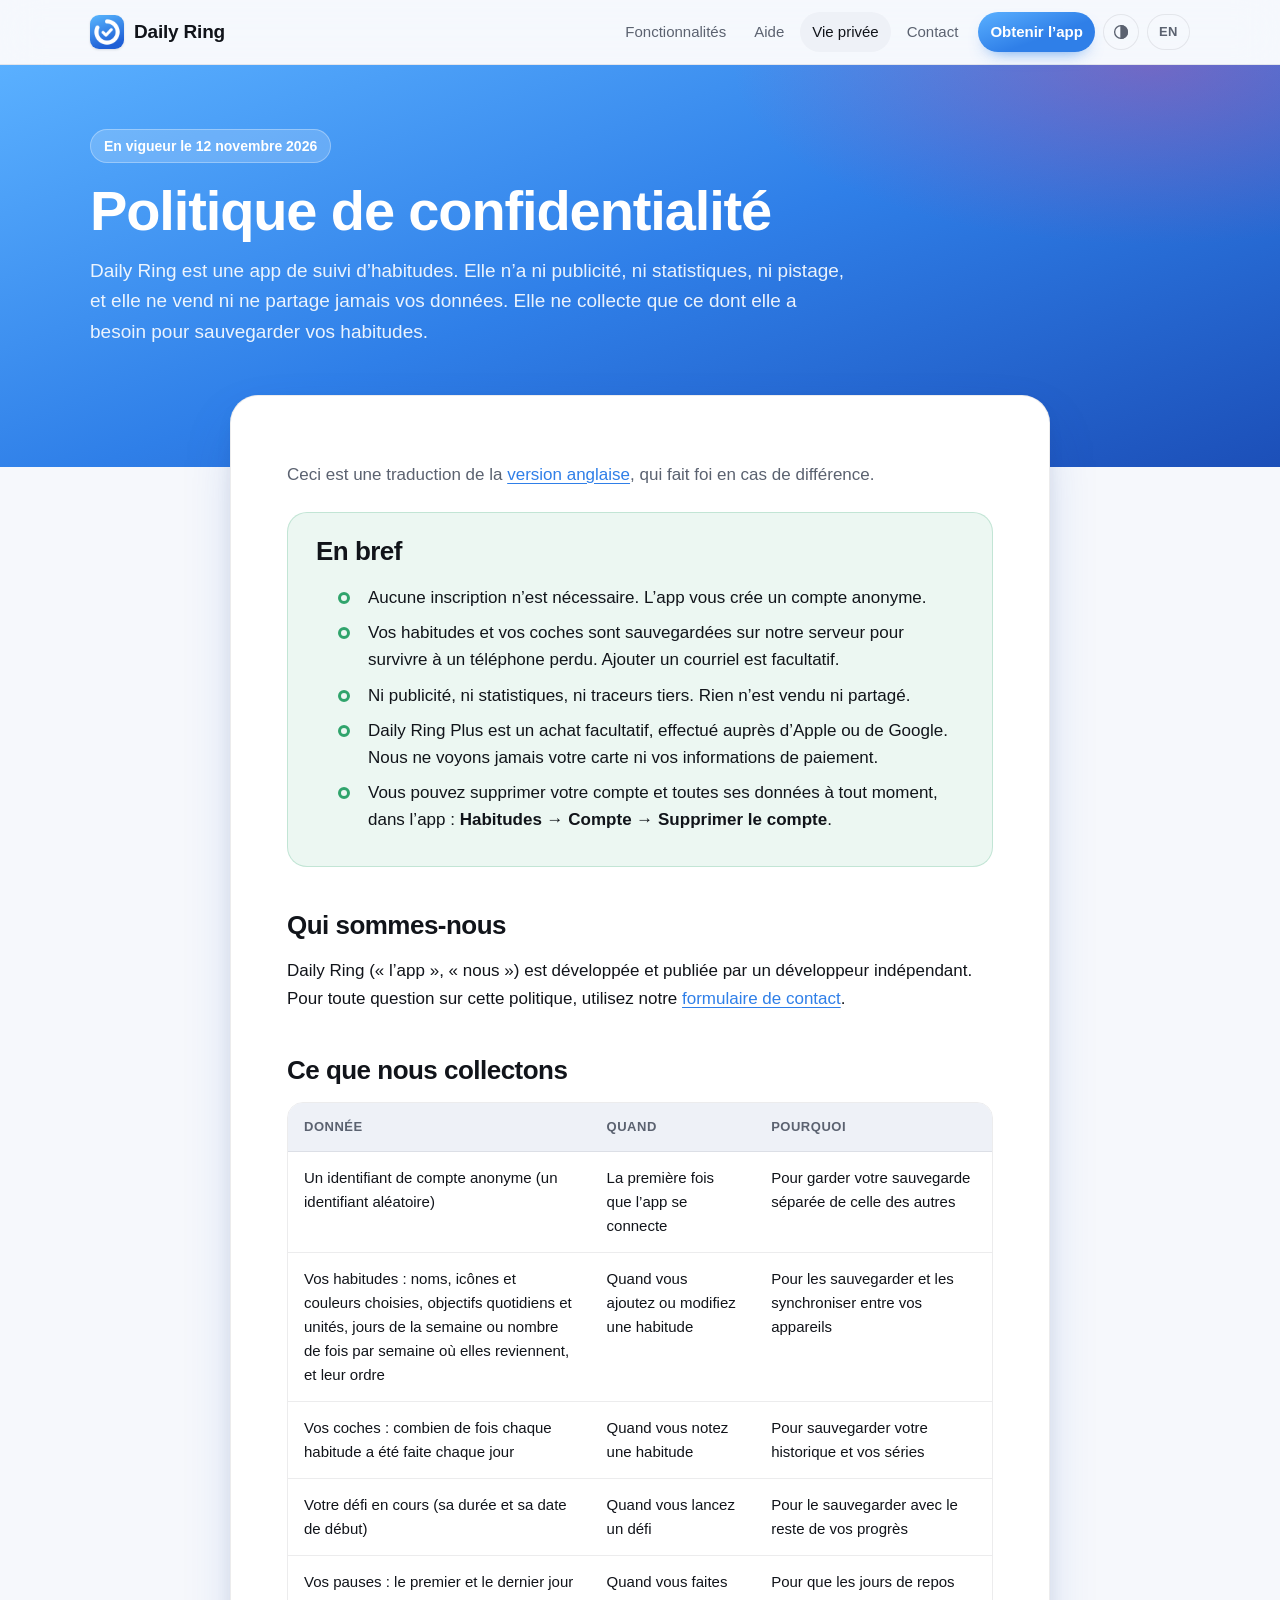
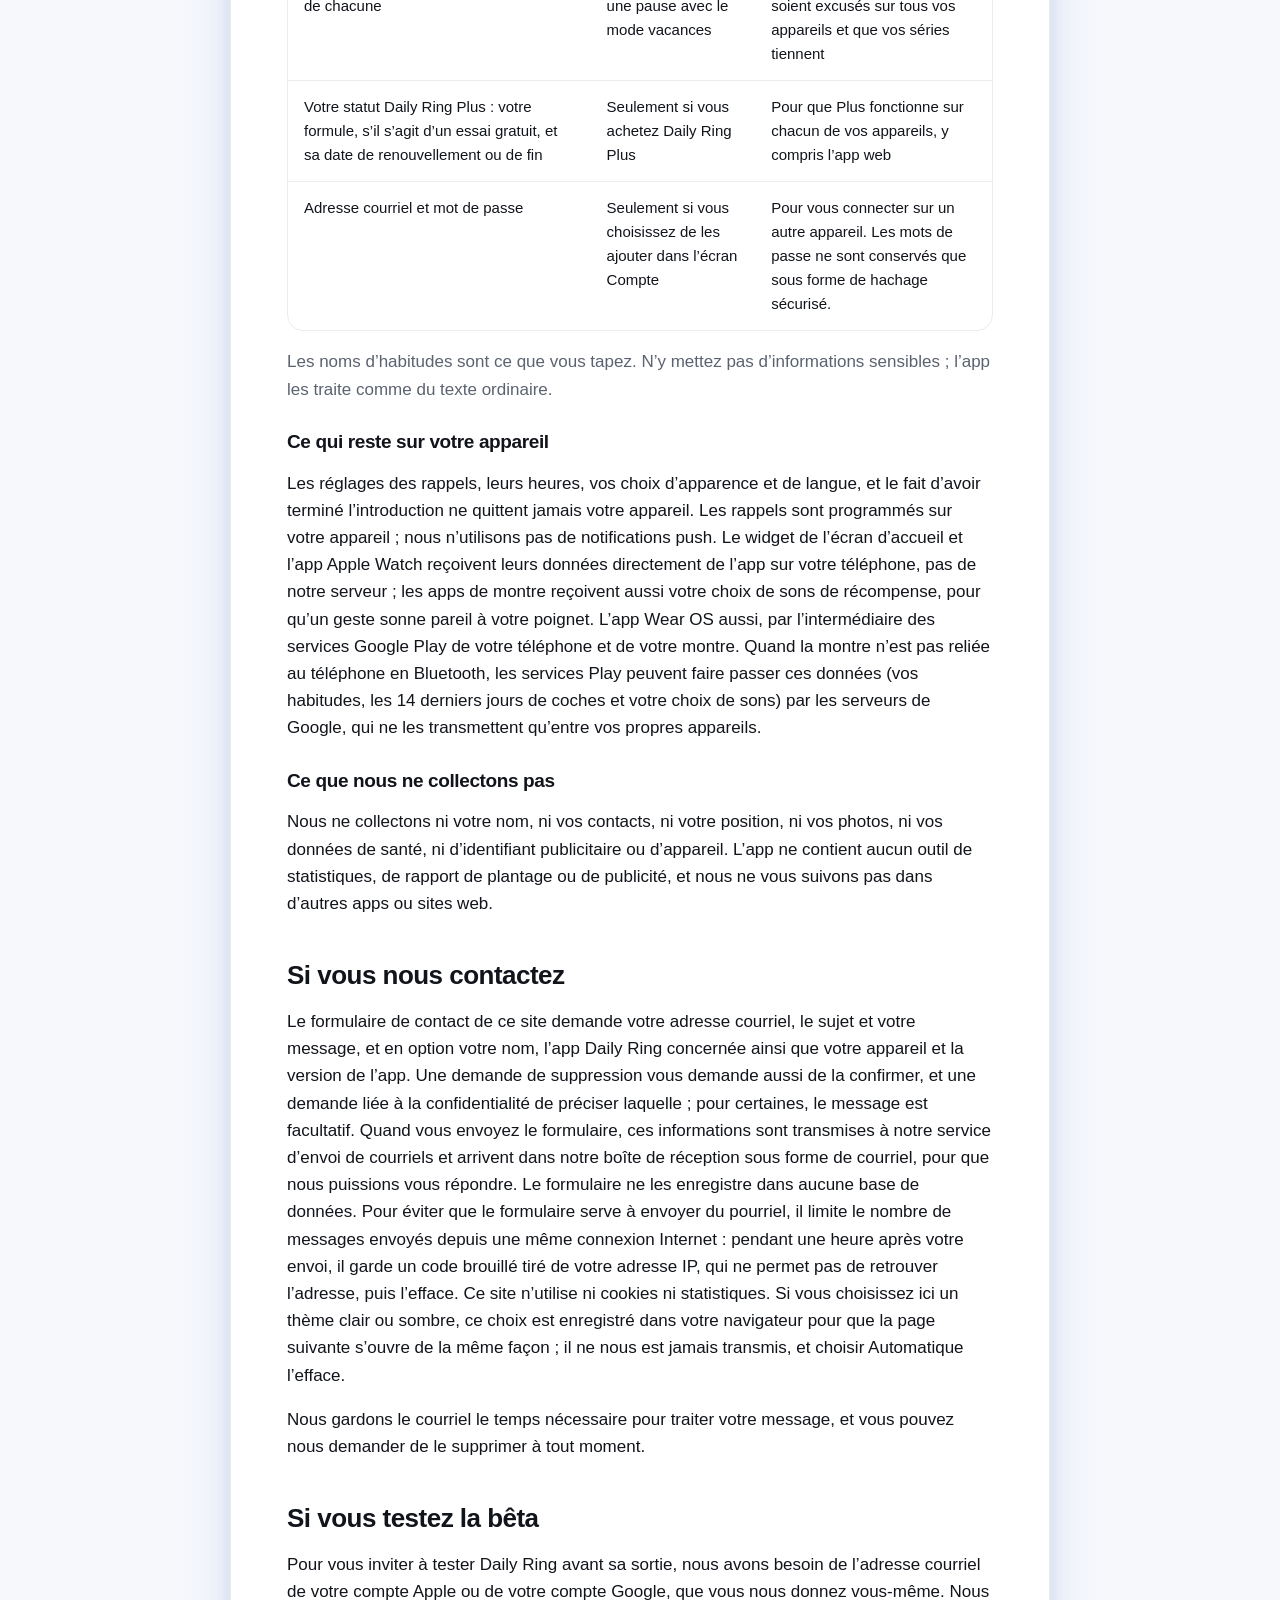
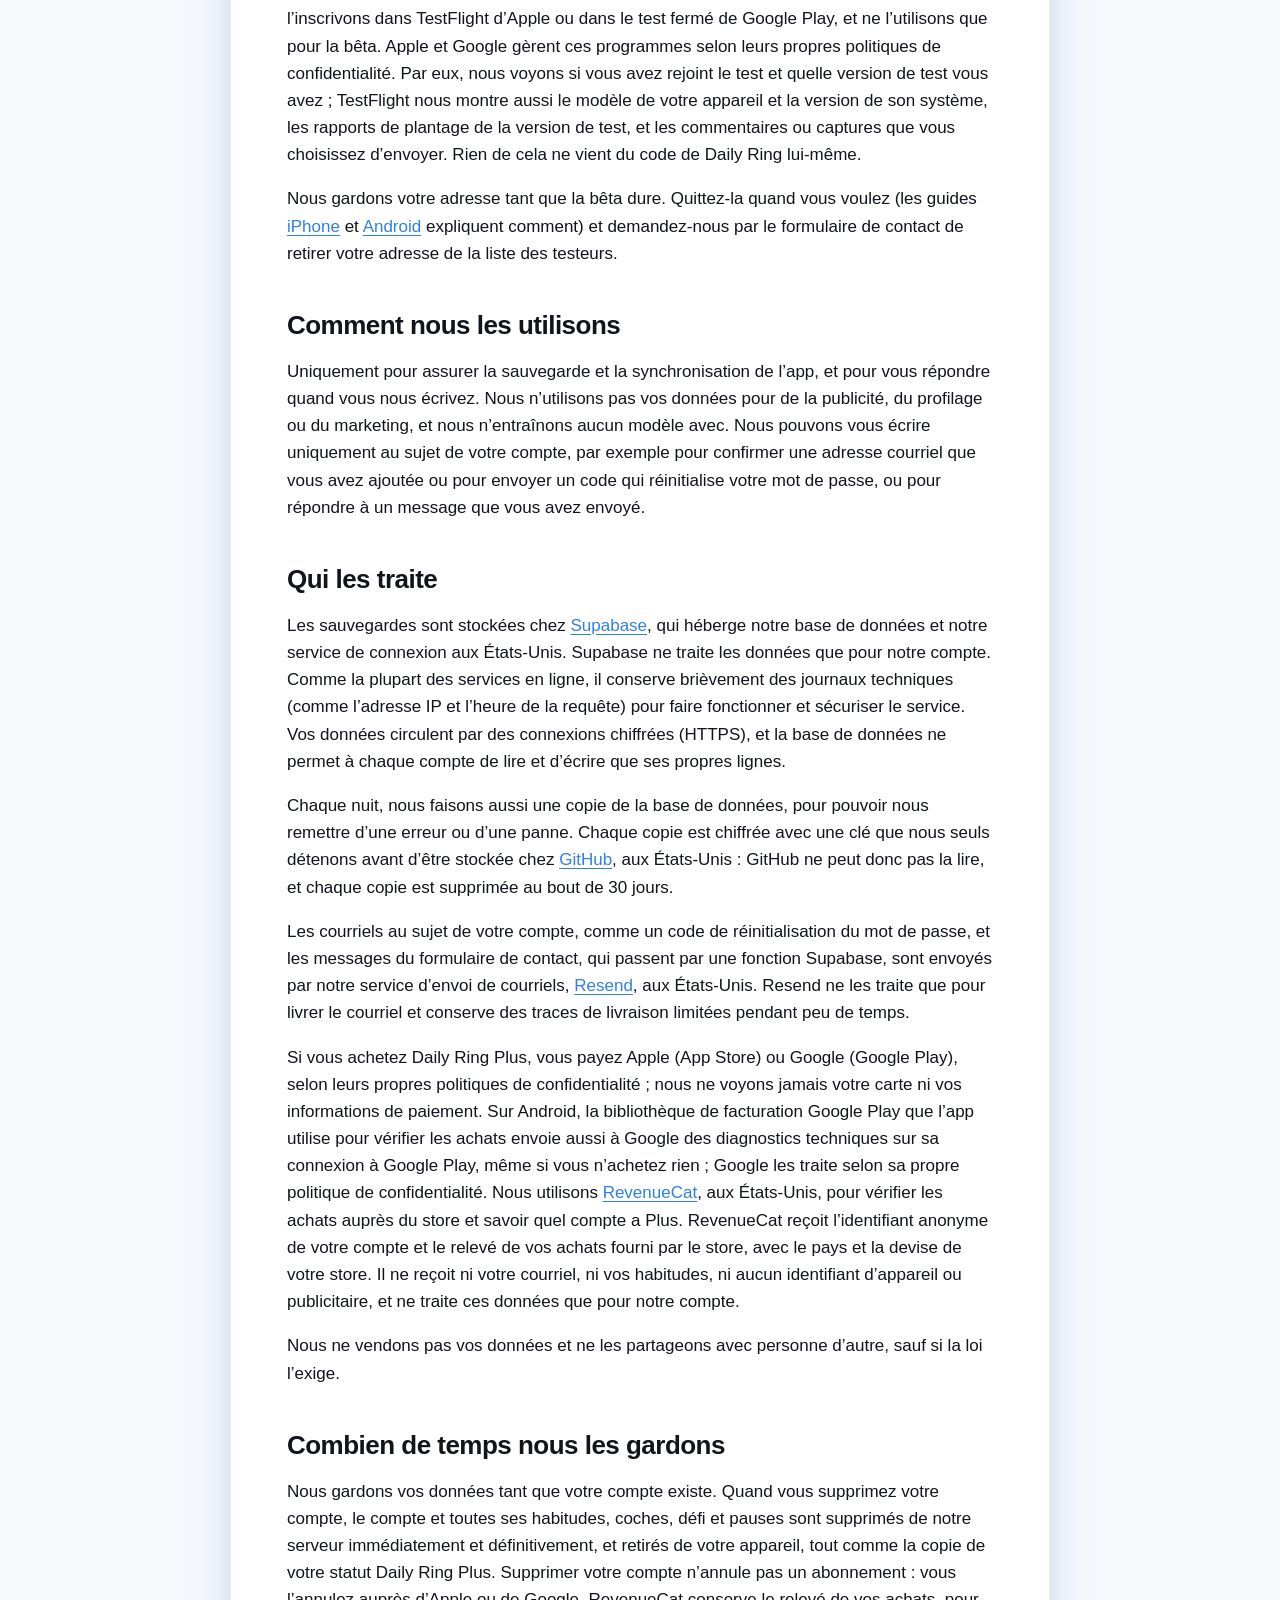
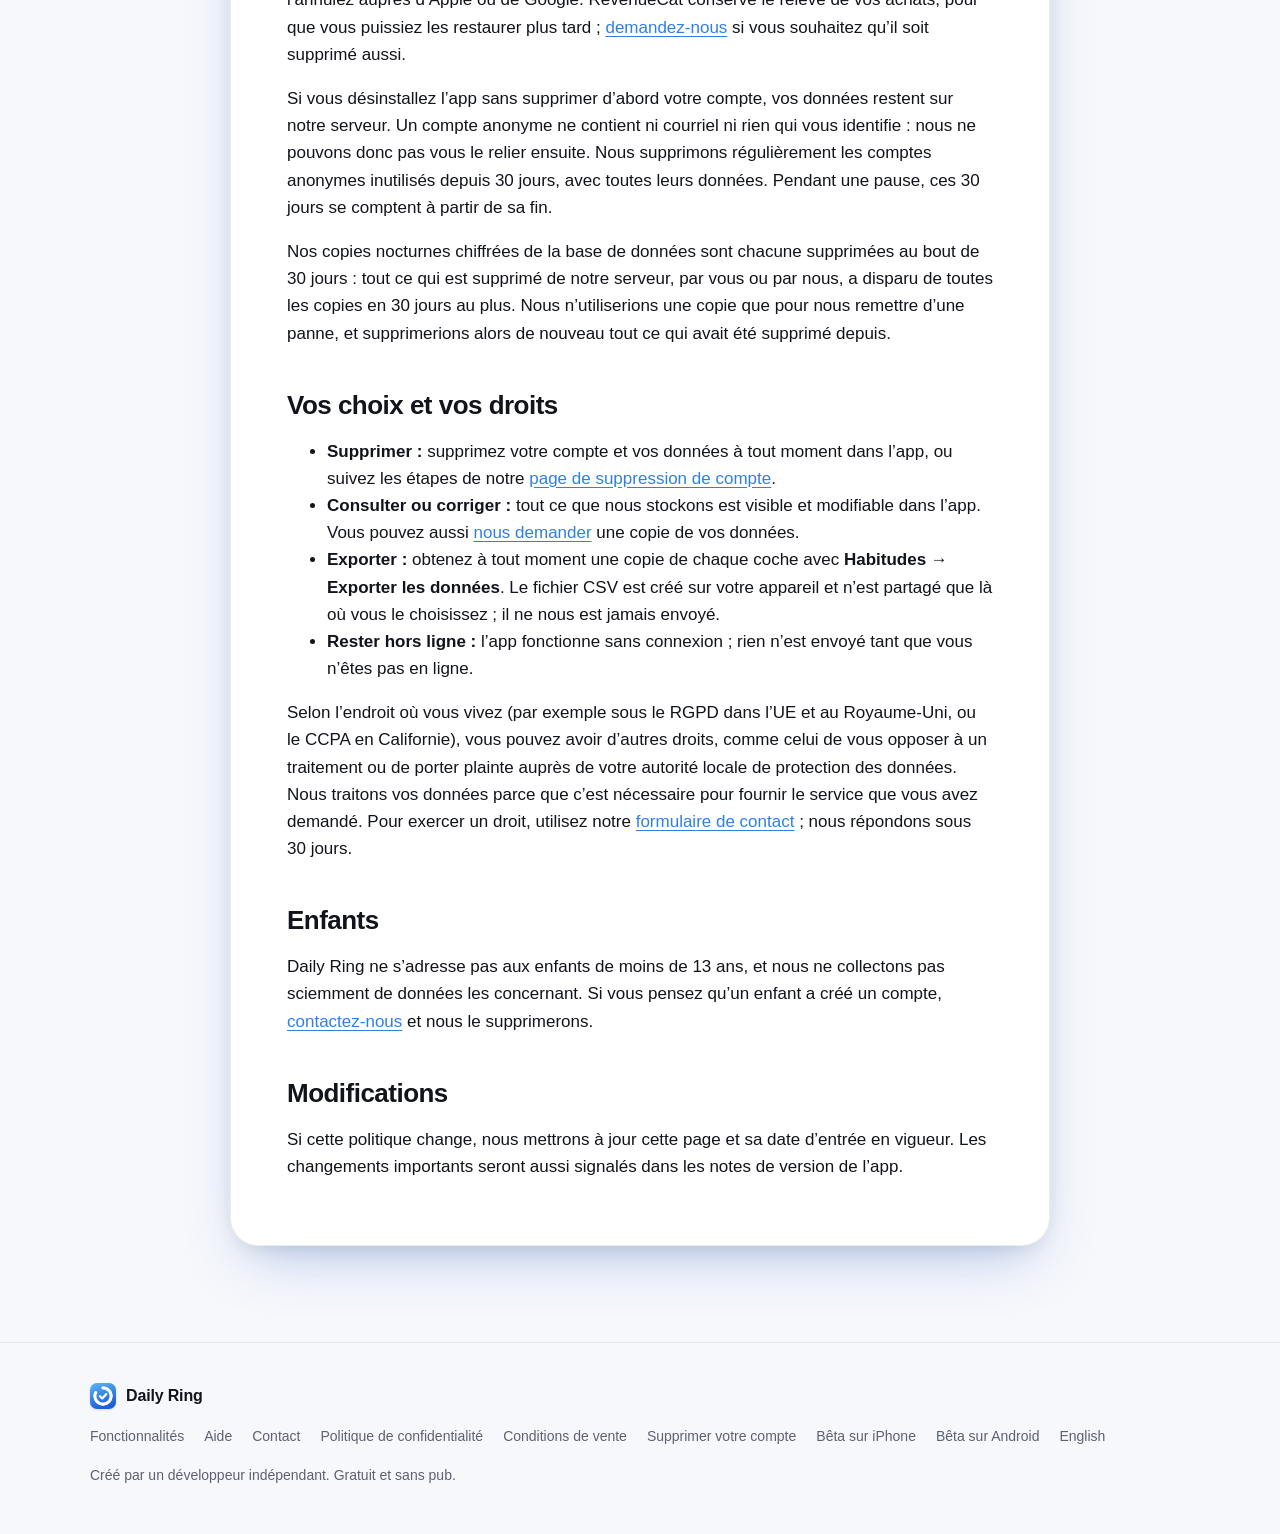
<file: fr/privacy.html>
<!doctype html>
<html lang="fr">
  <head>
    <meta charset="utf-8" />
    <meta name="viewport" content="width=device-width, initial-scale=1" />
    <title>Politique de confidentialité · Daily Ring</title>
    <meta
      name="description"
      content="Ce que Daily Ring collecte, pourquoi, qui le traite et comment le supprimer."
    />
    <meta name="theme-color" content="#2f7fe8" />
    <script>
      // Before first paint, so a pinned theme never flashes the other one. site.js draws the switch.
      document.documentElement.classList.add('theme-js');
      try {
        var theme = localStorage.getItem('daily-ring-theme');
        if (theme === 'light' || theme === 'dark') document.documentElement.dataset.theme = theme;
      } catch (e) {}
    </script>
    <link rel="icon" href="../icon.png" />
    <link rel="apple-touch-icon" href="../icon.png" />
    <link rel="stylesheet" href="../styles.css" />
    <link rel="alternate" hreflang="en" href="https://dailyring.ca/privacy.html" />
    <link rel="alternate" hreflang="fr" href="https://dailyring.ca/fr/privacy.html" />
    <link rel="alternate" hreflang="x-default" href="https://dailyring.ca/privacy.html" />
    <script src="../site.js" defer></script>
  </head>
  <body>
    <a class="skip" href="#main">Aller au contenu</a>

    <header class="site">
      <div class="container">
        <a class="brand" href="index.html"><img src="../icon.png" alt="" /><span class="brand-name">Daily Ring</span></a>
        <nav aria-label="Menu principal">
          <a class="nav-hide-sm" href="index.html#features">Fonctionnalités</a>
          <a class="nav-hide-sm" href="index.html#faq">Aide</a>
          <a class="nav-hide-xs" href="privacy.html" aria-current="page">Vie privée</a>
          <a class="nav-hide-sm" href="index.html#contact">Contact</a>
          <a class="nav-cta" href="index.html#download">Obtenir l’app</a>
          <button class="theme-toggle" type="button" aria-haspopup="menu" aria-expanded="false" aria-label="Thème"></button>
          <a class="lang" href="../privacy.html" hreflang="en" lang="en" title="English">EN</a>
        </nav>
      </div>
    </header>

    <main id="main">
      <section class="page-hero">
        <div class="container">
          <span class="pill meta">En vigueur le 12 novembre 2026</span>
          <h1>Politique de confidentialité</h1>
          <p class="lede">
            Daily Ring est une app de suivi d’habitudes. Elle n’a ni publicité, ni statistiques, ni
            pistage, et elle ne vend ni ne partage jamais vos données. Elle ne collecte que ce dont
            elle a besoin pour sauvegarder vos habitudes.
          </p>
        </div>
      </section>

      <article class="doc">
        <p class="muted">
          Ceci est une traduction de la
          <a href="../privacy.html" hreflang="en" lang="en">version anglaise</a>, qui fait foi en
          cas de différence.
        </p>

        <div class="callout" style="--accent: var(--c-green)">
          <h2>En bref</h2>
          <ul class="check-list">
            <li>Aucune inscription n’est nécessaire. L’app vous crée un compte anonyme.</li>
            <li>
              Vos habitudes et vos coches sont sauvegardées sur notre serveur pour survivre à un
              téléphone perdu. Ajouter un courriel est facultatif.
            </li>
            <li>Ni publicité, ni statistiques, ni traceurs tiers. Rien n’est vendu ni partagé.</li>
            <li>
              Daily Ring Plus est un achat facultatif, effectué auprès d’Apple ou de Google. Nous ne
              voyons jamais votre carte ni vos informations de paiement.
            </li>
            <li>
              Vous pouvez supprimer votre compte et toutes ses données à tout moment, dans l’app :
              <strong>Habitudes → Compte → Supprimer le compte</strong>.
            </li>
          </ul>
        </div>

        <h2>Qui sommes-nous</h2>
        <p>
          Daily Ring (« l’app », « nous ») est développée et publiée par un développeur indépendant.
          Pour toute question sur cette politique, utilisez notre
          <a href="index.html?topic=privacy#contact">formulaire de contact</a>.
        </p>

        <h2>Ce que nous collectons</h2>
        <div class="table-scroll">
          <table>
            <thead>
              <tr>
                <th>Donnée</th>
                <th>Quand</th>
                <th>Pourquoi</th>
              </tr>
            </thead>
            <tbody>
              <tr>
                <td>Un identifiant de compte anonyme (un identifiant aléatoire)</td>
                <td>La première fois que l’app se connecte</td>
                <td>Pour garder votre sauvegarde séparée de celle des autres</td>
              </tr>
              <tr>
                <td>
                  Vos habitudes : noms, icônes et couleurs choisies, objectifs quotidiens et unités,
                  jours de la semaine ou nombre de fois par semaine où elles reviennent, et leur ordre
                </td>
                <td>Quand vous ajoutez ou modifiez une habitude</td>
                <td>Pour les sauvegarder et les synchroniser entre vos appareils</td>
              </tr>
              <tr>
                <td>Vos coches : combien de fois chaque habitude a été faite chaque jour</td>
                <td>Quand vous notez une habitude</td>
                <td>Pour sauvegarder votre historique et vos séries</td>
              </tr>
              <tr>
                <td>Votre défi en cours (sa durée et sa date de début)</td>
                <td>Quand vous lancez un défi</td>
                <td>Pour le sauvegarder avec le reste de vos progrès</td>
              </tr>
              <tr>
                <td>Vos pauses : le premier et le dernier jour de chacune</td>
                <td>Quand vous faites une pause avec le mode vacances</td>
                <td>Pour que les jours de repos soient excusés sur tous vos appareils et que vos séries tiennent</td>
              </tr>
              <tr>
                <td>
                  Votre statut Daily Ring Plus : votre formule, s’il s’agit d’un essai gratuit, et
                  sa date de renouvellement ou de fin
                </td>
                <td>Seulement si vous achetez Daily Ring Plus</td>
                <td>Pour que Plus fonctionne sur chacun de vos appareils, y compris l’app web</td>
              </tr>
              <tr>
                <td>Adresse courriel et mot de passe</td>
                <td>Seulement si vous choisissez de les ajouter dans l’écran Compte</td>
                <td>
                  Pour vous connecter sur un autre appareil. Les mots de passe ne sont conservés que
                  sous forme de hachage sécurisé.
                </td>
              </tr>
            </tbody>
          </table>
        </div>
        <p class="muted">
          Les noms d’habitudes sont ce que vous tapez. N’y mettez pas d’informations sensibles ;
          l’app les traite comme du texte ordinaire.
        </p>

        <h3>Ce qui reste sur votre appareil</h3>
        <p>
          Les réglages des rappels, leurs heures, vos choix d’apparence et de langue, et le fait
          d’avoir terminé l’introduction ne quittent jamais votre appareil. Les rappels sont programmés sur votre appareil ; nous
          n’utilisons pas de notifications push. Le widget de l’écran d’accueil et l’app Apple Watch
          reçoivent leurs données directement de l’app sur votre téléphone, pas de notre serveur ;
          les apps de montre reçoivent aussi votre choix de sons de récompense, pour qu’un geste
          sonne pareil à votre poignet.
          L’app Wear OS aussi, par l’intermédiaire des services Google Play de votre téléphone et
          de votre montre. Quand la montre n’est pas reliée au téléphone en Bluetooth, les services
          Play peuvent faire passer ces données (vos habitudes, les 14 derniers jours de
          coches et votre choix de sons) par les serveurs de Google, qui ne les transmettent qu’entre vos propres
          appareils.
        </p>

        <h3>Ce que nous ne collectons pas</h3>
        <p>
          Nous ne collectons ni votre nom, ni vos contacts, ni votre position, ni vos photos, ni vos
          données de santé, ni d’identifiant publicitaire ou d’appareil. L’app ne contient aucun
          outil de statistiques, de rapport de plantage ou de publicité, et nous ne vous suivons pas
          dans d’autres apps ou sites web.
        </p>

        <h2 id="contact">Si vous nous contactez</h2>
        <p>
          Le formulaire de contact de ce site demande votre adresse courriel, le sujet et votre
          message, et en option votre nom, l’app Daily Ring concernée ainsi que votre appareil et la
          version de l’app. Une demande de suppression vous demande aussi de la confirmer, et une
          demande liée à la confidentialité de préciser laquelle ; pour certaines, le message est
          facultatif. Quand vous envoyez le formulaire, ces informations sont transmises à notre service d’envoi de
          courriels et arrivent dans notre boîte de réception sous forme de courriel, pour que nous
          puissions vous répondre. Le formulaire ne les enregistre dans aucune base de données.
          Pour éviter que le formulaire serve à envoyer du pourriel, il limite le nombre de messages
          envoyés depuis une même connexion Internet : pendant une heure après votre envoi, il garde
          un code brouillé tiré de votre adresse IP, qui ne permet pas de retrouver l’adresse, puis
          l’efface. Ce site n’utilise ni cookies ni statistiques. Si vous choisissez ici un thème clair ou
          sombre, ce choix est enregistré dans votre navigateur pour que la page suivante s’ouvre de
          la même façon ; il ne nous est jamais transmis, et choisir Automatique l’efface.
        </p>
        <p>
          Nous gardons le courriel le temps nécessaire pour traiter votre message, et vous pouvez
          nous demander de le supprimer à tout moment.
        </p>

        <h2 id="beta">Si vous testez la bêta</h2>
        <p>
          Pour vous inviter à tester Daily Ring avant sa sortie, nous avons besoin de l’adresse
          courriel de votre compte Apple ou de votre compte Google, que vous nous donnez vous-même.
          Nous l’inscrivons dans TestFlight d’Apple ou dans le test fermé de Google Play, et ne
          l’utilisons que pour la bêta. Apple et Google gèrent ces programmes selon leurs propres
          politiques de confidentialité. Par eux, nous voyons si vous avez rejoint le test et
          quelle version de test vous avez ; TestFlight nous montre aussi le modèle de votre
          appareil et la version de son système, les rapports de plantage de la version de test,
          et les commentaires ou captures que vous choisissez d’envoyer. Rien de cela ne vient du
          code de Daily Ring lui-même.
        </p>
        <p>
          Nous gardons votre adresse tant que la bêta dure. Quittez-la quand vous voulez (les
          guides <a href="testflight.html">iPhone</a> et <a href="play-testing.html">Android</a>
          expliquent comment) et demandez-nous par le formulaire de contact de retirer votre
          adresse de la liste des testeurs.
        </p>

        <h2>Comment nous les utilisons</h2>
        <p>
          Uniquement pour assurer la sauvegarde et la synchronisation de l’app, et pour vous
          répondre quand vous nous écrivez. Nous n’utilisons pas vos données pour de la publicité,
          du profilage ou du marketing, et nous n’entraînons aucun modèle avec. Nous pouvons vous
          écrire uniquement au sujet de votre compte, par exemple pour confirmer une adresse
          courriel que vous avez ajoutée ou pour envoyer un code qui réinitialise votre mot de
          passe, ou pour répondre à un message que vous avez envoyé.
        </p>

        <h2>Qui les traite</h2>
        <p>
          Les sauvegardes sont stockées chez <a href="https://supabase.com/privacy">Supabase</a>,
          qui héberge notre base de données et notre service de connexion aux États-Unis. Supabase
          ne traite les données que pour notre compte. Comme la plupart des services en ligne, il
          conserve brièvement des journaux techniques (comme l’adresse IP et l’heure de la requête)
          pour faire fonctionner et sécuriser le service. Vos données circulent par des connexions
          chiffrées (HTTPS), et la base de données ne permet à chaque compte de lire et d’écrire que
          ses propres lignes.
        </p>
        <p>
          Chaque nuit, nous faisons aussi une copie de la base de données, pour pouvoir nous
          remettre d’une erreur ou d’une panne. Chaque copie est chiffrée avec une clé que nous
          seuls détenons avant d’être stockée chez
          <a href="https://docs.github.com/site-policy/privacy-policies/github-general-privacy-statement"
            >GitHub</a
          >, aux États-Unis : GitHub ne peut donc pas la lire, et chaque copie est supprimée au bout
          de 30 jours.
        </p>
        <p>
          Les courriels au sujet de votre compte, comme un code de réinitialisation du mot de
          passe, et les messages du formulaire de contact, qui passent par une fonction Supabase,
          sont envoyés par notre service d’envoi de courriels,
          <a href="https://resend.com/legal/privacy-policy">Resend</a>, aux États-Unis. Resend ne
          les traite que pour livrer le courriel et conserve des traces de livraison limitées
          pendant peu de temps.
        </p>
        <p>
          Si vous achetez Daily Ring Plus, vous payez Apple (App Store) ou Google (Google Play),
          selon leurs propres politiques de confidentialité ; nous ne voyons jamais votre carte ni
          vos informations de paiement. Sur Android, la bibliothèque de facturation Google Play
          que l’app utilise pour vérifier les achats envoie aussi à Google des diagnostics
          techniques sur sa connexion à Google Play, même si vous n’achetez rien ; Google les
          traite selon sa propre politique de confidentialité. Nous utilisons
          <a href="https://www.revenuecat.com/privacy">RevenueCat</a>, aux États-Unis, pour
          vérifier les achats auprès du store et savoir quel compte a Plus. RevenueCat reçoit
          l’identifiant anonyme de votre compte et le relevé de vos achats fourni par le store,
          avec le pays et la devise de votre store. Il ne reçoit ni votre courriel, ni vos
          habitudes, ni aucun identifiant d’appareil ou publicitaire, et ne traite ces données que
          pour notre compte.
        </p>
        <p>
          Nous ne vendons pas vos données et ne les partageons avec personne d’autre, sauf si la loi
          l’exige.
        </p>

        <h2>Combien de temps nous les gardons</h2>
        <p>
          Nous gardons vos données tant que votre compte existe. Quand vous supprimez votre compte,
          le compte et toutes ses habitudes, coches, défi et pauses sont supprimés de notre serveur
          immédiatement et définitivement, et retirés de votre appareil, tout comme la copie de
          votre statut Daily Ring Plus. Supprimer votre compte n’annule pas un abonnement : vous
          l’annulez auprès d’Apple ou de Google. RevenueCat conserve le relevé de vos achats, pour
          que vous puissiez les restaurer plus tard ;
          <a href="index.html?topic=privacy#contact">demandez-nous</a> si vous souhaitez qu’il
          soit supprimé aussi.
        </p>
        <p>
          Si vous désinstallez l’app sans supprimer d’abord votre compte, vos données restent sur
          notre serveur. Un compte anonyme ne contient ni courriel ni rien qui vous identifie : nous
          ne pouvons donc pas vous le relier ensuite. Nous supprimons régulièrement les comptes
          anonymes inutilisés depuis 30 jours, avec toutes leurs données. Pendant une pause, ces 30 jours
          se comptent à partir de sa fin.
        </p>
        <p>
          Nos copies nocturnes chiffrées de la base de données sont chacune supprimées au bout de 30
          jours : tout ce qui est supprimé de notre serveur, par vous ou par nous, a disparu de
          toutes les copies en 30 jours au plus. Nous n’utiliserions une copie que pour nous remettre
          d’une panne, et supprimerions alors de nouveau tout ce qui avait été supprimé depuis.
        </p>

        <h2>Vos choix et vos droits</h2>
        <ul>
          <li>
            <strong>Supprimer :</strong> supprimez votre compte et vos données à tout moment dans
            l’app, ou suivez les étapes de notre
            <a href="delete-account.html">page de suppression de compte</a>.
          </li>
          <li>
            <strong>Consulter ou corriger :</strong> tout ce que nous stockons est visible et
            modifiable dans l’app. Vous pouvez aussi
            <a href="index.html?topic=privacy#contact">nous demander</a> une copie de vos données.
          </li>
          <li>
            <strong>Exporter :</strong> obtenez à tout moment une copie de chaque coche avec
            <strong>Habitudes → Exporter les données</strong>. Le fichier CSV est créé sur votre appareil et
            n’est partagé que là où vous le choisissez ; il ne nous est jamais envoyé.
          </li>
          <li>
            <strong>Rester hors ligne :</strong> l’app fonctionne sans connexion ; rien n’est envoyé
            tant que vous n’êtes pas en ligne.
          </li>
        </ul>
        <p>
          Selon l’endroit où vous vivez (par exemple sous le RGPD dans l’UE et au Royaume-Uni, ou le
          CCPA en Californie), vous pouvez avoir d’autres droits, comme celui de vous opposer à un
          traitement ou de porter plainte auprès de votre autorité locale de protection des données.
          Nous traitons vos données parce que c’est nécessaire pour fournir le service que vous avez
          demandé. Pour exercer un droit, utilisez notre
          <a href="index.html?topic=privacy#contact">formulaire de contact</a> ; nous répondons sous
          30 jours.
        </p>

        <h2>Enfants</h2>
        <p>
          Daily Ring ne s’adresse pas aux enfants de moins de 13 ans, et nous ne collectons pas
          sciemment de données les concernant. Si vous pensez qu’un enfant a créé un compte,
          <a href="index.html?topic=privacy#contact">contactez-nous</a> et nous le supprimerons.
        </p>

        <h2>Modifications</h2>
        <p>
          Si cette politique change, nous mettrons à jour cette page et sa date d’entrée en vigueur.
          Les changements importants seront aussi signalés dans les notes de version de l’app.
        </p>
      </article>
    </main>

    <footer class="site">
      <div class="container">
        <a class="brand" href="index.html"><img src="../icon.png" alt="" />Daily Ring</a>
        <nav aria-label="Pied de page">
          <a href="index.html#features">Fonctionnalités</a>
          <a href="index.html#faq">Aide</a>
          <a href="index.html#contact">Contact</a>
          <a href="privacy.html">Politique de confidentialité</a>
          <a href="terms.html">Conditions de vente</a>
          <a href="delete-account.html">Supprimer votre compte</a>
          <a href="testflight.html">Bêta sur iPhone</a>
          <a href="play-testing.html">Bêta sur Android</a>
          <a href="../privacy.html" hreflang="en" lang="en">English</a>
        </nav>
        <p class="copy">Créé par un développeur indépendant. Gratuit et sans pub.</p>
      </div>
    </footer>
  </body>
</html>
</file>
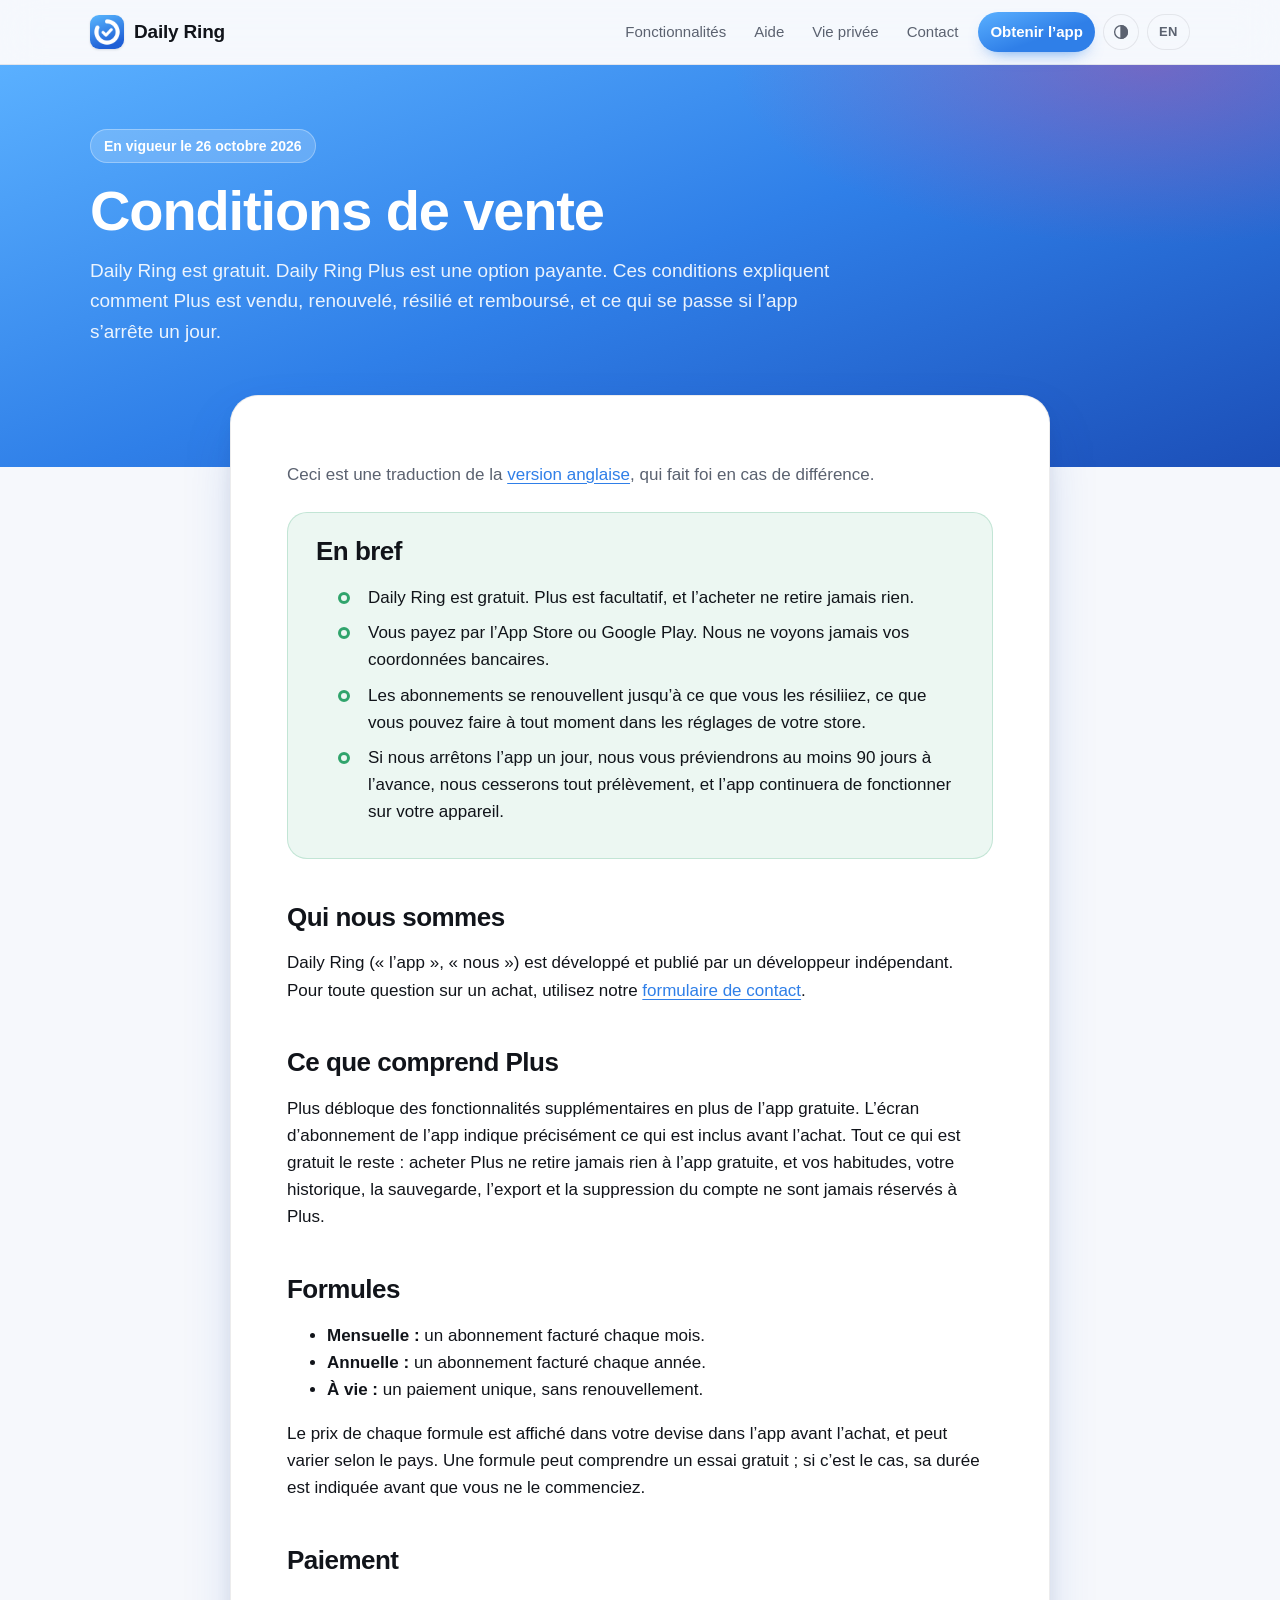
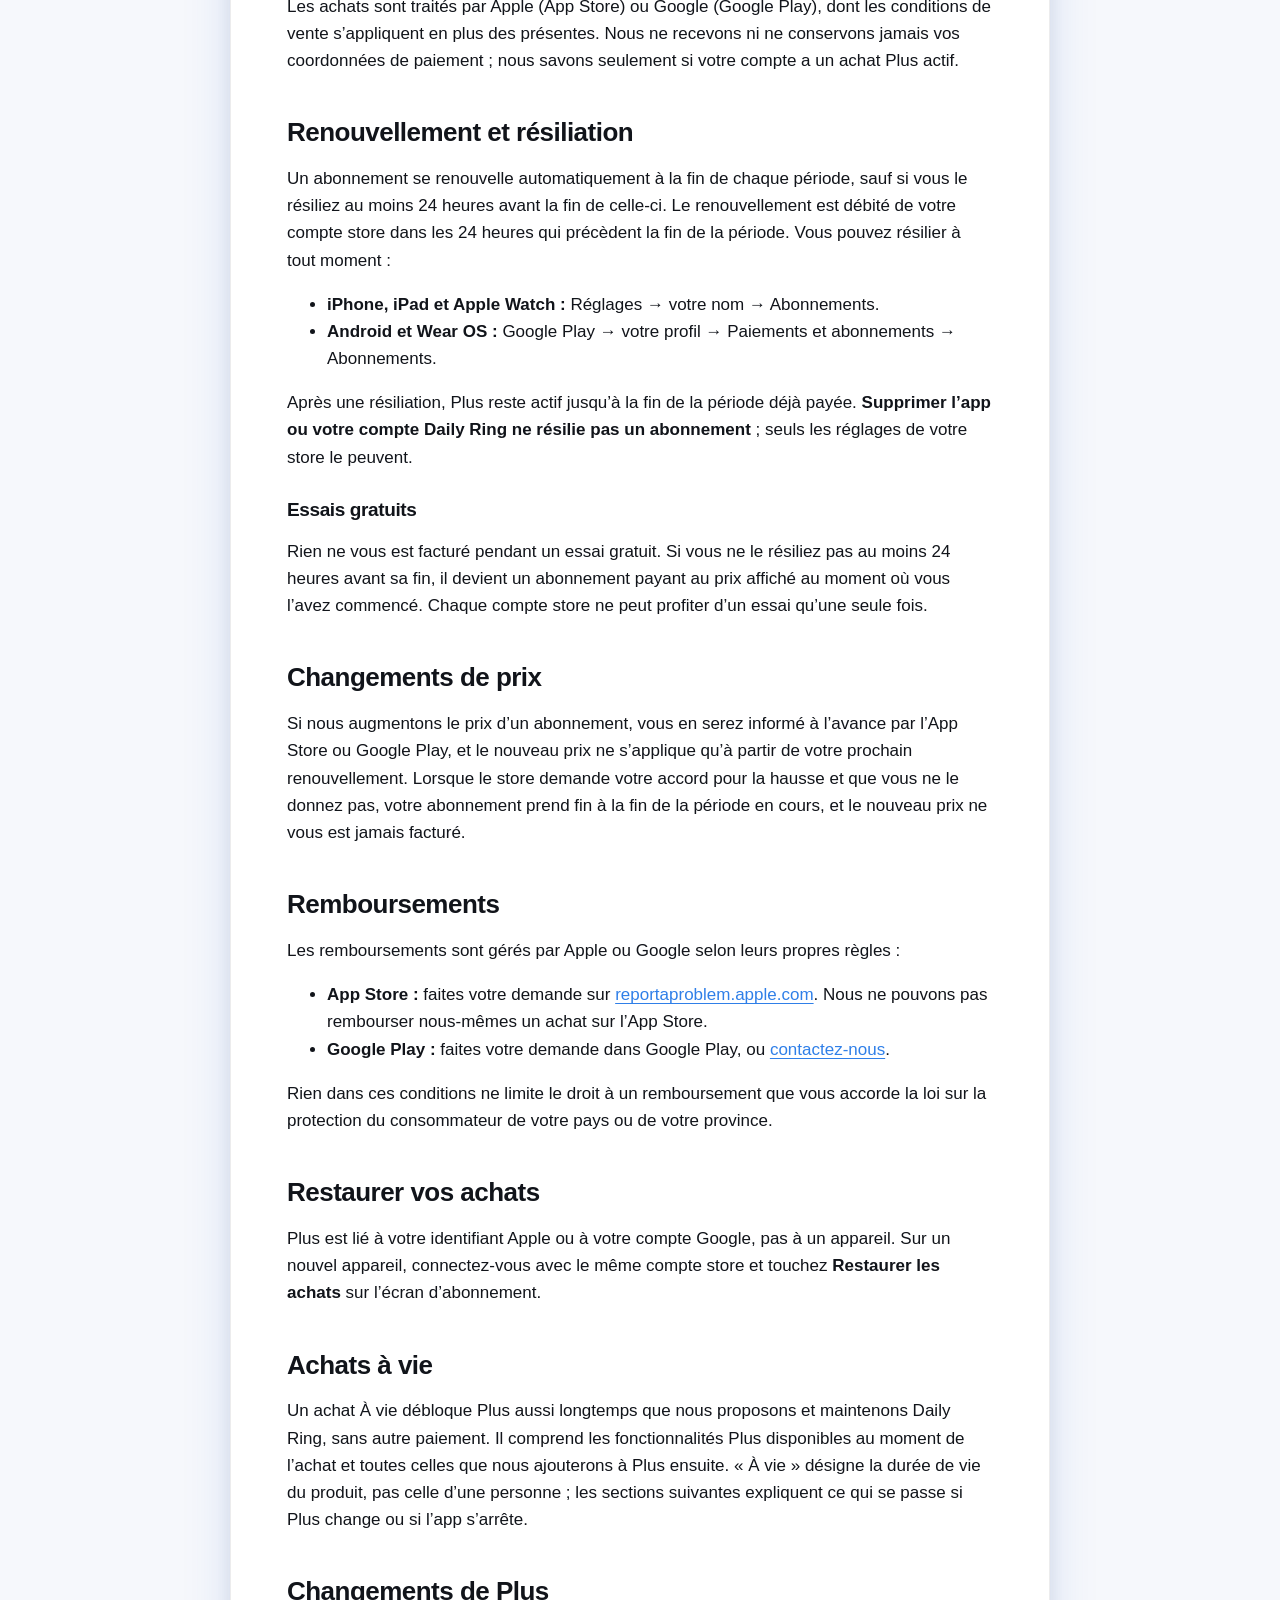
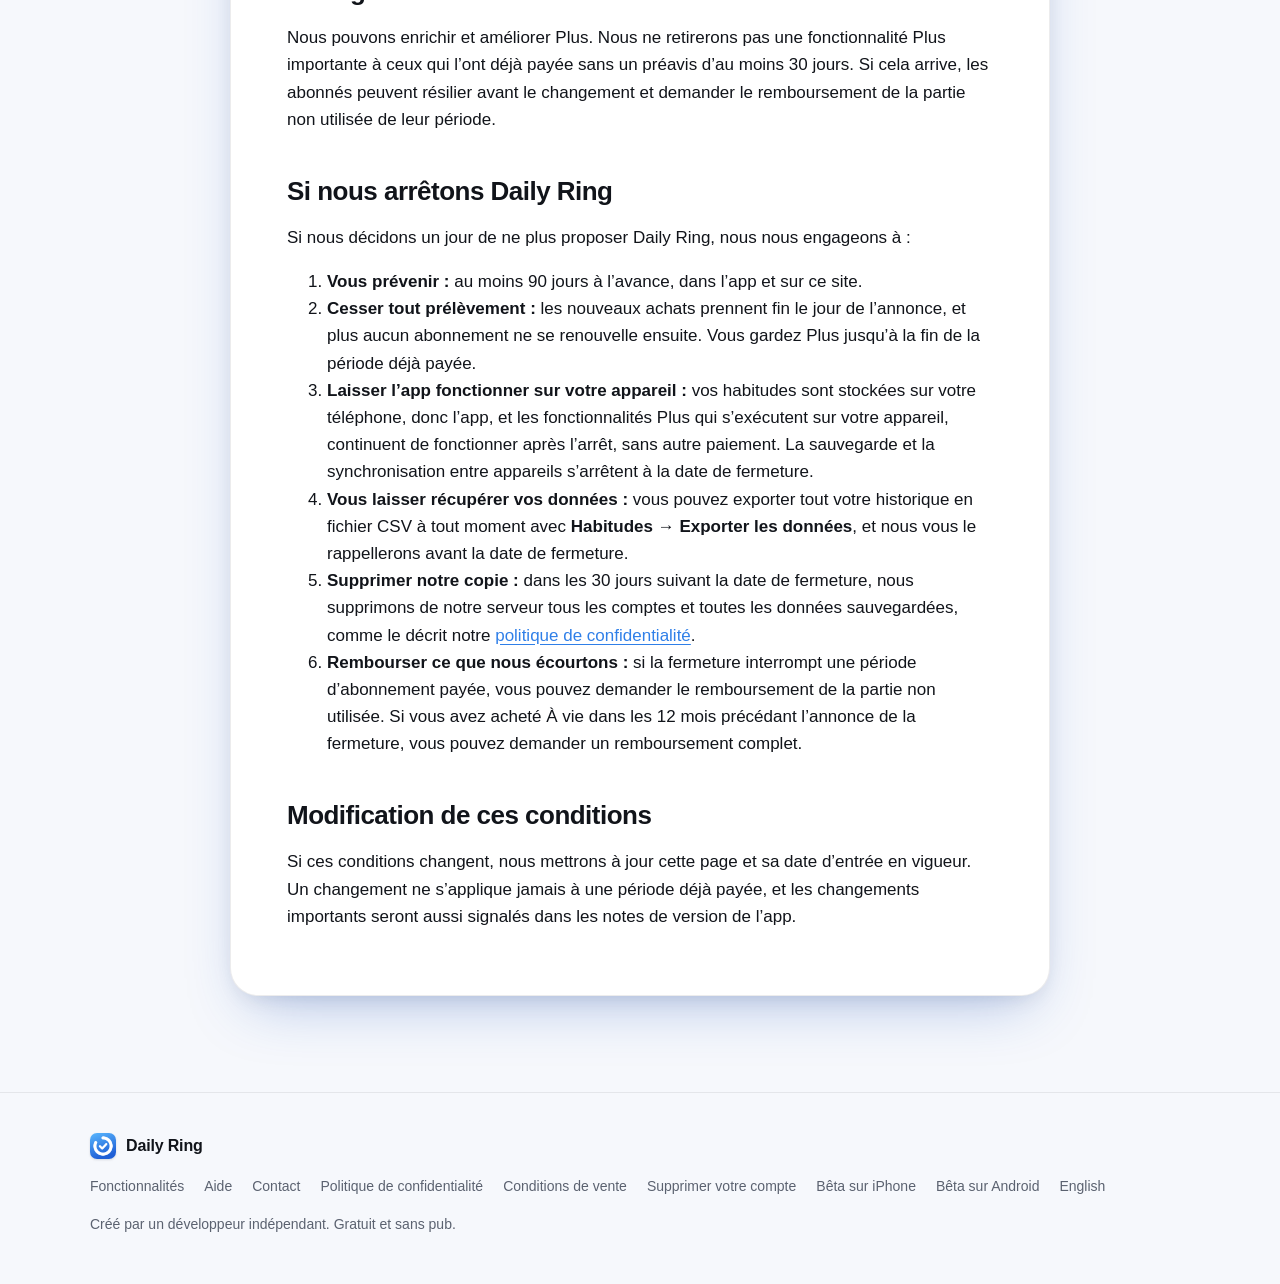
<file: fr/terms.html>
<!doctype html>
<html lang="fr">
  <head>
    <meta charset="utf-8" />
    <meta name="viewport" content="width=device-width, initial-scale=1" />
    <title>Conditions de vente · Daily Ring</title>
    <meta
      name="description"
      content="Comment Daily Ring Plus est vendu, renouvelé, résilié et remboursé, et ce qui se passe si l’app est arrêtée."
    />
    <meta name="theme-color" content="#2f7fe8" />
    <script>
      // Before first paint, so a pinned theme never flashes the other one. site.js draws the switch.
      document.documentElement.classList.add('theme-js');
      try {
        var theme = localStorage.getItem('daily-ring-theme');
        if (theme === 'light' || theme === 'dark') document.documentElement.dataset.theme = theme;
      } catch (e) {}
    </script>
    <link rel="icon" href="../icon.png" />
    <link rel="apple-touch-icon" href="../icon.png" />
    <link rel="stylesheet" href="../styles.css" />
    <link rel="alternate" hreflang="en" href="https://dailyring.ca/terms.html" />
    <link rel="alternate" hreflang="fr" href="https://dailyring.ca/fr/terms.html" />
    <link rel="alternate" hreflang="x-default" href="https://dailyring.ca/terms.html" />
    <script src="../site.js" defer></script>
  </head>
  <body>
    <a class="skip" href="#main">Aller au contenu</a>

    <header class="site">
      <div class="container">
        <a class="brand" href="index.html"><img src="../icon.png" alt="" /><span class="brand-name">Daily Ring</span></a>
        <nav aria-label="Menu principal">
          <a class="nav-hide-sm" href="index.html#features">Fonctionnalités</a>
          <a class="nav-hide-sm" href="index.html#faq">Aide</a>
          <a class="nav-hide-xs" href="privacy.html">Vie privée</a>
          <a class="nav-hide-sm" href="index.html#contact">Contact</a>
          <a class="nav-cta" href="index.html#download">Obtenir l’app</a>
          <button class="theme-toggle" type="button" aria-haspopup="menu" aria-expanded="false" aria-label="Thème"></button>
          <a class="lang" href="../terms.html" hreflang="en" lang="en" title="English">EN</a>
        </nav>
      </div>
    </header>

    <main id="main">
      <section class="page-hero">
        <div class="container">
          <span class="pill meta">En vigueur le 26 octobre 2026</span>
          <h1>Conditions de vente</h1>
          <p class="lede">
            Daily Ring est gratuit. Daily Ring Plus est une option payante. Ces conditions expliquent
            comment Plus est vendu, renouvelé, résilié et remboursé, et ce qui se passe si l’app
            s’arrête un jour.
          </p>
        </div>
      </section>

      <article class="doc">
        <p class="muted">
          Ceci est une traduction de la
          <a href="../terms.html" hreflang="en" lang="en">version anglaise</a>, qui fait foi en cas
          de différence.
        </p>

        <div class="callout" style="--accent: var(--c-green)">
          <h2>En bref</h2>
          <ul class="check-list">
            <li>Daily Ring est gratuit. Plus est facultatif, et l’acheter ne retire jamais rien.</li>
            <li>
              Vous payez par l’App Store ou Google Play. Nous ne voyons jamais vos coordonnées
              bancaires.
            </li>
            <li>
              Les abonnements se renouvellent jusqu’à ce que vous les résiliiez, ce que vous pouvez
              faire à tout moment dans les réglages de votre store.
            </li>
            <li>
              Si nous arrêtons l’app un jour, nous vous préviendrons au moins 90 jours à l’avance,
              nous cesserons tout prélèvement, et l’app continuera de fonctionner sur votre
              appareil.
            </li>
          </ul>
        </div>

        <h2>Qui nous sommes</h2>
        <p>
          Daily Ring (« l’app », « nous ») est développé et publié par un développeur indépendant.
          Pour toute question sur un achat, utilisez notre
          <a href="index.html#contact">formulaire de contact</a>.
        </p>

        <h2>Ce que comprend Plus</h2>
        <p>
          Plus débloque des fonctionnalités supplémentaires en plus de l’app gratuite. L’écran
          d’abonnement de l’app indique précisément ce qui est inclus avant l’achat. Tout ce qui est
          gratuit le reste : acheter Plus ne retire jamais rien à l’app gratuite, et vos habitudes,
          votre historique, la sauvegarde, l’export et la suppression du compte ne sont jamais
          réservés à Plus.
        </p>

        <h2>Formules</h2>
        <ul>
          <li><strong>Mensuelle :</strong> un abonnement facturé chaque mois.</li>
          <li><strong>Annuelle :</strong> un abonnement facturé chaque année.</li>
          <li><strong>À vie :</strong> un paiement unique, sans renouvellement.</li>
        </ul>
        <p>
          Le prix de chaque formule est affiché dans votre devise dans l’app avant l’achat, et peut
          varier selon le pays. Une formule peut comprendre un essai gratuit ; si c’est le cas, sa
          durée est indiquée avant que vous ne le commenciez.
        </p>

        <h2>Paiement</h2>
        <p>
          Les achats sont traités par Apple (App Store) ou Google (Google Play), dont les conditions
          de vente s’appliquent en plus des présentes. Nous ne recevons ni ne conservons jamais vos
          coordonnées de paiement ; nous savons seulement si votre compte a un achat Plus actif.
        </p>

        <h2>Renouvellement et résiliation</h2>
        <p>
          Un abonnement se renouvelle automatiquement à la fin de chaque période, sauf si vous le
          résiliez au moins 24 heures avant la fin de celle-ci. Le renouvellement est débité de
          votre compte store dans les 24 heures qui précèdent la fin de la période. Vous pouvez
          résilier à tout moment :
        </p>
        <ul>
          <li>
            <strong>iPhone, iPad et Apple Watch :</strong> Réglages → votre nom → Abonnements.
          </li>
          <li>
            <strong>Android et Wear OS :</strong> Google Play → votre profil → Paiements et
            abonnements → Abonnements.
          </li>
        </ul>
        <p>
          Après une résiliation, Plus reste actif jusqu’à la fin de la période déjà payée.
          <strong
            >Supprimer l’app ou votre compte Daily Ring ne résilie pas un abonnement</strong
          >
          ; seuls les réglages de votre store le peuvent.
        </p>
        <h3>Essais gratuits</h3>
        <p>
          Rien ne vous est facturé pendant un essai gratuit. Si vous ne le résiliez pas au moins
          24 heures avant sa fin, il devient un abonnement payant au prix affiché au moment où vous
          l’avez commencé. Chaque compte store ne peut profiter d’un essai qu’une seule fois.
        </p>

        <h2>Changements de prix</h2>
        <p>
          Si nous augmentons le prix d’un abonnement, vous en serez informé à l’avance par l’App
          Store ou Google Play, et le nouveau prix ne s’applique qu’à partir de votre prochain
          renouvellement. Lorsque le store demande votre accord pour la hausse et que vous ne le
          donnez pas, votre abonnement prend fin à la fin de la période en cours, et le nouveau prix
          ne vous est jamais facturé.
        </p>

        <h2>Remboursements</h2>
        <p>Les remboursements sont gérés par Apple ou Google selon leurs propres règles :</p>
        <ul>
          <li>
            <strong>App Store :</strong> faites votre demande sur
            <a href="https://reportaproblem.apple.com">reportaproblem.apple.com</a>. Nous ne pouvons
            pas rembourser nous-mêmes un achat sur l’App Store.
          </li>
          <li>
            <strong>Google Play :</strong> faites votre demande dans Google Play, ou
            <a href="index.html#contact">contactez-nous</a>.
          </li>
        </ul>
        <p>
          Rien dans ces conditions ne limite le droit à un remboursement que vous accorde la loi sur
          la protection du consommateur de votre pays ou de votre province.
        </p>

        <h2>Restaurer vos achats</h2>
        <p>
          Plus est lié à votre identifiant Apple ou à votre compte Google, pas à un appareil. Sur un
          nouvel appareil, connectez-vous avec le même compte store et touchez
          <strong>Restaurer les achats</strong> sur l’écran d’abonnement.
        </p>

        <h2>Achats à vie</h2>
        <p>
          Un achat À vie débloque Plus aussi longtemps que nous proposons et maintenons Daily Ring,
          sans autre paiement. Il comprend les fonctionnalités Plus disponibles au moment de l’achat
          et toutes celles que nous ajouterons à Plus ensuite. « À vie » désigne la durée de vie du
          produit, pas celle d’une personne ; les sections suivantes expliquent ce qui se passe si
          Plus change ou si l’app s’arrête.
        </p>

        <h2>Changements de Plus</h2>
        <p>
          Nous pouvons enrichir et améliorer Plus. Nous ne retirerons pas une fonctionnalité Plus
          importante à ceux qui l’ont déjà payée sans un préavis d’au moins 30 jours. Si cela
          arrive, les abonnés peuvent résilier avant le changement et demander le remboursement de
          la partie non utilisée de leur période.
        </p>

        <h2 id="discontinuation">Si nous arrêtons Daily Ring</h2>
        <p>Si nous décidons un jour de ne plus proposer Daily Ring, nous nous engageons à :</p>
        <ol>
          <li>
            <strong>Vous prévenir :</strong> au moins 90 jours à l’avance, dans l’app et sur ce
            site.
          </li>
          <li>
            <strong>Cesser tout prélèvement :</strong> les nouveaux achats prennent fin le jour de
            l’annonce, et plus aucun abonnement ne se renouvelle ensuite. Vous gardez Plus jusqu’à la
            fin de la période déjà payée.
          </li>
          <li>
            <strong>Laisser l’app fonctionner sur votre appareil :</strong> vos habitudes sont
            stockées sur votre téléphone, donc l’app, et les fonctionnalités Plus qui s’exécutent
            sur votre appareil, continuent de fonctionner après l’arrêt, sans autre paiement. La
            sauvegarde et la synchronisation entre appareils s’arrêtent à la date de fermeture.
          </li>
          <li>
            <strong>Vous laisser récupérer vos données :</strong> vous pouvez exporter tout votre
            historique en fichier CSV à tout moment avec
            <strong>Habitudes → Exporter les données</strong>, et nous vous le rappellerons avant la
            date de fermeture.
          </li>
          <li>
            <strong>Supprimer notre copie :</strong> dans les 30 jours suivant la date de
            fermeture, nous supprimons de notre serveur tous les comptes et toutes les données
            sauvegardées, comme le décrit notre
            <a href="privacy.html">politique de confidentialité</a>.
          </li>
          <li>
            <strong>Rembourser ce que nous écourtons :</strong> si la fermeture interrompt une
            période d’abonnement payée, vous pouvez demander le remboursement de la partie non
            utilisée. Si vous avez acheté À vie dans les 12 mois précédant l’annonce de la
            fermeture, vous pouvez demander un remboursement complet.
          </li>
        </ol>

        <h2>Modification de ces conditions</h2>
        <p>
          Si ces conditions changent, nous mettrons à jour cette page et sa date d’entrée en
          vigueur. Un changement ne s’applique jamais à une période déjà payée, et les changements
          importants seront aussi signalés dans les notes de version de l’app.
        </p>
      </article>
    </main>

    <footer class="site">
      <div class="container">
        <a class="brand" href="index.html"><img src="../icon.png" alt="" />Daily Ring</a>
        <nav aria-label="Pied de page">
          <a href="index.html#features">Fonctionnalités</a>
          <a href="index.html#faq">Aide</a>
          <a href="index.html#contact">Contact</a>
          <a href="privacy.html">Politique de confidentialité</a>
          <a href="terms.html">Conditions de vente</a>
          <a href="delete-account.html">Supprimer votre compte</a>
          <a href="testflight.html">Bêta sur iPhone</a>
          <a href="play-testing.html">Bêta sur Android</a>
          <a href="../terms.html" hreflang="en" lang="en">English</a>
        </nav>
        <p class="copy">Créé par un développeur indépendant. Gratuit et sans pub.</p>
      </div>
    </footer>
  </body>
</html>
</file>
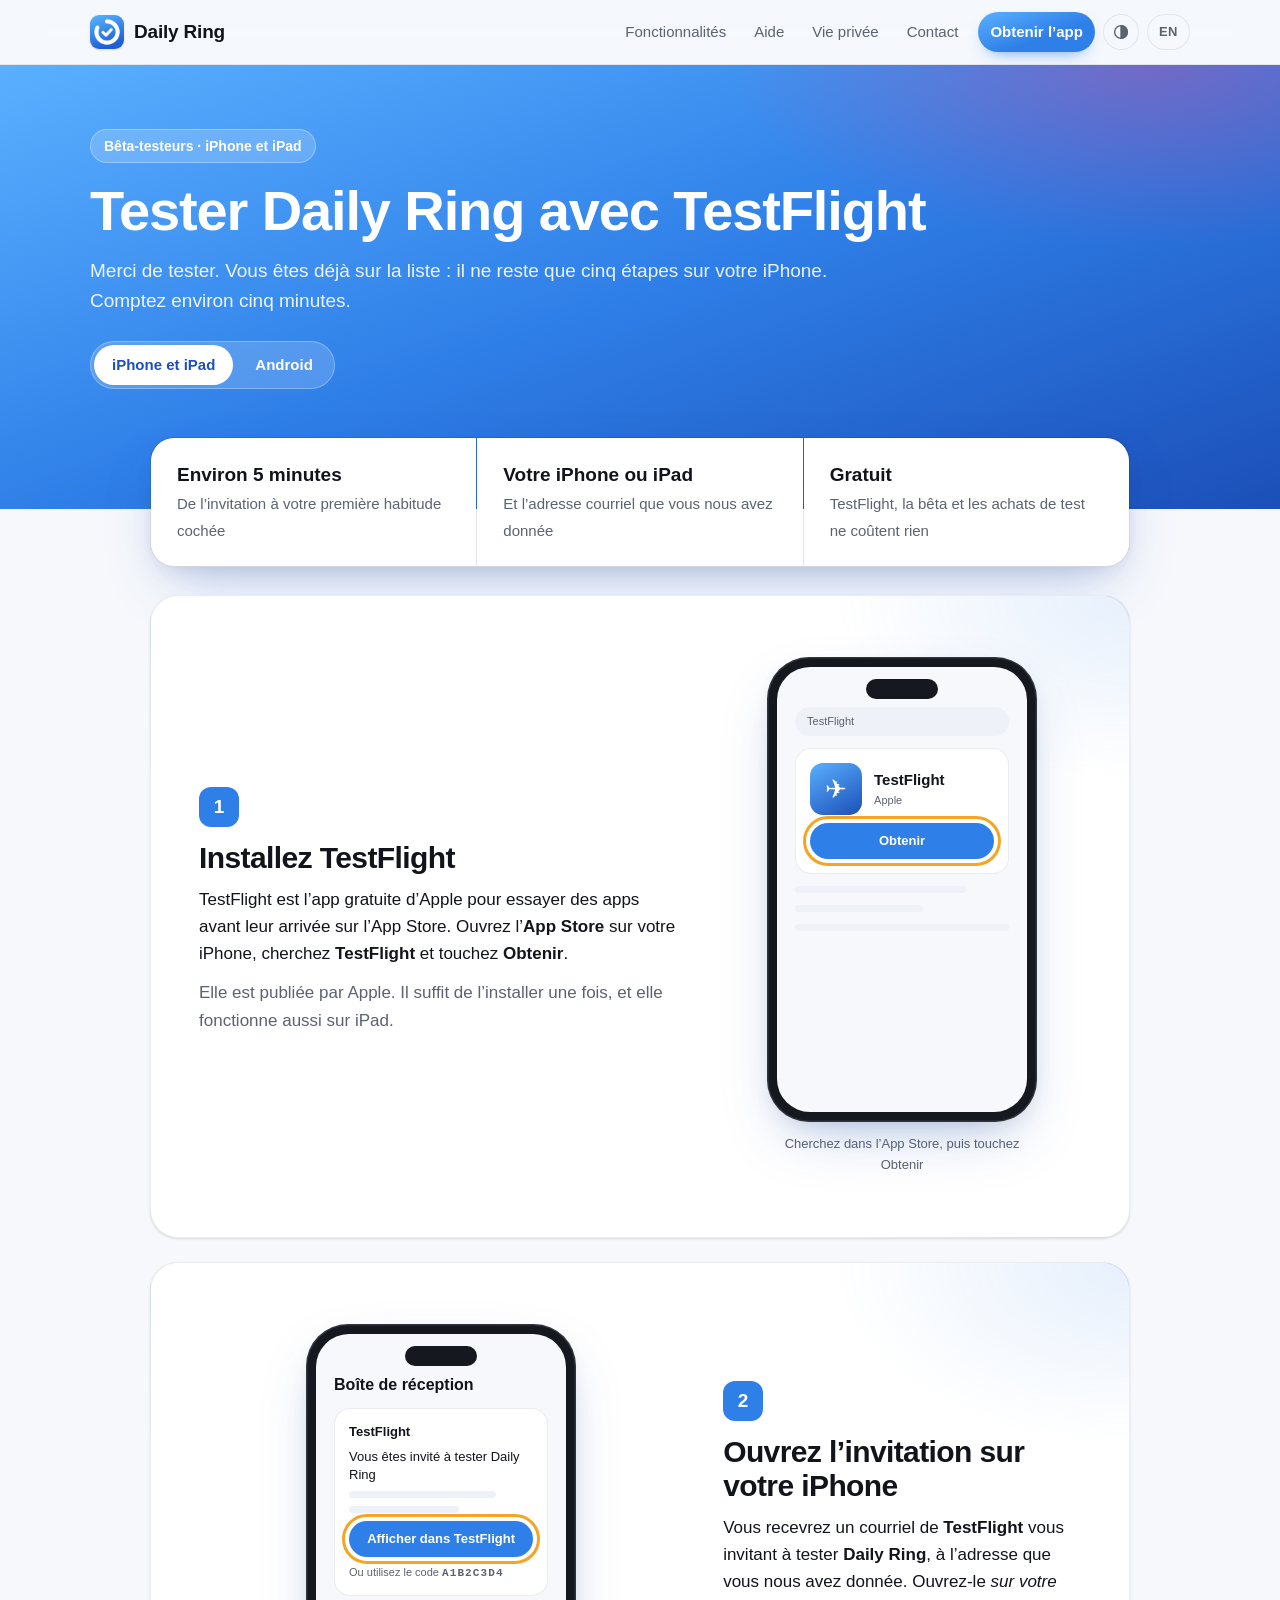
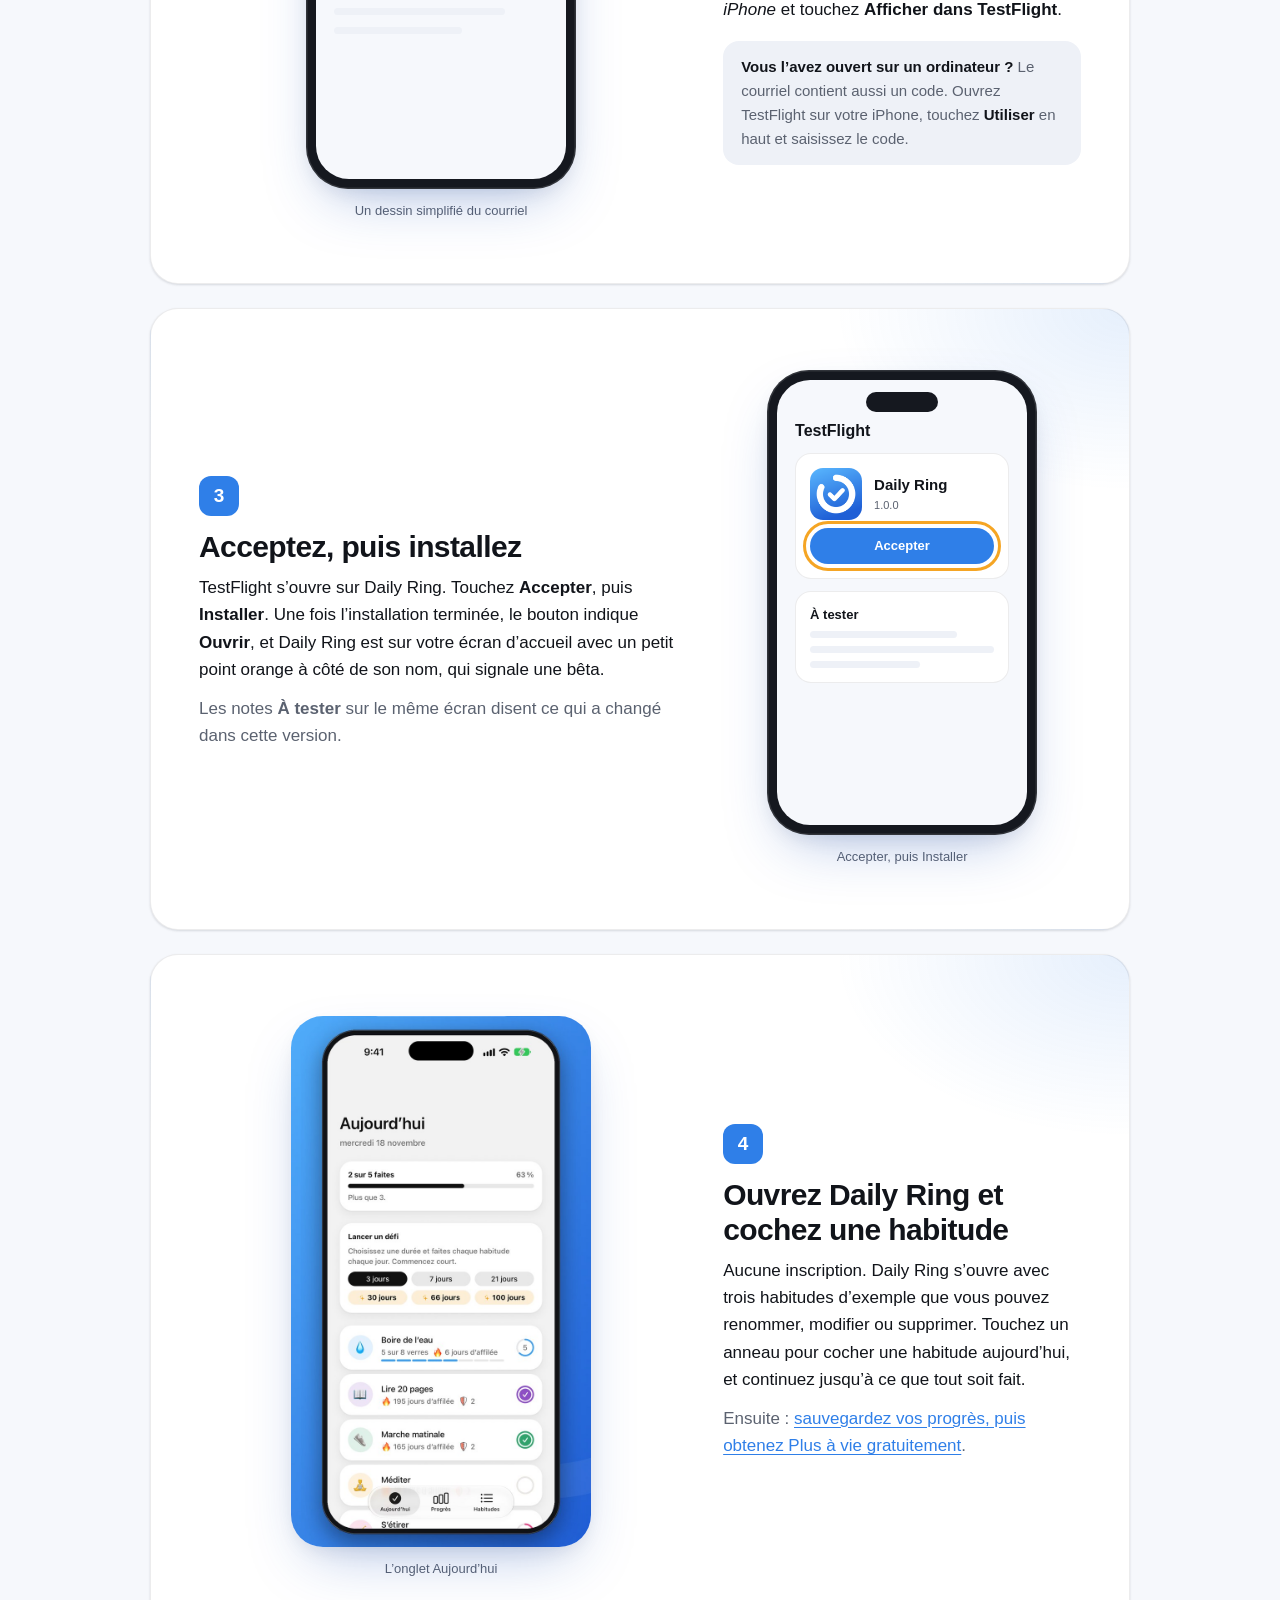
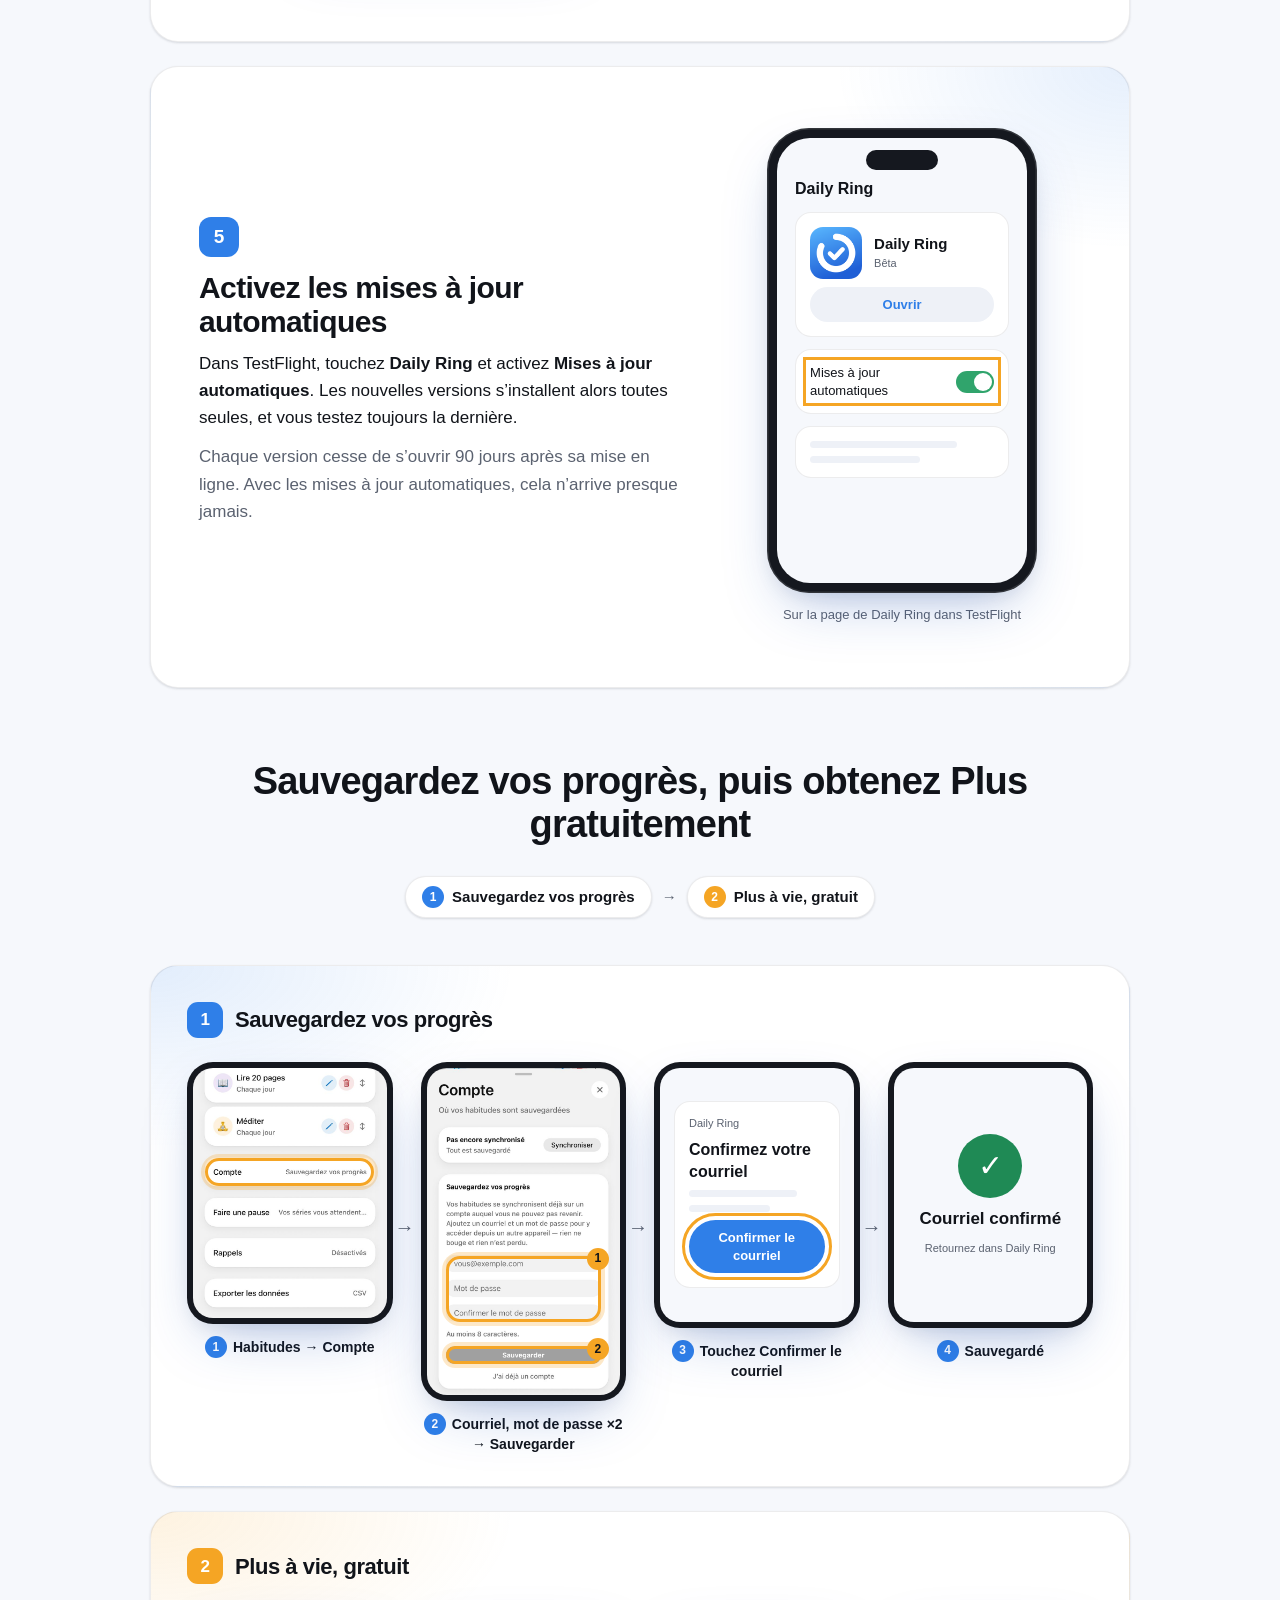
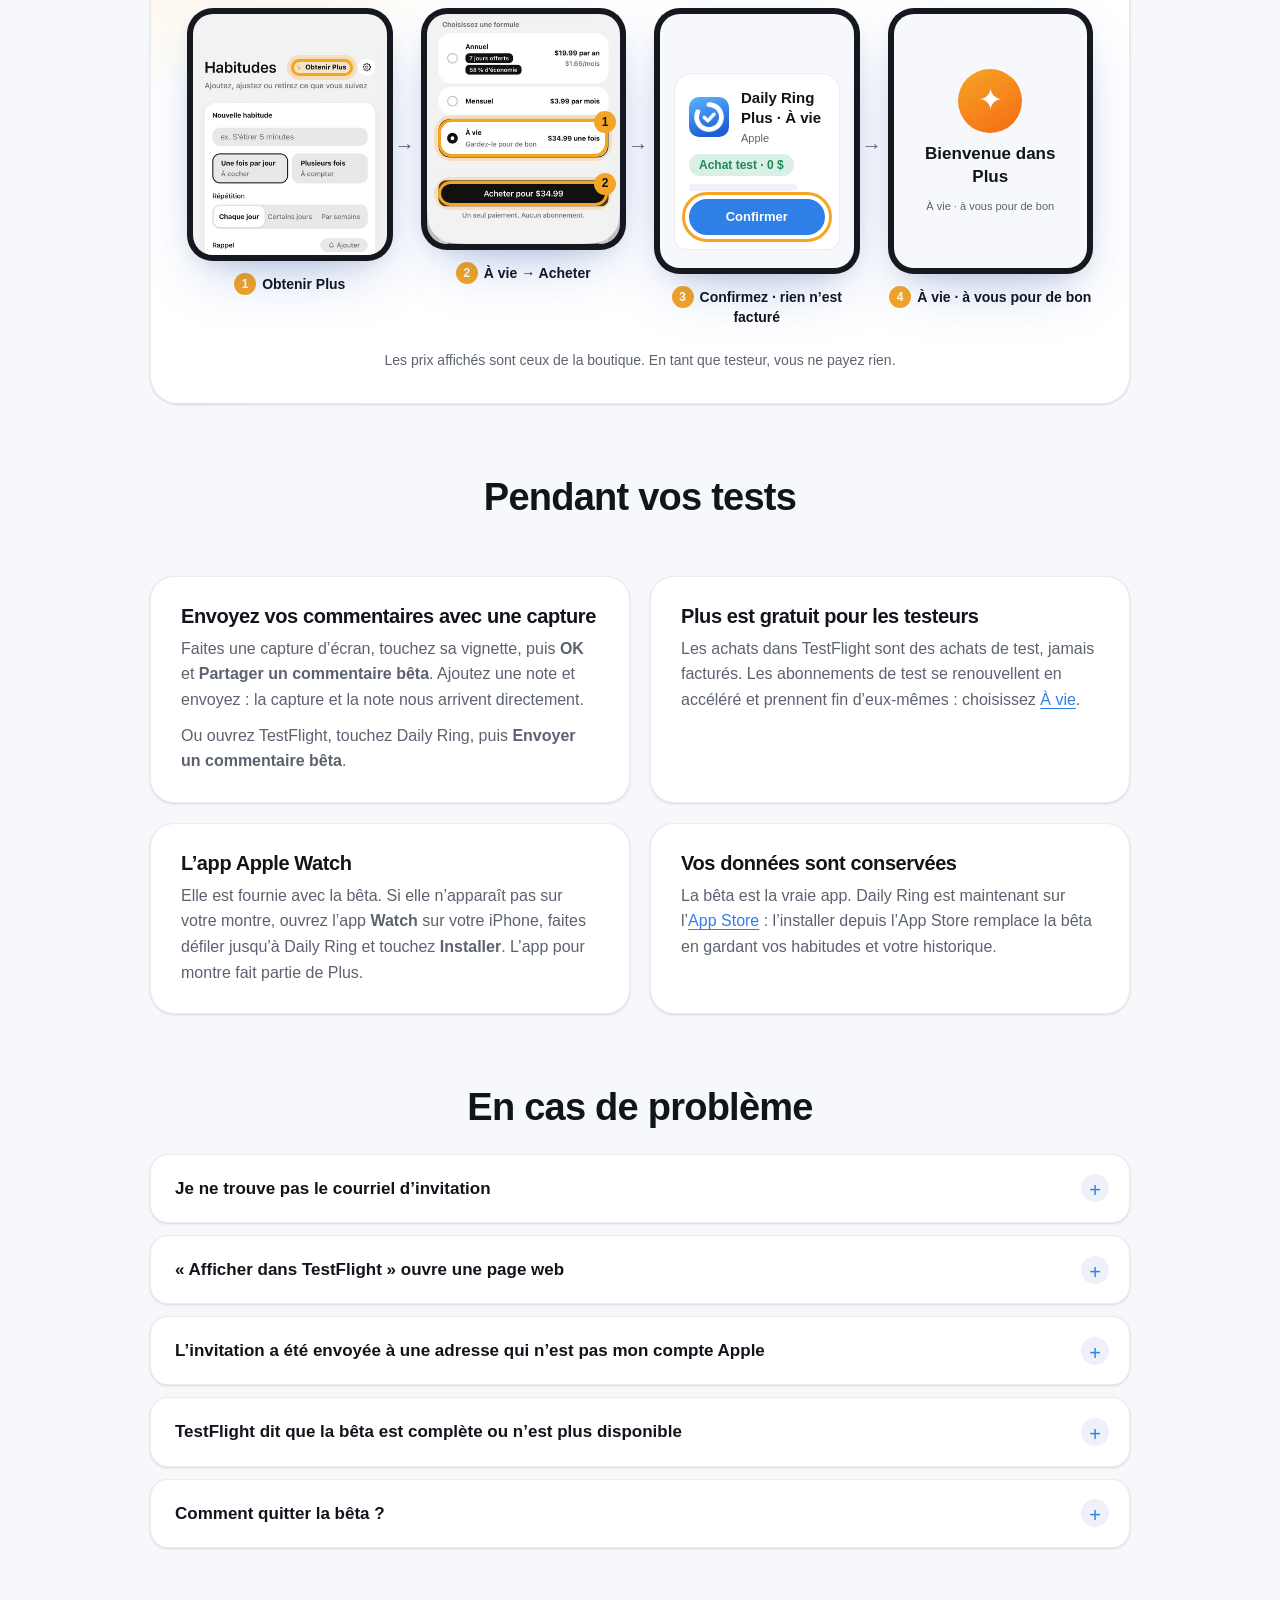
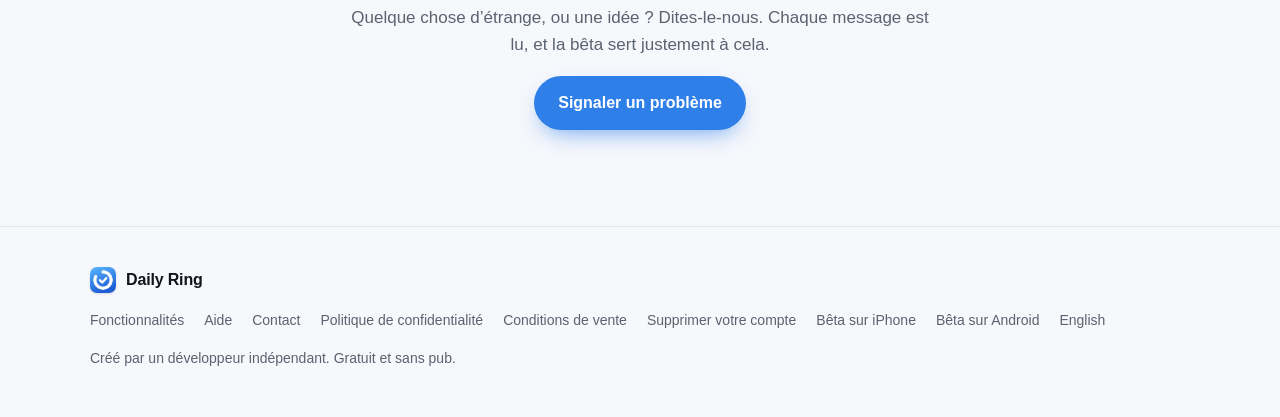
<file: fr/testflight.html>
<!doctype html>
<html lang="fr">
  <head>
    <meta charset="utf-8" />
    <meta name="viewport" content="width=device-width, initial-scale=1" />
    <title>Tester Daily Ring sur iPhone · Daily Ring</title>
    <meta
      name="description"
      content="Comment rejoindre la bêta de Daily Ring sur iPhone et iPad avec TestFlight, étape par étape, une fois invité."
    />
    <meta name="theme-color" content="#2f7fe8" />
    <script>
      // Before first paint, so a pinned theme never flashes the other one. site.js draws the switch.
      document.documentElement.classList.add('theme-js');
      try {
        var theme = localStorage.getItem('daily-ring-theme');
        if (theme === 'light' || theme === 'dark') document.documentElement.dataset.theme = theme;
      } catch (e) {}
    </script>
    <link rel="icon" href="../icon.png" />
    <link rel="apple-touch-icon" href="../icon.png" />
    <link rel="stylesheet" href="../styles.css" />
    <link rel="alternate" hreflang="en" href="https://dailyring.ca/testflight.html" />
    <link rel="alternate" hreflang="fr" href="https://dailyring.ca/fr/testflight.html" />
    <link rel="alternate" hreflang="x-default" href="https://dailyring.ca/testflight.html" />
    <script src="../site.js" defer></script>
  </head>
  <body>
    <a class="skip" href="#main">Aller au contenu</a>

    <header class="site">
      <div class="container">
        <a class="brand" href="index.html"><img src="../icon.png" alt="" /><span class="brand-name">Daily Ring</span></a>
        <nav aria-label="Menu principal">
          <a class="nav-hide-sm" href="index.html#features">Fonctionnalités</a>
          <a class="nav-hide-sm" href="index.html#faq">Aide</a>
          <a class="nav-hide-xs" href="privacy.html">Vie privée</a>
          <a class="nav-hide-sm" href="index.html#contact">Contact</a>
          <a class="nav-cta" href="index.html#download">Obtenir l’app</a>
          <button class="theme-toggle" type="button" aria-haspopup="menu" aria-expanded="false" aria-label="Thème"></button>
          <a class="lang" href="../testflight.html" hreflang="en" lang="en" title="English">EN</a>
        </nav>
      </div>
    </header>

    <main id="main">
      <section class="page-hero">
        <div class="container">
          <span class="pill meta">Bêta-testeurs · iPhone et iPad</span>
          <h1>Tester Daily Ring avec TestFlight</h1>
          <p class="lede">
            Merci de tester. Vous êtes déjà sur la liste : il ne reste que cinq étapes sur votre
            iPhone. Comptez environ cinq minutes.
          </p>
          <nav class="platform-switch" aria-label="Plateforme">
            <a href="testflight.html" aria-current="page">iPhone et iPad</a>
            <a href="play-testing.html">Android</a>
          </nav>
        </div>
      </section>

      <div class="guide">
        <ul class="guide-facts">
          <li><strong>Environ 5 minutes</strong><span>De l’invitation à votre première habitude cochée</span></li>
          <li><strong>Votre iPhone ou iPad</strong><span>Et l’adresse courriel que vous nous avez donnée</span></li>
          <li><strong>Gratuit</strong><span>TestFlight, la bêta et les achats de test ne coûtent rien</span></li>
        </ul>

        <ol class="gsteps">
          <li class="gstep">
            <div>
              <span class="gstep-num" aria-hidden="true">1</span>
              <h2>Installez TestFlight</h2>
              <p>
                TestFlight est l’app gratuite d’Apple pour essayer des apps avant leur arrivée sur
                l’App Store. Ouvrez l’<strong>App Store</strong> sur votre iPhone, cherchez
                <strong>TestFlight</strong> et touchez <strong>Obtenir</strong>.
              </p>
              <p class="muted">
                Elle est publiée par Apple. Il suffit de l’installer une fois, et elle fonctionne
                aussi sur iPad.
              </p>
            </div>
            <figure class="gstep-visual">
              <div class="mock" aria-hidden="true">
                <div class="mock-screen">
                  <div class="mock-url">TestFlight</div>
                  <div class="mock-card">
                    <div class="mock-app">
                      <span class="mock-glyph">✈︎</span>
                      <div><b>TestFlight</b><small>Apple</small></div>
                    </div>
                    <span class="mock-btn primary tap">Obtenir</span>
                  </div>
                  <div class="mock-line w80"></div>
                  <div class="mock-line w60"></div>
                  <div class="mock-line"></div>
                </div>
              </div>
              <figcaption>Cherchez dans l’App Store, puis touchez Obtenir</figcaption>
            </figure>
          </li>

          <li class="gstep">
            <div>
              <span class="gstep-num" aria-hidden="true">2</span>
              <h2>Ouvrez l’invitation sur votre iPhone</h2>
              <p>
                Vous recevrez un courriel de <strong>TestFlight</strong> vous invitant à tester
                <strong>Daily Ring</strong>, à l’adresse que vous nous avez donnée. Ouvrez-le
                <em>sur votre iPhone</em> et touchez <strong>Afficher dans TestFlight</strong>.
              </p>
              <div class="tip">
                <p>
                  <strong>Vous l’avez ouvert sur un ordinateur ?</strong> Le courriel contient
                  aussi un code. Ouvrez TestFlight sur votre iPhone, touchez
                  <strong>Utiliser</strong> en haut et saisissez le code.
                </p>
              </div>
            </div>
            <figure class="gstep-visual">
              <div class="mock" aria-hidden="true">
                <div class="mock-screen">
                  <div class="mock-head">Boîte de réception</div>
                  <div class="mock-card">
                    <b>TestFlight</b>
                    <span>Vous êtes invité à tester Daily Ring</span>
                    <div class="mock-line w80"></div>
                    <div class="mock-line w60"></div>
                    <span class="mock-btn primary tap">Afficher dans TestFlight</span>
                    <span class="mock-small">Ou utilisez le code <span class="mock-code">A1B2C3D4</span></span>
                  </div>
                  <div class="mock-line w80"></div>
                  <div class="mock-line w60"></div>
                </div>
              </div>
              <figcaption>Un dessin simplifié du courriel</figcaption>
            </figure>
          </li>

          <li class="gstep">
            <div>
              <span class="gstep-num" aria-hidden="true">3</span>
              <h2>Acceptez, puis installez</h2>
              <p>
                TestFlight s’ouvre sur Daily Ring. Touchez <strong>Accepter</strong>, puis
                <strong>Installer</strong>. Une fois l’installation terminée, le bouton indique
                <strong>Ouvrir</strong>, et Daily Ring est sur votre écran d’accueil avec un petit
                point orange à côté de son nom, qui signale une bêta.
              </p>
              <p class="muted">
                Les notes <strong>À tester</strong> sur le même écran disent ce qui a changé dans
                cette version.
              </p>
            </div>
            <figure class="gstep-visual">
              <div class="mock" aria-hidden="true">
                <div class="mock-screen">
                  <div class="mock-head">TestFlight</div>
                  <div class="mock-card">
                    <div class="mock-app">
                      <img src="../icon.png" alt="" />
                      <div><b>Daily Ring</b><small>1.0.0</small></div>
                    </div>
                    <span class="mock-btn primary tap">Accepter</span>
                  </div>
                  <div class="mock-card">
                    <b>À tester</b>
                    <div class="mock-line w80"></div>
                    <div class="mock-line"></div>
                    <div class="mock-line w60"></div>
                  </div>
                </div>
              </div>
              <figcaption>Accepter, puis Installer</figcaption>
            </figure>
          </li>

          <li class="gstep">
            <div>
              <span class="gstep-num" aria-hidden="true">4</span>
              <h2>Ouvrez Daily Ring et cochez une habitude</h2>
              <p>
                Aucune inscription. Daily Ring s’ouvre avec trois habitudes d’exemple que vous
                pouvez renommer, modifier ou supprimer. Touchez un anneau pour cocher une habitude
                aujourd’hui, et continuez jusqu’à ce que tout soit fait.
              </p>
              <p class="muted">Ensuite : <a href="#plus">sauvegardez vos progrès, puis obtenez Plus à vie gratuitement</a>.</p>
            </div>
            <figure class="gstep-visual">
              <div class="shot">
                <img src="../images/fr/today.jpg" alt="L’onglet Aujourd’hui de Daily Ring, avec deux habitudes sur cinq faites" width="720" height="1276" loading="lazy" />
              </div>
              <figcaption>L’onglet Aujourd’hui</figcaption>
            </figure>
          </li>

          <li class="gstep">
            <div>
              <span class="gstep-num" aria-hidden="true">5</span>
              <h2>Activez les mises à jour automatiques</h2>
              <p>
                Dans TestFlight, touchez <strong>Daily Ring</strong> et activez
                <strong>Mises à jour automatiques</strong>. Les nouvelles versions s’installent
                alors toutes seules, et vous testez toujours la dernière.
              </p>
              <p class="muted">
                Chaque version cesse de s’ouvrir 90 jours après sa mise en ligne. Avec les mises à
                jour automatiques, cela n’arrive presque jamais.
              </p>
            </div>
            <figure class="gstep-visual">
              <div class="mock" aria-hidden="true">
                <div class="mock-screen">
                  <div class="mock-head">Daily Ring</div>
                  <div class="mock-card">
                    <div class="mock-app">
                      <img src="../icon.png" alt="" />
                      <div><b>Daily Ring</b><small>Bêta</small></div>
                    </div>
                    <span class="mock-btn">Ouvrir</span>
                  </div>
                  <div class="mock-card">
                    <div class="mock-row tap">
                      <span>Mises à jour automatiques</span><span class="mock-toggle"></span>
                    </div>
                  </div>
                  <div class="mock-card">
                    <div class="mock-line w80"></div>
                    <div class="mock-line w60"></div>
                  </div>
                </div>
              </div>
              <figcaption>Sur la page de Daily Ring dans TestFlight</figcaption>
            </figure>
          </li>
        </ol>


        <section class="flows" id="plus" aria-labelledby="plus-title">
          <div class="flows-head">
            <h2 id="plus-title">Sauvegardez vos progrès, puis obtenez Plus gratuitement</h2>
            <p class="order">
              <span style="--accent: var(--brand)"><b>1</b>Sauvegardez vos progrès</span>
              <i aria-hidden="true">→</i>
              <span style="--accent: var(--c-amber)"><b>2</b>Plus à vie, gratuit</span>
            </p>
          </div>

          <div class="flow" style="--accent: var(--brand)">
            <h3><b aria-hidden="true">1</b>Sauvegardez vos progrès</h3>
            <ol class="strip">
              <li><figure><div class="screen"><img src="../images/fr/beta-account.jpg" alt="L’onglet Habitudes, avec la ligne Compte entourée" width="720" height="931" loading="lazy" /><div class="ring-area" aria-hidden="true"><span class="ring" style="left:6.2%;top:36.0%;width:87.6%;height:11.2%"></span></div></div><figcaption>Habitudes → Compte</figcaption></figure></li>
              <li><figure><div class="screen"><img src="../images/fr/beta-save.jpg" alt="La fiche Compte : courriel, mot de passe et confirmation, puis Sauvegarder" width="720" height="1218" loading="lazy" /><div class="ring-area" aria-hidden="true"><span class="ring" data-n=1 style="left:10.2%;top:57.4%;width:79.9%;height:20.3%"></span><span class="ring" data-n=2 style="left:10.2%;top:85.0%;width:79.9%;height:5.4%"></span></div></div><figcaption>Courriel, mot de passe ×2 → Sauvegarder</figcaption></figure></li>
              <li><figure><div class="screen screen-drawn" aria-hidden="true"><div class="mock-screen"><div class="mock-card"><span class="mock-small">Daily Ring</span><span class="mock-mail-title">Confirmez votre courriel</span><div class="mock-line w80"></div><div class="mock-line w60"></div><span class="mock-btn primary tap">Confirmer le courriel</span></div></div></div><figcaption>Touchez Confirmer le courriel</figcaption></figure></li>
              <li><figure><div class="screen screen-drawn" aria-hidden="true"><div class="mock-screen"><div class="mock-big"><span class="badge">✓</span><b>Courriel confirmé</b><span class="mock-small">Retournez dans Daily Ring</span></div></div></div><figcaption>Sauvegardé</figcaption></figure></li>
            </ol>
          </div>

          <div class="flow" style="--accent: var(--c-amber)">
            <h3><b aria-hidden="true">2</b>Plus à vie, gratuit</h3>
            <ol class="strip">
              <li><figure><div class="screen"><img src="../images/fr/beta-get-plus.jpg" alt="L’onglet Habitudes, avec le bouton Obtenir Plus entouré" width="720" height="896" loading="lazy" /><div class="ring-area" aria-hidden="true"><span class="ring" style="left:50.5%;top:18.4%;width:32.3%;height:7.2%"></span></div></div><figcaption>Obtenir Plus</figcaption></figure></li>
              <li><figure><div class="screen"><img src="../images/fr/beta-lifetime.jpg" alt="La fiche Plus avec À vie choisi et le bouton Acheter entouré" width="720" height="854" loading="lazy" /><div class="ring-area" aria-hidden="true"><span class="ring" data-n=1 style="left:6.2%;top:45.7%;width:87.6%;height:16.6%"></span><span class="ring" data-n=2 style="left:6.2%;top:72.5%;width:87.6%;height:11.1%"></span></div></div><figcaption>À vie → Acheter</figcaption></figure></li>
              <li><figure><div class="screen screen-drawn" aria-hidden="true"><div class="mock-screen"><div class="mock-sheet"><div class="mock-app"><img src="../icon.png" alt="" /><div><b>Daily Ring Plus · À vie</b><small>Apple</small></div></div><span class="free-chip">Achat test · 0&nbsp;$</span><div class="mock-line w80"></div><span class="mock-btn primary tap">Confirmer</span></div></div></div><figcaption>Confirmez · rien n’est facturé</figcaption></figure></li>
              <li><figure><div class="screen screen-drawn" aria-hidden="true"><div class="mock-screen"><div class="mock-big"><span class="badge plus">✦</span><b>Bienvenue dans Plus</b><span class="mock-small">À vie · à vous pour de bon</span></div></div></div><figcaption>À vie · à vous pour de bon</figcaption></figure></li>
            </ol>
            <p class="flow-note">Les prix affichés sont ceux de la boutique. En tant que testeur, vous ne payez rien.</p>
          </div>
        </section>

        <h2 class="guide-section">Pendant vos tests</h2>
        <div class="guide-after">
          <div>
            <h3>Envoyez vos commentaires avec une capture</h3>
            <p>
              Faites une capture d’écran, touchez sa vignette, puis <strong>OK</strong> et
              <strong>Partager un commentaire bêta</strong>. Ajoutez une note et envoyez : la
              capture et la note nous arrivent directement.
            </p>
            <p>
              Ou ouvrez TestFlight, touchez Daily Ring, puis
              <strong>Envoyer un commentaire bêta</strong>.
            </p>
          </div>
          <div>
            <h3>Plus est gratuit pour les testeurs</h3>
            <p>
              Les achats dans TestFlight sont des achats de test, jamais facturés. Les abonnements de
              test se renouvellent en accéléré et prennent fin d’eux-mêmes : choisissez
              <a href="#plus">À vie</a>.
            </p>
          </div>
          <div>
            <h3>L’app Apple Watch</h3>
            <p>
              Elle est fournie avec la bêta. Si elle n’apparaît pas sur votre montre, ouvrez l’app
              <strong>Watch</strong> sur votre iPhone, faites défiler jusqu’à Daily Ring et touchez
              <strong>Installer</strong>. L’app pour montre fait partie de Plus.
            </p>
          </div>
          <div>
            <h3>Vos données sont conservées</h3>
            <p>
              La bêta est la vraie app. Daily Ring est maintenant sur
              l’<a href="https://apps.apple.com/app/id6823733199?l=fr">App Store</a> : l’installer depuis
              l’App Store remplace la bêta en gardant vos habitudes et votre historique.
            </p>
          </div>
        </div>

        <h2 class="guide-section">En cas de problème</h2>
        <div class="faq">
          <details>
            <summary>Je ne trouve pas le courriel d’invitation</summary>
            <p>
              Cherchez « TestFlight » dans vos courriels et vérifiez le dossier des indésirables. Il
              est envoyé à l’adresse que vous nous avez donnée. Toujours rien après une journée ?
              Écrivez-nous par le <a href="index.html?topic=question#contact">formulaire de
              contact</a> et nous le renverrons.
            </p>
          </details>
          <details>
            <summary>« Afficher dans TestFlight » ouvre une page web</summary>
            <p>
              TestFlight n’est pas encore installée, ou le courriel a été ouvert sur un ordinateur.
              Installez TestFlight (étape 1), puis touchez de nouveau le bouton sur votre iPhone,
              ou saisissez le code avec le bouton <strong>Utiliser</strong> de TestFlight.
            </p>
          </details>
          <details>
            <summary>L’invitation a été envoyée à une adresse qui n’est pas mon compte Apple</summary>
            <p>
              Aucun problème. L’invitation fonctionne avec le compte Apple connecté sur votre
              iPhone, quel qu’il soit ; il n’a pas besoin de correspondre à l’adresse du courriel.
            </p>
          </details>
          <details>
            <summary>TestFlight dit que la bêta est complète ou n’est plus disponible</summary>
            <p>
              La version à laquelle vous avez été invité a expiré ou a été remplacée. Rouvrez
              TestFlight dans quelques minutes ; si le message reste, dites-le-nous par le
              <a href="index.html?topic=bug#contact">formulaire de contact</a>.
            </p>
          </details>
          <details>
            <summary>Comment quitter la bêta ?</summary>
            <p>
              Dans TestFlight, touchez Daily Ring, puis <strong>Arrêter le test</strong>. Vous
              pouvez ensuite supprimer l’app comme d’habitude. Si vous avez ajouté un courriel,
              supprimez d’abord le compte dans
              <strong>Habitudes → Compte → Supprimer le compte</strong> pour effacer ses données ;
              <a href="delete-account.html">voici comment</a>.
            </p>
          </details>
        </div>

        <div class="guide-end">
          <p>
            Quelque chose d’étrange, ou une idée ? Dites-le-nous. Chaque message est lu, et la bêta
            sert justement à cela.
          </p>
          <a class="button button-primary" href="index.html?topic=bug#contact">Signaler un problème</a>
        </div>
      </div>
    </main>

    <footer class="site">
      <div class="container">
        <a class="brand" href="index.html"><img src="../icon.png" alt="" />Daily Ring</a>
        <nav aria-label="Pied de page">
          <a href="index.html#features">Fonctionnalités</a>
          <a href="index.html#faq">Aide</a>
          <a href="index.html#contact">Contact</a>
          <a href="privacy.html">Politique de confidentialité</a>
          <a href="terms.html">Conditions de vente</a>
          <a href="delete-account.html">Supprimer votre compte</a>
          <a href="testflight.html">Bêta sur iPhone</a>
          <a href="play-testing.html">Bêta sur Android</a>
          <a href="../testflight.html" hreflang="en" lang="en">English</a>
        </nav>
        <p class="copy">Créé par un développeur indépendant. Gratuit et sans pub.</p>
      </div>
    </footer>
  </body>
</html>
</file>
<file: styles.css>
/* Daily Ring — shared styles for the support, privacy and deletion pages.
   Brand and accent colours are the app's own: --brand is the icon background,
   and the --c-* accents are HabitPalette in src/constants/theme.ts. */

:root {
  --brand: #2f7fe8;
  --brand-deep: #1c4fb8;
  --brand-light: #5ab0ff;

  --c-blue: #3e9ff0;
  --c-green: #30a46c;
  --c-purple: #8e4ec6;
  --c-amber: #f5a524;
  --c-red: #e5484d;
  --c-pink: #e93d82;
  --c-teal: #12a594;
  --c-orange: #f76b15;
  --plus-ink: #9a6200;

  --bg: #f6f8fc;
  --bg-elev: #ffffff;
  --surface: #eef1f7;
  --raised: #ffffff;
  --text: #11141a;
  --muted: #5b6270;
  --border: rgba(17, 20, 26, 0.08);
  --danger: #c2262b;
  --ok: #1f8a55;
  --shadow-sm: 0 1px 2px rgba(16, 24, 40, 0.06), 0 1px 3px rgba(16, 24, 40, 0.08);
  --shadow-lg: 0 24px 60px -20px rgba(28, 79, 184, 0.35), 0 8px 24px -12px rgba(16, 24, 40, 0.18);
  --radius: 22px;
  --header-bg: rgba(246, 248, 252, 0.72);

  --font:
    -apple-system, BlinkMacSystemFont, 'SF Pro Text', 'Segoe UI', Roboto, 'Helvetica Neue', Arial,
    sans-serif;
  --font-display:
    ui-rounded, 'SF Pro Rounded', -apple-system, BlinkMacSystemFont, 'Segoe UI', Roboto,
    'Helvetica Neue', Arial, sans-serif;

  color-scheme: light dark;
}

/* Dark follows the system unless the theme switch pins one (data-theme on
   <html>, set before first paint by the inline script in each page's head).
   The two dark blocks are the same tokens and change together. */
@media (prefers-color-scheme: dark) {
  :root:not([data-theme='light']) {
    --brand: #4c93f0;
    --plus-ink: #f5b84a;
    --bg: #07090d;
    --bg-elev: #12151c;
    --surface: #181c25;
  --raised: #262b37;
    --text: #eef0f4;
    --muted: #a2a9b6;
    --border: rgba(255, 255, 255, 0.08);
    --danger: #f06a6e;
    --ok: #4cc38a;
    --shadow-sm: 0 1px 2px rgba(0, 0, 0, 0.4);
    --shadow-lg: 0 24px 60px -20px rgba(0, 0, 0, 0.7), 0 8px 24px -12px rgba(0, 0, 0, 0.5);
    --header-bg: rgba(7, 9, 13, 0.7);
  }
}

:root[data-theme='dark'] {
  --brand: #4c93f0;
  --plus-ink: #f5b84a;
  --bg: #07090d;
  --bg-elev: #12151c;
  --surface: #181c25;
  --raised: #262b37;
  --text: #eef0f4;
  --muted: #a2a9b6;
  --border: rgba(255, 255, 255, 0.08);
  --danger: #f06a6e;
  --ok: #4cc38a;
  --shadow-sm: 0 1px 2px rgba(0, 0, 0, 0.4);
  --shadow-lg: 0 24px 60px -20px rgba(0, 0, 0, 0.7), 0 8px 24px -12px rgba(0, 0, 0, 0.5);
  --header-bg: rgba(7, 9, 13, 0.7);
  color-scheme: dark;
}

:root[data-theme='light'] {
  color-scheme: light;
}

/* ---------- Base ---------- */

*,
*::before,
*::after {
  box-sizing: border-box;
}

html {
  -webkit-text-size-adjust: 100%;
  scroll-behavior: smooth;
  scroll-padding-top: 84px;
}

body {
  margin: 0;
  background: var(--bg);
  color: var(--text);
  font: 17px/1.6 var(--font);
  -webkit-font-smoothing: antialiased;
  overflow-x: hidden;
}

img {
  max-width: 100%;
  height: auto;
  display: block;
}

a {
  color: var(--brand);
  text-underline-offset: 3px;
}

h1,
h2,
h3 {
  font-family: var(--font-display);
  letter-spacing: -0.02em;
  line-height: 1.15;
}

:focus-visible {
  outline: 3px solid var(--brand);
  outline-offset: 3px;
  border-radius: 8px;
}

.container {
  width: 100%;
  max-width: 1140px;
  margin: 0 auto;
  padding: 0 20px;
}

.skip {
  position: absolute;
  left: -9999px;
}

.skip:focus {
  left: 16px;
  top: 12px;
  z-index: 100;
  background: var(--bg-elev);
  padding: 8px 14px;
  border-radius: 10px;
}

/* ---------- Header ---------- */

header.site {
  position: sticky;
  top: 0;
  z-index: 50;
  background: var(--header-bg);
  backdrop-filter: saturate(180%) blur(20px);
  -webkit-backdrop-filter: saturate(180%) blur(20px);
  border-bottom: 1px solid var(--border);
}

header.site .container {
  display: flex;
  align-items: center;
  gap: 12px;
  height: 64px;
}

.brand {
  display: flex;
  align-items: center;
  gap: 10px;
  color: var(--text);
  text-decoration: none;
  font-family: var(--font-display);
  font-weight: 700;
  font-size: 19px;
  letter-spacing: -0.01em;
  white-space: nowrap;
  flex: none;
}

.brand img {
  width: 34px;
  height: 34px;
  border-radius: 9px;
  box-shadow: var(--shadow-sm);
}

header.site nav {
  margin-left: auto;
  display: flex;
  align-items: center;
  gap: 4px;
  font-size: 15px;
}

header.site nav a {
  color: var(--muted);
  text-decoration: none;
  padding: 8px 12px;
  border-radius: 999px;
  font-weight: 500;
  white-space: nowrap;
  transition:
    color 0.2s,
    background 0.2s;
}

header.site nav a:hover,
header.site nav a[aria-current='page'] {
  color: var(--text);
  background: var(--surface);
}

header.site nav a.nav-cta {
  background: linear-gradient(160deg, var(--brand-light), var(--brand) 60%);
  color: #fff;
  font-weight: 600;
  margin-left: 4px;
  white-space: nowrap;
  box-shadow: 0 8px 18px -10px rgba(47, 127, 232, 0.9);
}

header.site nav a.nav-cta:hover {
  background: linear-gradient(160deg, var(--brand), var(--brand-deep));
  color: #fff;
}

header.site nav a.lang {
  font-size: 13px;
  font-weight: 700;
  letter-spacing: 0.04em;
  margin-left: 4px;
  box-shadow: inset 0 0 0 1px var(--border);
}

/* Header links drop out as the window narrows, never wrap: a link broken onto
   two lines in a 64px header is what these breakpoints prevent. French labels
   are longer ("Fonctionnalités", "Vie privée", "Obtenir l’app"), so French
   pages drop each link at a wider width. The footer carries every link too. */
@media (max-width: 690px) {
  header.site nav .nav-hide-sm {
    display: none;
  }
}

@media (max-width: 760px) {
  header.site nav:lang(fr) .nav-hide-sm {
    display: none;
  }
}

/* The call to action, theme and language switches stay at phone width, so the
   nav tightens rather than squeezing the brand. */
@media (max-width: 480px) {
  header.site nav {
    gap: 2px;
    font-size: 14px;
  }
  header.site nav a {
    padding: 7px 9px;
  }
  header.site nav a.nav-cta,
  header.site nav a.lang,
  header.site nav .theme-toggle {
    margin-left: 2px;
  }
}

@media (max-width: 420px) {
  header.site nav .nav-hide-xs {
    display: none;
  }
}

@media (max-width: 440px) {
  header.site nav:lang(fr) .nav-hide-xs {
    display: none;
  }
}

/* The narrowest phones keep the icon and let the name go, which screen
   readers still announce. */
@media (max-width: 360px) {
  header.site .brand-name {
    position: absolute;
    width: 1px;
    height: 1px;
    overflow: hidden;
    clip-path: inset(50%);
  }
}

/* Theme switch: Automatic, Light or Dark, as in the app's Settings. Hidden
   without JS, since site.js is what makes it do anything. */
header.site nav .theme-toggle {
  display: none;
}

html.theme-js header.site nav .theme-toggle {
  display: grid;
}

.theme-switch {
  position: relative;
  display: flex;
}

header.site nav .theme-toggle {
  place-items: center;
  width: 36px;
  height: 36px;
  margin-left: 4px;
  padding: 0;
  border: 0;
  border-radius: 999px;
  color: var(--muted);
  background: transparent;
  box-shadow: inset 0 0 0 1px var(--border);
  cursor: pointer;
  transition:
    color 0.2s,
    background 0.2s;
}

header.site nav .theme-toggle:hover,
header.site nav .theme-toggle[aria-expanded='true'] {
  color: var(--text);
  background: var(--surface);
}

.theme-toggle svg {
  width: 18px;
  height: 18px;
}

.theme-menu {
  position: absolute;
  z-index: 60;
  right: 0;
  top: calc(100% + 12px);
  min-width: 200px;
  margin: 0;
  padding: 6px;
  list-style: none;
  background: var(--bg-elev);
  border: 1px solid var(--border);
  border-radius: 16px;
  box-shadow: var(--shadow-lg);
  transform-origin: top right;
  animation: picker-in 0.16s ease-out;
}

.theme-menu li {
  display: flex;
  align-items: center;
  gap: 12px;
  padding: 8px 10px 8px 8px;
  border-radius: 11px;
  font-size: 15px;
  font-weight: 500;
  color: var(--text);
  white-space: nowrap;
  cursor: pointer;
}

.theme-menu li:hover,
.theme-menu li:focus {
  outline: none;
  background: var(--surface);
}

.theme-menu .theme-icon {
  display: grid;
  place-items: center;
  width: 30px;
  height: 30px;
  border-radius: 9px;
  color: var(--muted);
  background: var(--surface);
}

.theme-menu li[aria-checked='true'] {
  font-weight: 650;
}

.theme-menu li[aria-checked='true'] .theme-icon {
  color: var(--brand);
  background: color-mix(in srgb, var(--brand) 14%, transparent);
}

.theme-menu .theme-icon svg {
  width: 17px;
  height: 17px;
}

.theme-menu .theme-check {
  width: 17px;
  height: 17px;
  margin-left: auto;
  padding-left: 8px;
  box-sizing: content-box;
  color: var(--brand);
  opacity: 0;
}

.theme-menu li[aria-checked='true'] .theme-check {
  opacity: 1;
}

/* ---------- Buttons and pills ---------- */

.button {
  display: inline-flex;
  align-items: center;
  justify-content: center;
  gap: 8px;
  font: inherit;
  font-weight: 600;
  font-size: 16px;
  padding: 14px 24px;
  border-radius: 999px;
  border: 0;
  text-decoration: none;
  cursor: pointer;
  transition:
    transform 0.15s ease,
    box-shadow 0.2s ease,
    background 0.2s;
}

.button:active {
  transform: scale(0.98);
}

.button-primary {
  background: var(--brand);
  color: #fff;
  box-shadow: 0 10px 24px -10px rgba(47, 127, 232, 0.8);
}

.button-primary:hover {
  background: var(--brand-deep);
}

.pill-row {
  display: flex;
  flex-wrap: wrap;
  gap: 8px;
}

.pill {
  display: inline-flex;
  align-items: center;
  gap: 6px;
  padding: 6px 14px;
  border-radius: 999px;
  font-size: 14px;
  font-weight: 600;
  background: rgba(255, 255, 255, 0.18);
  color: #fff;
  box-shadow: inset 0 0 0 1px rgba(255, 255, 255, 0.3);
}

.eyebrow {
  display: inline-block;
  font-size: 13px;
  font-weight: 700;
  letter-spacing: 0.08em;
  text-transform: uppercase;
  color: var(--brand);
  margin-bottom: 12px;
}

/* Store badges.
   - A live store gets its official artwork, unmodified (`.store-art`), at the
     height of the "coming soon" badges beside it.
   - A store not live yet is an <a> with no href until site.js has a URL for
     it, so it is plain text: not focusable, not a dead link. It uses a neutral
     glyph, since only the official artwork may carry the store's logo.
   - Apple asks for clear space of a quarter of the badge's height around it,
     hence the 16px gap. */

.store-row {
  display: flex;
  flex-wrap: wrap;
  align-items: center;
  gap: 16px;
}

.store-art {
  display: inline-flex;
  border-radius: 10px;
}

.store-art img {
  display: block;
  height: 59px;
  width: auto;
}

.store-badge {
  display: inline-flex;
  align-items: center;
  gap: 12px;
  min-width: 196px;
  padding: 11px 22px 11px 16px;
  border-radius: 16px;
  background: #0b0d12;
  color: #fff;
  text-decoration: none;
  box-shadow:
    0 14px 30px -14px rgba(5, 12, 30, 0.75),
    inset 0 0 0 1px rgba(255, 255, 255, 0.16);
  transition:
    transform 0.2s ease,
    box-shadow 0.2s ease;
}

.store-badge svg {
  flex: none;
  width: 28px;
  height: 28px;
}

.store-badge span {
  display: flex;
  flex-direction: column;
  font-family: var(--font-display);
  font-size: 20px;
  font-weight: 700;
  line-height: 1.15;
  letter-spacing: -0.01em;
}

.store-badge small {
  font-family: var(--font);
  font-size: 12px;
  font-weight: 500;
  letter-spacing: 0.01em;
  color: rgba(255, 255, 255, 0.72);
}

.store-badge[href]:hover {
  transform: translateY(-2px);
  box-shadow:
    0 20px 36px -14px rgba(5, 12, 30, 0.85),
    inset 0 0 0 1px rgba(255, 255, 255, 0.26);
}

.store-badge.is-soon {
  cursor: default;
}

.hero .store-row {
  margin-top: 30px;
}

.hero-more {
  display: inline-block;
  margin-top: 18px;
  color: #fff;
  font-weight: 600;
  text-decoration: none;
  opacity: 0.9;
}

.hero-more:hover {
  opacity: 1;
  text-decoration: underline;
}

/* ---------- Hero ---------- */

.hero {
  position: relative;
  overflow: hidden;
  color: #fff;
  background:
    radial-gradient(1200px 600px at 85% -10%, rgba(255, 255, 255, 0.22), transparent 60%),
    linear-gradient(160deg, var(--brand-light) 0%, var(--brand) 45%, var(--brand-deep) 100%);
}

.hero::before,
.hero::after {
  content: '';
  position: absolute;
  border-radius: 50%;
  filter: blur(70px);
  opacity: 0.55;
  pointer-events: none;
}

.hero::before {
  width: 420px;
  height: 420px;
  background: var(--c-pink);
  left: -140px;
  bottom: -180px;
}

.hero::after {
  width: 360px;
  height: 360px;
  background: var(--c-purple);
  right: 18%;
  bottom: -220px;
}

.hero .container {
  position: relative;
  z-index: 1;
  display: grid;
  grid-template-columns: 1.05fr 1fr;
  gap: 48px;
  align-items: center;
  padding-top: 72px;
  padding-bottom: 0;
}

.hero h1 {
  font-size: clamp(42px, 6.4vw, 72px);
  margin: 0 0 18px;
  font-weight: 800;
}

.hero h1 .ring-word {
  background: linear-gradient(90deg, #fff 0%, #ffe8a3 50%, #ffd1e4 100%);
  -webkit-background-clip: text;
  background-clip: text;
  color: transparent;
}

.hero .lede {
  font-size: clamp(18px, 2vw, 21px);
  line-height: 1.5;
  color: rgba(255, 255, 255, 0.9);
  max-width: 34em;
  margin: 0 0 28px;
}

.hero .platforms {
  margin: 20px 0 0;
  font-size: 14px;
  color: rgba(255, 255, 255, 0.8);
}

.hero-copy {
  padding-bottom: 72px;
}

.hero-art {
  position: relative;
  height: 560px;
  align-self: end;
}

.hero-art .phone {
  position: absolute;
  width: 300px;
  border-radius: 34px;
  box-shadow: 0 40px 80px -24px rgba(5, 20, 60, 0.6);
  overflow: hidden;
}

.hero-art .phone-front {
  left: 8%;
  bottom: -40px;
  z-index: 2;
  transform: rotate(-4deg);
}

/* The folded iPhone Duo: its raw cover screen in a drawn case, behind the
   phone on the right. The hinge runs down its left edge. */
.hero-art .hero-duo {
  position: absolute;
  width: 240px;
  right: -9%;
  bottom: 40px;
  padding: 9px;
  border-radius: 40px;
  background: linear-gradient(145deg, #3a3d44, #121317 55%, #26282e);
  box-shadow:
    0 40px 80px -24px rgba(5, 20, 60, 0.6),
    inset 0 0 0 1.5px rgba(255, 255, 255, 0.14);
  transform: rotate(6deg);
}

.hero-duo img {
  display: block;
  width: 100%;
  height: auto;
  border-radius: 31px;
  background: #000;
}

.hero-duo::before {
  /* the hinge */
  content: '';
  position: absolute;
  left: -5px;
  top: 30px;
  bottom: 30px;
  width: 7px;
  border-radius: 4px;
  background: linear-gradient(90deg, #5c606a, #2a2c31);
}

/* The watch rides in front of the phones, at the bottom-left corner. */
.hero-art .hero-watch {
  width: 204px;
  left: -9%;
  bottom: 48px;
  z-index: 3;
  transform: rotate(-8deg);
  box-shadow:
    0 30px 60px -18px rgba(5, 20, 60, 0.7),
    inset 0 0 0 1.5px rgba(255, 255, 255, 0.14);
}

/* The Wear OS watch sits beside the Apple Watch, in front of the phone. */
.hero-art .hero-wear {
  width: 170px;
  left: 27%;
  bottom: 96px;
  z-index: 3;
  transform: rotate(6deg);
  box-shadow:
    0 30px 60px -18px rgba(5, 20, 60, 0.7),
    inset 0 0 0 1.5px rgba(255, 255, 255, 0.14);
}

.float-chip {
  position: absolute;
  z-index: 3;
  display: flex;
  align-items: center;
  gap: 10px;
  padding: 10px 16px 10px 10px;
  border-radius: 999px;
  background: rgba(255, 255, 255, 0.95);
  color: #11141a;
  font-weight: 600;
  font-size: 14px;
  box-shadow: 0 16px 40px -14px rgba(5, 20, 60, 0.55);
  animation: bob 6s ease-in-out infinite;
}

.float-chip .dot {
  display: grid;
  place-items: center;
  width: 30px;
  height: 30px;
  border-radius: 50%;
  color: #fff;
  font-size: 15px;
}

.chip-a {
  top: 70px;
  left: -4%;
}

.chip-b {
  top: 112px;
  right: -6%;
  animation-delay: -3s;
}

@keyframes bob {
  0%,
  100% {
    transform: translateY(0);
  }
  50% {
    transform: translateY(-10px);
  }
}

@media (max-width: 1100px) {
  .hero-art .hero-watch {
    width: 176px;
    left: -1%;
  }
  .hero-art .phone {
    width: 264px;
  }
  .hero-art .phone-front {
    left: 4%;
  }
  .hero-art .hero-duo {
    width: 214px;
    right: -3%;
  }
  .hero-art .hero-wear {
    width: 148px;
    left: 30%;
    bottom: 90px;
  }
}

@media (max-width: 900px) {
  .hero .container {
    grid-template-columns: 1fr;
    gap: 8px;
    padding-top: 48px;
    text-align: center;
  }
  .hero .lede {
    margin-left: auto;
    margin-right: auto;
  }
  .hero .pill-row,
  .hero .store-row {
    justify-content: center;
  }
  .hero-copy {
    padding-bottom: 8px;
  }
  .hero-art {
    height: 440px;
    max-width: 440px;
    width: 100%;
    margin: 0 auto;
  }
  .hero-art .phone {
    width: 230px;
  }
  .hero-art .phone-front {
    left: 4%;
  }
  .hero-art .hero-duo {
    width: 206px;
    right: 0;
    bottom: 28px;
    padding: 7px;
    border-radius: 31px;
  }
  .hero-duo img {
    border-radius: 24px;
  }
  .hero-art .hero-watch {
    width: 140px;
    left: -2%;
    bottom: 24px;
  }
  .hero-art .hero-wear {
    width: 118px;
    left: 29%;
    bottom: 56px;
  }
  .chip-a {
    left: 0;
    top: 0;
  }
  .chip-b {
    right: 0;
    top: 66px;
  }
}

/* ---------- Stats strip ---------- */

.stats {
  position: relative;
  z-index: 2;
  margin-top: -36px;
}

.stats-grid {
  display: grid;
  grid-template-columns: repeat(4, 1fr);
  background: var(--bg-elev);
  border-radius: var(--radius);
  box-shadow: var(--shadow-lg);
  border: 1px solid var(--border);
  overflow: hidden;
}

.stat {
  padding: 22px 20px;
  text-align: center;
}

.stat + .stat {
  border-left: 1px solid var(--border);
}

.stat strong {
  display: block;
  font-family: var(--font-display);
  font-size: 28px;
  line-height: 1.1;
  letter-spacing: -0.02em;
}

.stat span {
  font-size: 14px;
  color: var(--muted);
}

@media (max-width: 720px) {
  .stat strong {
    font-size: 23px;
  }
  .stats-grid {
    grid-template-columns: repeat(2, 1fr);
  }
  .stat:nth-child(3) {
    border-left: 0;
  }
  .stat:nth-child(n + 3) {
    border-top: 1px solid var(--border);
  }
}

/* ---------- Sections ---------- */

section.block {
  padding: 96px 0;
}

.section-head {
  text-align: center;
  max-width: 680px;
  margin: 0 auto 56px;
}

.section-head h2 {
  font-size: clamp(32px, 4.4vw, 48px);
  margin: 0 0 14px;
  font-weight: 800;
}

.section-head p {
  color: var(--muted);
  font-size: 19px;
  margin: 0;
  text-wrap: balance;
}

/* Feature rows: screenshot on one side, copy on the other, alternating. */

.feature {
  display: grid;
  grid-template-columns: 1fr 1fr;
  gap: 64px;
  align-items: center;
  margin: 0 auto 96px;
  max-width: 980px;
}

.feature:last-child {
  margin-bottom: 0;
}

.feature:nth-child(even) .feature-art {
  order: 2;
}

.feature-art {
  position: relative;
  display: flex;
  justify-content: center;
}

.feature-art::before {
  content: '';
  position: absolute;
  inset: 12% 8%;
  border-radius: 50%;
  background: var(--accent, var(--brand));
  filter: blur(80px);
  opacity: 0.35;
}

.shot {
  position: relative;
  width: min(340px, 100%);
  border-radius: 32px;
  overflow: hidden;
  box-shadow: var(--shadow-lg);
}

/* Apple Watch: two raw watch screens in a drawn case, one tucked behind. */

.watch-pair {
  position: relative;
  width: min(340px, 100%);
  aspect-ratio: 340 / 360;
}

.watch {
  position: absolute;
  width: 62%;
  padding: 3.2%;
  border-radius: 26% / 22%;
  background: linear-gradient(145deg, #3a3d44, #121317 55%, #26282e);
  box-shadow:
    var(--shadow-lg),
    inset 0 0 0 1.5px rgba(255, 255, 255, 0.14);
}

.watch img {
  display: block;
  width: 100%;
  height: auto;
  border-radius: 22% / 18.5%;
  background: #000;
}

.watch::after {
  /* the Digital Crown */
  content: '';
  position: absolute;
  right: -3.5%;
  top: 24%;
  width: 4%;
  height: 15%;
  border-radius: 3px;
  background: linear-gradient(90deg, #2a2c31, #5c606a);
}

.watch-front {
  left: 0;
  bottom: 0;
  transform: rotate(-4deg);
  z-index: 1;
}

.watch-back {
  right: 0;
  top: 0;
  transform: rotate(5deg) scale(0.9);
  opacity: 0.92;
}

/* Wear OS: a raw round watch screen in a drawn round case. */

.wear {
  position: absolute;
  padding: 4.5%;
  border-radius: 50%;
  background: linear-gradient(145deg, #3a3d44, #121317 55%, #26282e);
  box-shadow:
    var(--shadow-lg),
    inset 0 0 0 1.5px rgba(255, 255, 255, 0.14);
}

.wear img {
  display: block;
  width: 100%;
  height: auto;
  border-radius: 50%;
  background: #000;
}

.wear::after {
  /* the crown */
  content: '';
  position: absolute;
  right: -3%;
  top: 42%;
  width: 4.5%;
  height: 16%;
  border-radius: 3px;
  background: linear-gradient(90deg, #2a2c31, #5c606a);
}

.wear-back {
  width: 56%;
  right: 0;
  top: 0;
  transform: rotate(6deg);
}

.feature-copy h3 {
  font-size: clamp(28px, 3.4vw, 38px);
  margin: 0 0 14px;
  font-weight: 800;
}

.feature-copy p {
  color: var(--muted);
  font-size: 18px;
  margin: 0 0 18px;
}

.icon-badge {
  display: inline-grid;
  place-items: center;
  width: 52px;
  height: 52px;
  border-radius: 16px;
  font-size: 26px;
  margin-bottom: 18px;
  background: color-mix(in srgb, var(--accent, var(--brand)) 16%, transparent);
  box-shadow: inset 0 0 0 1px color-mix(in srgb, var(--accent, var(--brand)) 30%, transparent);
}

.ticks {
  list-style: none;
  padding: 0;
  margin: 0;
}

.ticks li {
  position: relative;
  padding-left: 32px;
  margin-bottom: 10px;
  font-size: 16px;
}

.ticks li::before {
  content: '✓';
  position: absolute;
  left: 0;
  top: 1px;
  display: grid;
  place-items: center;
  width: 22px;
  height: 22px;
  border-radius: 50%;
  font-size: 12px;
  font-weight: 800;
  color: #fff;
  background: var(--accent, var(--brand));
}

@media (max-width: 820px) {
  .feature {
    grid-template-columns: 1fr;
    gap: 32px;
    text-align: center;
    margin-bottom: 72px;
  }
  .feature:nth-child(even) .feature-art {
    order: 0;
  }
  .shot {
    width: min(280px, 80%);
  }
  .watch-pair {
    width: min(300px, 86%);
  }
  .ticks {
    display: inline-block;
    text-align: left;
  }
}

/* How it works: three numbered cards. */

.how {
  padding-bottom: 24px;
}

.steps-row {
  list-style: none;
  padding: 0;
  margin: 0 auto;
  max-width: 1020px;
  display: grid;
  grid-template-columns: repeat(3, 1fr);
  gap: 20px;
}

.step {
  position: relative;
  padding: 32px 28px 28px;
  border-radius: var(--radius);
  background:
    radial-gradient(
      260px 160px at 100% 0%,
      color-mix(in srgb, var(--accent) 14%, transparent),
      transparent 70%
    ),
    var(--bg-elev);
  border: 1px solid var(--border);
  box-shadow: var(--shadow-sm);
}

.step-num {
  position: absolute;
  top: 22px;
  right: 26px;
  font-family: var(--font-display);
  font-size: 56px;
  font-weight: 800;
  line-height: 1;
  color: color-mix(in srgb, var(--accent) 22%, transparent);
}

.step h3 {
  font-size: 22px;
  margin: 0 0 8px;
}

.step p {
  margin: 0;
  color: var(--muted);
  font-size: 16px;
}

@media (max-width: 820px) {
  .steps-row {
    grid-template-columns: 1fr;
    max-width: 520px;
  }
}

/* Schedules and shields: two small cards drawn in the app's own style rather
   than a screenshot, so the art follows the theme and needs no made-up history.
   The selected weekday is the app's monochrome accent (text on its background),
   the week marks are the habit's colour. */

.week-art {
  position: relative;
  display: grid;
  gap: 18px;
  width: min(360px, 100%);
}

.mini-card {
  position: relative;
  padding: 20px;
  border-radius: 24px;
  background: var(--bg-elev);
  border: 1px solid var(--border);
  box-shadow: var(--shadow-lg);
  text-align: left;
}

.week-repeat {
  margin-right: 32px;
  transform: rotate(-2deg);
}

.week-streak {
  margin-left: 32px;
  transform: rotate(1.5deg);
}

.mini-label {
  display: block;
  margin-bottom: 10px;
  font-size: 14px;
  font-weight: 600;
}

.mini-seg {
  display: grid;
  grid-template-columns: repeat(3, 1fr);
  align-items: center;
  padding: 3px;
  border-radius: 14px;
  background: var(--surface);
  color: var(--muted);
  font-size: 13px;
  line-height: 1.25;
  text-align: center;
}

.mini-seg span {
  padding: 8px 4px;
  border-radius: 11px;
}

.mini-seg .on {
  background: var(--raised);
  color: var(--text);
  font-weight: 700;
  box-shadow: var(--shadow-sm);
}

.mini-days {
  display: flex;
  justify-content: space-between;
  gap: 4px;
  margin: 14px 0 10px;
}

.mini-days span {
  display: grid;
  place-items: center;
  width: 34px;
  height: 34px;
  border-radius: 50%;
  background: var(--surface);
  color: var(--muted);
  font-size: 13px;
  font-weight: 700;
}

.mini-days .on {
  background: var(--text);
  color: var(--bg-elev);
}

.mini-note {
  color: var(--muted);
  font-size: 13px;
}

.mini-head {
  display: flex;
  align-items: center;
  justify-content: space-between;
  gap: 8px;
  margin-bottom: 16px;
  font-size: 15px;
}

.mini-habit {
  display: flex;
  align-items: center;
  gap: 10px;
  font-weight: 600;
}

.mini-emoji {
  display: grid;
  place-items: center;
  width: 34px;
  height: 34px;
  border-radius: 50%;
  background: color-mix(in srgb, var(--accent) 16%, transparent);
  font-size: 17px;
}

.mini-badges {
  color: var(--muted);
  font-size: 13px;
  white-space: nowrap;
}

.mini-marks {
  display: flex;
  justify-content: space-between;
}

.mini-marks > span {
  display: grid;
  justify-items: center;
  gap: 6px;
  color: var(--muted);
  font-size: 12px;
}

.mini-marks i {
  display: grid;
  place-items: center;
  width: 32px;
  height: 32px;
  border-radius: 50%;
  color: #fff;
  font-size: 14px;
  font-style: normal;
  font-weight: 800;
}

.mini-marks .done i {
  background: var(--accent);
}

.mini-marks .shield i {
  background: color-mix(in srgb, var(--accent) 16%, transparent);
  box-shadow: inset 0 0 0 1.5px color-mix(in srgb, var(--accent) 45%, transparent);
  font-size: 15px;
}

.mini-marks .rest i {
  background: var(--surface);
}

@media (max-width: 420px) {
  .week-repeat {
    margin-right: 12px;
  }
  .week-streak {
    margin-left: 12px;
  }
  .mini-card {
    padding: 16px;
  }
  .mini-days span {
    width: 30px;
    height: 30px;
  }
  .mini-marks i {
    width: 28px;
    height: 28px;
  }
}

/* Moments: six small scenes from a day with the app, in a 3-2-1 grid. */

.moments {
  list-style: none;
  padding: 0;
  margin: 0;
  display: grid;
  grid-template-columns: repeat(3, 1fr);
  gap: 20px;
}

.moment {
  position: relative;
  overflow: hidden;
  padding: 28px;
  border-radius: var(--radius);
  background: var(--bg-elev);
  border: 1px solid var(--border);
  box-shadow: var(--shadow-sm);
}

/* A thin accent line along the top edge, in the moment's habit colour. */
.moment::before {
  content: '';
  position: absolute;
  inset: 0 0 auto;
  height: 4px;
  background: linear-gradient(
    90deg,
    var(--accent),
    color-mix(in srgb, var(--accent) 30%, transparent)
  );
}

.moment h3 {
  font-size: 21px;
  margin: 0 0 8px;
}

.moment p {
  margin: 0;
  color: var(--muted);
  font-size: 16px;
}

@media (max-width: 900px) {
  .moments {
    grid-template-columns: repeat(2, 1fr);
  }
}

@media (max-width: 560px) {
  .moments {
    grid-template-columns: 1fr;
  }
}

/* Reviews: real ones only, rendered by site.js from REVIEWS. */

.reviews {
  list-style: none;
  padding: 0;
  margin: 0 auto;
  max-width: 1020px;
  display: grid;
  grid-template-columns: repeat(auto-fit, minmax(280px, 1fr));
  gap: 20px;
}

.review {
  display: flex;
  flex-direction: column;
  padding: 28px;
  border-radius: var(--radius);
  background: var(--bg-elev);
  border: 1px solid var(--border);
  box-shadow: var(--shadow-sm);
}

.review-stars {
  margin: 0 0 12px;
  color: var(--c-amber);
  font-size: 18px;
  letter-spacing: 0.12em;
}

.review blockquote {
  flex: 1;
  margin: 0 0 18px;
  font-size: 17px;
  line-height: 1.55;
}

.review-who {
  margin: 0;
  font-weight: 700;
  font-size: 15px;
}

.review-who span {
  display: block;
  font-weight: 500;
  color: var(--muted);
}

/* iPad band */

.band {
  background:
    radial-gradient(900px 400px at 10% 0%, rgba(142, 78, 198, 0.35), transparent 60%),
    radial-gradient(900px 400px at 90% 100%, rgba(18, 165, 148, 0.3), transparent 60%),
    linear-gradient(160deg, #10203f 0%, #0a1226 100%);
  color: #fff;
  overflow: hidden;
}

.band .section-head p {
  color: rgba(255, 255, 255, 0.75);
}

.band .eyebrow {
  color: #8fc4ff;
}

/* iPad and the open iPhone Duo, side by side; stacked on narrow screens. */
.screens {
  display: grid;
  grid-template-columns: 1fr 1fr;
  align-items: end;
  gap: 28px;
  max-width: 1120px;
  margin: 0 auto;
}

.screens figure {
  margin: 0;
}

.screens img {
  display: block;
  width: 100%;
  height: auto;
  border-radius: 22px;
  box-shadow: 0 50px 100px -30px rgba(0, 0, 0, 0.7);
}

.screens figcaption {
  margin-top: 16px;
  text-align: center;
  font-size: 15px;
  color: rgba(255, 255, 255, 0.7);
}

@media (max-width: 820px) {
  .screens {
    grid-template-columns: 1fr;
    gap: 36px;
    max-width: 620px;
  }
}

.device-row {
  display: flex;
  flex-wrap: wrap;
  justify-content: center;
  gap: 10px;
  margin-top: 40px;
}

.device-row .pill {
  font-size: 15px;
  padding: 8px 16px;
}

/* ---------- Daily Ring Plus ----------
   Gold is the app's Plus mark (HabitPalette's amber); --plus-ink is the same
   hue dark enough for small text on the light page. */

.pill-plus {
  text-decoration: none;
  color: var(--plus-ink);
  background: color-mix(in srgb, var(--c-amber) 16%, var(--bg-elev));
  box-shadow: inset 0 0 0 1px color-mix(in srgb, var(--c-amber) 40%, transparent);
}

.plus {
  position: relative;
  background:
    radial-gradient(700px 360px at 50% 0%, color-mix(in srgb, var(--c-amber) 14%, transparent), transparent 70%),
    radial-gradient(600px 400px at 0% 70%, color-mix(in srgb, var(--c-purple) 9%, transparent), transparent 70%),
    radial-gradient(600px 400px at 100% 90%, color-mix(in srgb, var(--c-teal) 9%, transparent), transparent 70%);
}

.plus .eyebrow.plus-eyebrow {
  color: var(--plus-ink);
}

.plus-grid {
  display: grid;
  grid-template-columns: repeat(3, 1fr);
  grid-auto-flow: row dense;
  gap: 20px;
  max-width: 1080px;
  margin: 0 auto;
}

.plus-tile {
  position: relative;
  overflow: hidden;
  display: flex;
  flex-direction: column;
  padding: 30px;
  border-radius: 28px;
  background: var(--bg-elev);
  border: 1px solid var(--border);
  box-shadow: var(--shadow-sm);
}

/* A soft wash of the tile's accent in one corner. */
.plus-tile::before {
  content: '';
  position: absolute;
  width: 260px;
  height: 260px;
  right: -90px;
  top: -110px;
  border-radius: 50%;
  background: var(--accent, var(--brand));
  filter: blur(70px);
  opacity: 0.22;
  pointer-events: none;
}

.plus-tile > * {
  position: relative;
}

.plus-tile h3 {
  font-size: 24px;
  font-weight: 800;
  margin: 0 0 8px;
}

.plus-tile p {
  color: var(--muted);
  font-size: 16px;
  margin: 0;
  text-wrap: pretty;
}

.plus-tile .icon-badge {
  width: 46px;
  height: 46px;
  font-size: 22px;
  border-radius: 14px;
  margin-bottom: 16px;
}

.span-2 {
  grid-column: span 2;
}

.span-3 {
  grid-column: span 3;
}

.plus-tall {
  grid-row: span 2;
}

/* Copy beside a screenshot that runs off the tile's bottom edge. */
.plus-split {
  display: grid;
  grid-template-columns: 1fr minmax(0, 260px);
  gap: 28px;
  align-items: start;
  padding-bottom: 0;
}

.plus-split .plus-copy {
  padding-bottom: 30px;
}

.plus-tall {
  grid-template-columns: 1fr;
  grid-template-rows: auto 1fr;
}

.plus-tall .plus-copy {
  padding-bottom: 0;
}

.plus-peek {
  align-self: end;
  height: 300px;
  overflow: hidden;
  border-radius: 24px 24px 0 0;
  box-shadow: var(--shadow-lg);
}

.plus-tall .plus-peek {
  align-self: stretch;
  height: auto;
  min-height: 320px;
  max-width: 300px;
  width: 100%;
  margin: 0 auto;
}

.plus-peek img {
  width: 100%;
  height: 100%;
  object-fit: cover;
  object-position: top;
}

/* The tall tile's peek can outgrow the screenshot, so it is drawn a little
   larger than the tile and the phone's lower edge always runs off the bottom. */
.plus-tall .plus-peek {
  position: relative;
}

.plus-tall .plus-peek img {
  position: absolute;
  top: 0;
  left: -12%;
  width: 124%;
  max-width: none;
  height: auto;
}

.plus-figure {
  font-family: var(--font-display);
  font-size: 96px;
  font-weight: 800;
  line-height: 1;
  margin: 4px 0 18px;
  background: linear-gradient(120deg, var(--c-blue), var(--c-purple) 55%, var(--c-pink));
  -webkit-background-clip: text;
  background-clip: text;
  color: transparent;
}

/* Make it your own: icons, sounds and palettes, one labelled row each. */
.style-rows {
  display: grid;
  gap: 22px;
  margin-top: 24px;
}

.style-row {
  display: grid;
  grid-template-columns: 104px 1fr;
  gap: 16px;
  align-items: center;
}

.style-label {
  font-weight: 700;
  font-size: 15px;
  line-height: 1.3;
}

.style-label small {
  display: block;
  font-weight: 500;
  font-size: 13px;
  color: var(--muted);
}

.app-icons,
.sound-packs,
.palettes {
  list-style: none;
  margin: 0;
  padding: 0;
  display: flex;
  flex-wrap: wrap;
  gap: 12px;
}

.app-icons li {
  display: grid;
  justify-items: center;
  gap: 6px;
  font-size: 13px;
  color: var(--muted);
}

.app-icons img {
  width: 60px;
  height: 60px;
  border-radius: 14px;
  box-shadow:
    0 0 0 1px var(--border),
    0 6px 16px -8px rgba(16, 24, 40, 0.45);
}

.sound-packs {
  gap: 8px;
}

.sound-packs button {
  display: flex;
  align-items: center;
  gap: 10px;
  padding: 7px 12px 7px 7px;
  border: 0;
  border-radius: 14px;
  font: inherit;
  text-align: left;
  color: var(--text);
  background: var(--surface);
  cursor: pointer;
  transition:
    transform 0.15s ease,
    box-shadow 0.15s ease;
}

.sound-packs button:hover {
  transform: translateY(-1px);
}

.sound-packs button[aria-pressed='true'] {
  box-shadow: inset 0 0 0 2px var(--tone);
}

.sound-packs strong {
  display: block;
  font-size: 15px;
  line-height: 1.25;
}

.sound-packs small {
  display: block;
  font-size: 12px;
  color: var(--muted);
  line-height: 1.3;
}

.sound-icon {
  display: grid;
  place-items: center;
  flex: none;
  width: 32px;
  height: 32px;
  border-radius: 9px;
  font-size: 14px;
  color: #fff;
  background: var(--tone);
}

.sound-packs button[aria-pressed='true'] .sound-icon {
  animation: pulse 0.9s ease-in-out infinite;
}

@keyframes pulse {
  50% {
    transform: scale(0.88);
  }
}

.palettes {
  gap: 22px;
}

.palettes li {
  display: grid;
  gap: 6px;
  font-size: 13px;
  color: var(--muted);
}

.swatches {
  display: flex;
}

.swatches i {
  width: 20px;
  height: 20px;
  border-radius: 50%;
  margin-right: -5px;
  box-shadow: 0 0 0 2px var(--bg-elev);
}

/* Challenge lengths: the free three, then Plus's three in gold. */
.day-chips {
  display: flex;
  flex-wrap: wrap;
  gap: 6px;
  margin-top: auto;
  padding-top: 22px;
}

.day-chips span {
  min-width: 38px;
  padding: 6px 10px;
  border-radius: 999px;
  text-align: center;
  font-weight: 700;
  font-size: 14px;
  color: var(--muted);
  background: var(--surface);
}

.day-chips .is-plus {
  color: var(--plus-ink);
  background: color-mix(in srgb, var(--c-amber) 18%, transparent);
  box-shadow: inset 0 0 0 1px color-mix(in srgb, var(--c-amber) 45%, transparent);
}

/* Widget sizes, drawn: small is free, the two-column ones are Plus. */
.widget-sizes {
  display: flex;
  align-items: flex-end;
  gap: 10px;
  margin-top: auto;
  padding-top: 22px;
}

.ws {
  border-radius: 14px;
  background:
    repeating-linear-gradient(
        180deg,
        transparent 0 9px,
        color-mix(in srgb, var(--text) 10%, transparent) 9px 13px,
        transparent 13px 18px
      )
      14px 14px / calc(100% - 28px) calc(100% - 28px) no-repeat,
    var(--surface);
}

.ws-s {
  box-shadow: inset 0 0 0 1px var(--border);
  width: 56px;
  height: 56px;
}

.ws-m {
  width: 118px;
  height: 56px;
}

.ws-l {
  width: 118px;
  height: 118px;
}

.ws.is-plus {
  box-shadow: inset 0 0 0 1.5px color-mix(in srgb, var(--c-amber) 60%, transparent);
  background-color: color-mix(in srgb, var(--c-amber) 10%, var(--surface));
}

/* On your wrist: copy beside the two watches. */
.plus-wrist {
  grid-template-columns: 1fr minmax(0, 340px);
  align-items: center;
  padding-bottom: 30px;
}

.plus-wrist .plus-copy {
  padding-bottom: 0;
}

.plus-wrist .ticks {
  margin-top: 18px;
}

.plus-wrist .watch-pair {
  width: min(320px, 100%);
  justify-self: center;
}

.plus-promise {
  max-width: 760px;
  margin: 40px auto 0;
  text-align: center;
}

.plus-promise p {
  text-wrap: balance;
  margin: 0 0 8px;
  color: var(--muted);
  font-size: 17px;
}

.plus-promise strong {
  color: var(--text);
}

@media (max-width: 900px) {
  .plus-grid {
    grid-template-columns: repeat(2, 1fr);
  }
  .span-3,
  .plus-tall {
    grid-column: span 2;
    grid-row: auto;
  }
  .plus-tall {
    grid-template-columns: 1fr minmax(0, 260px);
  }
  .plus-tall .plus-copy {
    padding-bottom: 30px;
  }
  .plus-tall {
    grid-template-rows: auto;
  }
  .plus-tall .plus-peek {
    align-self: end;
    height: 300px;
    min-height: 0;
  }
  .plus-tall .plus-peek img {
    position: static;
    width: 100%;
    height: 100%;
  }
  /* The third single tile would sit alone; give it the row, drawing on the right. */
  .plus-widgets {
    grid-column: span 2;
    display: grid;
    grid-template-columns: 1fr auto;
    column-gap: 28px;
    align-content: start;
  }
  .plus-widgets > * {
    grid-column: 1;
  }
  .plus-widgets .widget-sizes {
    grid-column: 2;
    grid-row: 1 / span 3;
    align-self: end;
    padding-top: 0;
  }
}

@media (max-width: 640px) {
  .plus-grid {
    grid-template-columns: 1fr;
  }
  .span-2,
  .span-3,
  .plus-tall,
  .plus-widgets {
    grid-column: auto;
  }
  .plus-widgets {
    display: flex;
  }
  .plus-widgets .widget-sizes {
    padding-top: 22px;
  }
  .plus-tile {
    padding: 24px;
  }
  .plus-split,
  .plus-tall,
  .plus-wrist {
    grid-template-columns: 1fr;
    gap: 20px;
  }
  .plus-split .plus-copy {
    padding-bottom: 0;
  }
  .plus-split:not(.plus-wrist) {
    padding-bottom: 0;
  }
  .plus-peek,
  .plus-tall .plus-peek {
    width: min(260px, 100%);
    height: 260px;
    margin: 0 auto;
  }
  .style-row {
    grid-template-columns: 1fr;
    gap: 10px;
  }
}

/* Value cards */


.cards {
  display: grid;
  grid-template-columns: repeat(3, 1fr);
  gap: 20px;
}

.value {
  background: var(--bg-elev);
  border: 1px solid var(--border);
  border-radius: var(--radius);
  padding: 28px;
  box-shadow: var(--shadow-sm);
  transition:
    transform 0.25s ease,
    box-shadow 0.25s ease;
}

.value:hover {
  transform: translateY(-4px);
  box-shadow: var(--shadow-lg);
}

.value h3 {
  font-size: 20px;
  margin: 0 0 8px;
}

.value p {
  color: var(--muted);
  font-size: 16px;
  margin: 0;
}

.value .icon-badge {
  width: 46px;
  height: 46px;
  font-size: 22px;
  border-radius: 14px;
  margin-bottom: 16px;
}

@media (max-width: 900px) {
  .cards {
    grid-template-columns: repeat(2, 1fr);
  }
}

@media (max-width: 560px) {
  .cards {
    grid-template-columns: 1fr;
  }
}

/* ---------- Download call to action ---------- */

.cta {
  position: relative;
  overflow: hidden;
  max-width: 1020px;
  margin: 0 auto;
  padding: 64px 32px;
  border-radius: 32px;
  text-align: center;
  color: #fff;
  background:
    radial-gradient(520px 300px at 0% 100%, rgba(233, 61, 130, 0.42), transparent 60%),
    radial-gradient(520px 300px at 100% 0%, rgba(142, 78, 198, 0.45), transparent 60%),
    linear-gradient(160deg, var(--brand-light), var(--brand) 45%, var(--brand-deep));
  box-shadow: var(--shadow-lg);
}

/* A faint ring behind the copy, after the app's own glyph. */
.cta::before {
  content: '';
  position: absolute;
  width: 520px;
  height: 520px;
  left: 50%;
  top: 50%;
  transform: translate(-50%, -50%);
  border-radius: 50%;
  border: 56px solid rgba(255, 255, 255, 0.06);
  pointer-events: none;
}

.cta > * {
  position: relative;
}

.cta-icon {
  width: 88px;
  height: 88px;
  margin: 0 auto 22px;
  border-radius: 22px;
  box-shadow: 0 18px 40px -16px rgba(5, 12, 30, 0.7);
}

.cta h2 {
  font-size: clamp(30px, 4.4vw, 46px);
  font-weight: 800;
  margin: 0 0 12px;
}

.cta p {
  max-width: 34em;
  margin: 0 auto 30px;
  font-size: 18px;
  color: rgba(255, 255, 255, 0.88);
}

.cta .store-row {
  justify-content: center;
}

@media (max-width: 560px) {
  .cta {
    padding: 48px 20px;
    border-radius: 26px;
  }
}

/* ---------- FAQ ---------- */

.faq {
  max-width: 780px;
  margin: 0 auto;
}

.faq details {
  background: var(--bg-elev);
  border: 1px solid var(--border);
  border-radius: 18px;
  margin-bottom: 12px;
  box-shadow: var(--shadow-sm);
  overflow: hidden;
}

.faq summary {
  list-style: none;
  cursor: pointer;
  padding: 20px 56px 20px 24px;
  font-weight: 600;
  font-size: 17px;
  position: relative;
}

.faq summary::-webkit-details-marker {
  display: none;
}

.faq summary::after {
  content: '+';
  position: absolute;
  right: 20px;
  top: 50%;
  transform: translateY(-50%);
  display: grid;
  place-items: center;
  width: 28px;
  height: 28px;
  border-radius: 50%;
  background: var(--surface);
  color: var(--brand);
  font-size: 20px;
  font-weight: 500;
  transition: transform 0.25s ease;
}

.faq details[open] summary::after {
  transform: translateY(-50%) rotate(45deg);
}

.faq details p {
  margin: 0;
  padding: 0 24px 22px;
  color: var(--muted);
}

/* ---------- Contact ---------- */

.contact {
  display: grid;
  grid-template-columns: 0.9fr 1.1fr;
  gap: 0;
  max-width: 1020px;
  margin: 0 auto;
  /* Not overflow: hidden, which would clip the topic menu; the aside rounds its
     own corners instead. */
  border-radius: 28px;
  background: var(--bg-elev);
  border: 1px solid var(--border);
  box-shadow: var(--shadow-lg);
}

.contact-aside {
  position: relative;
  padding: 44px;
  border-radius: 27px 0 0 27px;
  color: #fff;
  background:
    radial-gradient(500px 300px at 0% 100%, rgba(233, 61, 130, 0.45), transparent 60%),
    linear-gradient(160deg, var(--brand-light), var(--brand) 50%, var(--brand-deep));
}

.contact-aside h2 {
  font-size: 34px;
  margin: 0 0 12px;
  font-weight: 800;
}

.contact-aside p {
  color: rgba(255, 255, 255, 0.88);
  margin: 0 0 24px;
}

.contact-aside ul {
  list-style: none;
  padding: 0;
  margin: 0;
}

.contact-aside li {
  display: flex;
  gap: 12px;
  align-items: flex-start;
  margin-bottom: 14px;
  font-size: 15px;
  color: rgba(255, 255, 255, 0.92);
}

.contact-aside li span:first-child {
  flex: none;
  display: grid;
  place-items: center;
  width: 30px;
  height: 30px;
  border-radius: 10px;
  background: rgba(255, 255, 255, 0.18);
}

form.contact-form {
  padding: 44px;
  display: grid;
  grid-template-columns: 1fr 1fr;
  gap: 18px;
}

.field {
  display: flex;
  flex-direction: column;
  gap: 6px;
}

.field-wide {
  grid-column: 1 / -1;
}

/* Side by side, a label that wraps (the account email's, in French) would
   push its input below its neighbour's; sitting both at the bottom keeps the
   inputs in line. */
.field:not(.field-wide) {
  justify-content: flex-end;
}

.field label {
  font-size: 14px;
  font-weight: 600;
}

.field .hint {
  font-weight: 400;
  color: var(--muted);
}

.field input,
.field select,
.field textarea {
  font: inherit;
  font-size: 16px;
  color: var(--text);
  background: var(--surface);
  border: 1.5px solid transparent;
  border-radius: 14px;
  padding: 12px 14px;
  width: 100%;
  transition:
    border-color 0.2s,
    background 0.2s,
    box-shadow 0.2s;
}

.field textarea {
  min-height: 150px;
  resize: vertical;
}

.field input:focus,
.field select:focus,
.field textarea:focus {
  outline: none;
  background: var(--bg-elev);
  border-color: var(--brand);
  box-shadow: 0 0 0 4px color-mix(in srgb, var(--brand) 20%, transparent);
}

.field select {
  appearance: none;
  background-image:
    linear-gradient(45deg, transparent 50%, var(--muted) 50%),
    linear-gradient(135deg, var(--muted) 50%, transparent 50%);
  background-position:
    calc(100% - 20px) 52%,
    calc(100% - 14px) 52%;
  background-size: 6px 6px;
  background-repeat: no-repeat;
  padding-right: 40px;
}

/* Fields that follow the topic (site.js). `hidden` has to beat the display set on
   .field and .check. A fieldset groups the chips, so its legend reads like the
   other fields' labels. */
form.contact-form [hidden] {
  display: none !important;
}

fieldset.field {
  margin: 0;
  padding: 0;
  border: 0;
  min-width: 0;
}

fieldset.field legend {
  padding: 0;
  margin-bottom: 6px;
  font-size: 14px;
  font-weight: 600;
}

.field-help {
  margin: 2px 0 0;
  font-size: 13px;
  color: var(--muted);
}

.chips {
  display: flex;
  flex-wrap: wrap;
  gap: 8px;
}

.chip {
  position: relative;
  cursor: pointer;
}

/* The radio stays in the page for keyboards and screen readers; the pill is its
   picture. */
.chip input {
  position: absolute;
  inset: 0;
  opacity: 0;
  margin: 0;
  cursor: pointer;
}

.chip span {
  display: block;
  padding: 8px 14px;
  font-size: 15px;
  font-weight: 500;
  border-radius: 999px;
  background: var(--surface);
  border: 1.5px solid transparent;
  transition:
    background 0.2s,
    border-color 0.2s,
    color 0.2s,
    box-shadow 0.2s;
}

.chip:hover span {
  background: color-mix(in srgb, var(--surface) 60%, var(--bg-elev));
}

.chip input:checked + span {
  color: var(--brand);
  background: color-mix(in srgb, var(--brand) 12%, var(--bg-elev));
  border-color: var(--brand);
  font-weight: 600;
}

.chip input:focus-visible + span {
  box-shadow: 0 0 0 4px color-mix(in srgb, var(--brand) 20%, transparent);
}

.check {
  display: flex;
  align-items: flex-start;
  gap: 12px;
  font-size: 15px;
  cursor: pointer;
}

.check input {
  flex: none;
  width: 20px;
  height: 20px;
  margin: 1px 0 0;
  accent-color: var(--c-red);
  cursor: pointer;
}

.topic-note {
  padding: 14px 16px;
  border-radius: 14px;
  font-size: 15px;
  background: color-mix(in srgb, var(--c-red) 9%, var(--bg-elev));
  box-shadow: inset 0 0 0 1px color-mix(in srgb, var(--c-red) 22%, transparent);
}

.topic-note p {
  margin: 0;
}

.topic-note a {
  white-space: nowrap;
}

.topic-in {
  animation: topic-in 0.28s ease-out;
}

@keyframes topic-in {
  from {
    opacity: 0;
    transform: translateY(-6px);
  }
}

/* Topic picker, drawn by site.js over the native select it keeps in sync. */
.picker {
  position: relative;
}

.picker-button {
  display: flex;
  align-items: center;
  gap: 12px;
  width: 100%;
  font: inherit;
  font-size: 16px;
  text-align: left;
  color: var(--text);
  background: var(--surface);
  border: 1.5px solid transparent;
  border-radius: 14px;
  padding: 7px 14px 7px 7px;
  cursor: pointer;
  transition:
    border-color 0.2s,
    background 0.2s,
    box-shadow 0.2s;
}

.picker-button:hover {
  background: color-mix(in srgb, var(--surface) 60%, var(--bg-elev));
}

.picker-button:focus-visible,
.picker-button[aria-expanded='true'] {
  outline: none;
  background: var(--bg-elev);
  border-color: var(--brand);
  box-shadow: 0 0 0 4px color-mix(in srgb, var(--brand) 20%, transparent);
}

.picker-icon {
  flex: none;
  display: grid;
  place-items: center;
  width: 34px;
  height: 34px;
  border-radius: 10px;
  color: var(--accent);
  background: color-mix(in srgb, var(--accent) 14%, transparent);
  box-shadow: inset 0 0 0 1px color-mix(in srgb, var(--accent) 26%, transparent);
}

.picker-icon svg {
  width: 19px;
  height: 19px;
}

.picker-value {
  flex: 1;
  min-width: 0;
  overflow: hidden;
  text-overflow: ellipsis;
  white-space: nowrap;
}

.picker-chevron {
  flex: none;
  width: 18px;
  height: 18px;
  color: var(--muted);
  transition: transform 0.2s;
}

.picker-button[aria-expanded='true'] .picker-chevron {
  transform: rotate(180deg);
}

.picker-list {
  position: absolute;
  z-index: 30;
  left: 0;
  right: 0;
  top: calc(100% + 8px);
  margin: 0;
  padding: 6px;
  list-style: none;
  max-height: min(430px, 70vh);
  overflow-y: auto;
  overscroll-behavior: contain;
  background: var(--bg-elev);
  border: 1px solid var(--border);
  border-radius: 18px;
  box-shadow: var(--shadow-lg);
  transform-origin: top center;
  animation: picker-in 0.16s ease-out;
}

.picker-list:focus {
  outline: none;
}

.picker-list.is-up {
  top: auto;
  bottom: calc(100% + 8px);
  transform-origin: bottom center;
}

.picker-option {
  display: flex;
  align-items: center;
  gap: 12px;
  padding: 9px 12px 9px 9px;
  border-radius: 12px;
  cursor: pointer;
}

.picker-option.is-active {
  background: var(--surface);
}

.picker-option .picker-icon {
  width: 38px;
  height: 38px;
  border-radius: 11px;
}

.picker-text {
  flex: 1;
  min-width: 0;
  display: flex;
  flex-direction: column;
  gap: 1px;
}

.picker-label {
  font-size: 15px;
  font-weight: 500;
}

.picker-hint {
  font-size: 13px;
  line-height: 1.35;
  color: var(--muted);
}

.picker-check {
  flex: none;
  width: 18px;
  height: 18px;
  color: var(--brand);
  opacity: 0;
}

.picker-option[aria-selected='true'] .picker-label {
  font-weight: 650;
}

.picker-option[aria-selected='true'] .picker-check {
  opacity: 1;
}

@keyframes picker-in {
  from {
    opacity: 0;
    transform: translateY(-4px) scale(0.98);
  }
}

.picker-list.is-up {
  animation-name: picker-in-up;
}

@keyframes picker-in-up {
  from {
    opacity: 0;
    transform: translateY(4px) scale(0.98);
  }
}

/* Off-screen rather than display:none, which some bots skip. */
.field-trap {
  position: absolute;
  left: -10000px;
  width: 1px;
  height: 1px;
  overflow: hidden;
}

.form-foot {
  grid-column: 1 / -1;
  display: flex;
  flex-wrap: wrap;
  align-items: center;
  gap: 16px;
}

.form-foot .note {
  flex: 1 1 220px;
  font-size: 13px;
  color: var(--muted);
  margin: 0;
}

.form-status {
  grid-column: 1 / -1;
  margin: 0;
  font-size: 15px;
  font-weight: 600;
  min-height: 1.6em;
}

.form-status.ok {
  color: var(--ok);
}

.form-status.error {
  color: var(--danger);
}

.button[disabled] {
  opacity: 0.6;
  cursor: progress;
}

@media (max-width: 860px) {
  .contact {
    grid-template-columns: 1fr;
  }
  .contact-aside {
    border-radius: 27px 27px 0 0;
  }
  .contact-aside,
  form.contact-form {
    padding: 28px 22px;
  }
}

@media (max-width: 520px) {
  form.contact-form {
    grid-template-columns: 1fr;
  }
}

/* ---------- Document pages (privacy, deletion) ---------- */

.page-hero {
  position: relative;
  overflow: hidden;
  color: #fff;
  padding: 64px 0 120px;
  background:
    radial-gradient(700px 300px at 90% 0%, rgba(233, 61, 130, 0.35), transparent 60%),
    linear-gradient(160deg, var(--brand-light), var(--brand) 50%, var(--brand-deep));
}

.page-hero h1 {
  font-size: clamp(36px, 5vw, 56px);
  margin: 0 0 12px;
  font-weight: 800;
}

.page-hero .lede {
  font-size: 19px;
  color: rgba(255, 255, 255, 0.9);
  max-width: 40em;
  margin: 0;
}

.page-hero .meta {
  display: inline-block;
  margin-bottom: 16px;
}

.doc {
  position: relative;
  z-index: 1;
  max-width: 820px;
  margin: -72px auto 0;
  background: var(--bg-elev);
  border: 1px solid var(--border);
  border-radius: 28px;
  box-shadow: var(--shadow-lg);
  padding: 48px 56px;
}

.doc h2 {
  font-size: 26px;
  margin: 44px 0 10px;
}

.doc h2:first-child {
  margin-top: 0;
}

.doc h3 {
  font-size: 19px;
  margin: 28px 0 6px;
}

.doc p,
.doc li {
  color: var(--text);
}

.doc .muted {
  color: var(--muted);
}

.callout {
  background: color-mix(in srgb, var(--accent, var(--brand)) 9%, var(--bg-elev));
  border: 1px solid color-mix(in srgb, var(--accent, var(--brand)) 22%, transparent);
  border-radius: 20px;
  padding: 24px 28px;
  margin: 24px 0;
}

.callout h2,
.callout h3 {
  margin-top: 0;
}

.callout ul,
.callout ol {
  margin-bottom: 0;
  padding-left: 22px;
}

.callout > :last-child {
  margin-bottom: 0;
}

ol.steps {
  counter-reset: step;
  list-style: none;
  padding: 0;
  margin: 16px 0;
}

ol.steps li {
  counter-increment: step;
  position: relative;
  padding: 4px 0 4px 46px;
  margin-bottom: 10px;
}

ol.steps li::before {
  content: counter(step);
  position: absolute;
  left: 0;
  top: 2px;
  display: grid;
  place-items: center;
  width: 32px;
  height: 32px;
  border-radius: 10px;
  background: var(--brand);
  color: #fff;
  font-weight: 700;
  font-size: 15px;
}

.table-scroll {
  overflow-x: auto;
  margin: 16px 0;
  border: 1px solid var(--border);
  border-radius: 16px;
}

table {
  width: 100%;
  border-collapse: collapse;
  font-size: 15px;
}

th,
td {
  text-align: left;
  vertical-align: top;
  padding: 14px 16px;
  border-bottom: 1px solid var(--border);
}

tr:last-child td {
  border-bottom: 0;
}

th {
  background: var(--surface);
  color: var(--muted);
  font-weight: 600;
  font-size: 13px;
  letter-spacing: 0.04em;
  text-transform: uppercase;
}

.danger {
  color: var(--danger);
  font-weight: 600;
}

.check-list {
  list-style: none;
  padding: 0;
}

.check-list li {
  position: relative;
  padding-left: 30px;
  margin-bottom: 8px;
}

.check-list li::before {
  content: '';
  position: absolute;
  left: 0;
  top: 8px;
  width: 12px;
  height: 12px;
  border-radius: 50%;
  border: 3px solid var(--accent, var(--brand));
}

@media (max-width: 640px) {
  .page-hero {
    padding: 44px 0 100px;
  }
  .doc {
    margin: -64px 12px 0;
    padding: 28px 22px;
    border-radius: 22px;
  }
}

/* ---------- Footer ---------- */

footer.site {
  margin-top: 96px;
  padding: 40px 0 48px;
  border-top: 1px solid var(--border);
  color: var(--muted);
  font-size: 14px;
}

footer.site .container {
  display: flex;
  flex-wrap: wrap;
  align-items: center;
  gap: 16px 24px;
}

footer.site .brand {
  font-size: 16px;
}

footer.site .brand img {
  width: 26px;
  height: 26px;
  border-radius: 7px;
}

/* Its own line, left-aligned with the brand and the copy: ten links no longer
   fit beside the brand, and pushed right they wrapped out of line. */
footer.site nav {
  display: flex;
  flex-basis: 100%;
  flex-wrap: wrap;
  gap: 4px 20px;
}

footer.site nav a {
  color: var(--muted);
  text-decoration: none;
}

footer.site nav a:hover {
  color: var(--text);
}

footer.site .copy {
  flex-basis: 100%;
  margin: 0;
}

/* ---------- Scroll reveal ----------
   Only hidden once the script has marked the page, so nothing is lost without JS. */

.js .reveal {
  opacity: 0;
  transform: translateY(24px);
  transition:
    opacity 0.7s ease,
    transform 0.7s cubic-bezier(0.2, 0.7, 0.2, 1);
}

.js .reveal.is-visible {
  opacity: 1;
  transform: none;
}

@media (prefers-reduced-motion: reduce) {
  html {
    scroll-behavior: auto;
  }
  .picker-list,
  .theme-menu,
  .topic-in {
    animation: none;
  }
  .js .reveal {
    opacity: 1;
    transform: none;
    transition: none;
  }
  .float-chip {
    animation: none;
  }
  .value:hover {
    transform: none;
  }
}

/* Email confirmation outcome, shown once on landing from the link (site.js). */
.auth-notice {
  position: fixed;
  z-index: 100;
  left: 50%;
  bottom: 24px;
  transform: translateX(-50%);
  width: min(440px, calc(100% - 32px));
  display: flex;
  gap: 12px;
  align-items: flex-start;
  padding: 16px 16px 16px 20px;
  border-radius: var(--radius);
  border: 1px solid var(--border);
  border-left: 5px solid var(--ok);
  background: var(--bg-elev);
  color: var(--text);
  box-shadow: var(--shadow-lg);
}
.auth-notice-expired {
  border-left-color: var(--danger);
}
.auth-notice-step {
  border-left-color: var(--brand);
}
.auth-notice div {
  flex: 1;
}
.auth-notice p {
  margin: 4px 0 0;
  color: var(--muted);
}
.auth-notice-close {
  flex: none;
  width: 32px;
  height: 32px;
  border: 0;
  border-radius: 50%;
  background: var(--surface);
  color: var(--muted);
  font-size: 20px;
  line-height: 1;
  cursor: pointer;
}

/* ---------- Beta guides (testflight.html, play-testing.html) ----------
   Numbered step cards, each beside a picture: a real screenshot (.shot) or a
   simplified drawing of the store's screen (.mock), with the button to tap
   ringed. The drawings are generic on purpose: no store logos or artwork. */

.platform-switch {
  display: inline-flex;
  gap: 4px;
  padding: 4px;
  margin-top: 24px;
  border-radius: 999px;
  background: rgba(255, 255, 255, 0.16);
  box-shadow: inset 0 0 0 1px rgba(255, 255, 255, 0.28);
}

.platform-switch a {
  padding: 8px 18px;
  border-radius: 999px;
  color: #fff;
  font-size: 15px;
  font-weight: 600;
  text-decoration: none;
}

.platform-switch a[aria-current='page'] {
  background: #fff;
  color: var(--brand-deep);
}

.guide {
  position: relative;
  z-index: 1;
  max-width: 1020px;
  margin: -72px auto 0;
  padding: 0 20px;
}

.guide-facts {
  display: grid;
  grid-template-columns: repeat(3, 1fr);
  gap: 1px;
  margin: 0 0 28px;
  padding: 0;
  list-style: none;
  overflow: hidden;
  border-radius: 24px;
  border: 1px solid var(--border);
  background: var(--border);
  box-shadow: var(--shadow-lg);
}

.guide-facts li {
  padding: 22px 26px;
  background: var(--bg-elev);
}

.guide-facts strong {
  display: block;
  font-family: var(--font-display);
  font-size: 19px;
}

.guide-facts span {
  color: var(--muted);
  font-size: 15px;
}

.gsteps {
  list-style: none;
  margin: 0;
  padding: 0;
  display: grid;
  gap: 24px;
}

.gstep {
  display: grid;
  grid-template-columns: 1.15fr 0.85fr;
  align-items: center;
  gap: 40px;
  padding: 44px 48px;
  border-radius: 28px;
  background:
    radial-gradient(
      420px 260px at 100% 0%,
      color-mix(in srgb, var(--accent, var(--brand)) 12%, transparent),
      transparent 70%
    ),
    var(--bg-elev);
  border: 1px solid var(--border);
  box-shadow: var(--shadow-sm);
}

.gstep:nth-child(even) .gstep-visual {
  order: -1;
}

.gstep-num {
  display: inline-grid;
  place-items: center;
  width: 40px;
  height: 40px;
  margin-bottom: 14px;
  border-radius: 12px;
  background: var(--brand);
  color: #fff;
  font-family: var(--font-display);
  font-weight: 800;
  font-size: 19px;
}

.gstep h2 {
  font-size: clamp(24px, 3vw, 30px);
  margin: 0 0 10px;
}

.gstep p {
  margin: 0 0 12px;
}

.gstep .muted {
  color: var(--muted);
}

.tip {
  margin-top: 18px;
  padding: 14px 18px;
  border-radius: 16px;
  background: var(--surface);
  color: var(--muted);
  font-size: 15px;
}

.tip strong {
  color: var(--text);
}

.tip p {
  margin: 0;
}

.gstep-visual {
  display: grid;
  justify-items: center;
}

.gstep-visual .shot {
  width: min(300px, 100%);
}

.gstep-visual figcaption {
  margin-top: 12px;
  color: var(--muted);
  font-size: 13px;
  text-align: center;
}

/* The drawn phone. Its screen follows the site's theme. */

.mock {
  position: relative;
  width: min(270px, 100%);
  aspect-ratio: 9 / 15.5;
  padding: 10px;
  border-radius: 42px;
  background: #15181f;
  box-shadow:
    var(--shadow-lg),
    inset 0 0 0 1.5px rgba(255, 255, 255, 0.12);
}

.mock-screen {
  height: 100%;
  overflow: hidden;
  border-radius: 33px;
  background: var(--bg);
  padding: 40px 18px 18px;
  display: flex;
  flex-direction: column;
  gap: 12px;
  font-size: 13px;
  line-height: 1.35;
  position: relative;
}

.mock-screen::before {
  /* the camera cut-out */
  content: '';
  position: absolute;
  top: 12px;
  left: 50%;
  width: 72px;
  height: 20px;
  margin-left: -36px;
  border-radius: 999px;
  background: #15181f;
}

.mock-android .mock-screen::before {
  width: 12px;
  height: 12px;
  margin-left: -6px;
  top: 14px;
}

.mock-url {
  padding: 7px 12px;
  border-radius: 999px;
  background: var(--surface);
  color: var(--muted);
  font-size: 11px;
  white-space: nowrap;
  overflow: hidden;
  text-overflow: ellipsis;
}

.mock-head {
  display: flex;
  justify-content: space-between;
  align-items: center;
  font-weight: 700;
  font-size: 16px;
  font-family: var(--font-display);
}

.mock-card {
  padding: 14px;
  border-radius: 16px;
  background: var(--bg-elev);
  border: 1px solid var(--border);
  display: grid;
  gap: 8px;
}

.mock-app {
  display: flex;
  align-items: center;
  gap: 12px;
}

.mock-app img,
.mock-glyph {
  flex: none;
  width: 52px;
  height: 52px;
  border-radius: 13px;
}

.mock-glyph {
  display: grid;
  place-items: center;
  color: #fff;
  font-size: 26px;
  background: linear-gradient(150deg, #5ab0ff, #1c4fb8);
}

.mock-app b {
  display: block;
  font-size: 15px;
}

.mock-app small,
.mock-small {
  color: var(--muted);
  font-size: 11px;
}

.mock-line {
  height: 7px;
  border-radius: 99px;
  background: var(--surface);
}

.mock-line.w60 {
  width: 60%;
}

.mock-line.w80 {
  width: 80%;
}

.mock-btn {
  position: relative;
  display: block;
  padding: 9px 14px;
  border-radius: 999px;
  background: var(--surface);
  color: var(--brand);
  font-weight: 700;
  text-align: center;
  font-size: 13px;
}

.mock-btn.primary {
  background: var(--brand);
  color: #fff;
}

.mock-btn.small {
  display: inline-block;
  padding: 5px 14px;
}

/* The ring around whatever to tap. */
.tap {
  outline: 3px solid var(--c-amber);
  outline-offset: 4px;
  animation: tap-pulse 1.8s ease-in-out infinite;
}

@keyframes tap-pulse {
  50% {
    outline-offset: 8px;
    outline-color: color-mix(in srgb, var(--c-amber) 35%, transparent);
  }
}

@media (prefers-reduced-motion: reduce) {
  .tap {
    animation: none;
  }
}

.mock-row {
  display: flex;
  align-items: center;
  justify-content: space-between;
  gap: 8px;
}

.mock-toggle {
  flex: none;
  width: 38px;
  height: 22px;
  border-radius: 99px;
  background: var(--c-green);
  position: relative;
}

.mock-toggle::after {
  content: '';
  position: absolute;
  right: 2px;
  top: 2px;
  width: 18px;
  height: 18px;
  border-radius: 50%;
  background: #fff;
}

.mock-avatar {
  flex: none;
  display: grid;
  place-items: center;
  width: 30px;
  height: 30px;
  border-radius: 50%;
  background: var(--c-purple);
  color: #fff;
  font-size: 13px;
  font-weight: 700;
}

.mock-check {
  color: var(--brand);
  font-weight: 800;
}

.mock-code {
  font-family: ui-monospace, 'SF Mono', Menlo, monospace;
  letter-spacing: 0.1em;
  font-weight: 700;
}

.mock-done {
  margin-top: auto;
  text-align: center;
  color: var(--ok);
  font-weight: 700;
}

.guide-after {
  display: grid;
  grid-template-columns: repeat(2, 1fr);
  gap: 20px;
  margin: 56px 0 0;
}

.guide-after > div {
  padding: 28px 30px;
  border-radius: 24px;
  background: var(--bg-elev);
  border: 1px solid var(--border);
  box-shadow: var(--shadow-sm);
}

.guide-after h3 {
  font-size: 20px;
  margin: 0 0 8px;
}

.guide-after p {
  margin: 0;
  color: var(--muted);
  font-size: 16px;
}

.guide-after p + p {
  margin-top: 10px;
}

.guide h2.guide-section {
  text-align: center;
  font-size: clamp(28px, 4vw, 38px);
  margin: 72px 0 24px;
}

.guide .faq {
  max-width: none;
}

.guide-end {
  margin-top: 56px;
  text-align: center;
}

.guide-end p {
  color: var(--muted);
  max-width: 34em;
  margin: 0 auto 18px;
}

@media (max-width: 820px) {
  .gstep {
    grid-template-columns: 1fr;
    gap: 28px;
    padding: 32px 26px;
  }
  .gstep:nth-child(even) .gstep-visual {
    order: 0;
  }
  .guide-after {
    grid-template-columns: 1fr;
  }
}

@media (max-width: 640px) {
  .guide {
    margin-top: -64px;
    padding: 0 12px;
  }
  .guide-facts {
    grid-template-columns: 1fr;
  }
  .guide-facts li {
    padding: 16px 20px;
  }
  .mock {
    width: min(240px, 100%);
  }
}

/* Beta guides: "Save your progress, then Plus Lifetime free". Two strips of
   four pictures each, mostly real screens with the tap target ringed. Ring
   positions are percentages of the cropped image, so a re-crop moves them. */

.flows {
  margin-top: 72px;
  display: grid;
  gap: 24px;
}

.flows-head {
  text-align: center;
  margin-bottom: 8px;
}

.flows-head h2 {
  font-size: clamp(28px, 4vw, 38px);
  margin: 0 0 14px;
}

.order {
  display: inline-flex;
  align-items: center;
  gap: 10px;
  flex-wrap: wrap;
  justify-content: center;
  font-weight: 700;
  font-size: 15px;
}

.order span {
  display: inline-flex;
  align-items: center;
  gap: 8px;
  padding: 8px 16px;
  border-radius: 999px;
  background: var(--bg-elev);
  border: 1px solid var(--border);
  box-shadow: var(--shadow-sm);
}

.order b {
  display: inline-grid;
  place-items: center;
  width: 22px;
  height: 22px;
  border-radius: 50%;
  background: var(--accent);
  color: #fff;
  font-size: 12px;
}

.order i {
  font-style: normal;
  color: var(--muted);
}

.flow {
  padding: 36px 36px 32px;
  border-radius: 28px;
  background:
    radial-gradient(
      520px 260px at 0% 0%,
      color-mix(in srgb, var(--accent) 14%, transparent),
      transparent 70%
    ),
    var(--bg-elev);
  border: 1px solid var(--border);
  box-shadow: var(--shadow-sm);
}

.flow h3 {
  display: flex;
  align-items: center;
  gap: 12px;
  margin: 0 0 24px;
  font-size: 22px;
}

.flow h3 b {
  display: inline-grid;
  place-items: center;
  width: 36px;
  height: 36px;
  border-radius: 11px;
  background: var(--accent);
  color: #fff;
  font-size: 17px;
}

.strip {
  list-style: none;
  margin: 0;
  padding: 0;
  display: grid;
  grid-template-columns: repeat(4, 1fr);
  gap: 28px;
  counter-reset: frame;
}

.strip > li {
  position: relative;
  counter-increment: frame;
  display: flex;
  flex-direction: column;
  align-items: center;
  gap: 12px;
}

.strip > li:not(:last-child)::after {
  /* the arrow to the next picture */
  content: '→';
  position: absolute;
  right: -22px;
  top: 38%;
  color: var(--muted);
  font-size: 20px;
  font-weight: 700;
}

.strip figcaption {
  text-align: center;
  font-size: 14px;
  font-weight: 600;
  line-height: 1.35;
}

.strip figcaption::before {
  content: counter(frame);
  display: inline-grid;
  place-items: center;
  width: 22px;
  height: 22px;
  margin-right: 6px;
  border-radius: 50%;
  background: var(--accent);
  color: #fff;
  font-size: 12px;
  vertical-align: 1px;
}

.strip figure {
  margin: 0;
  width: 100%;
  display: flex;
  flex-direction: column;
  align-items: center;
  gap: 12px;
}

.screen {
  position: relative;
  width: 100%;
  max-width: 220px;
  padding: 6px;
  border-radius: 26px;
  background: #15181f;
  box-shadow: var(--shadow-lg);
}

.screen img {
  width: 100%;
  border-radius: 20px;
}

.screen .ring {
  position: absolute;
  border: 3px solid var(--c-amber);
  border-radius: 14px;
  box-shadow: 0 0 0 4px color-mix(in srgb, var(--c-amber) 25%, transparent);
  animation: ring-pulse 1.8s ease-in-out infinite;
  pointer-events: none;
}

/* the ring's coordinates are inside the bezel's padding */
.screen .ring-area {
  position: absolute;
  inset: 6px;
}

.ring[data-n]::after {
  content: attr(data-n);
  position: absolute;
  top: -11px;
  right: -11px;
  display: grid;
  place-items: center;
  width: 22px;
  height: 22px;
  border-radius: 50%;
  background: var(--c-amber);
  color: #11141a;
  font-size: 12px;
  font-weight: 800;
}

@keyframes ring-pulse {
  50% {
    box-shadow: 0 0 0 9px color-mix(in srgb, var(--c-amber) 0%, transparent);
  }
}

@media (prefers-reduced-motion: reduce) {
  .screen .ring {
    animation: none;
  }
}

/* drawn screens in a strip: same bezel, fixed shape */
.screen-drawn {
  aspect-ratio: 720 / 930;
}

.screen-drawn .mock-screen {
  height: 100%;
  border-radius: 20px;
  padding: 18px 14px;
  justify-content: center;
}

.screen-drawn .mock-screen::before {
  display: none;
}

.mock-mail-title {
  font-family: var(--font-display);
  font-weight: 800;
  font-size: 16px;
}

.mock-big {
  display: grid;
  place-items: center;
  gap: 10px;
  text-align: center;
}

.mock-big .badge {
  display: grid;
  place-items: center;
  width: 64px;
  height: 64px;
  border-radius: 50%;
  font-size: 30px;
  color: #fff;
  background: var(--ok);
}

.mock-big .badge.plus {
  background: linear-gradient(150deg, var(--c-amber), var(--c-orange));
}

.mock-big b {
  font-family: var(--font-display);
  font-size: 17px;
}

.mock-sheet {
  margin-top: auto;
  padding: 14px;
  border-radius: 18px 18px 12px 12px;
  background: var(--bg-elev);
  border: 1px solid var(--border);
  display: grid;
  gap: 8px;
}

.free-chip {
  justify-self: start;
  padding: 3px 10px;
  border-radius: 999px;
  background: color-mix(in srgb, var(--c-green) 18%, var(--bg-elev));
  color: var(--ok);
  font-weight: 800;
  font-size: 12px;
}

.flow-note {
  margin: 22px 0 0;
  text-align: center;
  color: var(--muted);
  font-size: 14px;
}

@media (max-width: 900px) {
  .strip {
    grid-template-columns: repeat(2, 1fr);
    row-gap: 32px;
  }
  .strip > li:nth-child(2)::after {
    display: none;
  }
}

@media (max-width: 640px) {
  .flow {
    padding: 26px 16px 24px;
  }
  .strip {
    gap: 22px 16px;
  }
  .strip > li::after {
    display: none;
  }
}

.screen .mock-app img {
  width: 40px;
  height: 40px;
  border-radius: 10px;
}

/* Beta guide on Android: "Add your Wear OS watch". A three-picture strip whose
   watch frames are round cases, dark as the watch always is. */

.strip-3 {
  grid-template-columns: repeat(3, 1fr);
  max-width: 760px;
  margin-inline: auto;
}

.screen-wear {
  max-width: 180px;
  aspect-ratio: 1;
  /* centred on a phone frame's height, so the captions line up */
  margin-block: calc((min(220px, 100%) * 930 / 720 - min(180px, 100%)) / 2);
  min-height: 0;
  padding: 7px;
  border-radius: 50%;
  background: linear-gradient(145deg, #3a3d44, #121317 55%, #26282e);
  /* the drawn watch's contents scale with it */
  container-type: inline-size;
}

.screen-wear img {
  display: block;
  border-radius: 50%;
  background: #000;
}

.wear-ui {
  height: 100%;
  border-radius: 50%;
  background: #000;
  color: #f1f3f5;
  display: grid;
  place-content: center;
  justify-items: center;
  gap: 4cqw;
  overflow: hidden;
  font-size: 7cqw;
}

.wear-ui .wear-app {
  display: flex;
  align-items: center;
  gap: 4cqw;
  padding: 3cqw 8cqw 3cqw 3cqw;
  border-radius: 999px;
  background: #1d2129;
  font-weight: 700;
  white-space: nowrap;
}

.wear-ui .wear-app img {
  width: 15cqw;
  height: 15cqw;
  border-radius: 50%;
}

.wear-ui .wear-app.dim {
  opacity: 0.4;
}

.mock-device {
  display: flex;
  align-items: center;
  gap: 8px;
}

.mock-device > span:first-child {
  font-size: 18px;
}

@media (max-width: 900px) {
  .strip-3 {
    grid-template-columns: repeat(3, 1fr);
  }
  .strip-3 > li:nth-child(2)::after {
    display: block;
  }
}

@media (max-width: 640px) {
  /* the phone on its own row, the two watches side by side under it */
  .strip-3 {
    grid-template-columns: repeat(2, minmax(0, 1fr));
  }
  .strip-3 > li:nth-child(2)::after {
    display: none;
  }
  .strip-3 > li:first-child {
    grid-column: 1 / -1;
  }
  .strip-3 .screen-wear {
    margin-block: 0;
  }
}
</file>
